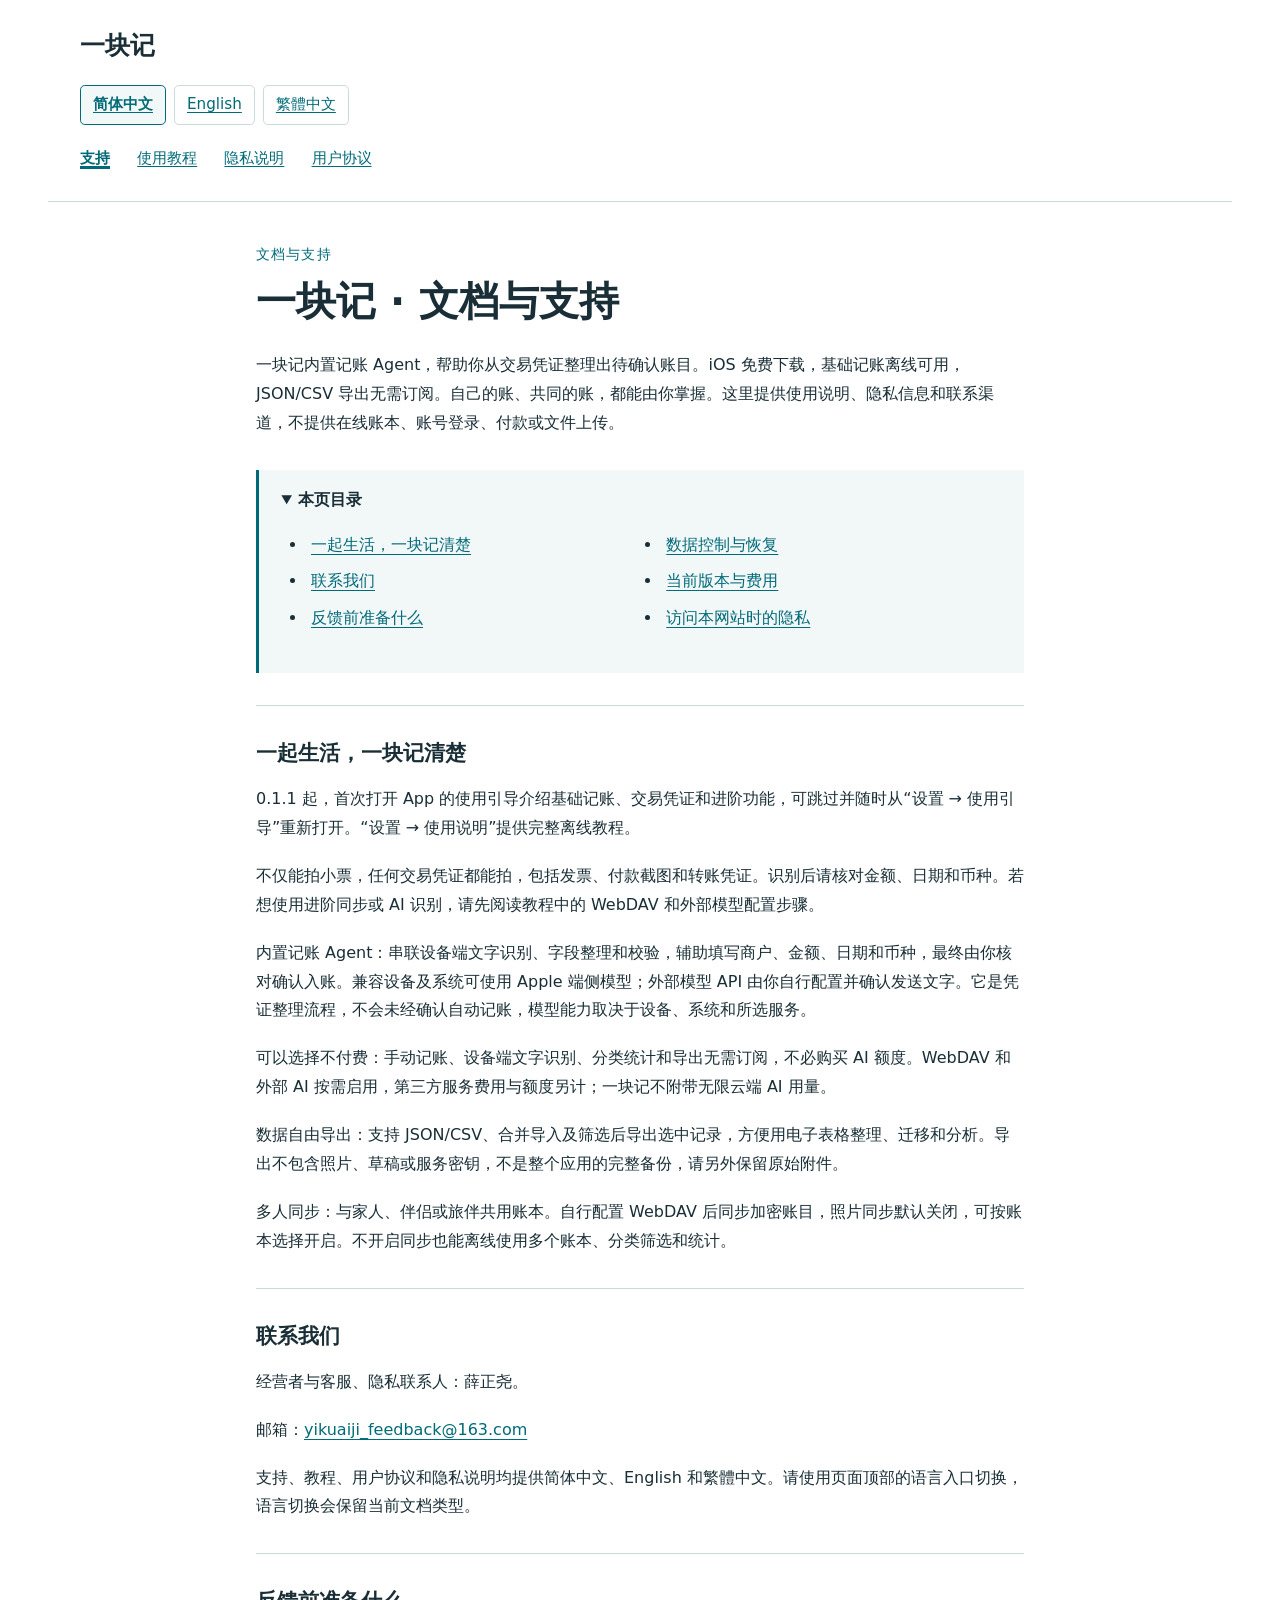
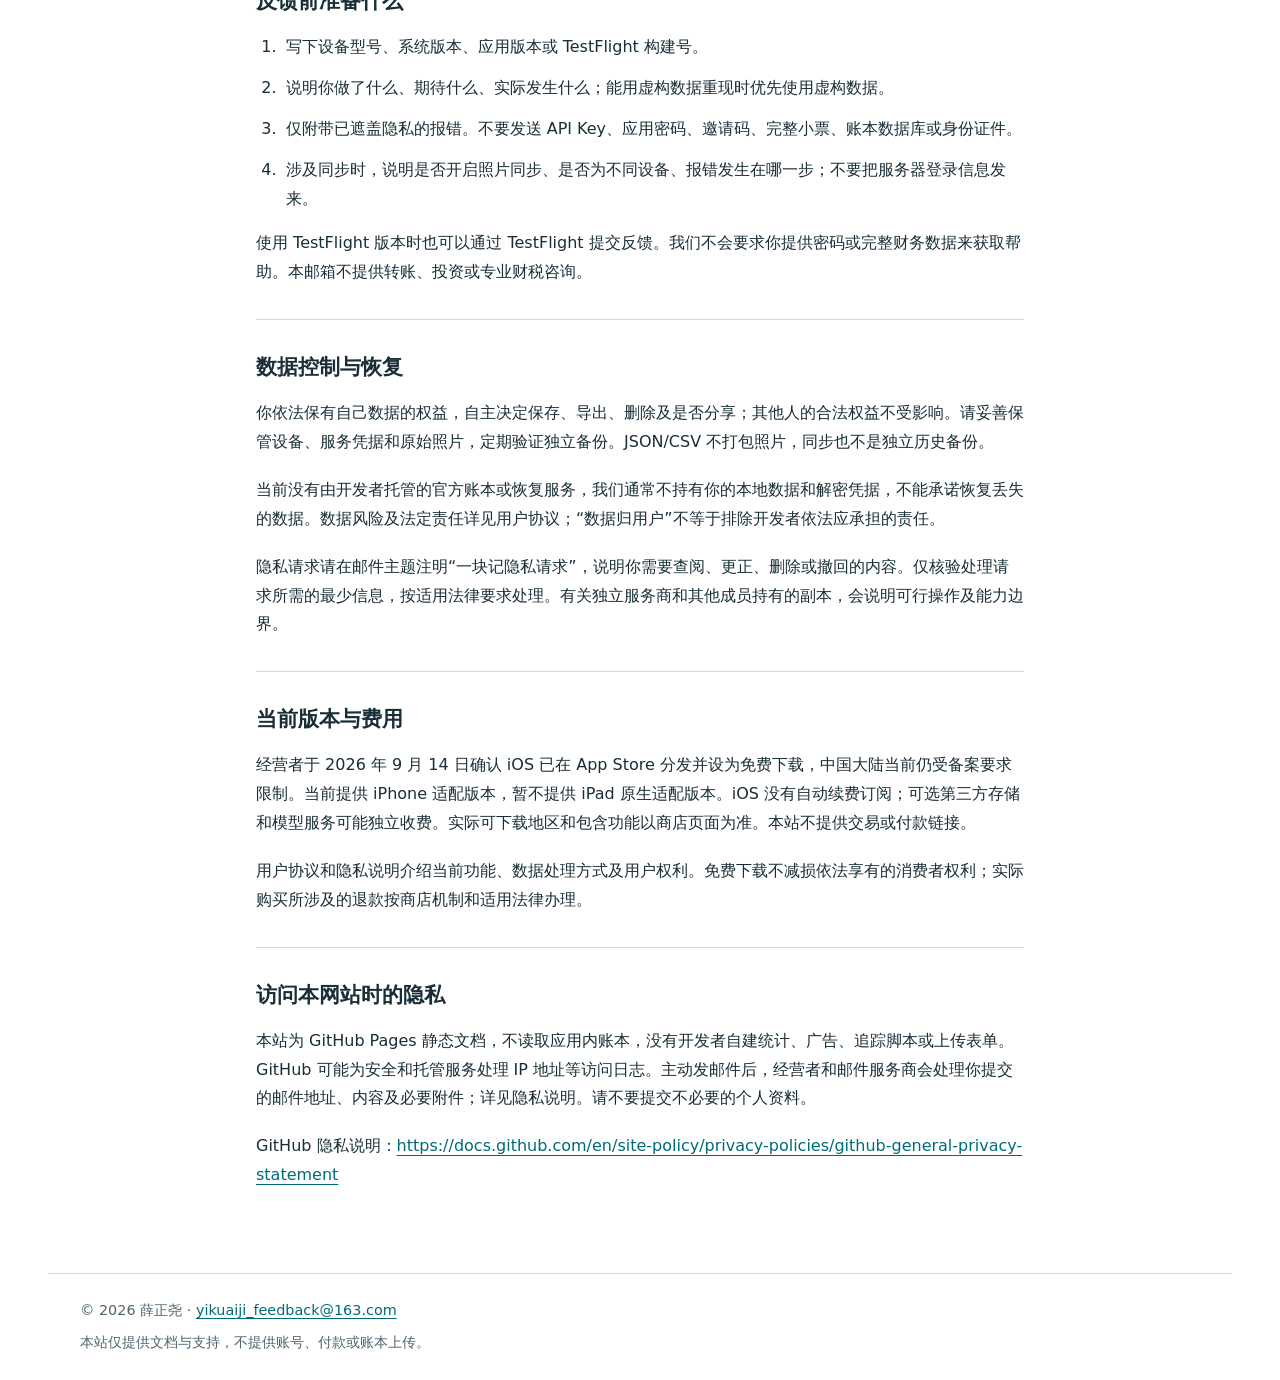
<file: index.html>
<!doctype html>
<html lang="zh-Hans">
<head>
<meta charset="utf-8">
<meta name="viewport" content="width=device-width, initial-scale=1">
<meta name="referrer" content="no-referrer">
<meta http-equiv="Content-Security-Policy" content="default-src 'none'; style-src 'self'; img-src 'self'; base-uri 'none'; form-action 'none'">
<title>一块记 · 文档与支持 · YiKuaiJi</title>
<meta name="description" content="一块记使用教程、数据与隐私说明、用户协议及官方支持联系方式。">
<link rel="alternate" hreflang="zh-Hans" href="index.html">
<link rel="alternate" hreflang="en" href="index-en.html">
<link rel="alternate" hreflang="zh-Hant" href="index-zh-Hant.html">
<link rel="stylesheet" href="styles.css">
</head>
<body>
<a class="skip" href="#main">跳转到正文</a>
<header><a class="brand" href="index.html">一块记</a>
<nav class="languages" aria-label="语言"><a lang="zh-Hans" hreflang="zh-Hans" href="index.html" aria-current="true">简体中文</a>
<a lang="en" hreflang="en" href="index-en.html">English</a>
<a lang="zh-Hant" hreflang="zh-Hant" href="index-zh-Hant.html">繁體中文</a></nav>
<nav aria-label="文档导航"><a href="index.html" aria-current="page">支持</a>
<a href="guide.html">使用教程</a>
<a href="privacy.html">隐私说明</a>
<a href="terms.html">用户协议</a></nav></header>
<main id="main"><p class="eyebrow">文档与支持</p>
<h1>一块记 · 文档与支持</h1>
<p>一块记内置记账 Agent，帮助你从交易凭证整理出待确认账目。iOS 免费下载，基础记账离线可用，JSON&#47;CSV 导出无需订阅。自己的账、共同的账，都能由你掌握。这里提供使用说明、隐私信息和联系渠道，不提供在线账本、账号登录、付款或文件上传。</p><details class="contents" open><summary>本页目录</summary><ul><li><a href="#section-1">一起生活，一块记清楚</a></li><li><a href="#section-2">联系我们</a></li><li><a href="#section-3">反馈前准备什么</a></li><li><a href="#section-4">数据控制与恢复</a></li><li><a href="#section-5">当前版本与费用</a></li><li><a href="#section-6">访问本网站时的隐私</a></li></ul></details><section aria-labelledby="section-1"><h2 id="section-1">一起生活，一块记清楚</h2><p>0.1.1 起，首次打开 App 的使用引导介绍基础记账、交易凭证和进阶功能，可跳过并随时从“设置 → 使用引导”重新打开。“设置 → 使用说明”提供完整离线教程。</p>
<p>不仅能拍小票，任何交易凭证都能拍，包括发票、付款截图和转账凭证。识别后请核对金额、日期和币种。若想使用进阶同步或 AI 识别，请先阅读教程中的 WebDAV 和外部模型配置步骤。</p>
<p>内置记账 Agent：串联设备端文字识别、字段整理和校验，辅助填写商户、金额、日期和币种，最终由你核对确认入账。兼容设备及系统可使用 Apple 端侧模型；外部模型 API 由你自行配置并确认发送文字。它是凭证整理流程，不会未经确认自动记账，模型能力取决于设备、系统和所选服务。</p>
<p>可以选择不付费：手动记账、设备端文字识别、分类统计和导出无需订阅，不必购买 AI 额度。WebDAV 和外部 AI 按需启用，第三方服务费用与额度另计；一块记不附带无限云端 AI 用量。</p>
<p>数据自由导出：支持 JSON&#47;CSV、合并导入及筛选后导出选中记录，方便用电子表格整理、迁移和分析。导出不包含照片、草稿或服务密钥，不是整个应用的完整备份，请另外保留原始附件。</p>
<p>多人同步：与家人、伴侣或旅伴共用账本。自行配置 WebDAV 后同步加密账目，照片同步默认关闭，可按账本选择开启。不开启同步也能离线使用多个账本、分类筛选和统计。</p></section><section aria-labelledby="section-2"><h2 id="section-2">联系我们</h2><p>经营者与客服、隐私联系人：薛正尧。</p>
<p>邮箱：<a href="mailto:yikuaiji_feedback@163.com" rel="noreferrer">yikuaiji_feedback@163.com</a></p>
<p>支持、教程、用户协议和隐私说明均提供简体中文、English 和繁體中文。请使用页面顶部的语言入口切换，语言切换会保留当前文档类型。</p></section><section aria-labelledby="section-3"><h2 id="section-3">反馈前准备什么</h2><ol><li>写下设备型号、系统版本、应用版本或 TestFlight 构建号。</li><li>说明你做了什么、期待什么、实际发生什么；能用虚构数据重现时优先使用虚构数据。</li><li>仅附带已遮盖隐私的报错。不要发送 API Key、应用密码、邀请码、完整小票、账本数据库或身份证件。</li><li>涉及同步时，说明是否开启照片同步、是否为不同设备、报错发生在哪一步；不要把服务器登录信息发来。</li></ol>
<p>使用 TestFlight 版本时也可以通过 TestFlight 提交反馈。我们不会要求你提供密码或完整财务数据来获取帮助。本邮箱不提供转账、投资或专业财税咨询。</p></section><section aria-labelledby="section-4"><h2 id="section-4">数据控制与恢复</h2><p>你依法保有自己数据的权益，自主决定保存、导出、删除及是否分享；其他人的合法权益不受影响。请妥善保管设备、服务凭据和原始照片，定期验证独立备份。JSON&#47;CSV 不打包照片，同步也不是独立历史备份。</p>
<p>当前没有由开发者托管的官方账本或恢复服务，我们通常不持有你的本地数据和解密凭据，不能承诺恢复丢失的数据。数据风险及法定责任详见用户协议；“数据归用户”不等于排除开发者依法应承担的责任。</p>
<p>隐私请求请在邮件主题注明“一块记隐私请求”，说明你需要查阅、更正、删除或撤回的内容。仅核验处理请求所需的最少信息，按适用法律要求处理。有关独立服务商和其他成员持有的副本，会说明可行操作及能力边界。</p></section><section aria-labelledby="section-5"><h2 id="section-5">当前版本与费用</h2><p>经营者于 2026 年 9 月 14 日确认 iOS 已在 App Store 分发并设为免费下载，中国大陆当前仍受备案要求限制。当前提供 iPhone 适配版本，暂不提供 iPad 原生适配版本。iOS 没有自动续费订阅；可选第三方存储和模型服务可能独立收费。实际可下载地区和包含功能以商店页面为准。本站不提供交易或付款链接。</p>
<p>用户协议和隐私说明介绍当前功能、数据处理方式及用户权利。免费下载不减损依法享有的消费者权利；实际购买所涉及的退款按商店机制和适用法律办理。</p></section><section aria-labelledby="section-6"><h2 id="section-6">访问本网站时的隐私</h2><p>本站为 GitHub Pages 静态文档，不读取应用内账本，没有开发者自建统计、广告、追踪脚本或上传表单。GitHub 可能为安全和托管服务处理 IP 地址等访问日志。主动发邮件后，经营者和邮件服务商会处理你提交的邮件地址、内容及必要附件；详见隐私说明。请不要提交不必要的个人资料。</p>
<p>GitHub 隐私说明：<a href="https:&#47;&#47;docs.github.com&#47;en&#47;site-policy&#47;privacy-policies&#47;github-general-privacy-statement" rel="noreferrer">https:&#47;&#47;docs.github.com&#47;en&#47;site-policy&#47;privacy-policies&#47;github-general-privacy-statement</a></p></section>
</main>
<footer>© 2026 薛正尧 · <a href="mailto:yikuaiji_feedback@163.com">yikuaiji_feedback@163.com</a>
<p>本站仅提供文档与支持，不提供账号、付款或账本上传。</p></footer>
</body></html>
</file>
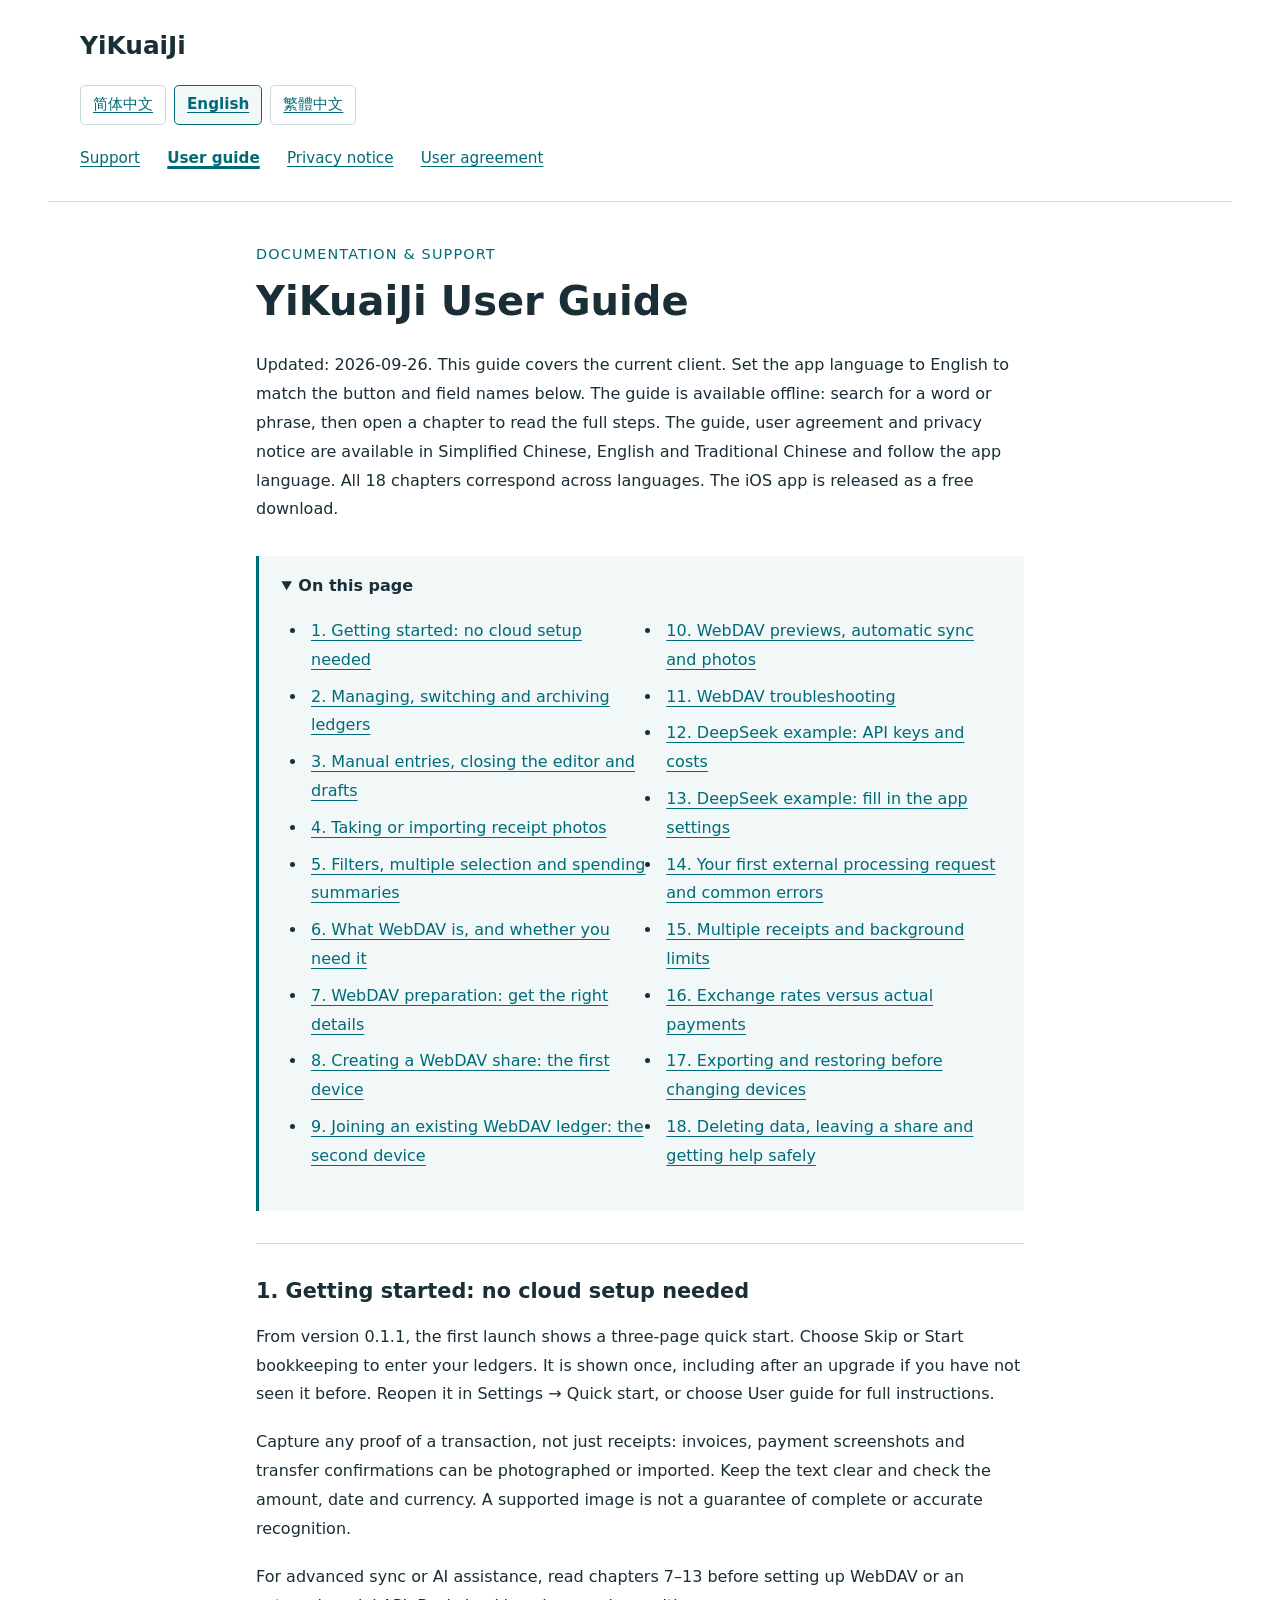
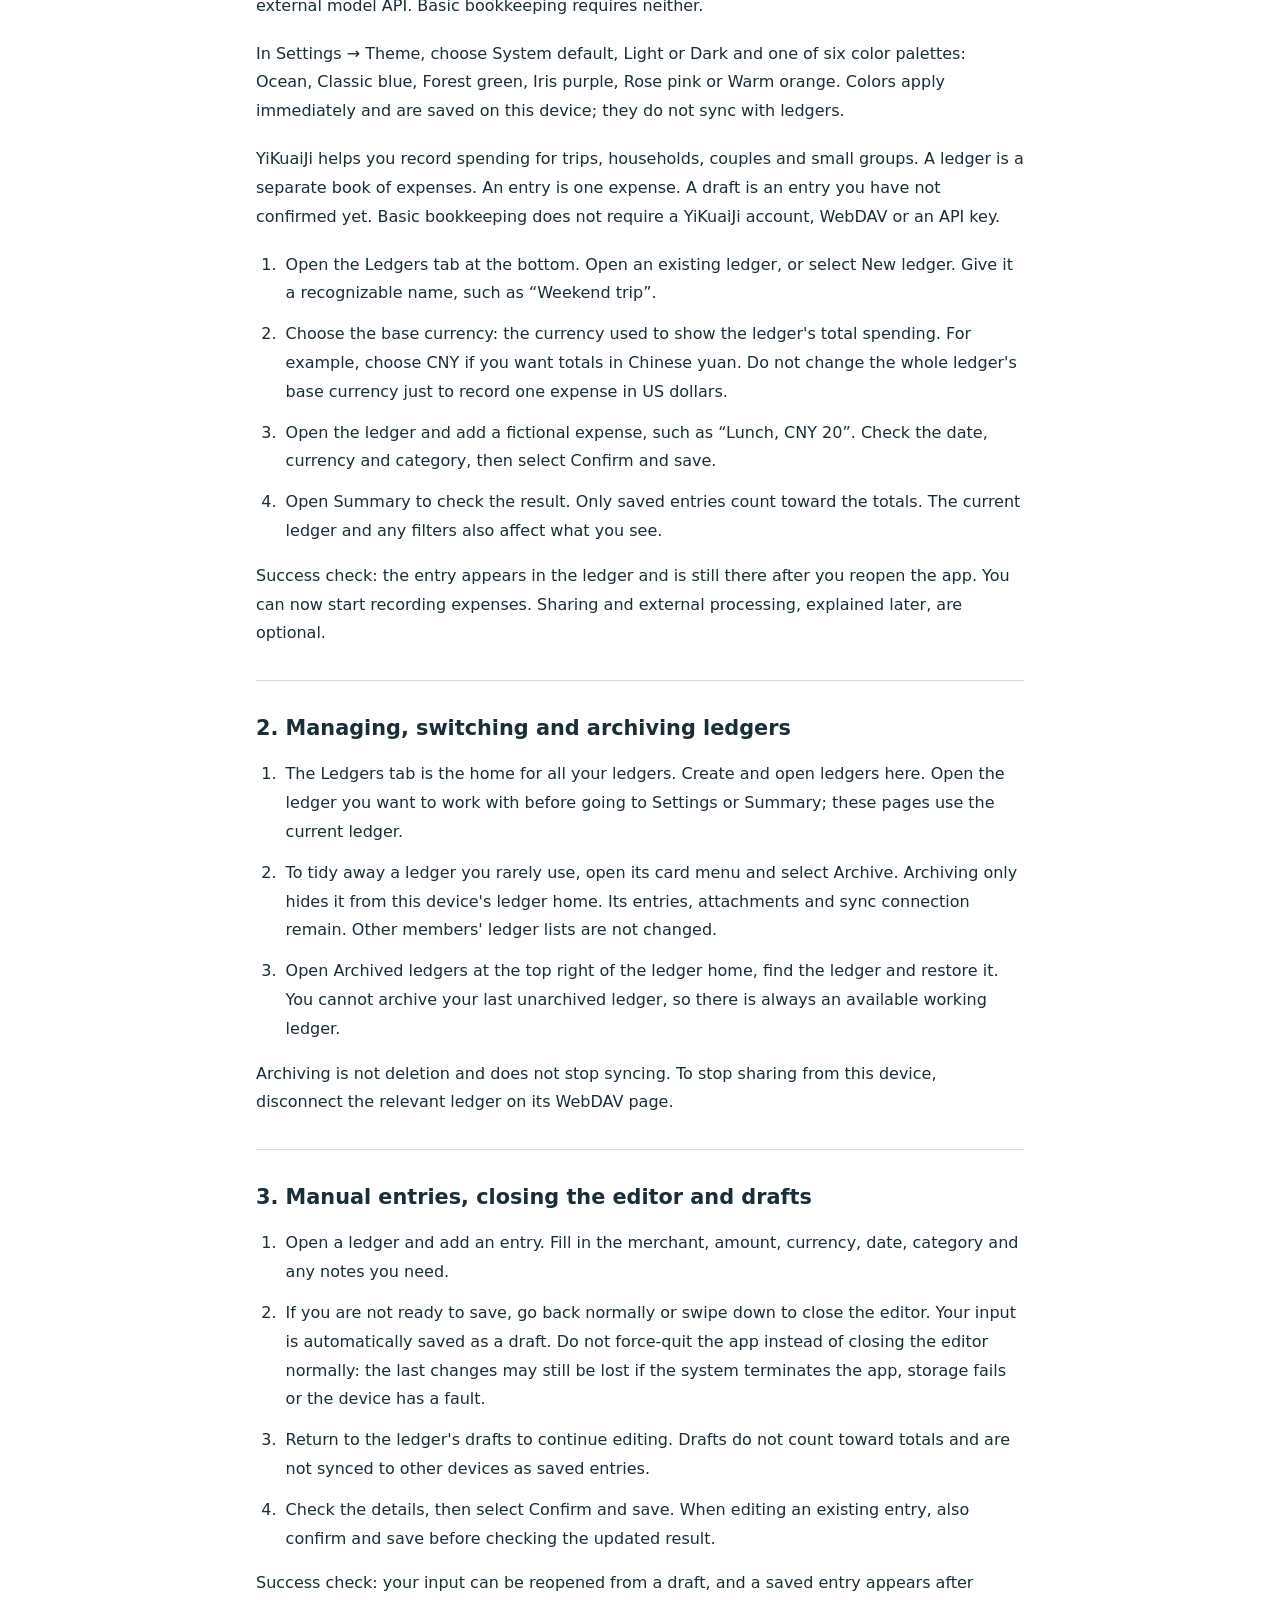
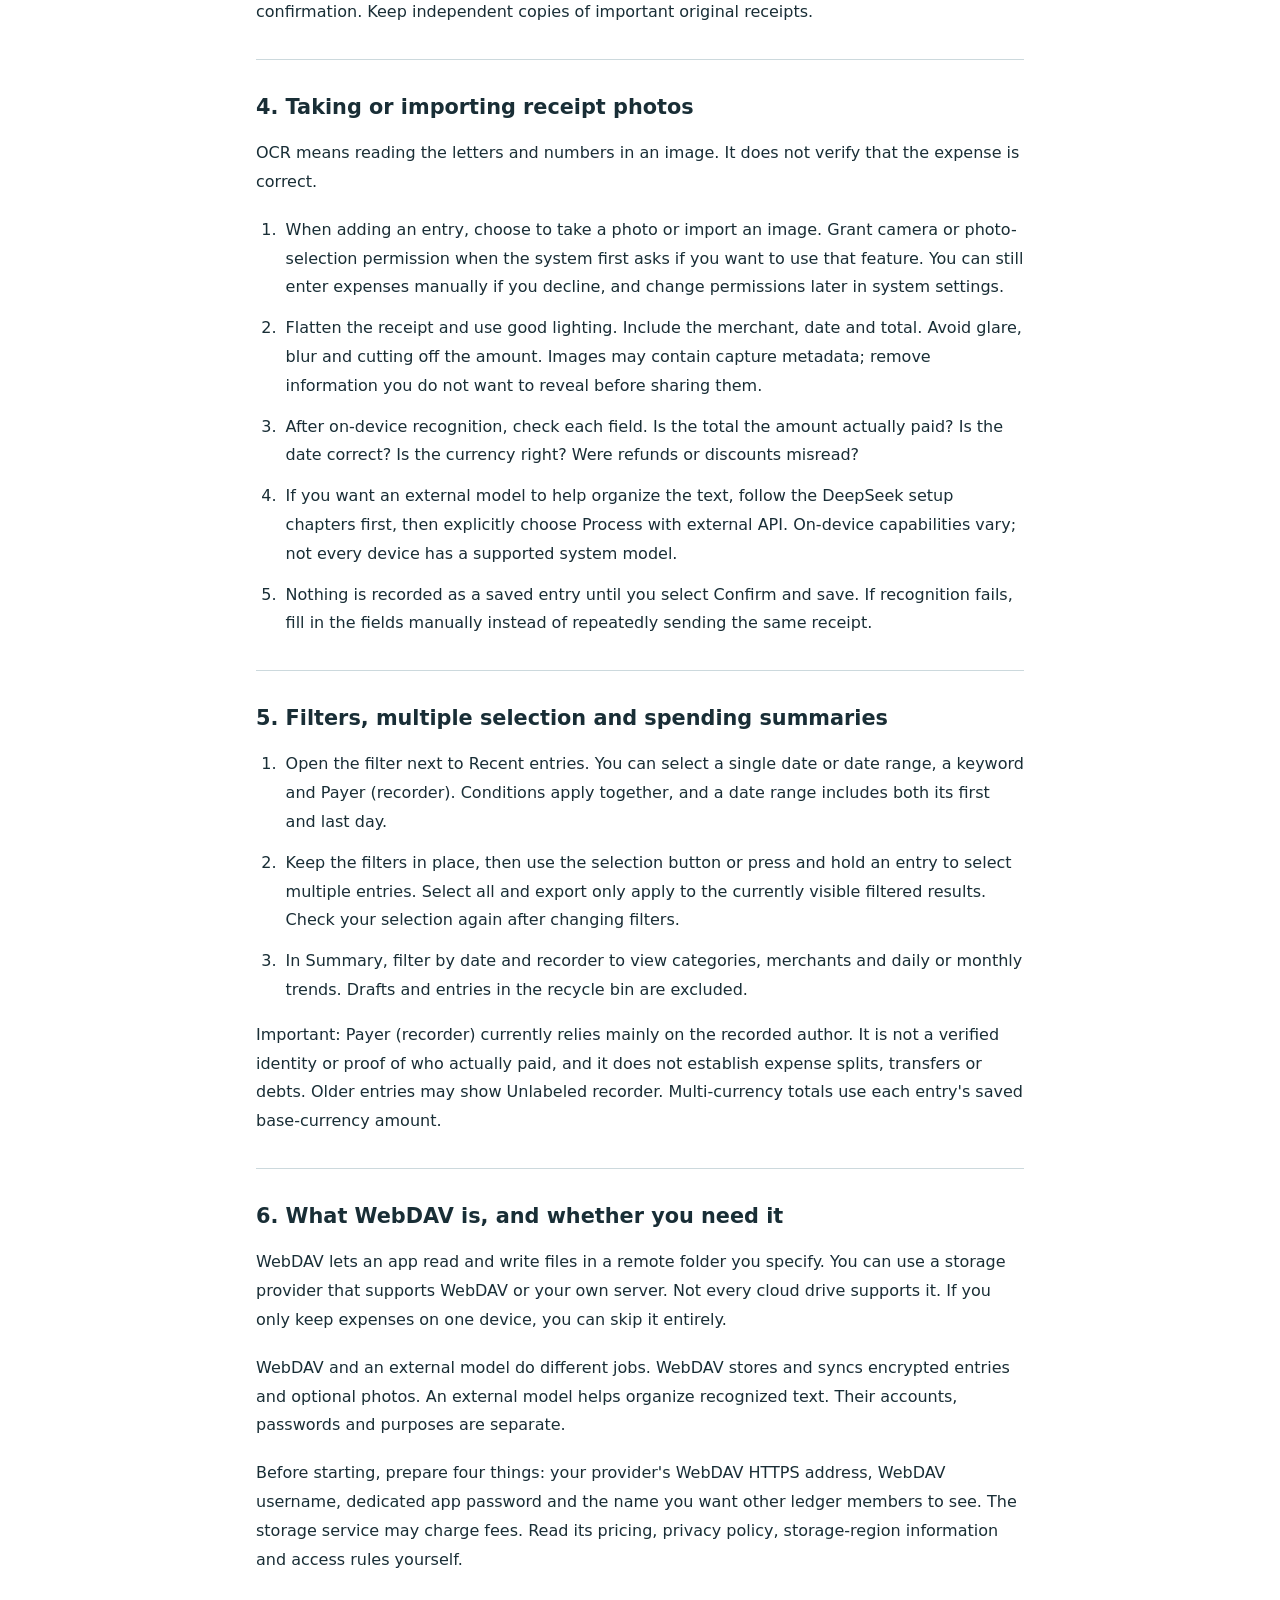
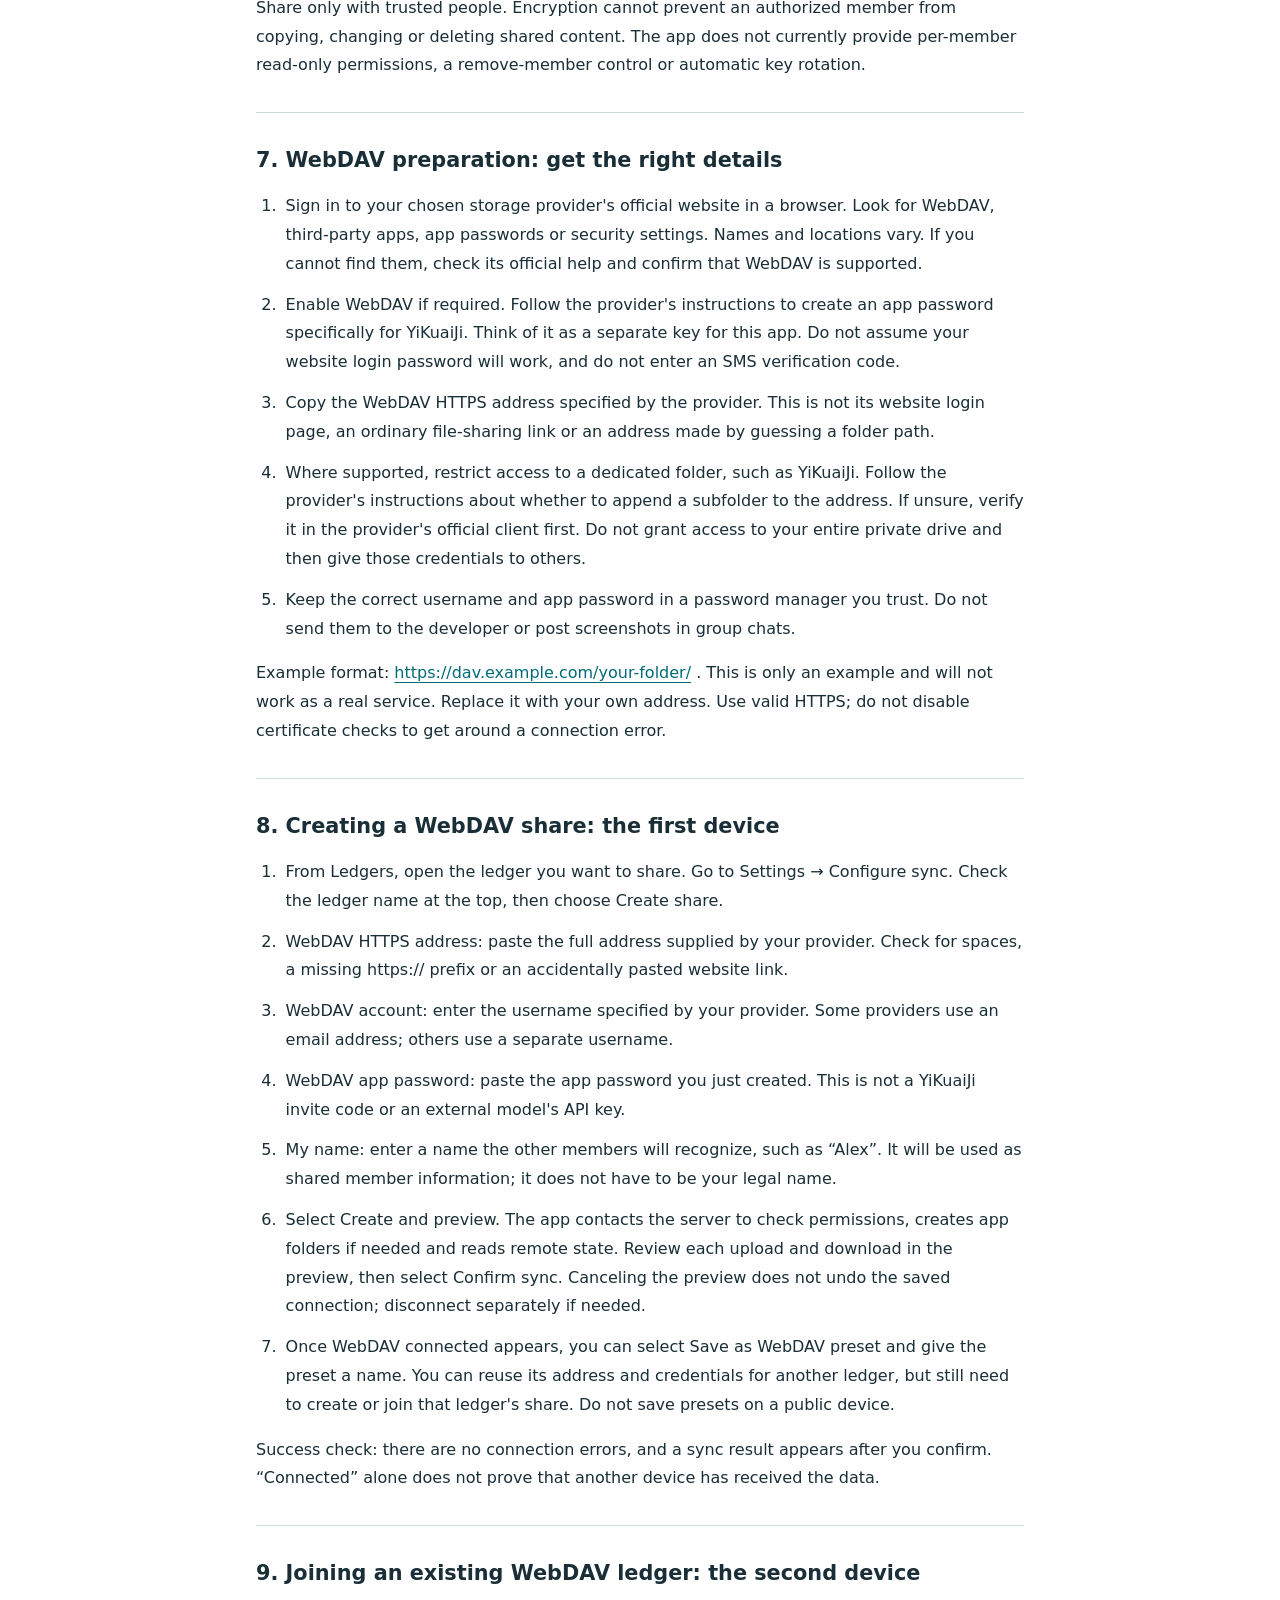
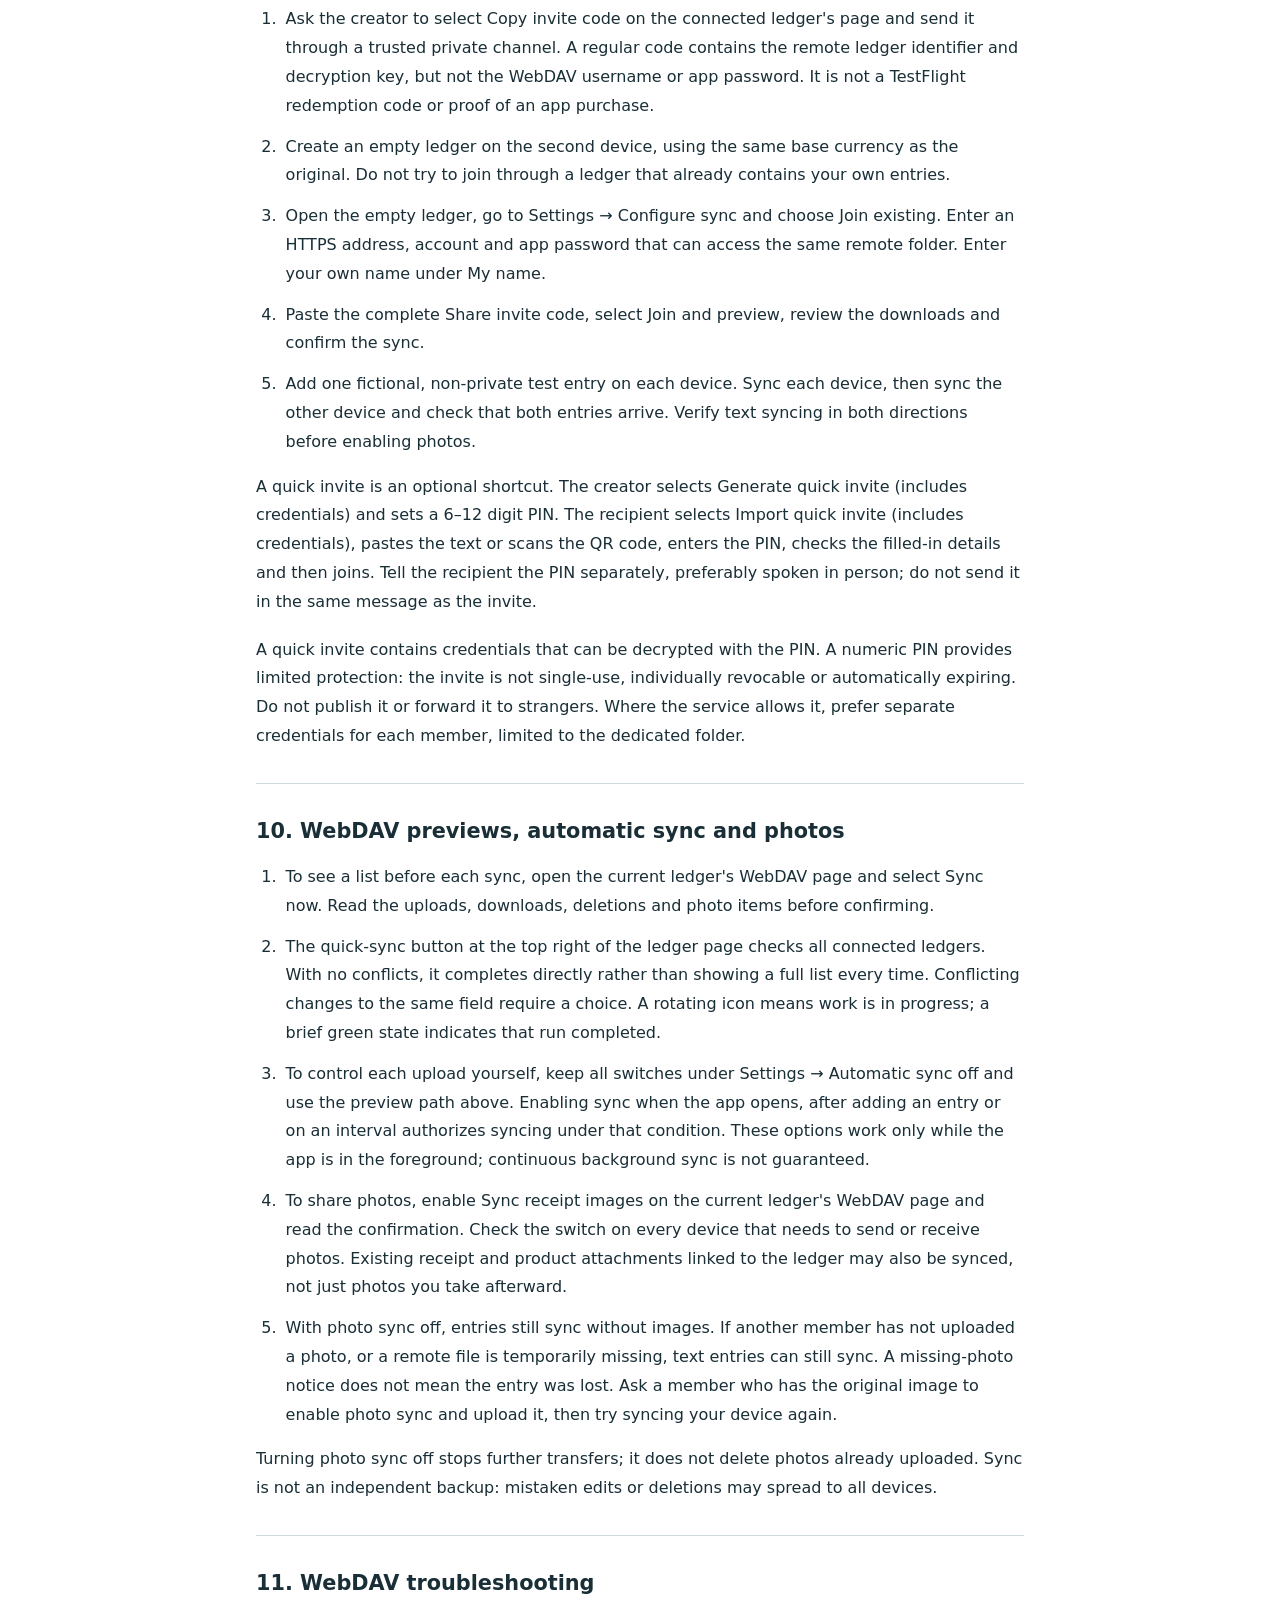
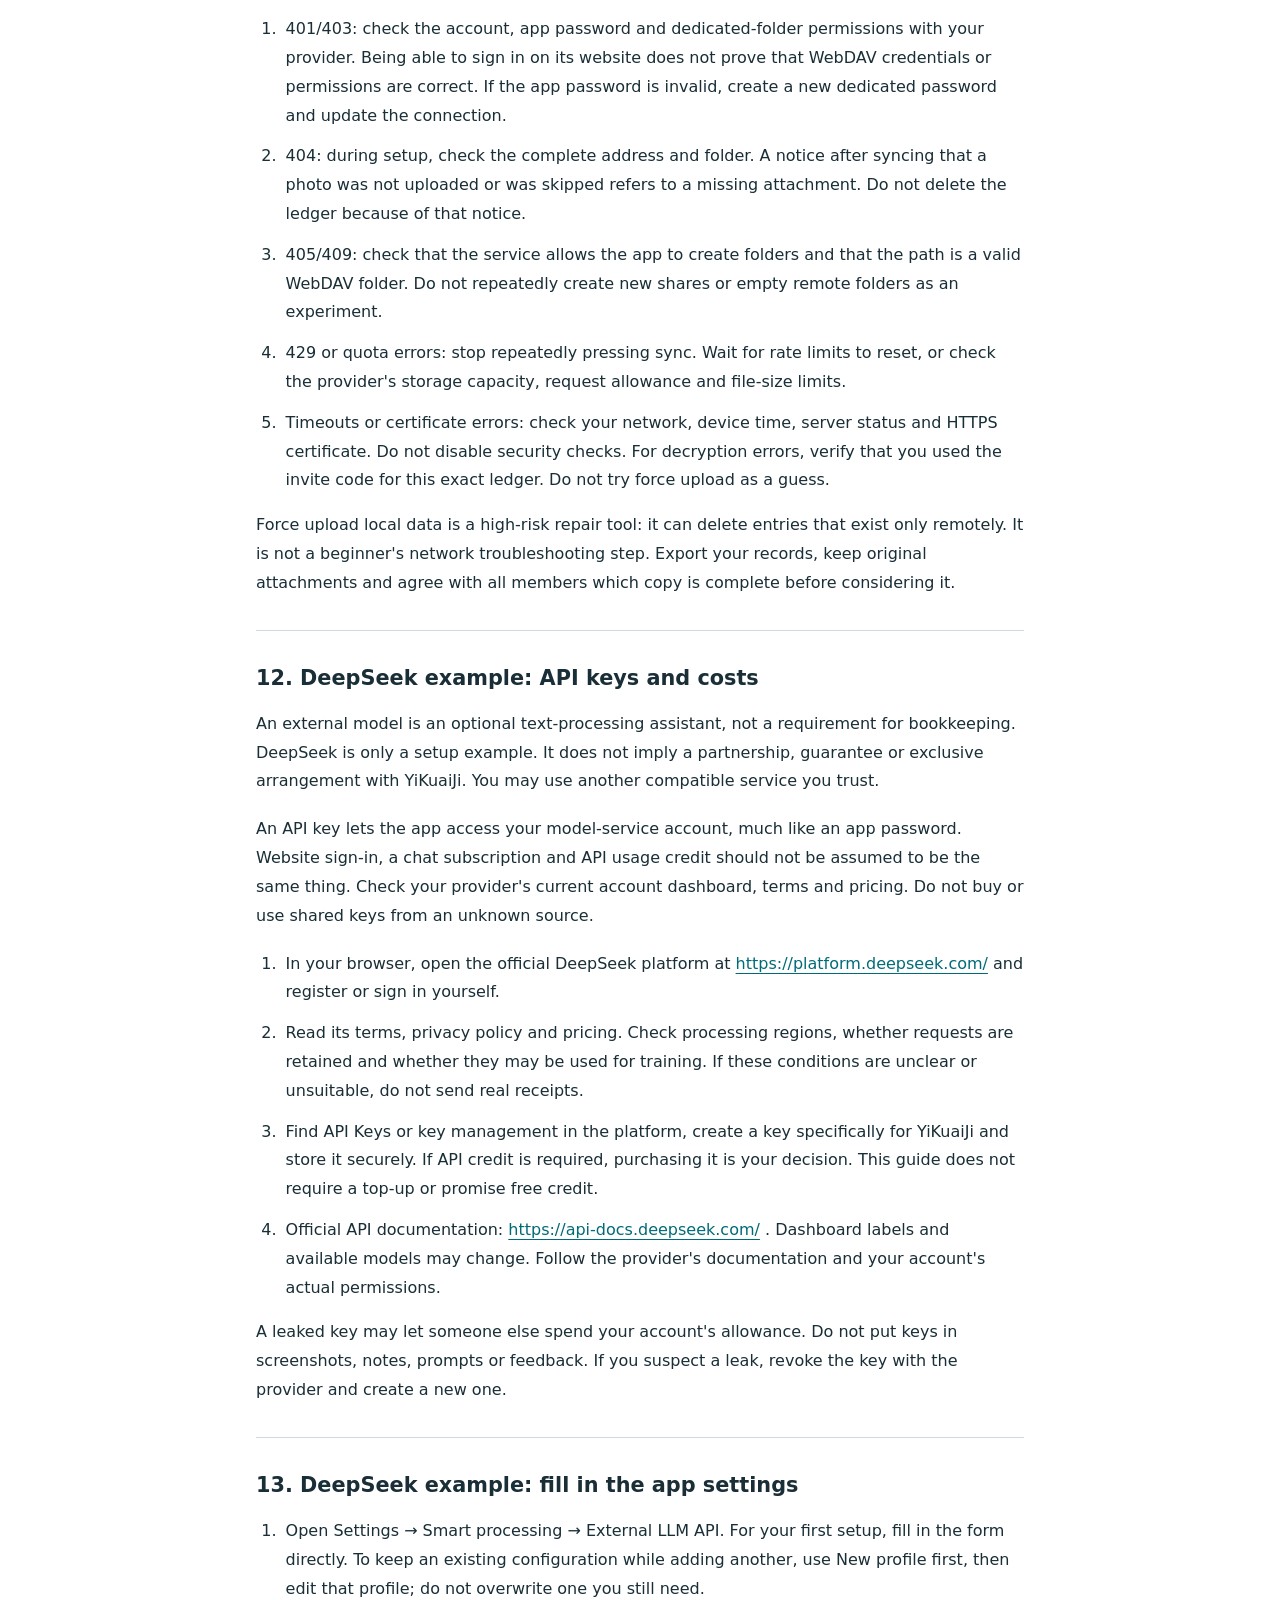
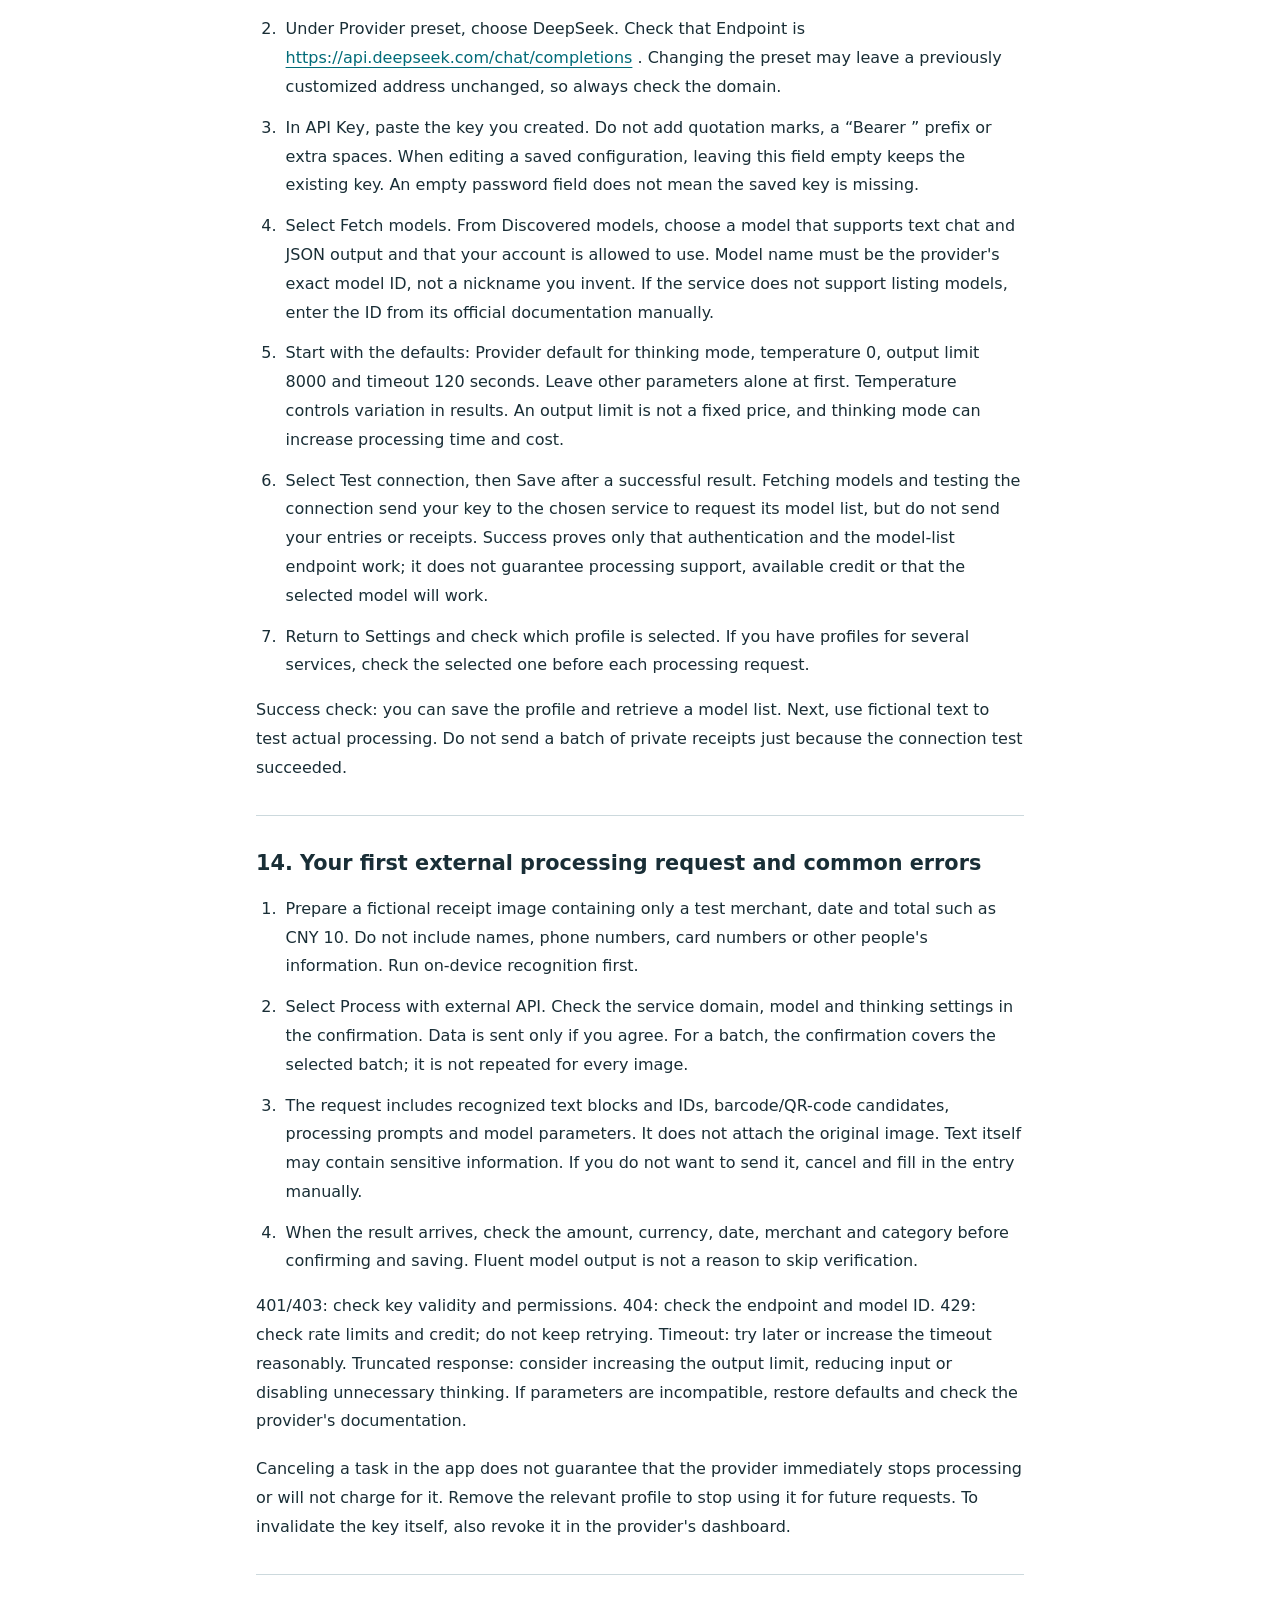
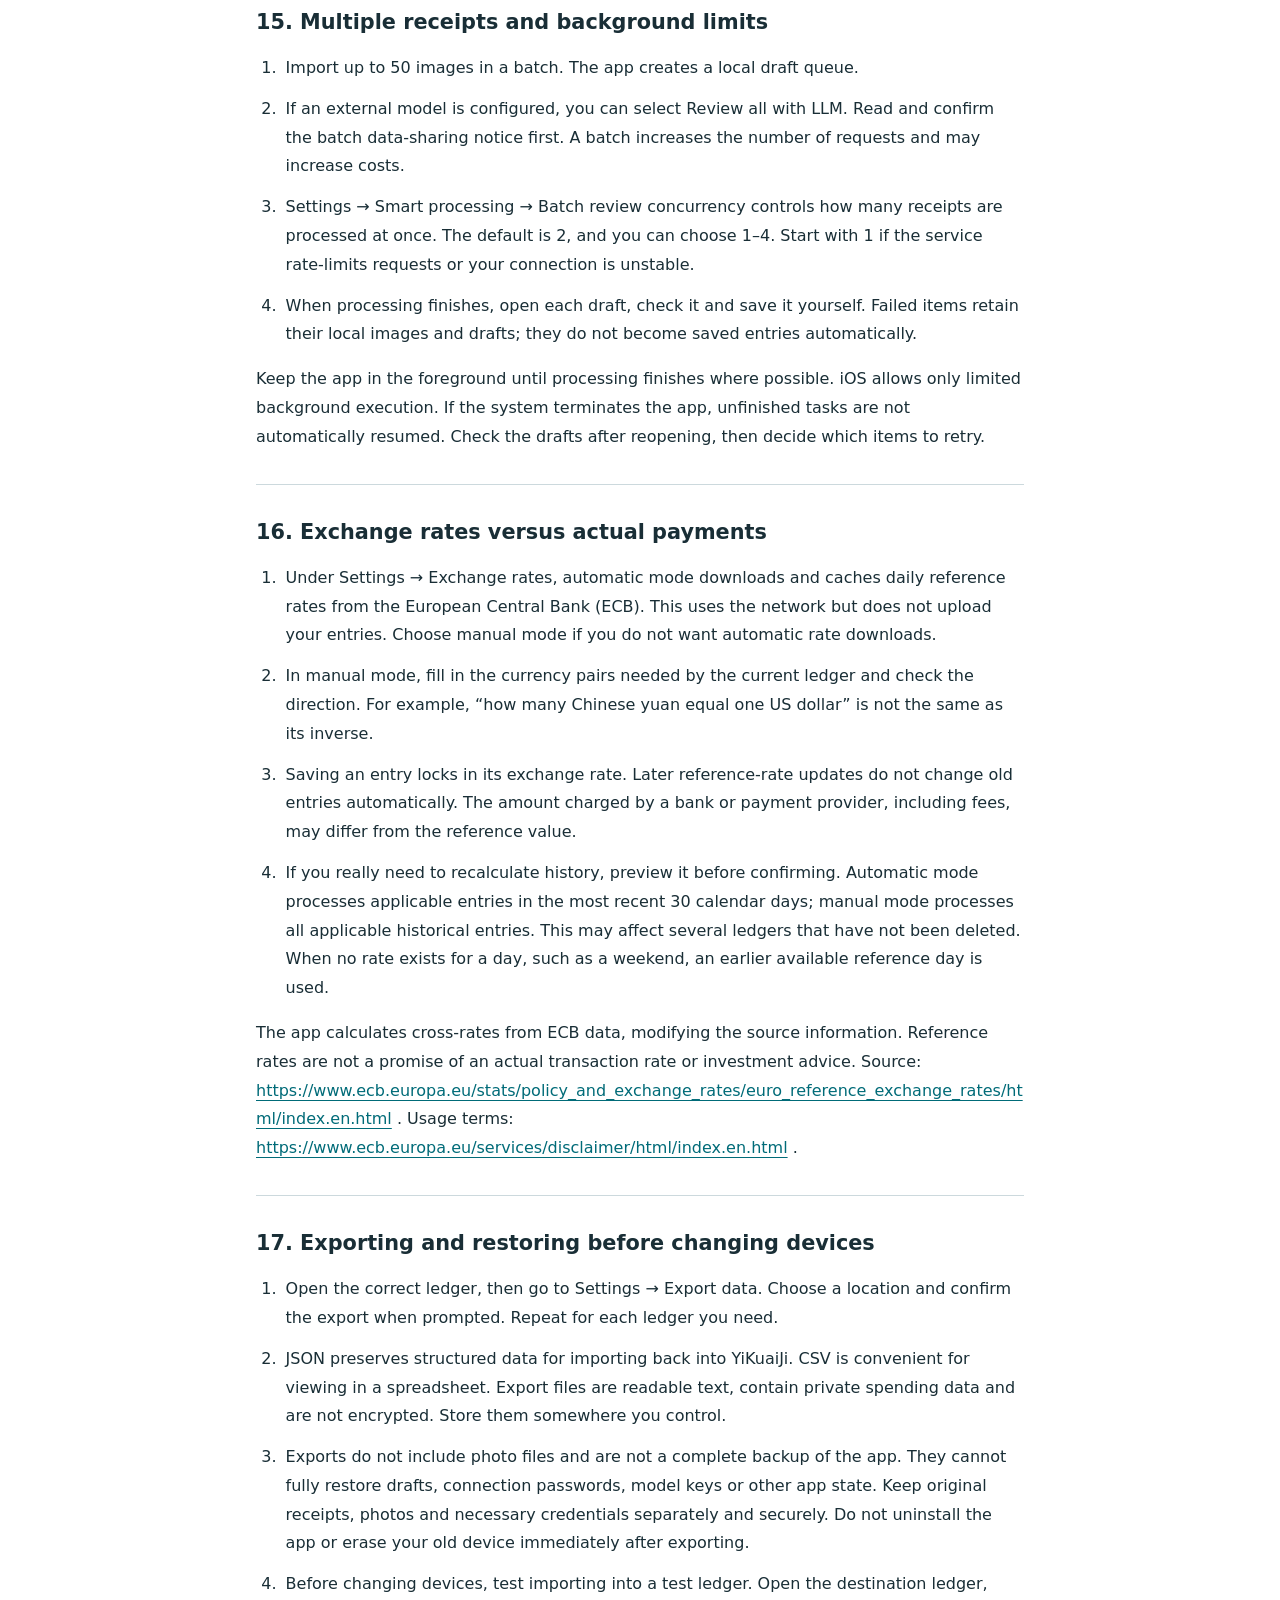
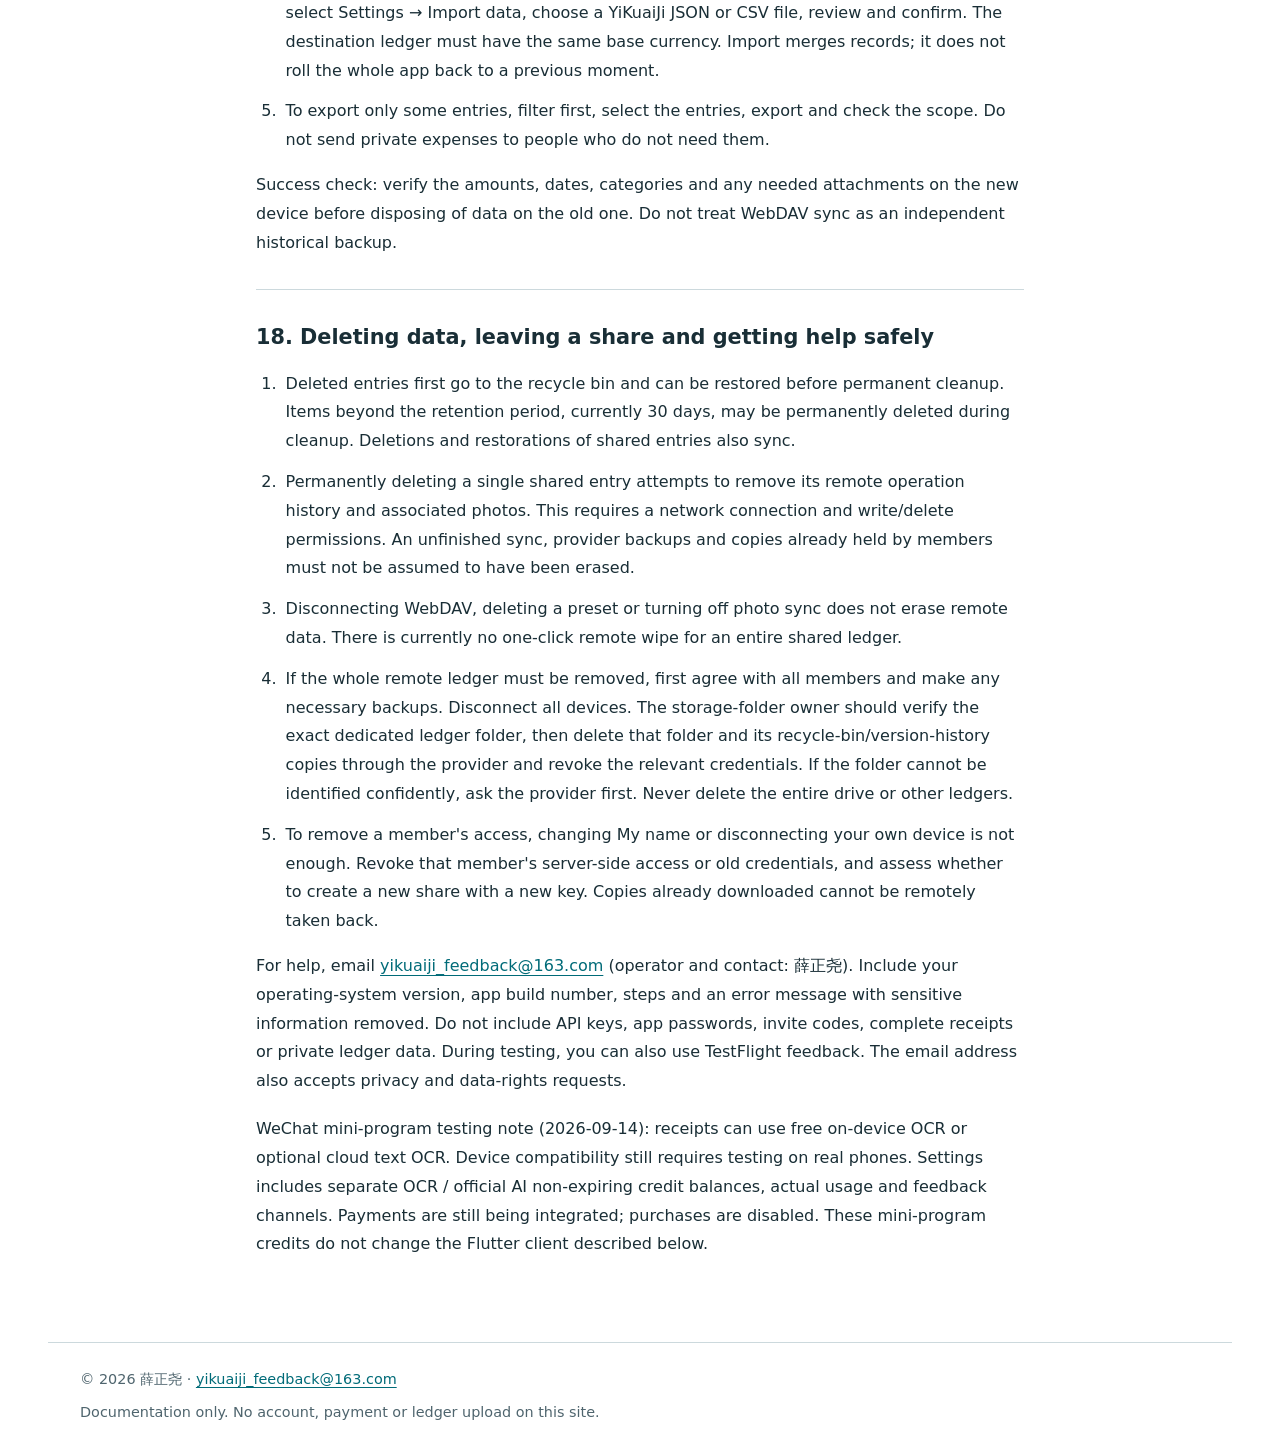
<file: guide-en.html>
<!doctype html>
<html lang="en">
<head>
<meta charset="utf-8">
<meta name="viewport" content="width=device-width, initial-scale=1">
<meta name="referrer" content="no-referrer">
<meta http-equiv="Content-Security-Policy" content="default-src 'none'; style-src 'self'; img-src 'self'; base-uri 'none'; form-action 'none'">
<title>YiKuaiJi User Guide · YiKuaiJi</title>
<meta name="description" content="YiKuaiJi offline-first shared ledger: step-by-step guide, privacy and support.">
<link rel="alternate" hreflang="zh-Hans" href="guide.html">
<link rel="alternate" hreflang="en" href="guide-en.html">
<link rel="alternate" hreflang="zh-Hant" href="guide-zh-Hant.html">
<link rel="stylesheet" href="styles.css">
</head>
<body>
<a class="skip" href="#main">Skip to content</a>
<header><a class="brand" href="index-en.html">YiKuaiJi</a>
<nav class="languages" aria-label="Language"><a lang="zh-Hans" hreflang="zh-Hans" href="guide.html">简体中文</a>
<a lang="en" hreflang="en" href="guide-en.html" aria-current="true">English</a>
<a lang="zh-Hant" hreflang="zh-Hant" href="guide-zh-Hant.html">繁體中文</a></nav>
<nav aria-label="Documents"><a href="index-en.html">Support</a>
<a href="guide-en.html" aria-current="page">User guide</a>
<a href="privacy-en.html">Privacy notice</a>
<a href="terms-en.html">User agreement</a></nav></header>
<main id="main"><p class="eyebrow">DOCUMENTATION & SUPPORT</p>
<h1>YiKuaiJi User Guide</h1>
<p>Updated: 2026-09-26. This guide covers the current client. Set the app language to English to match the button and field names below. The guide is available offline: search for a word or phrase, then open a chapter to read the full steps. The guide, user agreement and privacy notice are available in Simplified Chinese, English and Traditional Chinese and follow the app language. All 18 chapters correspond across languages. The iOS app is released as a free download.</p><details class="contents" open><summary>On this page</summary><ul><li><a href="#section-1">1. Getting started: no cloud setup needed</a></li><li><a href="#section-2">2. Managing, switching and archiving ledgers</a></li><li><a href="#section-3">3. Manual entries, closing the editor and drafts</a></li><li><a href="#section-4">4. Taking or importing receipt photos</a></li><li><a href="#section-5">5. Filters, multiple selection and spending summaries</a></li><li><a href="#section-6">6. What WebDAV is, and whether you need it</a></li><li><a href="#section-7">7. WebDAV preparation: get the right details</a></li><li><a href="#section-8">8. Creating a WebDAV share: the first device</a></li><li><a href="#section-9">9. Joining an existing WebDAV ledger: the second device</a></li><li><a href="#section-10">10. WebDAV previews, automatic sync and photos</a></li><li><a href="#section-11">11. WebDAV troubleshooting</a></li><li><a href="#section-12">12. DeepSeek example: API keys and costs</a></li><li><a href="#section-13">13. DeepSeek example: fill in the app settings</a></li><li><a href="#section-14">14. Your first external processing request and common errors</a></li><li><a href="#section-15">15. Multiple receipts and background limits</a></li><li><a href="#section-16">16. Exchange rates versus actual payments</a></li><li><a href="#section-17">17. Exporting and restoring before changing devices</a></li><li><a href="#section-18">18. Deleting data, leaving a share and getting help safely</a></li></ul></details><section aria-labelledby="section-1"><h2 id="section-1">1. Getting started: no cloud setup needed</h2><p>From version 0.1.1, the first launch shows a three-page quick start. Choose Skip or Start bookkeeping to enter your ledgers. It is shown once, including after an upgrade if you have not seen it before. Reopen it in Settings → Quick start, or choose User guide for full instructions.</p>
<p>Capture any proof of a transaction, not just receipts: invoices, payment screenshots and transfer confirmations can be photographed or imported. Keep the text clear and check the amount, date and currency. A supported image is not a guarantee of complete or accurate recognition.</p>
<p>For advanced sync or AI assistance, read chapters 7–13 before setting up WebDAV or an external model API. Basic bookkeeping requires neither.</p>
<p>In Settings → Theme, choose System default, Light or Dark and one of six color palettes: Ocean, Classic blue, Forest green, Iris purple, Rose pink or Warm orange. Colors apply immediately and are saved on this device; they do not sync with ledgers.</p>
<p>YiKuaiJi helps you record spending for trips, households, couples and small groups. A ledger is a separate book of expenses. An entry is one expense. A draft is an entry you have not confirmed yet. Basic bookkeeping does not require a YiKuaiJi account, WebDAV or an API key.</p>
<ol><li>Open the Ledgers tab at the bottom. Open an existing ledger, or select New ledger. Give it a recognizable name, such as “Weekend trip”.</li><li>Choose the base currency: the currency used to show the ledger&#39;s total spending. For example, choose CNY if you want totals in Chinese yuan. Do not change the whole ledger&#39;s base currency just to record one expense in US dollars.</li><li>Open the ledger and add a fictional expense, such as “Lunch, CNY 20”. Check the date, currency and category, then select Confirm and save.</li><li>Open Summary to check the result. Only saved entries count toward the totals. The current ledger and any filters also affect what you see.</li></ol>
<p>Success check: the entry appears in the ledger and is still there after you reopen the app. You can now start recording expenses. Sharing and external processing, explained later, are optional.</p></section><section aria-labelledby="section-2"><h2 id="section-2">2. Managing, switching and archiving ledgers</h2><ol><li>The Ledgers tab is the home for all your ledgers. Create and open ledgers here. Open the ledger you want to work with before going to Settings or Summary; these pages use the current ledger.</li><li>To tidy away a ledger you rarely use, open its card menu and select Archive. Archiving only hides it from this device&#39;s ledger home. Its entries, attachments and sync connection remain. Other members&#39; ledger lists are not changed.</li><li>Open Archived ledgers at the top right of the ledger home, find the ledger and restore it. You cannot archive your last unarchived ledger, so there is always an available working ledger.</li></ol>
<p>Archiving is not deletion and does not stop syncing. To stop sharing from this device, disconnect the relevant ledger on its WebDAV page.</p></section><section aria-labelledby="section-3"><h2 id="section-3">3. Manual entries, closing the editor and drafts</h2><ol><li>Open a ledger and add an entry. Fill in the merchant, amount, currency, date, category and any notes you need.</li><li>If you are not ready to save, go back normally or swipe down to close the editor. Your input is automatically saved as a draft. Do not force-quit the app instead of closing the editor normally: the last changes may still be lost if the system terminates the app, storage fails or the device has a fault.</li><li>Return to the ledger&#39;s drafts to continue editing. Drafts do not count toward totals and are not synced to other devices as saved entries.</li><li>Check the details, then select Confirm and save. When editing an existing entry, also confirm and save before checking the updated result.</li></ol>
<p>Success check: your input can be reopened from a draft, and a saved entry appears after confirmation. Keep independent copies of important original receipts.</p></section><section aria-labelledby="section-4"><h2 id="section-4">4. Taking or importing receipt photos</h2><p>OCR means reading the letters and numbers in an image. It does not verify that the expense is correct.</p>
<ol><li>When adding an entry, choose to take a photo or import an image. Grant camera or photo-selection permission when the system first asks if you want to use that feature. You can still enter expenses manually if you decline, and change permissions later in system settings.</li><li>Flatten the receipt and use good lighting. Include the merchant, date and total. Avoid glare, blur and cutting off the amount. Images may contain capture metadata; remove information you do not want to reveal before sharing them.</li><li>After on-device recognition, check each field. Is the total the amount actually paid? Is the date correct? Is the currency right? Were refunds or discounts misread?</li><li>If you want an external model to help organize the text, follow the DeepSeek setup chapters first, then explicitly choose Process with external API. On-device capabilities vary; not every device has a supported system model.</li><li>Nothing is recorded as a saved entry until you select Confirm and save. If recognition fails, fill in the fields manually instead of repeatedly sending the same receipt.</li></ol></section><section aria-labelledby="section-5"><h2 id="section-5">5. Filters, multiple selection and spending summaries</h2><ol><li>Open the filter next to Recent entries. You can select a single date or date range, a keyword and Payer (recorder). Conditions apply together, and a date range includes both its first and last day.</li><li>Keep the filters in place, then use the selection button or press and hold an entry to select multiple entries. Select all and export only apply to the currently visible filtered results. Check your selection again after changing filters.</li><li>In Summary, filter by date and recorder to view categories, merchants and daily or monthly trends. Drafts and entries in the recycle bin are excluded.</li></ol>
<p>Important: Payer (recorder) currently relies mainly on the recorded author. It is not a verified identity or proof of who actually paid, and it does not establish expense splits, transfers or debts. Older entries may show Unlabeled recorder. Multi-currency totals use each entry&#39;s saved base-currency amount.</p></section><section aria-labelledby="section-6"><h2 id="section-6">6. What WebDAV is, and whether you need it</h2><p>WebDAV lets an app read and write files in a remote folder you specify. You can use a storage provider that supports WebDAV or your own server. Not every cloud drive supports it. If you only keep expenses on one device, you can skip it entirely.</p>
<p>WebDAV and an external model do different jobs. WebDAV stores and syncs encrypted entries and optional photos. An external model helps organize recognized text. Their accounts, passwords and purposes are separate.</p>
<p>Before starting, prepare four things: your provider&#39;s WebDAV HTTPS address, WebDAV username, dedicated app password and the name you want other ledger members to see. The storage service may charge fees. Read its pricing, privacy policy, storage-region information and access rules yourself.</p>
<p>Share only with trusted people. Encryption cannot prevent an authorized member from copying, changing or deleting shared content. The app does not currently provide per-member read-only permissions, a remove-member control or automatic key rotation.</p></section><section aria-labelledby="section-7"><h2 id="section-7">7. WebDAV preparation: get the right details</h2><ol><li>Sign in to your chosen storage provider&#39;s official website in a browser. Look for WebDAV, third-party apps, app passwords or security settings. Names and locations vary. If you cannot find them, check its official help and confirm that WebDAV is supported.</li><li>Enable WebDAV if required. Follow the provider&#39;s instructions to create an app password specifically for YiKuaiJi. Think of it as a separate key for this app. Do not assume your website login password will work, and do not enter an SMS verification code.</li><li>Copy the WebDAV HTTPS address specified by the provider. This is not its website login page, an ordinary file-sharing link or an address made by guessing a folder path.</li><li>Where supported, restrict access to a dedicated folder, such as YiKuaiJi. Follow the provider&#39;s instructions about whether to append a subfolder to the address. If unsure, verify it in the provider&#39;s official client first. Do not grant access to your entire private drive and then give those credentials to others.</li><li>Keep the correct username and app password in a password manager you trust. Do not send them to the developer or post screenshots in group chats.</li></ol>
<p>Example format: <a href="https:&#47;&#47;dav.example.com&#47;your-folder&#47;" rel="noreferrer">https:&#47;&#47;dav.example.com&#47;your-folder&#47;</a> . This is only an example and will not work as a real service. Replace it with your own address. Use valid HTTPS; do not disable certificate checks to get around a connection error.</p></section><section aria-labelledby="section-8"><h2 id="section-8">8. Creating a WebDAV share: the first device</h2><ol><li>From Ledgers, open the ledger you want to share. Go to Settings → Configure sync. Check the ledger name at the top, then choose Create share.</li><li>WebDAV HTTPS address: paste the full address supplied by your provider. Check for spaces, a missing https:&#47;&#47; prefix or an accidentally pasted website link.</li><li>WebDAV account: enter the username specified by your provider. Some providers use an email address; others use a separate username.</li><li>WebDAV app password: paste the app password you just created. This is not a YiKuaiJi invite code or an external model&#39;s API key.</li><li>My name: enter a name the other members will recognize, such as “Alex”. It will be used as shared member information; it does not have to be your legal name.</li><li>Select Create and preview. The app contacts the server to check permissions, creates app folders if needed and reads remote state. Review each upload and download in the preview, then select Confirm sync. Canceling the preview does not undo the saved connection; disconnect separately if needed.</li><li>Once WebDAV connected appears, you can select Save as WebDAV preset and give the preset a name. You can reuse its address and credentials for another ledger, but still need to create or join that ledger&#39;s share. Do not save presets on a public device.</li></ol>
<p>Success check: there are no connection errors, and a sync result appears after you confirm. “Connected” alone does not prove that another device has received the data.</p></section><section aria-labelledby="section-9"><h2 id="section-9">9. Joining an existing WebDAV ledger: the second device</h2><ol><li>Ask the creator to select Copy invite code on the connected ledger&#39;s page and send it through a trusted private channel. A regular code contains the remote ledger identifier and decryption key, but not the WebDAV username or app password. It is not a TestFlight redemption code or proof of an app purchase.</li><li>Create an empty ledger on the second device, using the same base currency as the original. Do not try to join through a ledger that already contains your own entries.</li><li>Open the empty ledger, go to Settings → Configure sync and choose Join existing. Enter an HTTPS address, account and app password that can access the same remote folder. Enter your own name under My name.</li><li>Paste the complete Share invite code, select Join and preview, review the downloads and confirm the sync.</li><li>Add one fictional, non-private test entry on each device. Sync each device, then sync the other device and check that both entries arrive. Verify text syncing in both directions before enabling photos.</li></ol>
<p>A quick invite is an optional shortcut. The creator selects Generate quick invite (includes credentials) and sets a 6–12 digit PIN. The recipient selects Import quick invite (includes credentials), pastes the text or scans the QR code, enters the PIN, checks the filled-in details and then joins. Tell the recipient the PIN separately, preferably spoken in person; do not send it in the same message as the invite.</p>
<p>A quick invite contains credentials that can be decrypted with the PIN. A numeric PIN provides limited protection: the invite is not single-use, individually revocable or automatically expiring. Do not publish it or forward it to strangers. Where the service allows it, prefer separate credentials for each member, limited to the dedicated folder.</p></section><section aria-labelledby="section-10"><h2 id="section-10">10. WebDAV previews, automatic sync and photos</h2><ol><li>To see a list before each sync, open the current ledger&#39;s WebDAV page and select Sync now. Read the uploads, downloads, deletions and photo items before confirming.</li><li>The quick-sync button at the top right of the ledger page checks all connected ledgers. With no conflicts, it completes directly rather than showing a full list every time. Conflicting changes to the same field require a choice. A rotating icon means work is in progress; a brief green state indicates that run completed.</li><li>To control each upload yourself, keep all switches under Settings → Automatic sync off and use the preview path above. Enabling sync when the app opens, after adding an entry or on an interval authorizes syncing under that condition. These options work only while the app is in the foreground; continuous background sync is not guaranteed.</li><li>To share photos, enable Sync receipt images on the current ledger&#39;s WebDAV page and read the confirmation. Check the switch on every device that needs to send or receive photos. Existing receipt and product attachments linked to the ledger may also be synced, not just photos you take afterward.</li><li>With photo sync off, entries still sync without images. If another member has not uploaded a photo, or a remote file is temporarily missing, text entries can still sync. A missing-photo notice does not mean the entry was lost. Ask a member who has the original image to enable photo sync and upload it, then try syncing your device again.</li></ol>
<p>Turning photo sync off stops further transfers; it does not delete photos already uploaded. Sync is not an independent backup: mistaken edits or deletions may spread to all devices.</p></section><section aria-labelledby="section-11"><h2 id="section-11">11. WebDAV troubleshooting</h2><ol><li>401&#47;403: check the account, app password and dedicated-folder permissions with your provider. Being able to sign in on its website does not prove that WebDAV credentials or permissions are correct. If the app password is invalid, create a new dedicated password and update the connection.</li><li>404: during setup, check the complete address and folder. A notice after syncing that a photo was not uploaded or was skipped refers to a missing attachment. Do not delete the ledger because of that notice.</li><li>405&#47;409: check that the service allows the app to create folders and that the path is a valid WebDAV folder. Do not repeatedly create new shares or empty remote folders as an experiment.</li><li>429 or quota errors: stop repeatedly pressing sync. Wait for rate limits to reset, or check the provider&#39;s storage capacity, request allowance and file-size limits.</li><li>Timeouts or certificate errors: check your network, device time, server status and HTTPS certificate. Do not disable security checks. For decryption errors, verify that you used the invite code for this exact ledger. Do not try force upload as a guess.</li></ol>
<p>Force upload local data is a high-risk repair tool: it can delete entries that exist only remotely. It is not a beginner&#39;s network troubleshooting step. Export your records, keep original attachments and agree with all members which copy is complete before considering it.</p></section><section aria-labelledby="section-12"><h2 id="section-12">12. DeepSeek example: API keys and costs</h2><p>An external model is an optional text-processing assistant, not a requirement for bookkeeping. DeepSeek is only a setup example. It does not imply a partnership, guarantee or exclusive arrangement with YiKuaiJi. You may use another compatible service you trust.</p>
<p>An API key lets the app access your model-service account, much like an app password. Website sign-in, a chat subscription and API usage credit should not be assumed to be the same thing. Check your provider&#39;s current account dashboard, terms and pricing. Do not buy or use shared keys from an unknown source.</p>
<ol><li>In your browser, open the official DeepSeek platform at <a href="https:&#47;&#47;platform.deepseek.com&#47;" rel="noreferrer">https:&#47;&#47;platform.deepseek.com&#47;</a> and register or sign in yourself.</li><li>Read its terms, privacy policy and pricing. Check processing regions, whether requests are retained and whether they may be used for training. If these conditions are unclear or unsuitable, do not send real receipts.</li><li>Find API Keys or key management in the platform, create a key specifically for YiKuaiJi and store it securely. If API credit is required, purchasing it is your decision. This guide does not require a top-up or promise free credit.</li><li>Official API documentation: <a href="https:&#47;&#47;api-docs.deepseek.com&#47;" rel="noreferrer">https:&#47;&#47;api-docs.deepseek.com&#47;</a> . Dashboard labels and available models may change. Follow the provider&#39;s documentation and your account&#39;s actual permissions.</li></ol>
<p>A leaked key may let someone else spend your account&#39;s allowance. Do not put keys in screenshots, notes, prompts or feedback. If you suspect a leak, revoke the key with the provider and create a new one.</p></section><section aria-labelledby="section-13"><h2 id="section-13">13. DeepSeek example: fill in the app settings</h2><ol><li>Open Settings → Smart processing → External LLM API. For your first setup, fill in the form directly. To keep an existing configuration while adding another, use New profile first, then edit that profile; do not overwrite one you still need.</li><li>Under Provider preset, choose DeepSeek. Check that Endpoint is <a href="https:&#47;&#47;api.deepseek.com&#47;chat&#47;completions" rel="noreferrer">https:&#47;&#47;api.deepseek.com&#47;chat&#47;completions</a> . Changing the preset may leave a previously customized address unchanged, so always check the domain.</li><li>In API Key, paste the key you created. Do not add quotation marks, a “Bearer ” prefix or extra spaces. When editing a saved configuration, leaving this field empty keeps the existing key. An empty password field does not mean the saved key is missing.</li><li>Select Fetch models. From Discovered models, choose a model that supports text chat and JSON output and that your account is allowed to use. Model name must be the provider&#39;s exact model ID, not a nickname you invent. If the service does not support listing models, enter the ID from its official documentation manually.</li><li>Start with the defaults: Provider default for thinking mode, temperature 0, output limit 8000 and timeout 120 seconds. Leave other parameters alone at first. Temperature controls variation in results. An output limit is not a fixed price, and thinking mode can increase processing time and cost.</li><li>Select Test connection, then Save after a successful result. Fetching models and testing the connection send your key to the chosen service to request its model list, but do not send your entries or receipts. Success proves only that authentication and the model-list endpoint work; it does not guarantee processing support, available credit or that the selected model will work.</li><li>Return to Settings and check which profile is selected. If you have profiles for several services, check the selected one before each processing request.</li></ol>
<p>Success check: you can save the profile and retrieve a model list. Next, use fictional text to test actual processing. Do not send a batch of private receipts just because the connection test succeeded.</p></section><section aria-labelledby="section-14"><h2 id="section-14">14. Your first external processing request and common errors</h2><ol><li>Prepare a fictional receipt image containing only a test merchant, date and total such as CNY 10. Do not include names, phone numbers, card numbers or other people&#39;s information. Run on-device recognition first.</li><li>Select Process with external API. Check the service domain, model and thinking settings in the confirmation. Data is sent only if you agree. For a batch, the confirmation covers the selected batch; it is not repeated for every image.</li><li>The request includes recognized text blocks and IDs, barcode&#47;QR-code candidates, processing prompts and model parameters. It does not attach the original image. Text itself may contain sensitive information. If you do not want to send it, cancel and fill in the entry manually.</li><li>When the result arrives, check the amount, currency, date, merchant and category before confirming and saving. Fluent model output is not a reason to skip verification.</li></ol>
<p>401&#47;403: check key validity and permissions. 404: check the endpoint and model ID. 429: check rate limits and credit; do not keep retrying. Timeout: try later or increase the timeout reasonably. Truncated response: consider increasing the output limit, reducing input or disabling unnecessary thinking. If parameters are incompatible, restore defaults and check the provider&#39;s documentation.</p>
<p>Canceling a task in the app does not guarantee that the provider immediately stops processing or will not charge for it. Remove the relevant profile to stop using it for future requests. To invalidate the key itself, also revoke it in the provider&#39;s dashboard.</p></section><section aria-labelledby="section-15"><h2 id="section-15">15. Multiple receipts and background limits</h2><ol><li>Import up to 50 images in a batch. The app creates a local draft queue.</li><li>If an external model is configured, you can select Review all with LLM. Read and confirm the batch data-sharing notice first. A batch increases the number of requests and may increase costs.</li><li>Settings → Smart processing → Batch review concurrency controls how many receipts are processed at once. The default is 2, and you can choose 1–4. Start with 1 if the service rate-limits requests or your connection is unstable.</li><li>When processing finishes, open each draft, check it and save it yourself. Failed items retain their local images and drafts; they do not become saved entries automatically.</li></ol>
<p>Keep the app in the foreground until processing finishes where possible. iOS allows only limited background execution. If the system terminates the app, unfinished tasks are not automatically resumed. Check the drafts after reopening, then decide which items to retry.</p></section><section aria-labelledby="section-16"><h2 id="section-16">16. Exchange rates versus actual payments</h2><ol><li>Under Settings → Exchange rates, automatic mode downloads and caches daily reference rates from the European Central Bank (ECB). This uses the network but does not upload your entries. Choose manual mode if you do not want automatic rate downloads.</li><li>In manual mode, fill in the currency pairs needed by the current ledger and check the direction. For example, “how many Chinese yuan equal one US dollar” is not the same as its inverse.</li><li>Saving an entry locks in its exchange rate. Later reference-rate updates do not change old entries automatically. The amount charged by a bank or payment provider, including fees, may differ from the reference value.</li><li>If you really need to recalculate history, preview it before confirming. Automatic mode processes applicable entries in the most recent 30 calendar days; manual mode processes all applicable historical entries. This may affect several ledgers that have not been deleted. When no rate exists for a day, such as a weekend, an earlier available reference day is used.</li></ol>
<p>The app calculates cross-rates from ECB data, modifying the source information. Reference rates are not a promise of an actual transaction rate or investment advice. Source: <a href="https:&#47;&#47;www.ecb.europa.eu&#47;stats&#47;policy_and_exchange_rates&#47;euro_reference_exchange_rates&#47;html&#47;index.en.html" rel="noreferrer">https:&#47;&#47;www.ecb.europa.eu&#47;stats&#47;policy_and_exchange_rates&#47;euro_reference_exchange_rates&#47;html&#47;index.en.html</a> . Usage terms: <a href="https:&#47;&#47;www.ecb.europa.eu&#47;services&#47;disclaimer&#47;html&#47;index.en.html" rel="noreferrer">https:&#47;&#47;www.ecb.europa.eu&#47;services&#47;disclaimer&#47;html&#47;index.en.html</a> .</p></section><section aria-labelledby="section-17"><h2 id="section-17">17. Exporting and restoring before changing devices</h2><ol><li>Open the correct ledger, then go to Settings → Export data. Choose a location and confirm the export when prompted. Repeat for each ledger you need.</li><li>JSON preserves structured data for importing back into YiKuaiJi. CSV is convenient for viewing in a spreadsheet. Export files are readable text, contain private spending data and are not encrypted. Store them somewhere you control.</li><li>Exports do not include photo files and are not a complete backup of the app. They cannot fully restore drafts, connection passwords, model keys or other app state. Keep original receipts, photos and necessary credentials separately and securely. Do not uninstall the app or erase your old device immediately after exporting.</li><li>Before changing devices, test importing into a test ledger. Open the destination ledger, select Settings → Import data, choose a YiKuaiJi JSON or CSV file, review and confirm. The destination ledger must have the same base currency. Import merges records; it does not roll the whole app back to a previous moment.</li><li>To export only some entries, filter first, select the entries, export and check the scope. Do not send private expenses to people who do not need them.</li></ol>
<p>Success check: verify the amounts, dates, categories and any needed attachments on the new device before disposing of data on the old one. Do not treat WebDAV sync as an independent historical backup.</p></section><section aria-labelledby="section-18"><h2 id="section-18">18. Deleting data, leaving a share and getting help safely</h2><ol><li>Deleted entries first go to the recycle bin and can be restored before permanent cleanup. Items beyond the retention period, currently 30 days, may be permanently deleted during cleanup. Deletions and restorations of shared entries also sync.</li><li>Permanently deleting a single shared entry attempts to remove its remote operation history and associated photos. This requires a network connection and write&#47;delete permissions. An unfinished sync, provider backups and copies already held by members must not be assumed to have been erased.</li><li>Disconnecting WebDAV, deleting a preset or turning off photo sync does not erase remote data. There is currently no one-click remote wipe for an entire shared ledger.</li><li>If the whole remote ledger must be removed, first agree with all members and make any necessary backups. Disconnect all devices. The storage-folder owner should verify the exact dedicated ledger folder, then delete that folder and its recycle-bin&#47;version-history copies through the provider and revoke the relevant credentials. If the folder cannot be identified confidently, ask the provider first. Never delete the entire drive or other ledgers.</li><li>To remove a member&#39;s access, changing My name or disconnecting your own device is not enough. Revoke that member&#39;s server-side access or old credentials, and assess whether to create a new share with a new key. Copies already downloaded cannot be remotely taken back.</li></ol>
<p>For help, email <a href="mailto:yikuaiji_feedback@163.com" rel="noreferrer">yikuaiji_feedback@163.com</a> (operator and contact: 薛正尧). Include your operating-system version, app build number, steps and an error message with sensitive information removed. Do not include API keys, app passwords, invite codes, complete receipts or private ledger data. During testing, you can also use TestFlight feedback. The email address also accepts privacy and data-rights requests.</p>
<p>WeChat mini-program testing note (2026-09-14): receipts can use free on-device OCR or optional cloud text OCR. Device compatibility still requires testing on real phones. Settings includes separate OCR &#47; official AI non-expiring credit balances, actual usage and feedback channels. Payments are still being integrated; purchases are disabled. These mini-program credits do not change the Flutter client described below.</p></section>
</main>
<footer>© 2026 薛正尧 · <a href="mailto:yikuaiji_feedback@163.com">yikuaiji_feedback@163.com</a>
<p>Documentation only. No account, payment or ledger upload on this site.</p></footer>
</body></html>
</file>
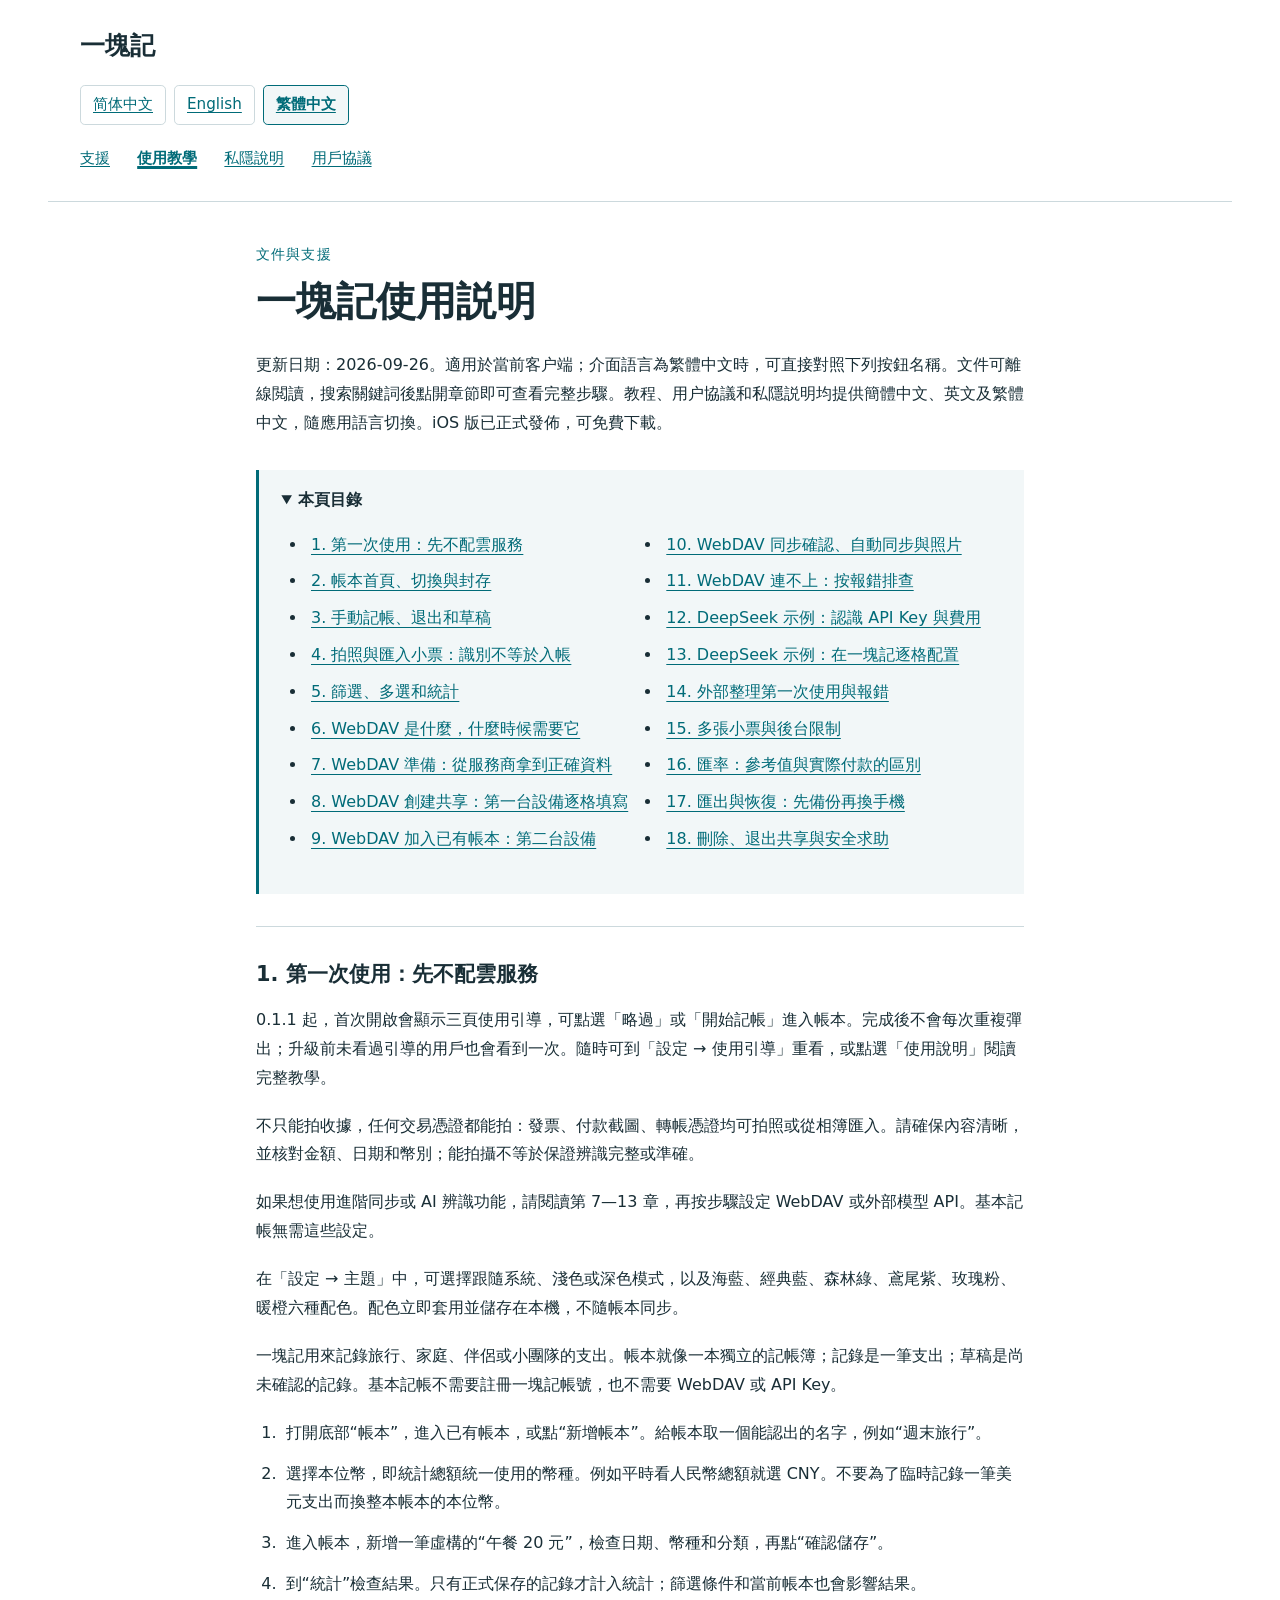
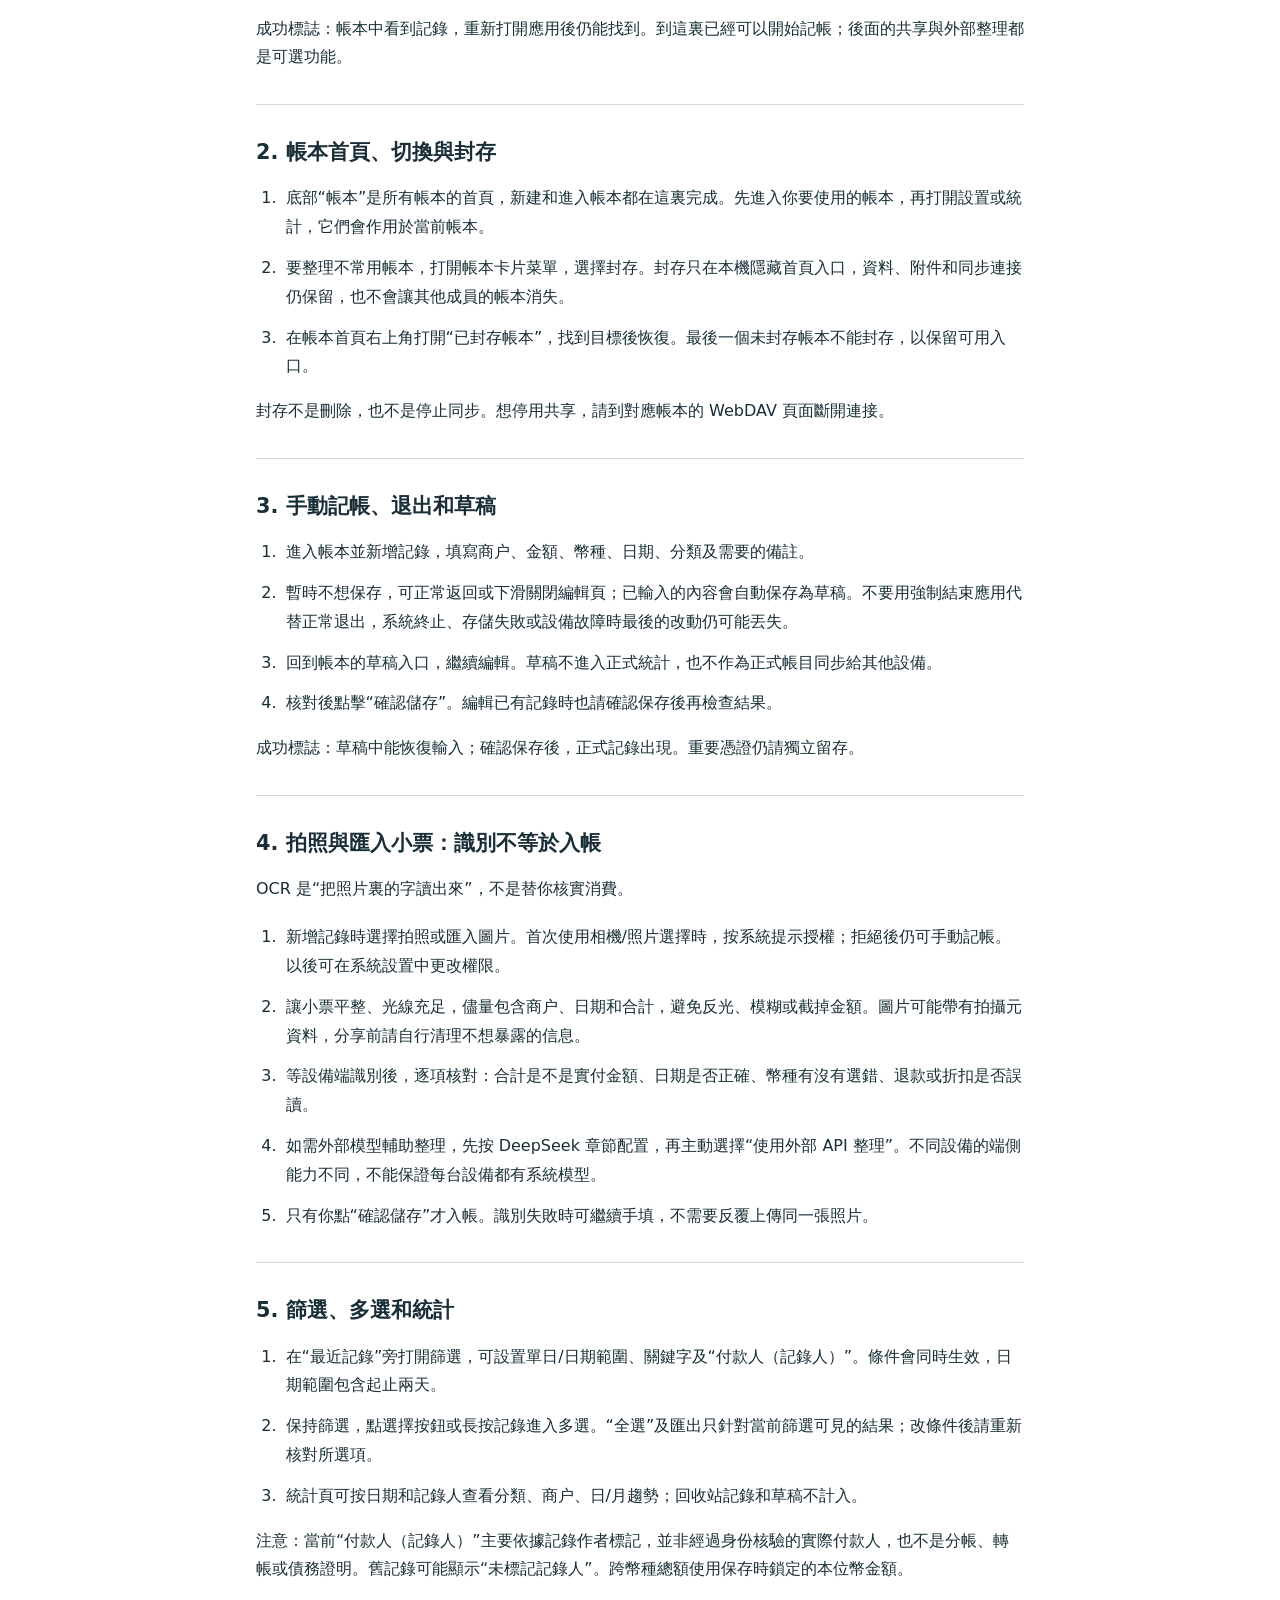
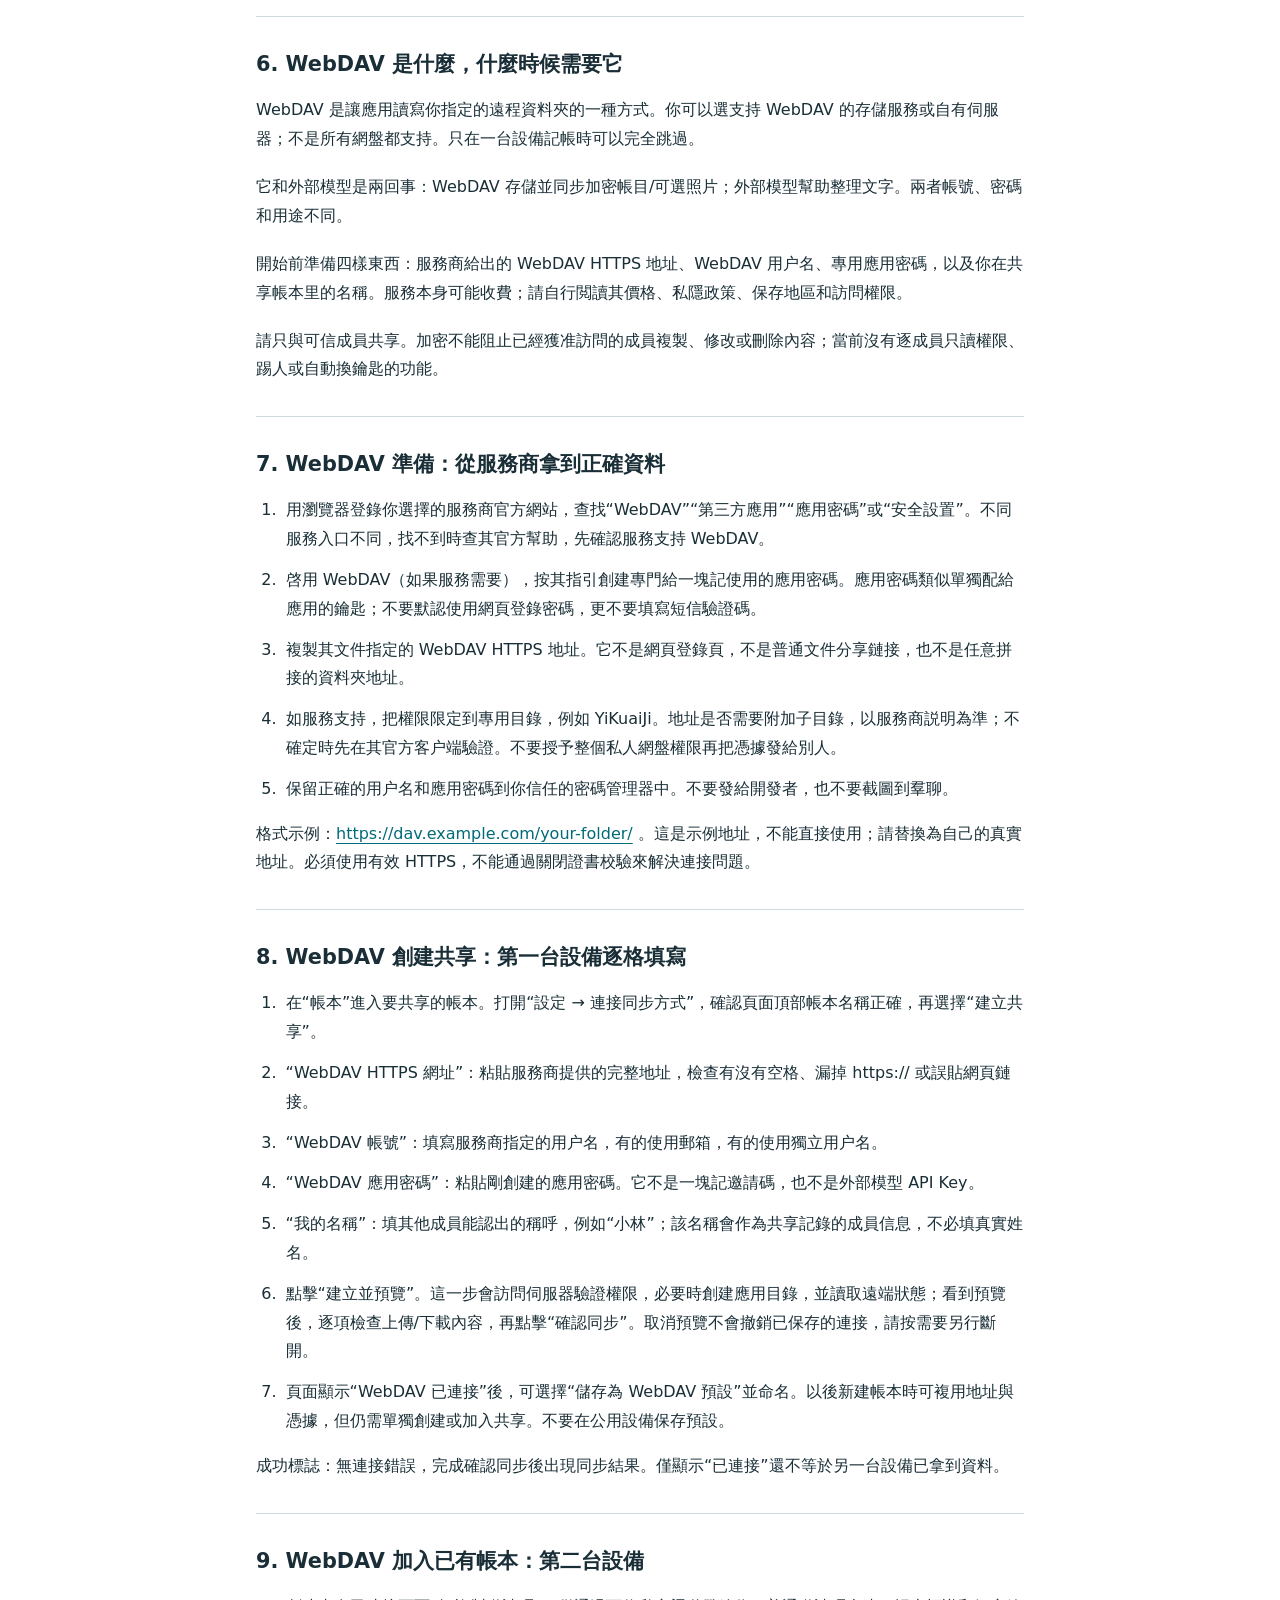
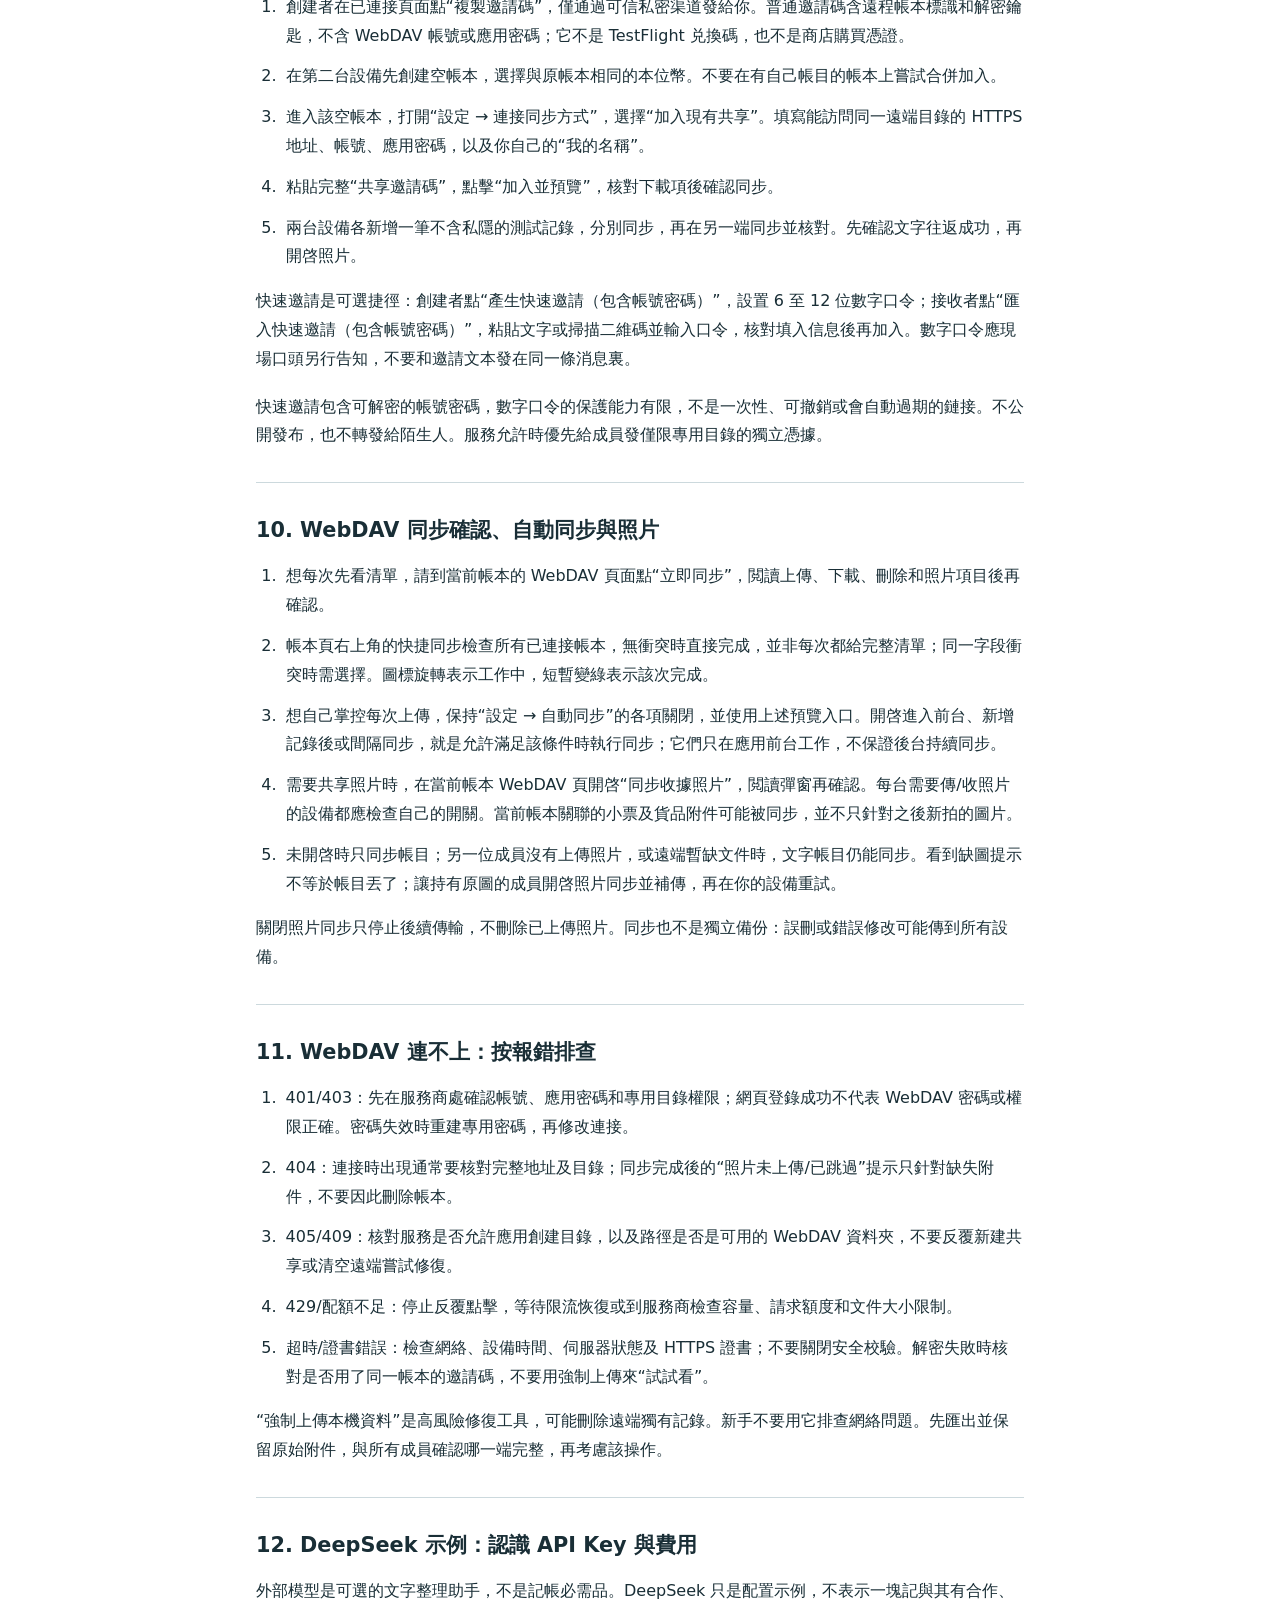
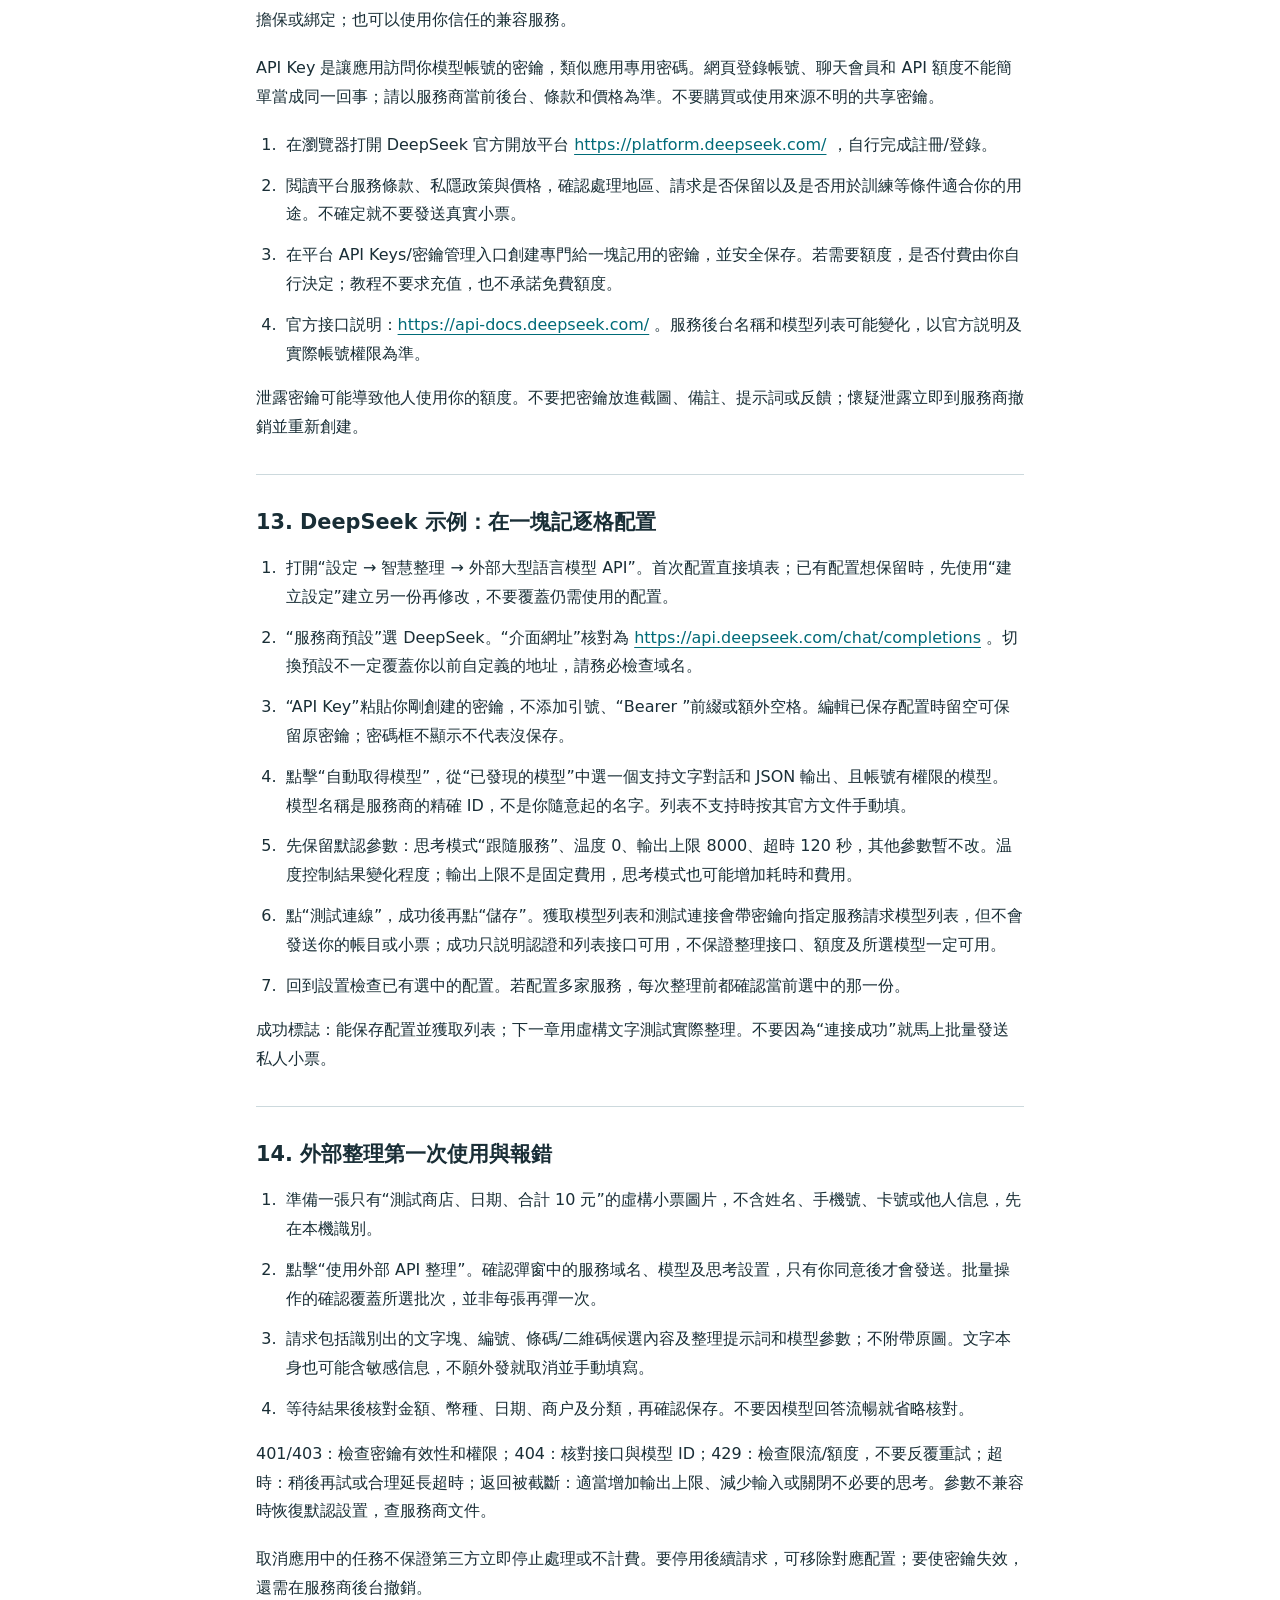
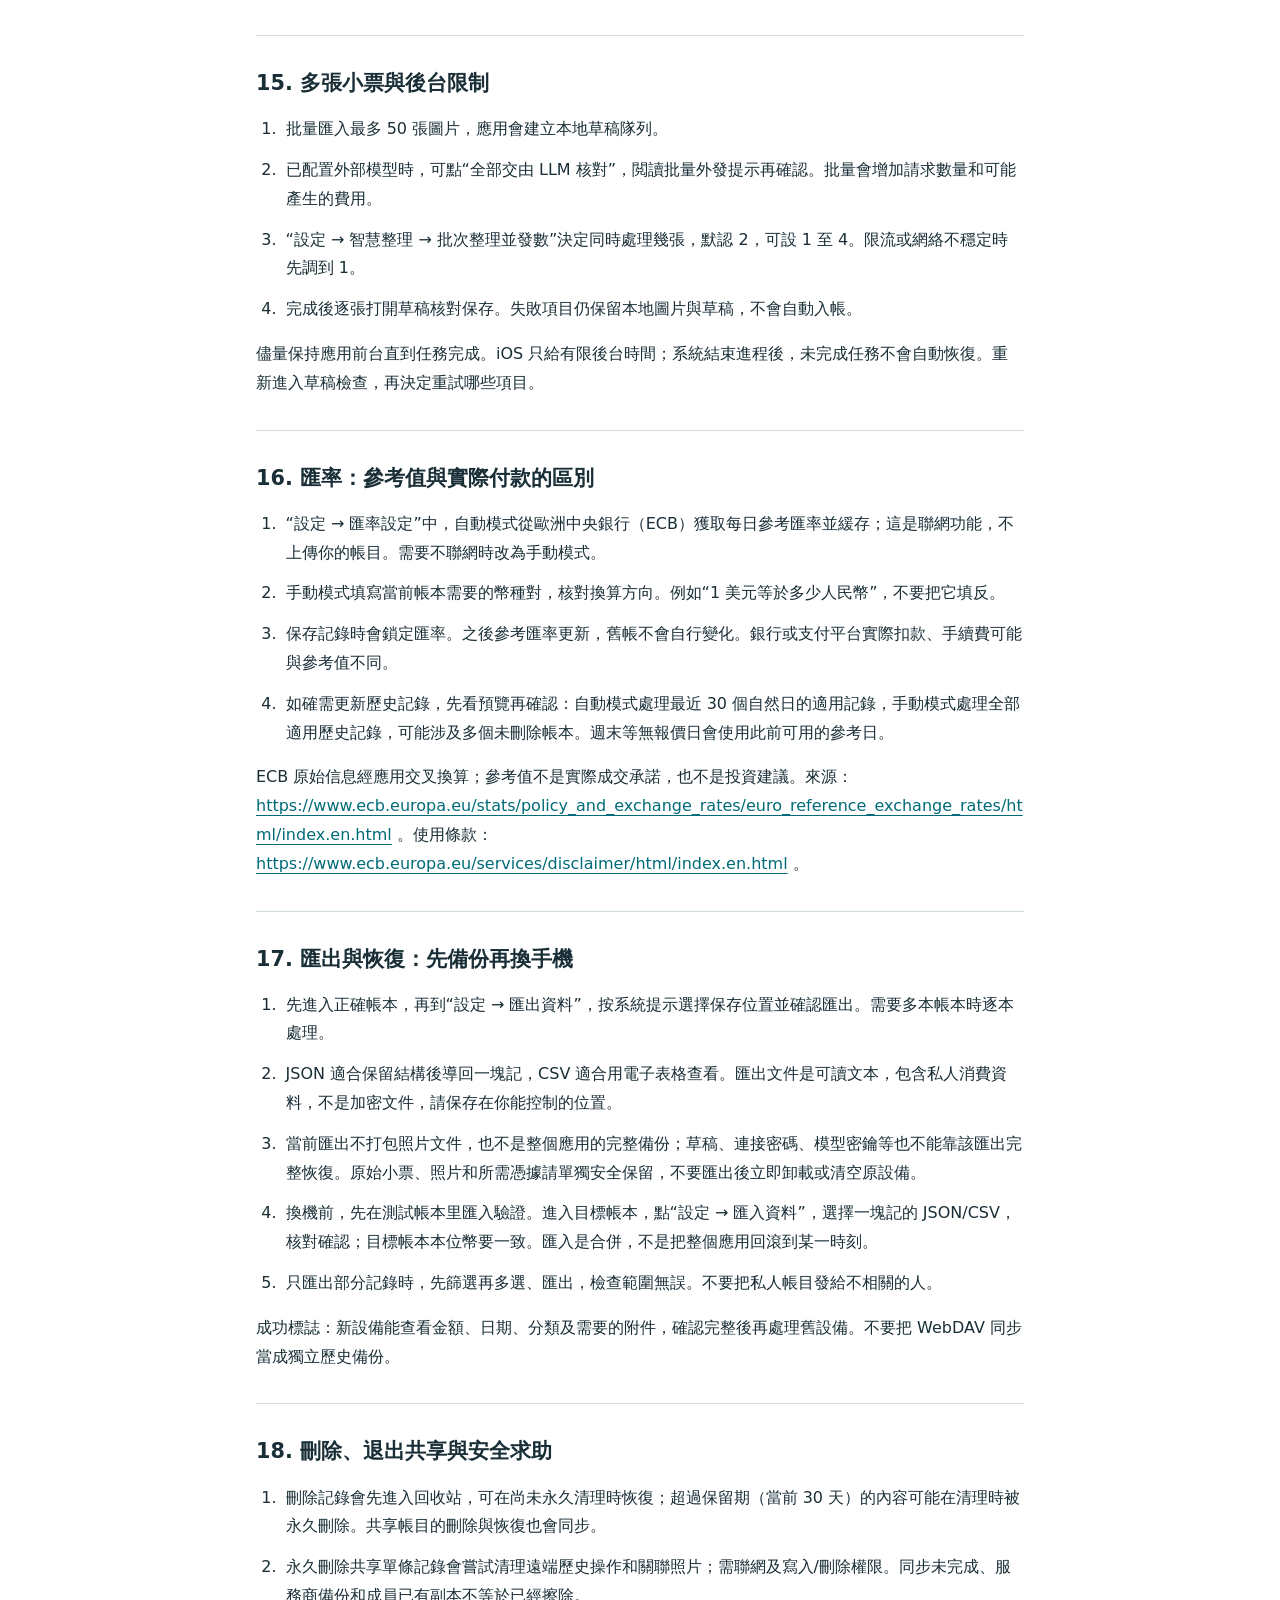
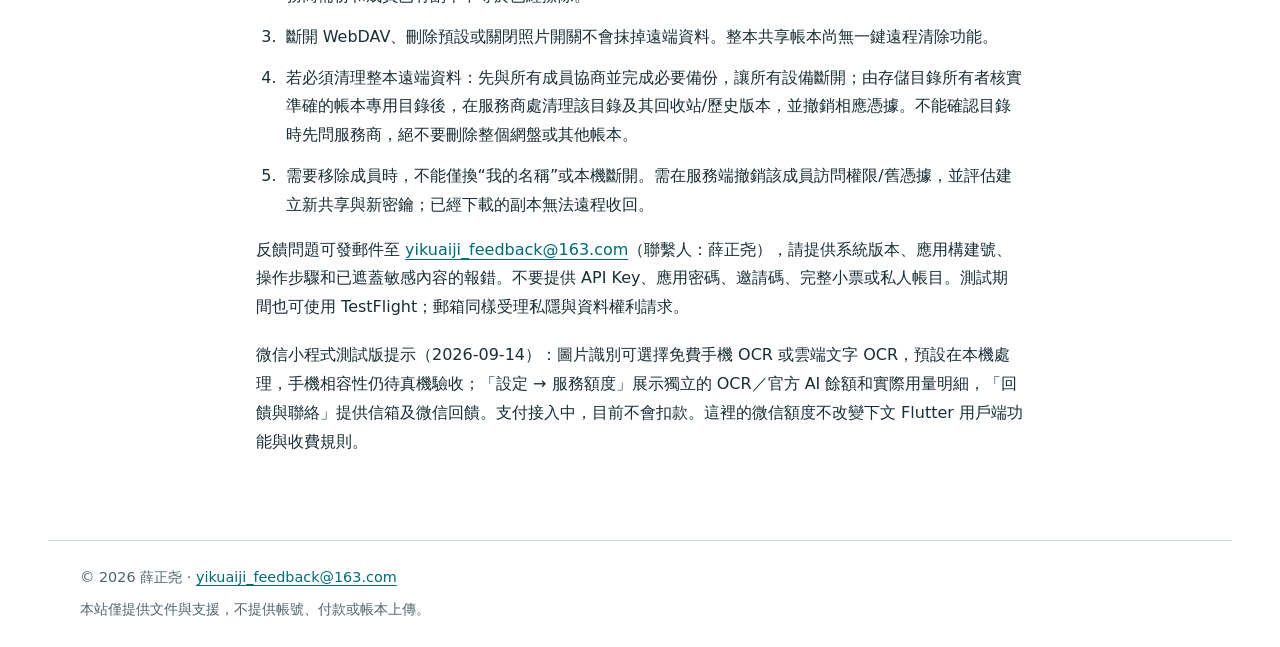
<file: guide-zh-Hant.html>
<!doctype html>
<html lang="zh-Hant">
<head>
<meta charset="utf-8">
<meta name="viewport" content="width=device-width, initial-scale=1">
<meta name="referrer" content="no-referrer">
<meta http-equiv="Content-Security-Policy" content="default-src 'none'; style-src 'self'; img-src 'self'; base-uri 'none'; form-action 'none'">
<title>一塊記使用説明 · YiKuaiJi</title>
<meta name="description" content="一塊記使用教學、資料與私隱說明、用戶協議及官方支援聯絡方式。">
<link rel="alternate" hreflang="zh-Hans" href="guide.html">
<link rel="alternate" hreflang="en" href="guide-en.html">
<link rel="alternate" hreflang="zh-Hant" href="guide-zh-Hant.html">
<link rel="stylesheet" href="styles.css">
</head>
<body>
<a class="skip" href="#main">跳至正文</a>
<header><a class="brand" href="index-zh-Hant.html">一塊記</a>
<nav class="languages" aria-label="語言"><a lang="zh-Hans" hreflang="zh-Hans" href="guide.html">简体中文</a>
<a lang="en" hreflang="en" href="guide-en.html">English</a>
<a lang="zh-Hant" hreflang="zh-Hant" href="guide-zh-Hant.html" aria-current="true">繁體中文</a></nav>
<nav aria-label="文件導覽"><a href="index-zh-Hant.html">支援</a>
<a href="guide-zh-Hant.html" aria-current="page">使用教學</a>
<a href="privacy-zh-Hant.html">私隱說明</a>
<a href="terms-zh-Hant.html">用戶協議</a></nav></header>
<main id="main"><p class="eyebrow">文件與支援</p>
<h1>一塊記使用説明</h1>
<p>更新日期：2026-09-26。適用於當前客户端；介面語言為繁體中文時，可直接對照下列按鈕名稱。文件可離線閲讀，搜索關鍵詞後點開章節即可查看完整步驟。教程、用户協議和私隱説明均提供簡體中文、英文及繁體中文，隨應用語言切換。iOS 版已正式發佈，可免費下載。</p><details class="contents" open><summary>本頁目錄</summary><ul><li><a href="#section-1">1. 第一次使用：先不配雲服務</a></li><li><a href="#section-2">2. 帳本首頁、切換與封存</a></li><li><a href="#section-3">3. 手動記帳、退出和草稿</a></li><li><a href="#section-4">4. 拍照與匯入小票：識別不等於入帳</a></li><li><a href="#section-5">5. 篩選、多選和統計</a></li><li><a href="#section-6">6. WebDAV 是什麼，什麼時候需要它</a></li><li><a href="#section-7">7. WebDAV 準備：從服務商拿到正確資料</a></li><li><a href="#section-8">8. WebDAV 創建共享：第一台設備逐格填寫</a></li><li><a href="#section-9">9. WebDAV 加入已有帳本：第二台設備</a></li><li><a href="#section-10">10. WebDAV 同步確認、自動同步與照片</a></li><li><a href="#section-11">11. WebDAV 連不上：按報錯排查</a></li><li><a href="#section-12">12. DeepSeek 示例：認識 API Key 與費用</a></li><li><a href="#section-13">13. DeepSeek 示例：在一塊記逐格配置</a></li><li><a href="#section-14">14. 外部整理第一次使用與報錯</a></li><li><a href="#section-15">15. 多張小票與後台限制</a></li><li><a href="#section-16">16. 匯率：參考值與實際付款的區別</a></li><li><a href="#section-17">17. 匯出與恢復：先備份再換手機</a></li><li><a href="#section-18">18. 刪除、退出共享與安全求助</a></li></ul></details><section aria-labelledby="section-1"><h2 id="section-1">1. 第一次使用：先不配雲服務</h2><p>0.1.1 起，首次開啟會顯示三頁使用引導，可點選「略過」或「開始記帳」進入帳本。完成後不會每次重複彈出；升級前未看過引導的用戶也會看到一次。隨時可到「設定 → 使用引導」重看，或點選「使用說明」閱讀完整教學。</p>
<p>不只能拍收據，任何交易憑證都能拍：發票、付款截圖、轉帳憑證均可拍照或從相簿匯入。請確保內容清晰，並核對金額、日期和幣別；能拍攝不等於保證辨識完整或準確。</p>
<p>如果想使用進階同步或 AI 辨識功能，請閱讀第 7—13 章，再按步驟設定 WebDAV 或外部模型 API。基本記帳無需這些設定。</p>
<p>在「設定 → 主題」中，可選擇跟隨系統、淺色或深色模式，以及海藍、經典藍、森林綠、鳶尾紫、玫瑰粉、暖橙六種配色。配色立即套用並儲存在本機，不隨帳本同步。</p>
<p>一塊記用來記錄旅行、家庭、伴侶或小團隊的支出。帳本就像一本獨立的記帳簿；記錄是一筆支出；草稿是尚未確認的記錄。基本記帳不需要註冊一塊記帳號，也不需要 WebDAV 或 API Key。</p>
<ol><li>打開底部“帳本”，進入已有帳本，或點“新增帳本”。給帳本取一個能認出的名字，例如“週末旅行”。</li><li>選擇本位幣，即統計總額統一使用的幣種。例如平時看人民幣總額就選 CNY。不要為了臨時記錄一筆美元支出而換整本帳本的本位幣。</li><li>進入帳本，新增一筆虛構的“午餐 20 元”，檢查日期、幣種和分類，再點“確認儲存”。</li><li>到“統計”檢查結果。只有正式保存的記錄才計入統計；篩選條件和當前帳本也會影響結果。</li></ol>
<p>成功標誌：帳本中看到記錄，重新打開應用後仍能找到。到這裏已經可以開始記帳；後面的共享與外部整理都是可選功能。</p></section><section aria-labelledby="section-2"><h2 id="section-2">2. 帳本首頁、切換與封存</h2><ol><li>底部“帳本”是所有帳本的首頁，新建和進入帳本都在這裏完成。先進入你要使用的帳本，再打開設置或統計，它們會作用於當前帳本。</li><li>要整理不常用帳本，打開帳本卡片菜單，選擇封存。封存只在本機隱藏首頁入口，資料、附件和同步連接仍保留，也不會讓其他成員的帳本消失。</li><li>在帳本首頁右上角打開“已封存帳本”，找到目標後恢復。最後一個未封存帳本不能封存，以保留可用入口。</li></ol>
<p>封存不是刪除，也不是停止同步。想停用共享，請到對應帳本的 WebDAV 頁面斷開連接。</p></section><section aria-labelledby="section-3"><h2 id="section-3">3. 手動記帳、退出和草稿</h2><ol><li>進入帳本並新增記錄，填寫商户、金額、幣種、日期、分類及需要的備註。</li><li>暫時不想保存，可正常返回或下滑關閉編輯頁；已輸入的內容會自動保存為草稿。不要用強制結束應用代替正常退出，系統終止、存儲失敗或設備故障時最後的改動仍可能丟失。</li><li>回到帳本的草稿入口，繼續編輯。草稿不進入正式統計，也不作為正式帳目同步給其他設備。</li><li>核對後點擊“確認儲存”。編輯已有記錄時也請確認保存後再檢查結果。</li></ol>
<p>成功標誌：草稿中能恢復輸入；確認保存後，正式記錄出現。重要憑證仍請獨立留存。</p></section><section aria-labelledby="section-4"><h2 id="section-4">4. 拍照與匯入小票：識別不等於入帳</h2><p>OCR 是“把照片裏的字讀出來”，不是替你核實消費。</p>
<ol><li>新增記錄時選擇拍照或匯入圖片。首次使用相機&#47;照片選擇時，按系統提示授權；拒絕後仍可手動記帳。以後可在系統設置中更改權限。</li><li>讓小票平整、光線充足，儘量包含商户、日期和合計，避免反光、模糊或截掉金額。圖片可能帶有拍攝元資料，分享前請自行清理不想暴露的信息。</li><li>等設備端識別後，逐項核對：合計是不是實付金額、日期是否正確、幣種有沒有選錯、退款或折扣是否誤讀。</li><li>如需外部模型輔助整理，先按 DeepSeek 章節配置，再主動選擇“使用外部 API 整理”。不同設備的端側能力不同，不能保證每台設備都有系統模型。</li><li>只有你點“確認儲存”才入帳。識別失敗時可繼續手填，不需要反覆上傳同一張照片。</li></ol></section><section aria-labelledby="section-5"><h2 id="section-5">5. 篩選、多選和統計</h2><ol><li>在“最近記錄”旁打開篩選，可設置單日&#47;日期範圍、關鍵字及“付款人（記錄人）”。條件會同時生效，日期範圍包含起止兩天。</li><li>保持篩選，點選擇按鈕或長按記錄進入多選。“全選”及匯出只針對當前篩選可見的結果；改條件後請重新核對所選項。</li><li>統計頁可按日期和記錄人查看分類、商户、日&#47;月趨勢；回收站記錄和草稿不計入。</li></ol>
<p>注意：當前“付款人（記錄人）”主要依據記錄作者標記，並非經過身份核驗的實際付款人，也不是分帳、轉帳或債務證明。舊記錄可能顯示“未標記記錄人”。跨幣種總額使用保存時鎖定的本位幣金額。</p></section><section aria-labelledby="section-6"><h2 id="section-6">6. WebDAV 是什麼，什麼時候需要它</h2><p>WebDAV 是讓應用讀寫你指定的遠程資料夾的一種方式。你可以選支持 WebDAV 的存儲服務或自有伺服器；不是所有網盤都支持。只在一台設備記帳時可以完全跳過。</p>
<p>它和外部模型是兩回事：WebDAV 存儲並同步加密帳目&#47;可選照片；外部模型幫助整理文字。兩者帳號、密碼和用途不同。</p>
<p>開始前準備四樣東西：服務商給出的 WebDAV HTTPS 地址、WebDAV 用户名、專用應用密碼，以及你在共享帳本里的名稱。服務本身可能收費；請自行閲讀其價格、私隱政策、保存地區和訪問權限。</p>
<p>請只與可信成員共享。加密不能阻止已經獲准訪問的成員複製、修改或刪除內容；當前沒有逐成員只讀權限、踢人或自動換鑰匙的功能。</p></section><section aria-labelledby="section-7"><h2 id="section-7">7. WebDAV 準備：從服務商拿到正確資料</h2><ol><li>用瀏覽器登錄你選擇的服務商官方網站，查找“WebDAV”“第三方應用”“應用密碼”或“安全設置”。不同服務入口不同，找不到時查其官方幫助，先確認服務支持 WebDAV。</li><li>啓用 WebDAV（如果服務需要），按其指引創建專門給一塊記使用的應用密碼。應用密碼類似單獨配給應用的鑰匙；不要默認使用網頁登錄密碼，更不要填寫短信驗證碼。</li><li>複製其文件指定的 WebDAV HTTPS 地址。它不是網頁登錄頁，不是普通文件分享鏈接，也不是任意拼接的資料夾地址。</li><li>如服務支持，把權限限定到專用目錄，例如 YiKuaiJi。地址是否需要附加子目錄，以服務商説明為準；不確定時先在其官方客户端驗證。不要授予整個私人網盤權限再把憑據發給別人。</li><li>保留正確的用户名和應用密碼到你信任的密碼管理器中。不要發給開發者，也不要截圖到羣聊。</li></ol>
<p>格式示例：<a href="https:&#47;&#47;dav.example.com&#47;your-folder&#47;" rel="noreferrer">https:&#47;&#47;dav.example.com&#47;your-folder&#47;</a> 。這是示例地址，不能直接使用；請替換為自己的真實地址。必須使用有效 HTTPS，不能通過關閉證書校驗來解決連接問題。</p></section><section aria-labelledby="section-8"><h2 id="section-8">8. WebDAV 創建共享：第一台設備逐格填寫</h2><ol><li>在“帳本”進入要共享的帳本。打開“設定 → 連接同步方式”，確認頁面頂部帳本名稱正確，再選擇“建立共享”。</li><li>“WebDAV HTTPS 網址”：粘貼服務商提供的完整地址，檢查有沒有空格、漏掉 https:&#47;&#47; 或誤貼網頁鏈接。</li><li>“WebDAV 帳號”：填寫服務商指定的用户名，有的使用郵箱，有的使用獨立用户名。</li><li>“WebDAV 應用密碼”：粘貼剛創建的應用密碼。它不是一塊記邀請碼，也不是外部模型 API Key。</li><li>“我的名稱”：填其他成員能認出的稱呼，例如“小林”；該名稱會作為共享記錄的成員信息，不必填真實姓名。</li><li>點擊“建立並預覽”。這一步會訪問伺服器驗證權限，必要時創建應用目錄，並讀取遠端狀態；看到預覽後，逐項檢查上傳&#47;下載內容，再點擊“確認同步”。取消預覽不會撤銷已保存的連接，請按需要另行斷開。</li><li>頁面顯示“WebDAV 已連接”後，可選擇“儲存為 WebDAV 預設”並命名。以後新建帳本時可複用地址與憑據，但仍需單獨創建或加入共享。不要在公用設備保存預設。</li></ol>
<p>成功標誌：無連接錯誤，完成確認同步後出現同步結果。僅顯示“已連接”還不等於另一台設備已拿到資料。</p></section><section aria-labelledby="section-9"><h2 id="section-9">9. WebDAV 加入已有帳本：第二台設備</h2><ol><li>創建者在已連接頁面點“複製邀請碼”，僅通過可信私密渠道發給你。普通邀請碼含遠程帳本標識和解密鑰匙，不含 WebDAV 帳號或應用密碼；它不是 TestFlight 兑換碼，也不是商店購買憑證。</li><li>在第二台設備先創建空帳本，選擇與原帳本相同的本位幣。不要在有自己帳目的帳本上嘗試合併加入。</li><li>進入該空帳本，打開“設定 → 連接同步方式”，選擇“加入現有共享”。填寫能訪問同一遠端目錄的 HTTPS 地址、帳號、應用密碼，以及你自己的“我的名稱”。</li><li>粘貼完整“共享邀請碼”，點擊“加入並預覽”，核對下載項後確認同步。</li><li>兩台設備各新增一筆不含私隱的測試記錄，分別同步，再在另一端同步並核對。先確認文字往返成功，再開啓照片。</li></ol>
<p>快速邀請是可選捷徑：創建者點“產生快速邀請（包含帳號密碼）”，設置 6 至 12 位數字口令；接收者點“匯入快速邀請（包含帳號密碼）”，粘貼文字或掃描二維碼並輸入口令，核對填入信息後再加入。數字口令應現場口頭另行告知，不要和邀請文本發在同一條消息裏。</p>
<p>快速邀請包含可解密的帳號密碼，數字口令的保護能力有限，不是一次性、可撤銷或會自動過期的鏈接。不公開發布，也不轉發給陌生人。服務允許時優先給成員發僅限專用目錄的獨立憑據。</p></section><section aria-labelledby="section-10"><h2 id="section-10">10. WebDAV 同步確認、自動同步與照片</h2><ol><li>想每次先看清單，請到當前帳本的 WebDAV 頁面點“立即同步”，閲讀上傳、下載、刪除和照片項目後再確認。</li><li>帳本頁右上角的快捷同步檢查所有已連接帳本，無衝突時直接完成，並非每次都給完整清單；同一字段衝突時需選擇。圖標旋轉表示工作中，短暫變綠表示該次完成。</li><li>想自己掌控每次上傳，保持“設定 → 自動同步”的各項關閉，並使用上述預覽入口。開啓進入前台、新增記錄後或間隔同步，就是允許滿足該條件時執行同步；它們只在應用前台工作，不保證後台持續同步。</li><li>需要共享照片時，在當前帳本 WebDAV 頁開啓“同步收據照片”，閲讀彈窗再確認。每台需要傳&#47;收照片的設備都應檢查自己的開關。當前帳本關聯的小票及貨品附件可能被同步，並不只針對之後新拍的圖片。</li><li>未開啓時只同步帳目；另一位成員沒有上傳照片，或遠端暫缺文件時，文字帳目仍能同步。看到缺圖提示不等於帳目丟了；讓持有原圖的成員開啓照片同步並補傳，再在你的設備重試。</li></ol>
<p>關閉照片同步只停止後續傳輸，不刪除已上傳照片。同步也不是獨立備份：誤刪或錯誤修改可能傳到所有設備。</p></section><section aria-labelledby="section-11"><h2 id="section-11">11. WebDAV 連不上：按報錯排查</h2><ol><li>401&#47;403：先在服務商處確認帳號、應用密碼和專用目錄權限；網頁登錄成功不代表 WebDAV 密碼或權限正確。密碼失效時重建專用密碼，再修改連接。</li><li>404：連接時出現通常要核對完整地址及目錄；同步完成後的“照片未上傳&#47;已跳過”提示只針對缺失附件，不要因此刪除帳本。</li><li>405&#47;409：核對服務是否允許應用創建目錄，以及路徑是否是可用的 WebDAV 資料夾，不要反覆新建共享或清空遠端嘗試修復。</li><li>429&#47;配額不足：停止反覆點擊，等待限流恢復或到服務商檢查容量、請求額度和文件大小限制。</li><li>超時&#47;證書錯誤：檢查網絡、設備時間、伺服器狀態及 HTTPS 證書；不要關閉安全校驗。解密失敗時核對是否用了同一帳本的邀請碼，不要用強制上傳來“試試看”。</li></ol>
<p>“強制上傳本機資料”是高風險修復工具，可能刪除遠端獨有記錄。新手不要用它排查網絡問題。先匯出並保留原始附件，與所有成員確認哪一端完整，再考慮該操作。</p></section><section aria-labelledby="section-12"><h2 id="section-12">12. DeepSeek 示例：認識 API Key 與費用</h2><p>外部模型是可選的文字整理助手，不是記帳必需品。DeepSeek 只是配置示例，不表示一塊記與其有合作、擔保或綁定；也可以使用你信任的兼容服務。</p>
<p>API Key 是讓應用訪問你模型帳號的密鑰，類似應用專用密碼。網頁登錄帳號、聊天會員和 API 額度不能簡單當成同一回事；請以服務商當前後台、條款和價格為準。不要購買或使用來源不明的共享密鑰。</p>
<ol><li>在瀏覽器打開 DeepSeek 官方開放平台 <a href="https:&#47;&#47;platform.deepseek.com&#47;" rel="noreferrer">https:&#47;&#47;platform.deepseek.com&#47;</a> ，自行完成註冊&#47;登錄。</li><li>閲讀平台服務條款、私隱政策與價格，確認處理地區、請求是否保留以及是否用於訓練等條件適合你的用途。不確定就不要發送真實小票。</li><li>在平台 API Keys&#47;密鑰管理入口創建專門給一塊記用的密鑰，並安全保存。若需要額度，是否付費由你自行決定；教程不要求充值，也不承諾免費額度。</li><li>官方接口説明：<a href="https:&#47;&#47;api-docs.deepseek.com&#47;" rel="noreferrer">https:&#47;&#47;api-docs.deepseek.com&#47;</a> 。服務後台名稱和模型列表可能變化，以官方説明及實際帳號權限為準。</li></ol>
<p>泄露密鑰可能導致他人使用你的額度。不要把密鑰放進截圖、備註、提示詞或反饋；懷疑泄露立即到服務商撤銷並重新創建。</p></section><section aria-labelledby="section-13"><h2 id="section-13">13. DeepSeek 示例：在一塊記逐格配置</h2><ol><li>打開“設定 → 智慧整理 → 外部大型語言模型 API”。首次配置直接填表；已有配置想保留時，先使用“建立設定”建立另一份再修改，不要覆蓋仍需使用的配置。</li><li>“服務商預設”選 DeepSeek。“介面網址”核對為 <a href="https:&#47;&#47;api.deepseek.com&#47;chat&#47;completions" rel="noreferrer">https:&#47;&#47;api.deepseek.com&#47;chat&#47;completions</a> 。切換預設不一定覆蓋你以前自定義的地址，請務必檢查域名。</li><li>“API Key”粘貼你剛創建的密鑰，不添加引號、“Bearer ”前綴或額外空格。編輯已保存配置時留空可保留原密鑰；密碼框不顯示不代表沒保存。</li><li>點擊“自動取得模型”，從“已發現的模型”中選一個支持文字對話和 JSON 輸出、且帳號有權限的模型。模型名稱是服務商的精確 ID，不是你隨意起的名字。列表不支持時按其官方文件手動填。</li><li>先保留默認參數：思考模式“跟隨服務”、温度 0、輸出上限 8000、超時 120 秒，其他參數暫不改。温度控制結果變化程度；輸出上限不是固定費用，思考模式也可能增加耗時和費用。</li><li>點“測試連線”，成功後再點“儲存”。獲取模型列表和測試連接會帶密鑰向指定服務請求模型列表，但不會發送你的帳目或小票；成功只説明認證和列表接口可用，不保證整理接口、額度及所選模型一定可用。</li><li>回到設置檢查已有選中的配置。若配置多家服務，每次整理前都確認當前選中的那一份。</li></ol>
<p>成功標誌：能保存配置並獲取列表；下一章用虛構文字測試實際整理。不要因為“連接成功”就馬上批量發送私人小票。</p></section><section aria-labelledby="section-14"><h2 id="section-14">14. 外部整理第一次使用與報錯</h2><ol><li>準備一張只有“測試商店、日期、合計 10 元”的虛構小票圖片，不含姓名、手機號、卡號或他人信息，先在本機識別。</li><li>點擊“使用外部 API 整理”。確認彈窗中的服務域名、模型及思考設置，只有你同意後才會發送。批量操作的確認覆蓋所選批次，並非每張再彈一次。</li><li>請求包括識別出的文字塊、編號、條碼&#47;二維碼候選內容及整理提示詞和模型參數；不附帶原圖。文字本身也可能含敏感信息，不願外發就取消並手動填寫。</li><li>等待結果後核對金額、幣種、日期、商户及分類，再確認保存。不要因模型回答流暢就省略核對。</li></ol>
<p>401&#47;403：檢查密鑰有效性和權限；404：核對接口與模型 ID；429：檢查限流&#47;額度，不要反覆重試；超時：稍後再試或合理延長超時；返回被截斷：適當增加輸出上限、減少輸入或關閉不必要的思考。參數不兼容時恢復默認設置，查服務商文件。</p>
<p>取消應用中的任務不保證第三方立即停止處理或不計費。要停用後續請求，可移除對應配置；要使密鑰失效，還需在服務商後台撤銷。</p></section><section aria-labelledby="section-15"><h2 id="section-15">15. 多張小票與後台限制</h2><ol><li>批量匯入最多 50 張圖片，應用會建立本地草稿隊列。</li><li>已配置外部模型時，可點“全部交由 LLM 核對”，閲讀批量外發提示再確認。批量會增加請求數量和可能產生的費用。</li><li>“設定 → 智慧整理 → 批次整理並發數”決定同時處理幾張，默認 2，可設 1 至 4。限流或網絡不穩定時先調到 1。</li><li>完成後逐張打開草稿核對保存。失敗項目仍保留本地圖片與草稿，不會自動入帳。</li></ol>
<p>儘量保持應用前台直到任務完成。iOS 只給有限後台時間；系統結束進程後，未完成任務不會自動恢復。重新進入草稿檢查，再決定重試哪些項目。</p></section><section aria-labelledby="section-16"><h2 id="section-16">16. 匯率：參考值與實際付款的區別</h2><ol><li>“設定 → 匯率設定”中，自動模式從歐洲中央銀行（ECB）獲取每日參考匯率並緩存；這是聯網功能，不上傳你的帳目。需要不聯網時改為手動模式。</li><li>手動模式填寫當前帳本需要的幣種對，核對換算方向。例如“1 美元等於多少人民幣”，不要把它填反。</li><li>保存記錄時會鎖定匯率。之後參考匯率更新，舊帳不會自行變化。銀行或支付平台實際扣款、手續費可能與參考值不同。</li><li>如確需更新歷史記錄，先看預覽再確認：自動模式處理最近 30 個自然日的適用記錄，手動模式處理全部適用歷史記錄，可能涉及多個未刪除帳本。週末等無報價日會使用此前可用的參考日。</li></ol>
<p>ECB 原始信息經應用交叉換算；參考值不是實際成交承諾，也不是投資建議。來源：<a href="https:&#47;&#47;www.ecb.europa.eu&#47;stats&#47;policy_and_exchange_rates&#47;euro_reference_exchange_rates&#47;html&#47;index.en.html" rel="noreferrer">https:&#47;&#47;www.ecb.europa.eu&#47;stats&#47;policy_and_exchange_rates&#47;euro_reference_exchange_rates&#47;html&#47;index.en.html</a> 。使用條款：<a href="https:&#47;&#47;www.ecb.europa.eu&#47;services&#47;disclaimer&#47;html&#47;index.en.html" rel="noreferrer">https:&#47;&#47;www.ecb.europa.eu&#47;services&#47;disclaimer&#47;html&#47;index.en.html</a> 。</p></section><section aria-labelledby="section-17"><h2 id="section-17">17. 匯出與恢復：先備份再換手機</h2><ol><li>先進入正確帳本，再到“設定 → 匯出資料”，按系統提示選擇保存位置並確認匯出。需要多本帳本時逐本處理。</li><li>JSON 適合保留結構後導回一塊記，CSV 適合用電子表格查看。匯出文件是可讀文本，包含私人消費資料，不是加密文件，請保存在你能控制的位置。</li><li>當前匯出不打包照片文件，也不是整個應用的完整備份；草稿、連接密碼、模型密鑰等也不能靠該匯出完整恢復。原始小票、照片和所需憑據請單獨安全保留，不要匯出後立即卸載或清空原設備。</li><li>換機前，先在測試帳本里匯入驗證。進入目標帳本，點“設定 → 匯入資料”，選擇一塊記的 JSON&#47;CSV，核對確認；目標帳本本位幣要一致。匯入是合併，不是把整個應用回滾到某一時刻。</li><li>只匯出部分記錄時，先篩選再多選、匯出，檢查範圍無誤。不要把私人帳目發給不相關的人。</li></ol>
<p>成功標誌：新設備能查看金額、日期、分類及需要的附件，確認完整後再處理舊設備。不要把 WebDAV 同步當成獨立歷史備份。</p></section><section aria-labelledby="section-18"><h2 id="section-18">18. 刪除、退出共享與安全求助</h2><ol><li>刪除記錄會先進入回收站，可在尚未永久清理時恢復；超過保留期（當前 30 天）的內容可能在清理時被永久刪除。共享帳目的刪除與恢復也會同步。</li><li>永久刪除共享單條記錄會嘗試清理遠端歷史操作和關聯照片；需聯網及寫入&#47;刪除權限。同步未完成、服務商備份和成員已有副本不等於已經擦除。</li><li>斷開 WebDAV、刪除預設或關閉照片開關不會抹掉遠端資料。整本共享帳本尚無一鍵遠程清除功能。</li><li>若必須清理整本遠端資料：先與所有成員協商並完成必要備份，讓所有設備斷開；由存儲目錄所有者核實準確的帳本專用目錄後，在服務商處清理該目錄及其回收站&#47;歷史版本，並撤銷相應憑據。不能確認目錄時先問服務商，絕不要刪除整個網盤或其他帳本。</li><li>需要移除成員時，不能僅換“我的名稱”或本機斷開。需在服務端撤銷該成員訪問權限&#47;舊憑據，並評估建立新共享與新密鑰；已經下載的副本無法遠程收回。</li></ol>
<p>反饋問題可發郵件至 <a href="mailto:yikuaiji_feedback@163.com" rel="noreferrer">yikuaiji_feedback@163.com</a>（聯繫人：薛正尧），請提供系統版本、應用構建號、操作步驟和已遮蓋敏感內容的報錯。不要提供 API Key、應用密碼、邀請碼、完整小票或私人帳目。測試期間也可使用 TestFlight；郵箱同樣受理私隱與資料權利請求。</p>
<p>微信小程式測試版提示（2026-09-14）：圖片識別可選擇免費手機 OCR 或雲端文字 OCR，預設在本機處理，手機相容性仍待真機驗收；「設定 → 服務額度」展示獨立的 OCR／官方 AI 餘額和實際用量明細，「回饋與聯絡」提供信箱及微信回饋。支付接入中，目前不會扣款。這裡的微信額度不改變下文 Flutter 用戶端功能與收費規則。</p></section>
</main>
<footer>© 2026 薛正尧 · <a href="mailto:yikuaiji_feedback@163.com">yikuaiji_feedback@163.com</a>
<p>本站僅提供文件與支援，不提供帳號、付款或帳本上傳。</p></footer>
</body></html>
</file>
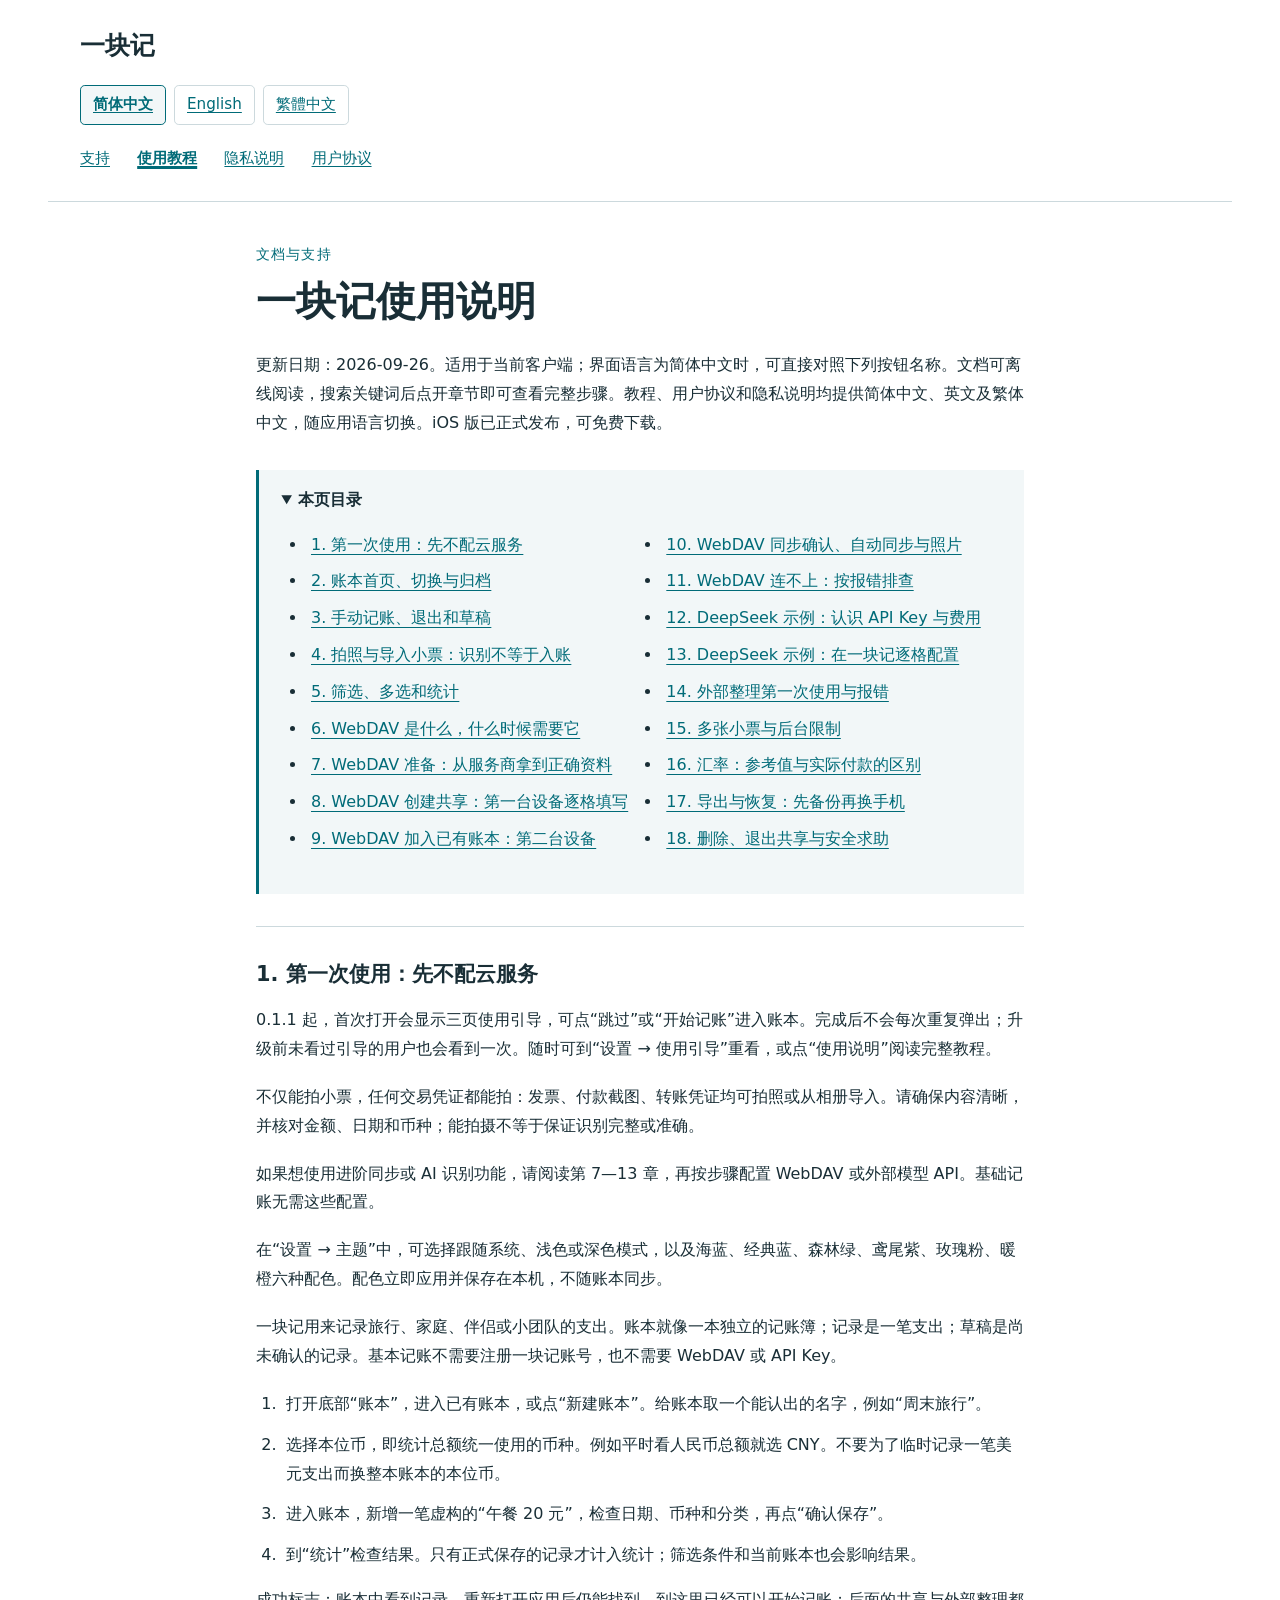
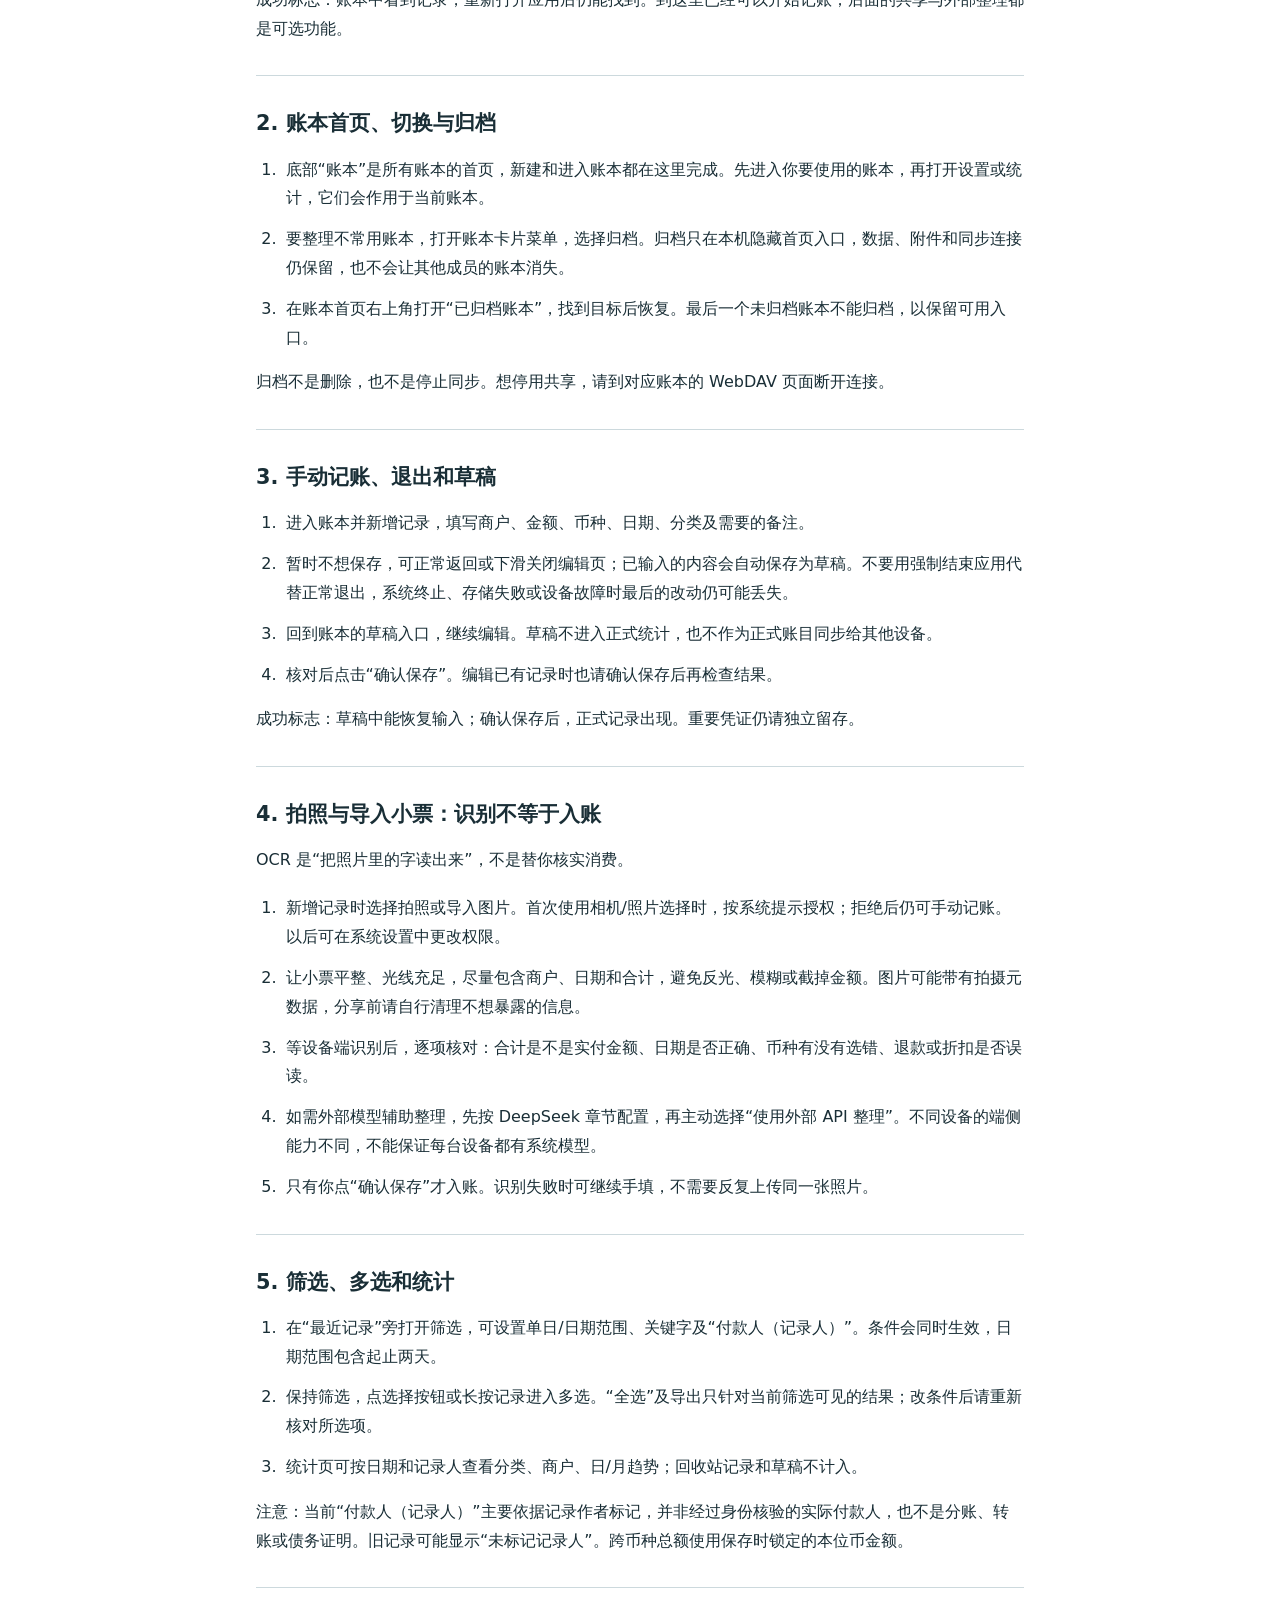
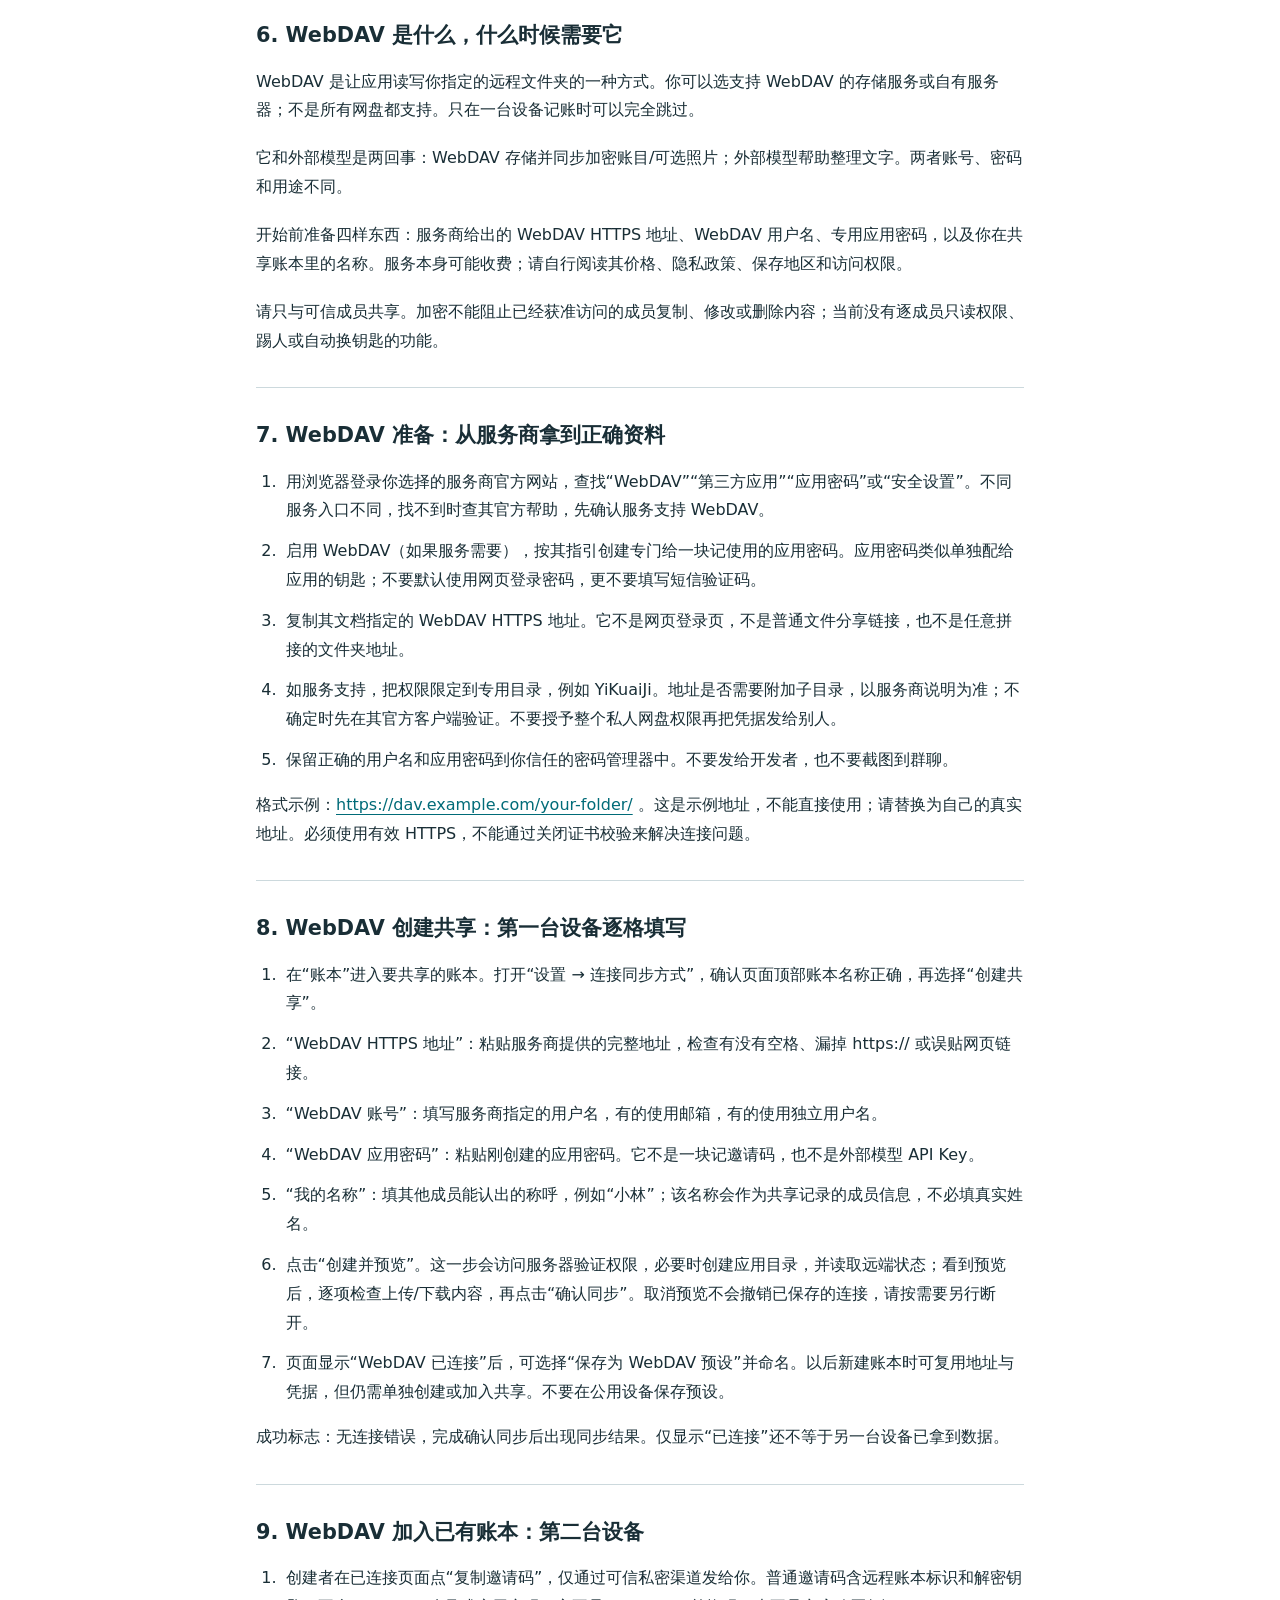
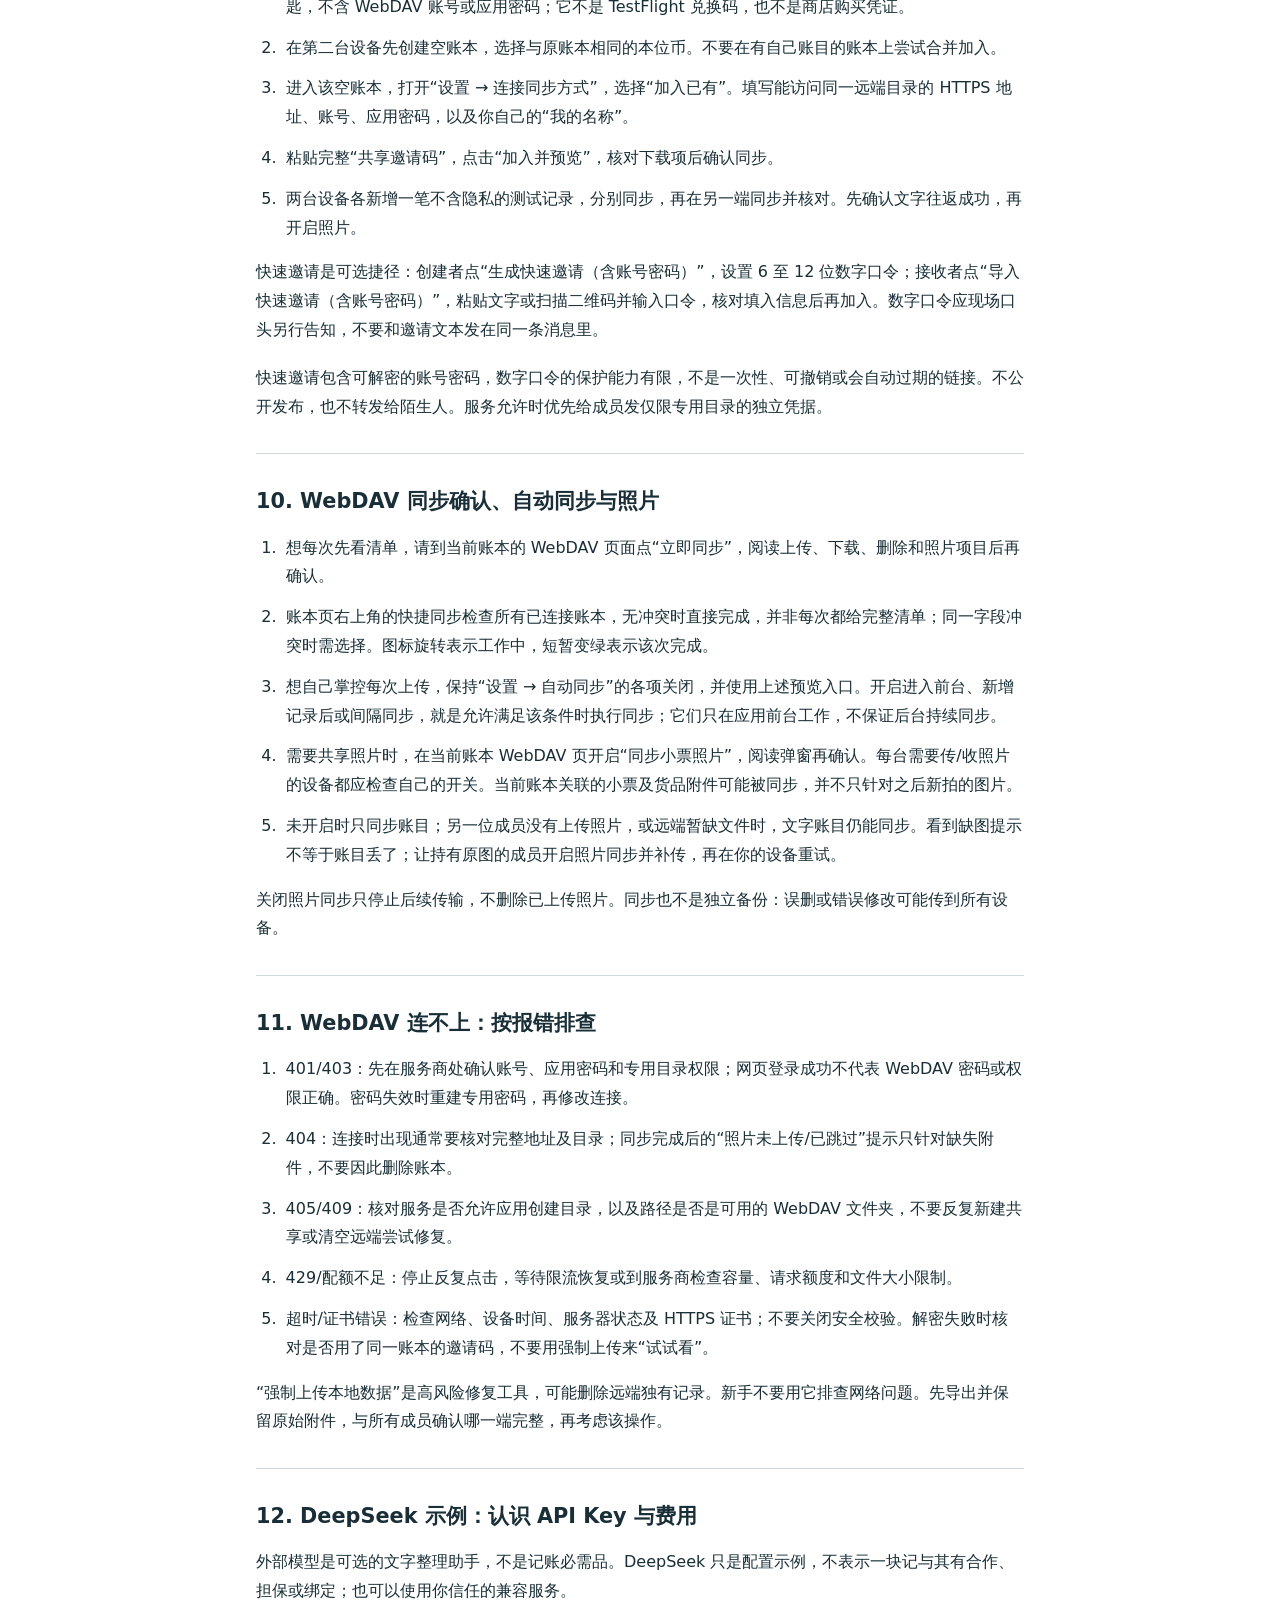
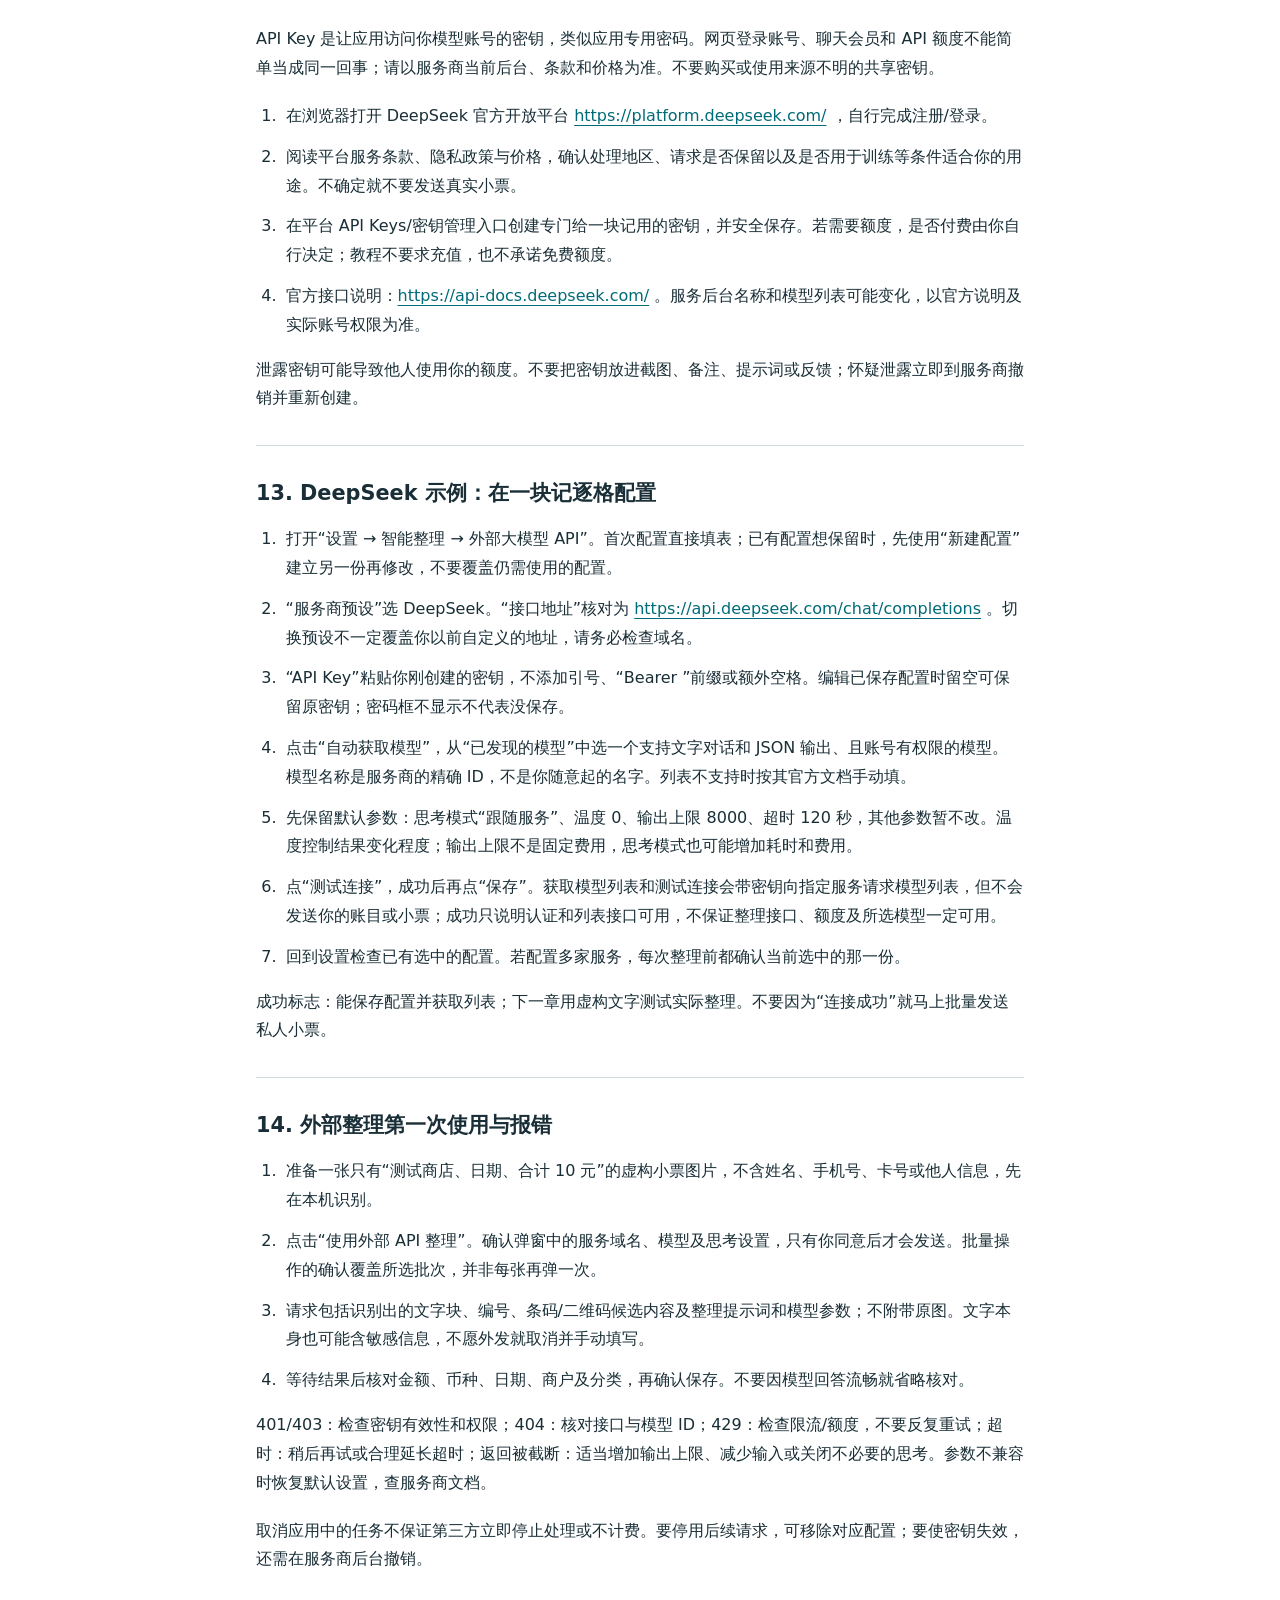
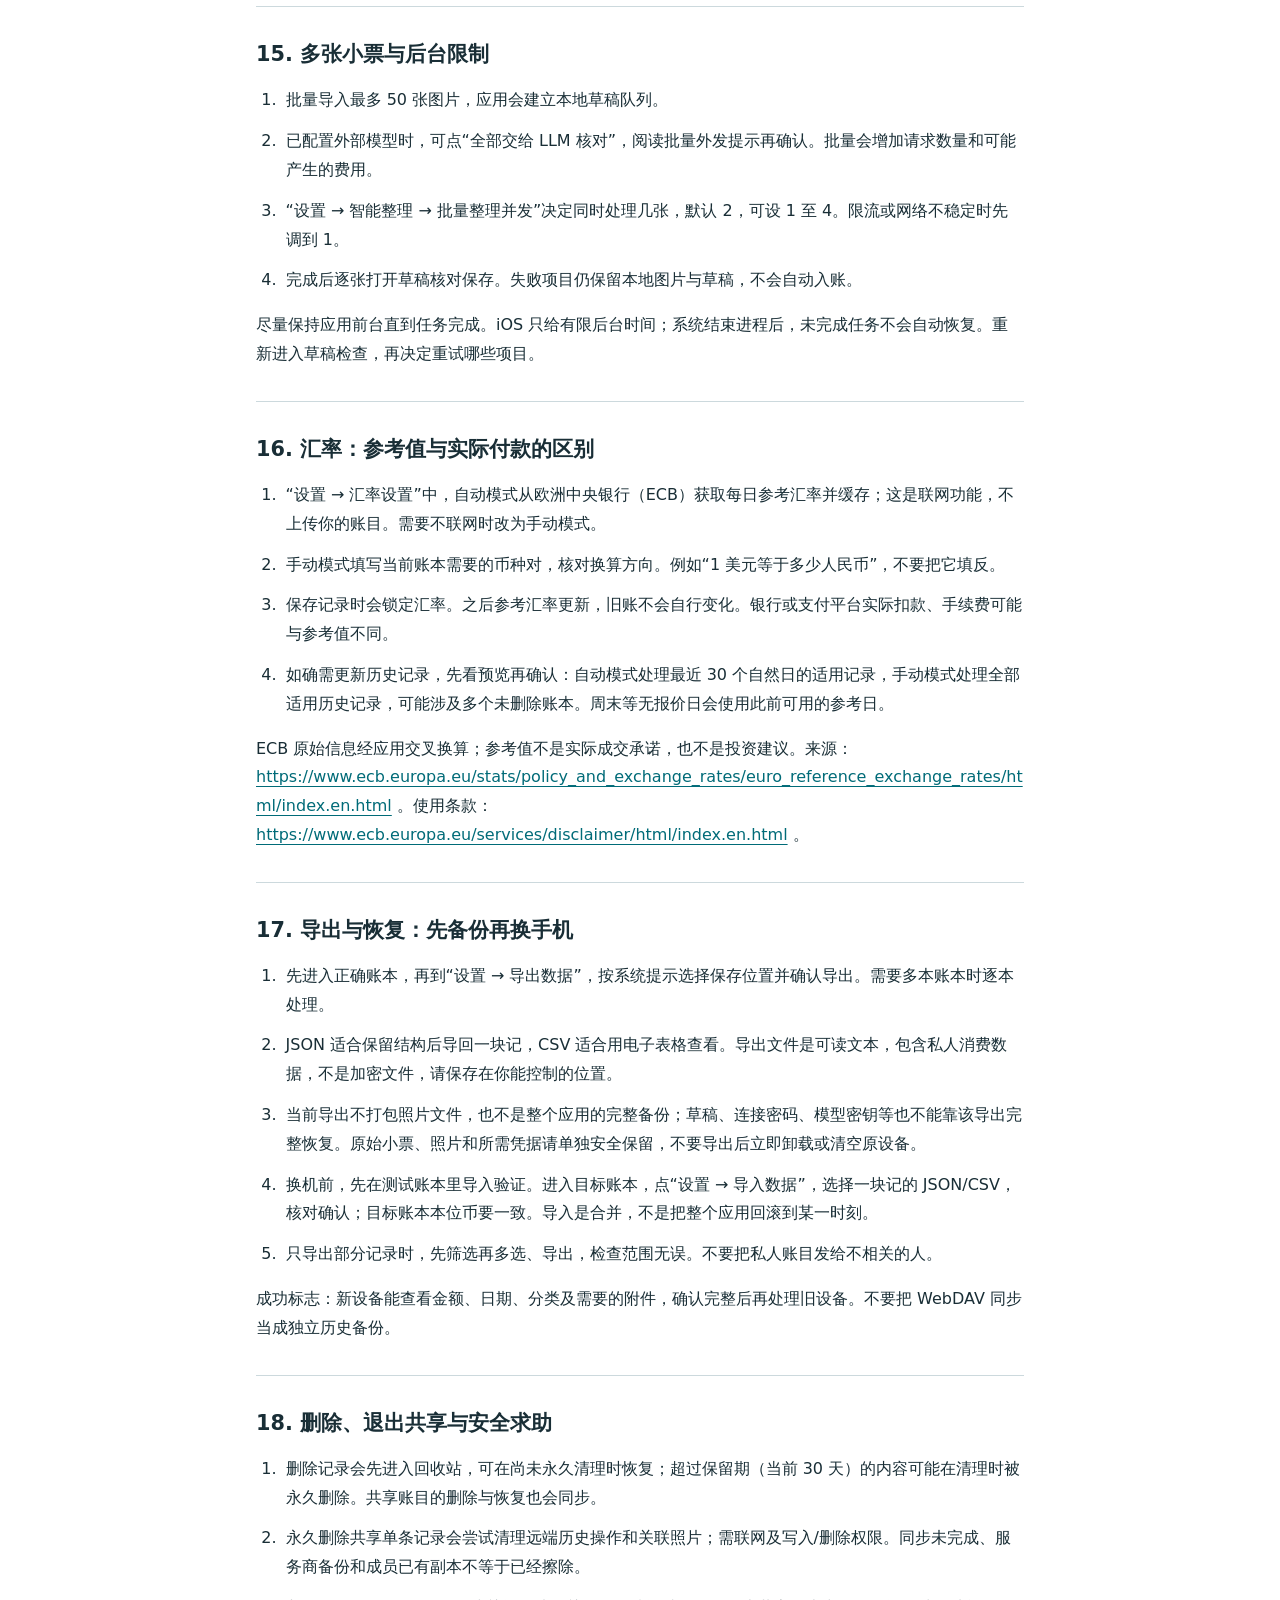
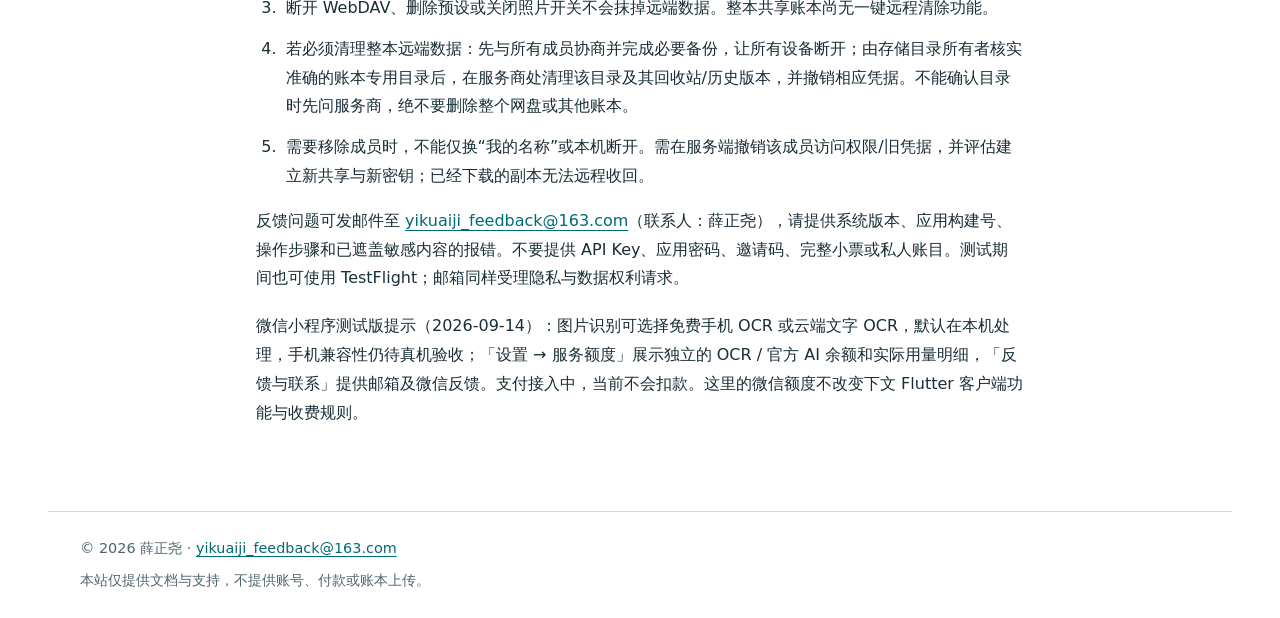
<file: guide.html>
<!doctype html>
<html lang="zh-Hans">
<head>
<meta charset="utf-8">
<meta name="viewport" content="width=device-width, initial-scale=1">
<meta name="referrer" content="no-referrer">
<meta http-equiv="Content-Security-Policy" content="default-src 'none'; style-src 'self'; img-src 'self'; base-uri 'none'; form-action 'none'">
<title>一块记使用说明 · YiKuaiJi</title>
<meta name="description" content="一块记使用教程、数据与隐私说明、用户协议及官方支持联系方式。">
<link rel="alternate" hreflang="zh-Hans" href="guide.html">
<link rel="alternate" hreflang="en" href="guide-en.html">
<link rel="alternate" hreflang="zh-Hant" href="guide-zh-Hant.html">
<link rel="stylesheet" href="styles.css">
</head>
<body>
<a class="skip" href="#main">跳转到正文</a>
<header><a class="brand" href="index.html">一块记</a>
<nav class="languages" aria-label="语言"><a lang="zh-Hans" hreflang="zh-Hans" href="guide.html" aria-current="true">简体中文</a>
<a lang="en" hreflang="en" href="guide-en.html">English</a>
<a lang="zh-Hant" hreflang="zh-Hant" href="guide-zh-Hant.html">繁體中文</a></nav>
<nav aria-label="文档导航"><a href="index.html">支持</a>
<a href="guide.html" aria-current="page">使用教程</a>
<a href="privacy.html">隐私说明</a>
<a href="terms.html">用户协议</a></nav></header>
<main id="main"><p class="eyebrow">文档与支持</p>
<h1>一块记使用说明</h1>
<p>更新日期：2026-09-26。适用于当前客户端；界面语言为简体中文时，可直接对照下列按钮名称。文档可离线阅读，搜索关键词后点开章节即可查看完整步骤。教程、用户协议和隐私说明均提供简体中文、英文及繁体中文，随应用语言切换。iOS 版已正式发布，可免费下载。</p><details class="contents" open><summary>本页目录</summary><ul><li><a href="#section-1">1. 第一次使用：先不配云服务</a></li><li><a href="#section-2">2. 账本首页、切换与归档</a></li><li><a href="#section-3">3. 手动记账、退出和草稿</a></li><li><a href="#section-4">4. 拍照与导入小票：识别不等于入账</a></li><li><a href="#section-5">5. 筛选、多选和统计</a></li><li><a href="#section-6">6. WebDAV 是什么，什么时候需要它</a></li><li><a href="#section-7">7. WebDAV 准备：从服务商拿到正确资料</a></li><li><a href="#section-8">8. WebDAV 创建共享：第一台设备逐格填写</a></li><li><a href="#section-9">9. WebDAV 加入已有账本：第二台设备</a></li><li><a href="#section-10">10. WebDAV 同步确认、自动同步与照片</a></li><li><a href="#section-11">11. WebDAV 连不上：按报错排查</a></li><li><a href="#section-12">12. DeepSeek 示例：认识 API Key 与费用</a></li><li><a href="#section-13">13. DeepSeek 示例：在一块记逐格配置</a></li><li><a href="#section-14">14. 外部整理第一次使用与报错</a></li><li><a href="#section-15">15. 多张小票与后台限制</a></li><li><a href="#section-16">16. 汇率：参考值与实际付款的区别</a></li><li><a href="#section-17">17. 导出与恢复：先备份再换手机</a></li><li><a href="#section-18">18. 删除、退出共享与安全求助</a></li></ul></details><section aria-labelledby="section-1"><h2 id="section-1">1. 第一次使用：先不配云服务</h2><p>0.1.1 起，首次打开会显示三页使用引导，可点“跳过”或“开始记账”进入账本。完成后不会每次重复弹出；升级前未看过引导的用户也会看到一次。随时可到“设置 → 使用引导”重看，或点“使用说明”阅读完整教程。</p>
<p>不仅能拍小票，任何交易凭证都能拍：发票、付款截图、转账凭证均可拍照或从相册导入。请确保内容清晰，并核对金额、日期和币种；能拍摄不等于保证识别完整或准确。</p>
<p>如果想使用进阶同步或 AI 识别功能，请阅读第 7—13 章，再按步骤配置 WebDAV 或外部模型 API。基础记账无需这些配置。</p>
<p>在“设置 → 主题”中，可选择跟随系统、浅色或深色模式，以及海蓝、经典蓝、森林绿、鸢尾紫、玫瑰粉、暖橙六种配色。配色立即应用并保存在本机，不随账本同步。</p>
<p>一块记用来记录旅行、家庭、伴侣或小团队的支出。账本就像一本独立的记账簿；记录是一笔支出；草稿是尚未确认的记录。基本记账不需要注册一块记账号，也不需要 WebDAV 或 API Key。</p>
<ol><li>打开底部“账本”，进入已有账本，或点“新建账本”。给账本取一个能认出的名字，例如“周末旅行”。</li><li>选择本位币，即统计总额统一使用的币种。例如平时看人民币总额就选 CNY。不要为了临时记录一笔美元支出而换整本账本的本位币。</li><li>进入账本，新增一笔虚构的“午餐 20 元”，检查日期、币种和分类，再点“确认保存”。</li><li>到“统计”检查结果。只有正式保存的记录才计入统计；筛选条件和当前账本也会影响结果。</li></ol>
<p>成功标志：账本中看到记录，重新打开应用后仍能找到。到这里已经可以开始记账；后面的共享与外部整理都是可选功能。</p></section><section aria-labelledby="section-2"><h2 id="section-2">2. 账本首页、切换与归档</h2><ol><li>底部“账本”是所有账本的首页，新建和进入账本都在这里完成。先进入你要使用的账本，再打开设置或统计，它们会作用于当前账本。</li><li>要整理不常用账本，打开账本卡片菜单，选择归档。归档只在本机隐藏首页入口，数据、附件和同步连接仍保留，也不会让其他成员的账本消失。</li><li>在账本首页右上角打开“已归档账本”，找到目标后恢复。最后一个未归档账本不能归档，以保留可用入口。</li></ol>
<p>归档不是删除，也不是停止同步。想停用共享，请到对应账本的 WebDAV 页面断开连接。</p></section><section aria-labelledby="section-3"><h2 id="section-3">3. 手动记账、退出和草稿</h2><ol><li>进入账本并新增记录，填写商户、金额、币种、日期、分类及需要的备注。</li><li>暂时不想保存，可正常返回或下滑关闭编辑页；已输入的内容会自动保存为草稿。不要用强制结束应用代替正常退出，系统终止、存储失败或设备故障时最后的改动仍可能丢失。</li><li>回到账本的草稿入口，继续编辑。草稿不进入正式统计，也不作为正式账目同步给其他设备。</li><li>核对后点击“确认保存”。编辑已有记录时也请确认保存后再检查结果。</li></ol>
<p>成功标志：草稿中能恢复输入；确认保存后，正式记录出现。重要凭证仍请独立留存。</p></section><section aria-labelledby="section-4"><h2 id="section-4">4. 拍照与导入小票：识别不等于入账</h2><p>OCR 是“把照片里的字读出来”，不是替你核实消费。</p>
<ol><li>新增记录时选择拍照或导入图片。首次使用相机&#47;照片选择时，按系统提示授权；拒绝后仍可手动记账。以后可在系统设置中更改权限。</li><li>让小票平整、光线充足，尽量包含商户、日期和合计，避免反光、模糊或截掉金额。图片可能带有拍摄元数据，分享前请自行清理不想暴露的信息。</li><li>等设备端识别后，逐项核对：合计是不是实付金额、日期是否正确、币种有没有选错、退款或折扣是否误读。</li><li>如需外部模型辅助整理，先按 DeepSeek 章节配置，再主动选择“使用外部 API 整理”。不同设备的端侧能力不同，不能保证每台设备都有系统模型。</li><li>只有你点“确认保存”才入账。识别失败时可继续手填，不需要反复上传同一张照片。</li></ol></section><section aria-labelledby="section-5"><h2 id="section-5">5. 筛选、多选和统计</h2><ol><li>在“最近记录”旁打开筛选，可设置单日&#47;日期范围、关键字及“付款人（记录人）”。条件会同时生效，日期范围包含起止两天。</li><li>保持筛选，点选择按钮或长按记录进入多选。“全选”及导出只针对当前筛选可见的结果；改条件后请重新核对所选项。</li><li>统计页可按日期和记录人查看分类、商户、日&#47;月趋势；回收站记录和草稿不计入。</li></ol>
<p>注意：当前“付款人（记录人）”主要依据记录作者标记，并非经过身份核验的实际付款人，也不是分账、转账或债务证明。旧记录可能显示“未标记记录人”。跨币种总额使用保存时锁定的本位币金额。</p></section><section aria-labelledby="section-6"><h2 id="section-6">6. WebDAV 是什么，什么时候需要它</h2><p>WebDAV 是让应用读写你指定的远程文件夹的一种方式。你可以选支持 WebDAV 的存储服务或自有服务器；不是所有网盘都支持。只在一台设备记账时可以完全跳过。</p>
<p>它和外部模型是两回事：WebDAV 存储并同步加密账目&#47;可选照片；外部模型帮助整理文字。两者账号、密码和用途不同。</p>
<p>开始前准备四样东西：服务商给出的 WebDAV HTTPS 地址、WebDAV 用户名、专用应用密码，以及你在共享账本里的名称。服务本身可能收费；请自行阅读其价格、隐私政策、保存地区和访问权限。</p>
<p>请只与可信成员共享。加密不能阻止已经获准访问的成员复制、修改或删除内容；当前没有逐成员只读权限、踢人或自动换钥匙的功能。</p></section><section aria-labelledby="section-7"><h2 id="section-7">7. WebDAV 准备：从服务商拿到正确资料</h2><ol><li>用浏览器登录你选择的服务商官方网站，查找“WebDAV”“第三方应用”“应用密码”或“安全设置”。不同服务入口不同，找不到时查其官方帮助，先确认服务支持 WebDAV。</li><li>启用 WebDAV（如果服务需要），按其指引创建专门给一块记使用的应用密码。应用密码类似单独配给应用的钥匙；不要默认使用网页登录密码，更不要填写短信验证码。</li><li>复制其文档指定的 WebDAV HTTPS 地址。它不是网页登录页，不是普通文件分享链接，也不是任意拼接的文件夹地址。</li><li>如服务支持，把权限限定到专用目录，例如 YiKuaiJi。地址是否需要附加子目录，以服务商说明为准；不确定时先在其官方客户端验证。不要授予整个私人网盘权限再把凭据发给别人。</li><li>保留正确的用户名和应用密码到你信任的密码管理器中。不要发给开发者，也不要截图到群聊。</li></ol>
<p>格式示例：<a href="https:&#47;&#47;dav.example.com&#47;your-folder&#47;" rel="noreferrer">https:&#47;&#47;dav.example.com&#47;your-folder&#47;</a> 。这是示例地址，不能直接使用；请替换为自己的真实地址。必须使用有效 HTTPS，不能通过关闭证书校验来解决连接问题。</p></section><section aria-labelledby="section-8"><h2 id="section-8">8. WebDAV 创建共享：第一台设备逐格填写</h2><ol><li>在“账本”进入要共享的账本。打开“设置 → 连接同步方式”，确认页面顶部账本名称正确，再选择“创建共享”。</li><li>“WebDAV HTTPS 地址”：粘贴服务商提供的完整地址，检查有没有空格、漏掉 https:&#47;&#47; 或误贴网页链接。</li><li>“WebDAV 账号”：填写服务商指定的用户名，有的使用邮箱，有的使用独立用户名。</li><li>“WebDAV 应用密码”：粘贴刚创建的应用密码。它不是一块记邀请码，也不是外部模型 API Key。</li><li>“我的名称”：填其他成员能认出的称呼，例如“小林”；该名称会作为共享记录的成员信息，不必填真实姓名。</li><li>点击“创建并预览”。这一步会访问服务器验证权限，必要时创建应用目录，并读取远端状态；看到预览后，逐项检查上传&#47;下载内容，再点击“确认同步”。取消预览不会撤销已保存的连接，请按需要另行断开。</li><li>页面显示“WebDAV 已连接”后，可选择“保存为 WebDAV 预设”并命名。以后新建账本时可复用地址与凭据，但仍需单独创建或加入共享。不要在公用设备保存预设。</li></ol>
<p>成功标志：无连接错误，完成确认同步后出现同步结果。仅显示“已连接”还不等于另一台设备已拿到数据。</p></section><section aria-labelledby="section-9"><h2 id="section-9">9. WebDAV 加入已有账本：第二台设备</h2><ol><li>创建者在已连接页面点“复制邀请码”，仅通过可信私密渠道发给你。普通邀请码含远程账本标识和解密钥匙，不含 WebDAV 账号或应用密码；它不是 TestFlight 兑换码，也不是商店购买凭证。</li><li>在第二台设备先创建空账本，选择与原账本相同的本位币。不要在有自己账目的账本上尝试合并加入。</li><li>进入该空账本，打开“设置 → 连接同步方式”，选择“加入已有”。填写能访问同一远端目录的 HTTPS 地址、账号、应用密码，以及你自己的“我的名称”。</li><li>粘贴完整“共享邀请码”，点击“加入并预览”，核对下载项后确认同步。</li><li>两台设备各新增一笔不含隐私的测试记录，分别同步，再在另一端同步并核对。先确认文字往返成功，再开启照片。</li></ol>
<p>快速邀请是可选捷径：创建者点“生成快速邀请（含账号密码）”，设置 6 至 12 位数字口令；接收者点“导入快速邀请（含账号密码）”，粘贴文字或扫描二维码并输入口令，核对填入信息后再加入。数字口令应现场口头另行告知，不要和邀请文本发在同一条消息里。</p>
<p>快速邀请包含可解密的账号密码，数字口令的保护能力有限，不是一次性、可撤销或会自动过期的链接。不公开发布，也不转发给陌生人。服务允许时优先给成员发仅限专用目录的独立凭据。</p></section><section aria-labelledby="section-10"><h2 id="section-10">10. WebDAV 同步确认、自动同步与照片</h2><ol><li>想每次先看清单，请到当前账本的 WebDAV 页面点“立即同步”，阅读上传、下载、删除和照片项目后再确认。</li><li>账本页右上角的快捷同步检查所有已连接账本，无冲突时直接完成，并非每次都给完整清单；同一字段冲突时需选择。图标旋转表示工作中，短暂变绿表示该次完成。</li><li>想自己掌控每次上传，保持“设置 → 自动同步”的各项关闭，并使用上述预览入口。开启进入前台、新增记录后或间隔同步，就是允许满足该条件时执行同步；它们只在应用前台工作，不保证后台持续同步。</li><li>需要共享照片时，在当前账本 WebDAV 页开启“同步小票照片”，阅读弹窗再确认。每台需要传&#47;收照片的设备都应检查自己的开关。当前账本关联的小票及货品附件可能被同步，并不只针对之后新拍的图片。</li><li>未开启时只同步账目；另一位成员没有上传照片，或远端暂缺文件时，文字账目仍能同步。看到缺图提示不等于账目丢了；让持有原图的成员开启照片同步并补传，再在你的设备重试。</li></ol>
<p>关闭照片同步只停止后续传输，不删除已上传照片。同步也不是独立备份：误删或错误修改可能传到所有设备。</p></section><section aria-labelledby="section-11"><h2 id="section-11">11. WebDAV 连不上：按报错排查</h2><ol><li>401&#47;403：先在服务商处确认账号、应用密码和专用目录权限；网页登录成功不代表 WebDAV 密码或权限正确。密码失效时重建专用密码，再修改连接。</li><li>404：连接时出现通常要核对完整地址及目录；同步完成后的“照片未上传&#47;已跳过”提示只针对缺失附件，不要因此删除账本。</li><li>405&#47;409：核对服务是否允许应用创建目录，以及路径是否是可用的 WebDAV 文件夹，不要反复新建共享或清空远端尝试修复。</li><li>429&#47;配额不足：停止反复点击，等待限流恢复或到服务商检查容量、请求额度和文件大小限制。</li><li>超时&#47;证书错误：检查网络、设备时间、服务器状态及 HTTPS 证书；不要关闭安全校验。解密失败时核对是否用了同一账本的邀请码，不要用强制上传来“试试看”。</li></ol>
<p>“强制上传本地数据”是高风险修复工具，可能删除远端独有记录。新手不要用它排查网络问题。先导出并保留原始附件，与所有成员确认哪一端完整，再考虑该操作。</p></section><section aria-labelledby="section-12"><h2 id="section-12">12. DeepSeek 示例：认识 API Key 与费用</h2><p>外部模型是可选的文字整理助手，不是记账必需品。DeepSeek 只是配置示例，不表示一块记与其有合作、担保或绑定；也可以使用你信任的兼容服务。</p>
<p>API Key 是让应用访问你模型账号的密钥，类似应用专用密码。网页登录账号、聊天会员和 API 额度不能简单当成同一回事；请以服务商当前后台、条款和价格为准。不要购买或使用来源不明的共享密钥。</p>
<ol><li>在浏览器打开 DeepSeek 官方开放平台 <a href="https:&#47;&#47;platform.deepseek.com&#47;" rel="noreferrer">https:&#47;&#47;platform.deepseek.com&#47;</a> ，自行完成注册&#47;登录。</li><li>阅读平台服务条款、隐私政策与价格，确认处理地区、请求是否保留以及是否用于训练等条件适合你的用途。不确定就不要发送真实小票。</li><li>在平台 API Keys&#47;密钥管理入口创建专门给一块记用的密钥，并安全保存。若需要额度，是否付费由你自行决定；教程不要求充值，也不承诺免费额度。</li><li>官方接口说明：<a href="https:&#47;&#47;api-docs.deepseek.com&#47;" rel="noreferrer">https:&#47;&#47;api-docs.deepseek.com&#47;</a> 。服务后台名称和模型列表可能变化，以官方说明及实际账号权限为准。</li></ol>
<p>泄露密钥可能导致他人使用你的额度。不要把密钥放进截图、备注、提示词或反馈；怀疑泄露立即到服务商撤销并重新创建。</p></section><section aria-labelledby="section-13"><h2 id="section-13">13. DeepSeek 示例：在一块记逐格配置</h2><ol><li>打开“设置 → 智能整理 → 外部大模型 API”。首次配置直接填表；已有配置想保留时，先使用“新建配置”建立另一份再修改，不要覆盖仍需使用的配置。</li><li>“服务商预设”选 DeepSeek。“接口地址”核对为 <a href="https:&#47;&#47;api.deepseek.com&#47;chat&#47;completions" rel="noreferrer">https:&#47;&#47;api.deepseek.com&#47;chat&#47;completions</a> 。切换预设不一定覆盖你以前自定义的地址，请务必检查域名。</li><li>“API Key”粘贴你刚创建的密钥，不添加引号、“Bearer ”前缀或额外空格。编辑已保存配置时留空可保留原密钥；密码框不显示不代表没保存。</li><li>点击“自动获取模型”，从“已发现的模型”中选一个支持文字对话和 JSON 输出、且账号有权限的模型。模型名称是服务商的精确 ID，不是你随意起的名字。列表不支持时按其官方文档手动填。</li><li>先保留默认参数：思考模式“跟随服务”、温度 0、输出上限 8000、超时 120 秒，其他参数暂不改。温度控制结果变化程度；输出上限不是固定费用，思考模式也可能增加耗时和费用。</li><li>点“测试连接”，成功后再点“保存”。获取模型列表和测试连接会带密钥向指定服务请求模型列表，但不会发送你的账目或小票；成功只说明认证和列表接口可用，不保证整理接口、额度及所选模型一定可用。</li><li>回到设置检查已有选中的配置。若配置多家服务，每次整理前都确认当前选中的那一份。</li></ol>
<p>成功标志：能保存配置并获取列表；下一章用虚构文字测试实际整理。不要因为“连接成功”就马上批量发送私人小票。</p></section><section aria-labelledby="section-14"><h2 id="section-14">14. 外部整理第一次使用与报错</h2><ol><li>准备一张只有“测试商店、日期、合计 10 元”的虚构小票图片，不含姓名、手机号、卡号或他人信息，先在本机识别。</li><li>点击“使用外部 API 整理”。确认弹窗中的服务域名、模型及思考设置，只有你同意后才会发送。批量操作的确认覆盖所选批次，并非每张再弹一次。</li><li>请求包括识别出的文字块、编号、条码&#47;二维码候选内容及整理提示词和模型参数；不附带原图。文字本身也可能含敏感信息，不愿外发就取消并手动填写。</li><li>等待结果后核对金额、币种、日期、商户及分类，再确认保存。不要因模型回答流畅就省略核对。</li></ol>
<p>401&#47;403：检查密钥有效性和权限；404：核对接口与模型 ID；429：检查限流&#47;额度，不要反复重试；超时：稍后再试或合理延长超时；返回被截断：适当增加输出上限、减少输入或关闭不必要的思考。参数不兼容时恢复默认设置，查服务商文档。</p>
<p>取消应用中的任务不保证第三方立即停止处理或不计费。要停用后续请求，可移除对应配置；要使密钥失效，还需在服务商后台撤销。</p></section><section aria-labelledby="section-15"><h2 id="section-15">15. 多张小票与后台限制</h2><ol><li>批量导入最多 50 张图片，应用会建立本地草稿队列。</li><li>已配置外部模型时，可点“全部交给 LLM 核对”，阅读批量外发提示再确认。批量会增加请求数量和可能产生的费用。</li><li>“设置 → 智能整理 → 批量整理并发”决定同时处理几张，默认 2，可设 1 至 4。限流或网络不稳定时先调到 1。</li><li>完成后逐张打开草稿核对保存。失败项目仍保留本地图片与草稿，不会自动入账。</li></ol>
<p>尽量保持应用前台直到任务完成。iOS 只给有限后台时间；系统结束进程后，未完成任务不会自动恢复。重新进入草稿检查，再决定重试哪些项目。</p></section><section aria-labelledby="section-16"><h2 id="section-16">16. 汇率：参考值与实际付款的区别</h2><ol><li>“设置 → 汇率设置”中，自动模式从欧洲中央银行（ECB）获取每日参考汇率并缓存；这是联网功能，不上传你的账目。需要不联网时改为手动模式。</li><li>手动模式填写当前账本需要的币种对，核对换算方向。例如“1 美元等于多少人民币”，不要把它填反。</li><li>保存记录时会锁定汇率。之后参考汇率更新，旧账不会自行变化。银行或支付平台实际扣款、手续费可能与参考值不同。</li><li>如确需更新历史记录，先看预览再确认：自动模式处理最近 30 个自然日的适用记录，手动模式处理全部适用历史记录，可能涉及多个未删除账本。周末等无报价日会使用此前可用的参考日。</li></ol>
<p>ECB 原始信息经应用交叉换算；参考值不是实际成交承诺，也不是投资建议。来源：<a href="https:&#47;&#47;www.ecb.europa.eu&#47;stats&#47;policy_and_exchange_rates&#47;euro_reference_exchange_rates&#47;html&#47;index.en.html" rel="noreferrer">https:&#47;&#47;www.ecb.europa.eu&#47;stats&#47;policy_and_exchange_rates&#47;euro_reference_exchange_rates&#47;html&#47;index.en.html</a> 。使用条款：<a href="https:&#47;&#47;www.ecb.europa.eu&#47;services&#47;disclaimer&#47;html&#47;index.en.html" rel="noreferrer">https:&#47;&#47;www.ecb.europa.eu&#47;services&#47;disclaimer&#47;html&#47;index.en.html</a> 。</p></section><section aria-labelledby="section-17"><h2 id="section-17">17. 导出与恢复：先备份再换手机</h2><ol><li>先进入正确账本，再到“设置 → 导出数据”，按系统提示选择保存位置并确认导出。需要多本账本时逐本处理。</li><li>JSON 适合保留结构后导回一块记，CSV 适合用电子表格查看。导出文件是可读文本，包含私人消费数据，不是加密文件，请保存在你能控制的位置。</li><li>当前导出不打包照片文件，也不是整个应用的完整备份；草稿、连接密码、模型密钥等也不能靠该导出完整恢复。原始小票、照片和所需凭据请单独安全保留，不要导出后立即卸载或清空原设备。</li><li>换机前，先在测试账本里导入验证。进入目标账本，点“设置 → 导入数据”，选择一块记的 JSON&#47;CSV，核对确认；目标账本本位币要一致。导入是合并，不是把整个应用回滚到某一时刻。</li><li>只导出部分记录时，先筛选再多选、导出，检查范围无误。不要把私人账目发给不相关的人。</li></ol>
<p>成功标志：新设备能查看金额、日期、分类及需要的附件，确认完整后再处理旧设备。不要把 WebDAV 同步当成独立历史备份。</p></section><section aria-labelledby="section-18"><h2 id="section-18">18. 删除、退出共享与安全求助</h2><ol><li>删除记录会先进入回收站，可在尚未永久清理时恢复；超过保留期（当前 30 天）的内容可能在清理时被永久删除。共享账目的删除与恢复也会同步。</li><li>永久删除共享单条记录会尝试清理远端历史操作和关联照片；需联网及写入&#47;删除权限。同步未完成、服务商备份和成员已有副本不等于已经擦除。</li><li>断开 WebDAV、删除预设或关闭照片开关不会抹掉远端数据。整本共享账本尚无一键远程清除功能。</li><li>若必须清理整本远端数据：先与所有成员协商并完成必要备份，让所有设备断开；由存储目录所有者核实准确的账本专用目录后，在服务商处清理该目录及其回收站&#47;历史版本，并撤销相应凭据。不能确认目录时先问服务商，绝不要删除整个网盘或其他账本。</li><li>需要移除成员时，不能仅换“我的名称”或本机断开。需在服务端撤销该成员访问权限&#47;旧凭据，并评估建立新共享与新密钥；已经下载的副本无法远程收回。</li></ol>
<p>反馈问题可发邮件至 <a href="mailto:yikuaiji_feedback@163.com" rel="noreferrer">yikuaiji_feedback@163.com</a>（联系人：薛正尧），请提供系统版本、应用构建号、操作步骤和已遮盖敏感内容的报错。不要提供 API Key、应用密码、邀请码、完整小票或私人账目。测试期间也可使用 TestFlight；邮箱同样受理隐私与数据权利请求。</p>
<p>微信小程序测试版提示（2026-09-14）：图片识别可选择免费手机 OCR 或云端文字 OCR，默认在本机处理，手机兼容性仍待真机验收；「设置 → 服务额度」展示独立的 OCR &#47; 官方 AI 余额和实际用量明细，「反馈与联系」提供邮箱及微信反馈。支付接入中，当前不会扣款。这里的微信额度不改变下文 Flutter 客户端功能与收费规则。</p></section>
</main>
<footer>© 2026 薛正尧 · <a href="mailto:yikuaiji_feedback@163.com">yikuaiji_feedback@163.com</a>
<p>本站仅提供文档与支持，不提供账号、付款或账本上传。</p></footer>
</body></html>
</file>
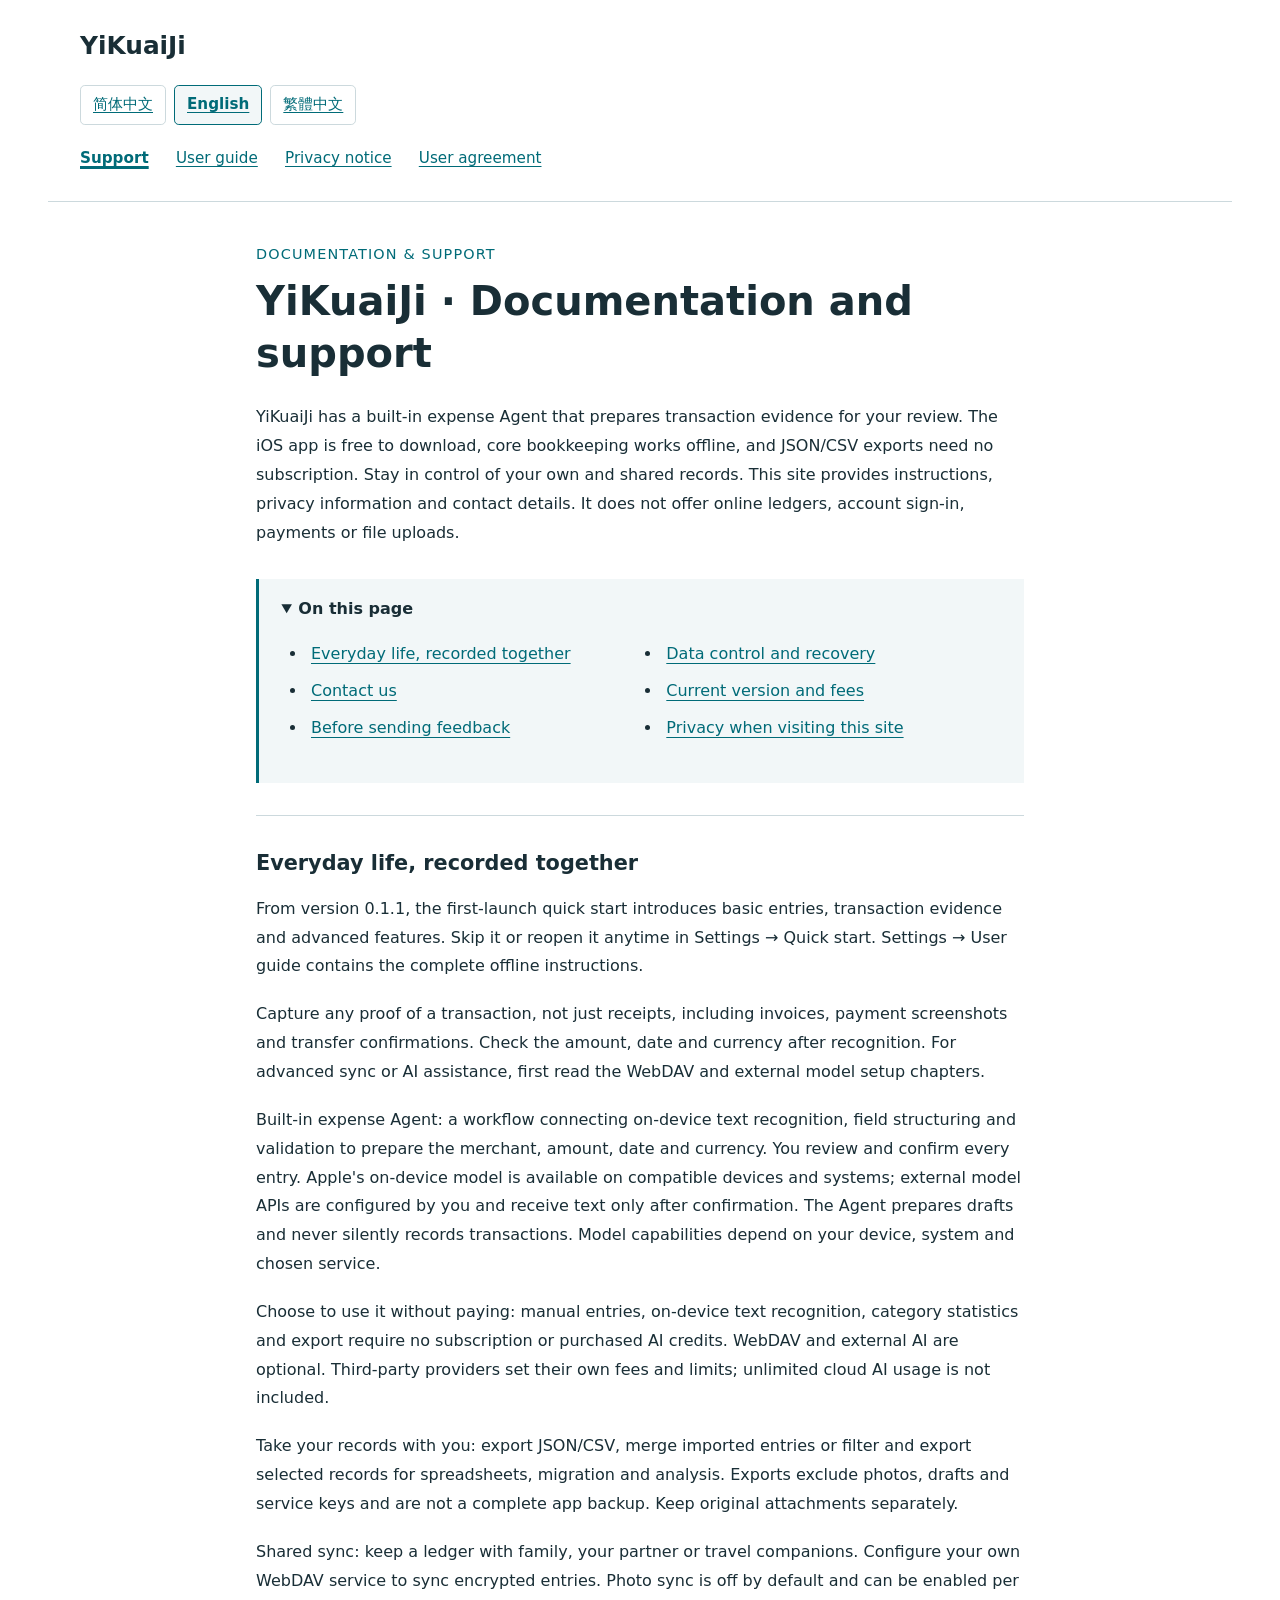
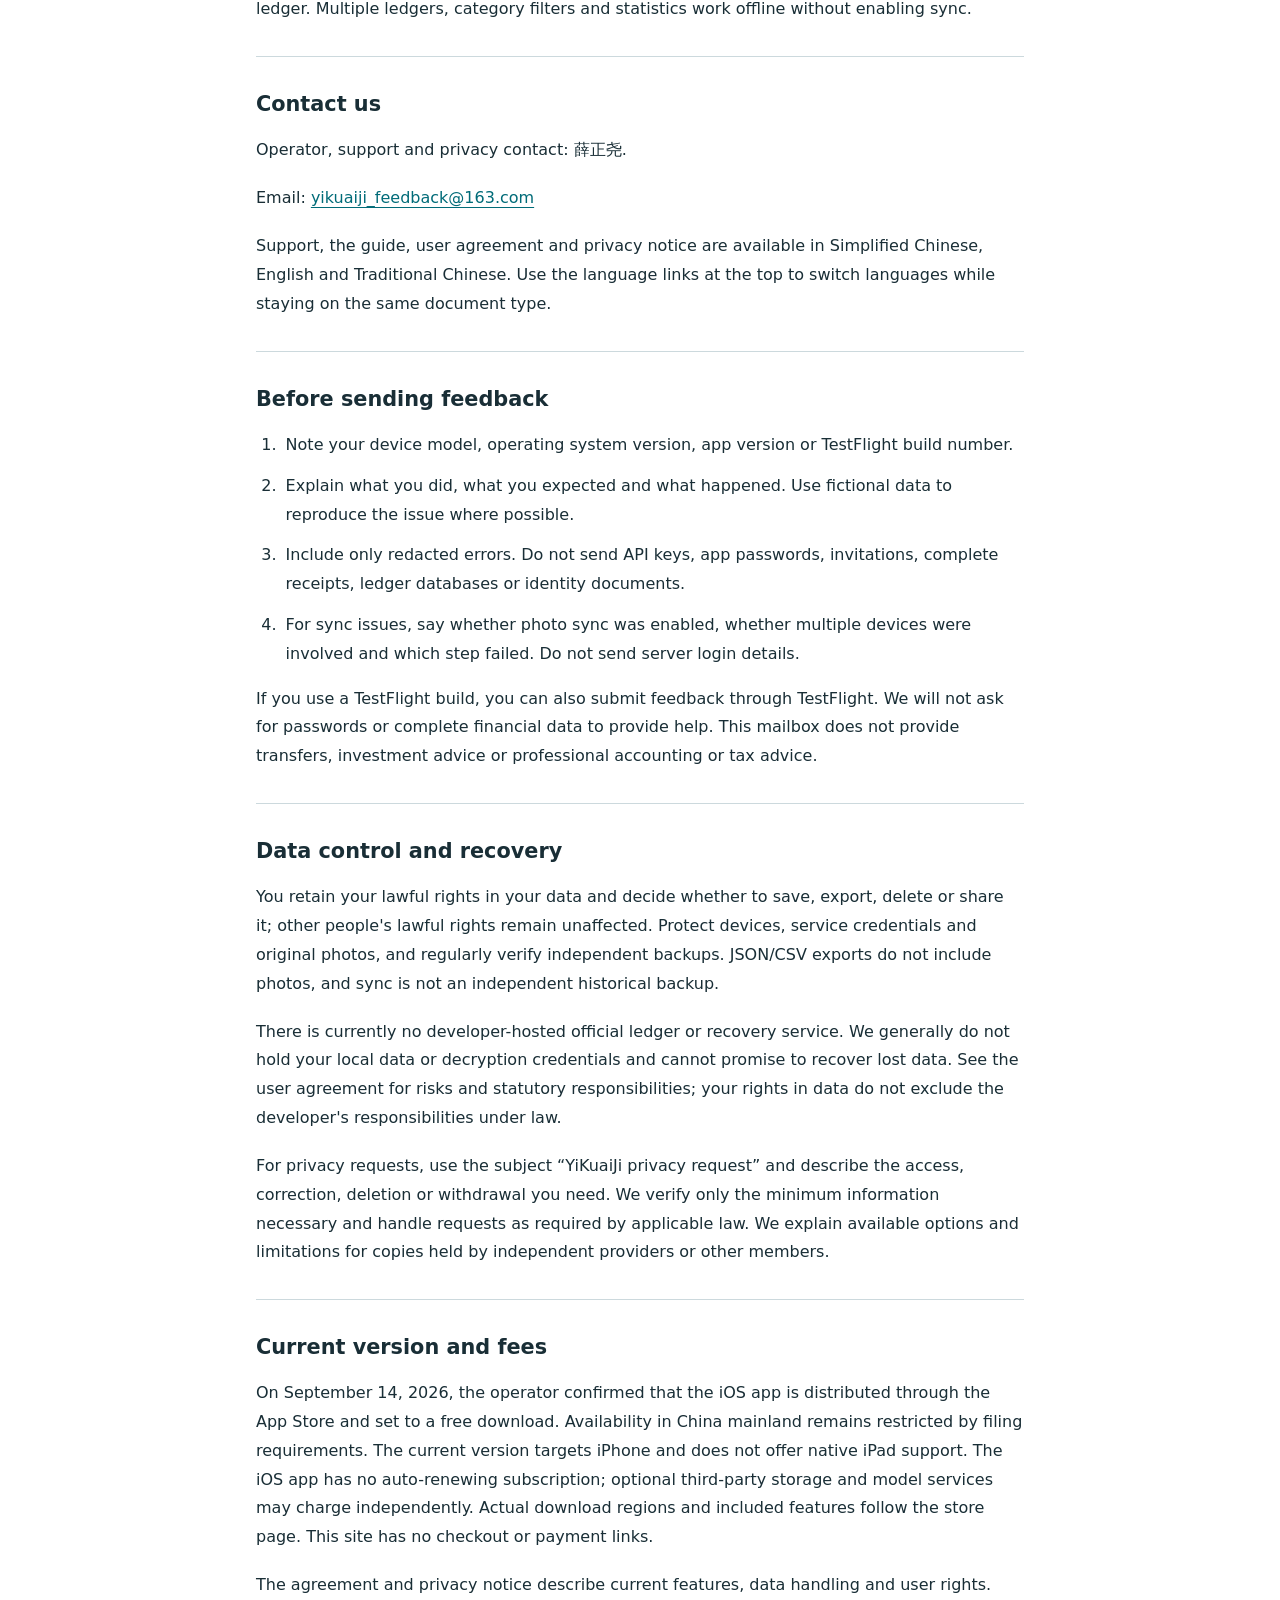
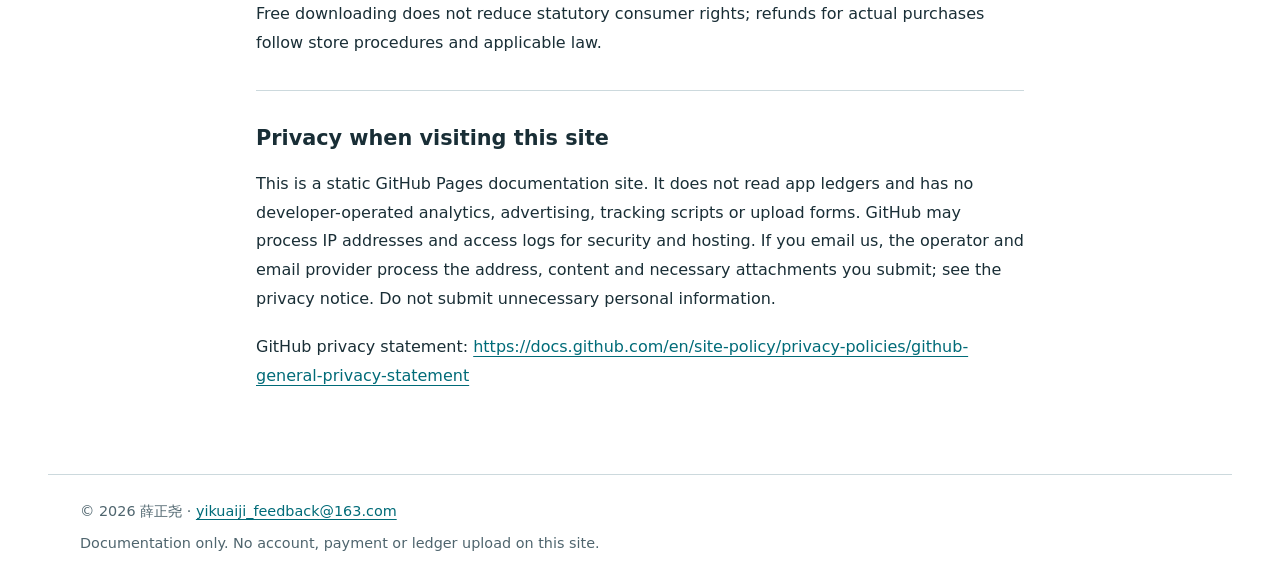
<file: index-en.html>
<!doctype html>
<html lang="en">
<head>
<meta charset="utf-8">
<meta name="viewport" content="width=device-width, initial-scale=1">
<meta name="referrer" content="no-referrer">
<meta http-equiv="Content-Security-Policy" content="default-src 'none'; style-src 'self'; img-src 'self'; base-uri 'none'; form-action 'none'">
<title>YiKuaiJi · Documentation and support · YiKuaiJi</title>
<meta name="description" content="YiKuaiJi offline-first shared ledger: step-by-step guide, privacy and support.">
<link rel="alternate" hreflang="zh-Hans" href="index.html">
<link rel="alternate" hreflang="en" href="index-en.html">
<link rel="alternate" hreflang="zh-Hant" href="index-zh-Hant.html">
<link rel="stylesheet" href="styles.css">
</head>
<body>
<a class="skip" href="#main">Skip to content</a>
<header><a class="brand" href="index-en.html">YiKuaiJi</a>
<nav class="languages" aria-label="Language"><a lang="zh-Hans" hreflang="zh-Hans" href="index.html">简体中文</a>
<a lang="en" hreflang="en" href="index-en.html" aria-current="true">English</a>
<a lang="zh-Hant" hreflang="zh-Hant" href="index-zh-Hant.html">繁體中文</a></nav>
<nav aria-label="Documents"><a href="index-en.html" aria-current="page">Support</a>
<a href="guide-en.html">User guide</a>
<a href="privacy-en.html">Privacy notice</a>
<a href="terms-en.html">User agreement</a></nav></header>
<main id="main"><p class="eyebrow">DOCUMENTATION & SUPPORT</p>
<h1>YiKuaiJi · Documentation and support</h1>
<p>YiKuaiJi has a built-in expense Agent that prepares transaction evidence for your review. The iOS app is free to download, core bookkeeping works offline, and JSON&#47;CSV exports need no subscription. Stay in control of your own and shared records. This site provides instructions, privacy information and contact details. It does not offer online ledgers, account sign-in, payments or file uploads.</p><details class="contents" open><summary>On this page</summary><ul><li><a href="#section-1">Everyday life, recorded together</a></li><li><a href="#section-2">Contact us</a></li><li><a href="#section-3">Before sending feedback</a></li><li><a href="#section-4">Data control and recovery</a></li><li><a href="#section-5">Current version and fees</a></li><li><a href="#section-6">Privacy when visiting this site</a></li></ul></details><section aria-labelledby="section-1"><h2 id="section-1">Everyday life, recorded together</h2><p>From version 0.1.1, the first-launch quick start introduces basic entries, transaction evidence and advanced features. Skip it or reopen it anytime in Settings → Quick start. Settings → User guide contains the complete offline instructions.</p>
<p>Capture any proof of a transaction, not just receipts, including invoices, payment screenshots and transfer confirmations. Check the amount, date and currency after recognition. For advanced sync or AI assistance, first read the WebDAV and external model setup chapters.</p>
<p>Built-in expense Agent: a workflow connecting on-device text recognition, field structuring and validation to prepare the merchant, amount, date and currency. You review and confirm every entry. Apple&#39;s on-device model is available on compatible devices and systems; external model APIs are configured by you and receive text only after confirmation. The Agent prepares drafts and never silently records transactions. Model capabilities depend on your device, system and chosen service.</p>
<p>Choose to use it without paying: manual entries, on-device text recognition, category statistics and export require no subscription or purchased AI credits. WebDAV and external AI are optional. Third-party providers set their own fees and limits; unlimited cloud AI usage is not included.</p>
<p>Take your records with you: export JSON&#47;CSV, merge imported entries or filter and export selected records for spreadsheets, migration and analysis. Exports exclude photos, drafts and service keys and are not a complete app backup. Keep original attachments separately.</p>
<p>Shared sync: keep a ledger with family, your partner or travel companions. Configure your own WebDAV service to sync encrypted entries. Photo sync is off by default and can be enabled per ledger. Multiple ledgers, category filters and statistics work offline without enabling sync.</p></section><section aria-labelledby="section-2"><h2 id="section-2">Contact us</h2><p>Operator, support and privacy contact: 薛正尧.</p>
<p>Email: <a href="mailto:yikuaiji_feedback@163.com" rel="noreferrer">yikuaiji_feedback@163.com</a></p>
<p>Support, the guide, user agreement and privacy notice are available in Simplified Chinese, English and Traditional Chinese. Use the language links at the top to switch languages while staying on the same document type.</p></section><section aria-labelledby="section-3"><h2 id="section-3">Before sending feedback</h2><ol><li>Note your device model, operating system version, app version or TestFlight build number.</li><li>Explain what you did, what you expected and what happened. Use fictional data to reproduce the issue where possible.</li><li>Include only redacted errors. Do not send API keys, app passwords, invitations, complete receipts, ledger databases or identity documents.</li><li>For sync issues, say whether photo sync was enabled, whether multiple devices were involved and which step failed. Do not send server login details.</li></ol>
<p>If you use a TestFlight build, you can also submit feedback through TestFlight. We will not ask for passwords or complete financial data to provide help. This mailbox does not provide transfers, investment advice or professional accounting or tax advice.</p></section><section aria-labelledby="section-4"><h2 id="section-4">Data control and recovery</h2><p>You retain your lawful rights in your data and decide whether to save, export, delete or share it; other people&#39;s lawful rights remain unaffected. Protect devices, service credentials and original photos, and regularly verify independent backups. JSON&#47;CSV exports do not include photos, and sync is not an independent historical backup.</p>
<p>There is currently no developer-hosted official ledger or recovery service. We generally do not hold your local data or decryption credentials and cannot promise to recover lost data. See the user agreement for risks and statutory responsibilities; your rights in data do not exclude the developer&#39;s responsibilities under law.</p>
<p>For privacy requests, use the subject “YiKuaiJi privacy request” and describe the access, correction, deletion or withdrawal you need. We verify only the minimum information necessary and handle requests as required by applicable law. We explain available options and limitations for copies held by independent providers or other members.</p></section><section aria-labelledby="section-5"><h2 id="section-5">Current version and fees</h2><p>On September 14, 2026, the operator confirmed that the iOS app is distributed through the App Store and set to a free download. Availability in China mainland remains restricted by filing requirements. The current version targets iPhone and does not offer native iPad support. The iOS app has no auto-renewing subscription; optional third-party storage and model services may charge independently. Actual download regions and included features follow the store page. This site has no checkout or payment links.</p>
<p>The agreement and privacy notice describe current features, data handling and user rights. Free downloading does not reduce statutory consumer rights; refunds for actual purchases follow store procedures and applicable law.</p></section><section aria-labelledby="section-6"><h2 id="section-6">Privacy when visiting this site</h2><p>This is a static GitHub Pages documentation site. It does not read app ledgers and has no developer-operated analytics, advertising, tracking scripts or upload forms. GitHub may process IP addresses and access logs for security and hosting. If you email us, the operator and email provider process the address, content and necessary attachments you submit; see the privacy notice. Do not submit unnecessary personal information.</p>
<p>GitHub privacy statement: <a href="https:&#47;&#47;docs.github.com&#47;en&#47;site-policy&#47;privacy-policies&#47;github-general-privacy-statement" rel="noreferrer">https:&#47;&#47;docs.github.com&#47;en&#47;site-policy&#47;privacy-policies&#47;github-general-privacy-statement</a></p></section>
</main>
<footer>© 2026 薛正尧 · <a href="mailto:yikuaiji_feedback@163.com">yikuaiji_feedback@163.com</a>
<p>Documentation only. No account, payment or ledger upload on this site.</p></footer>
</body></html>
</file>
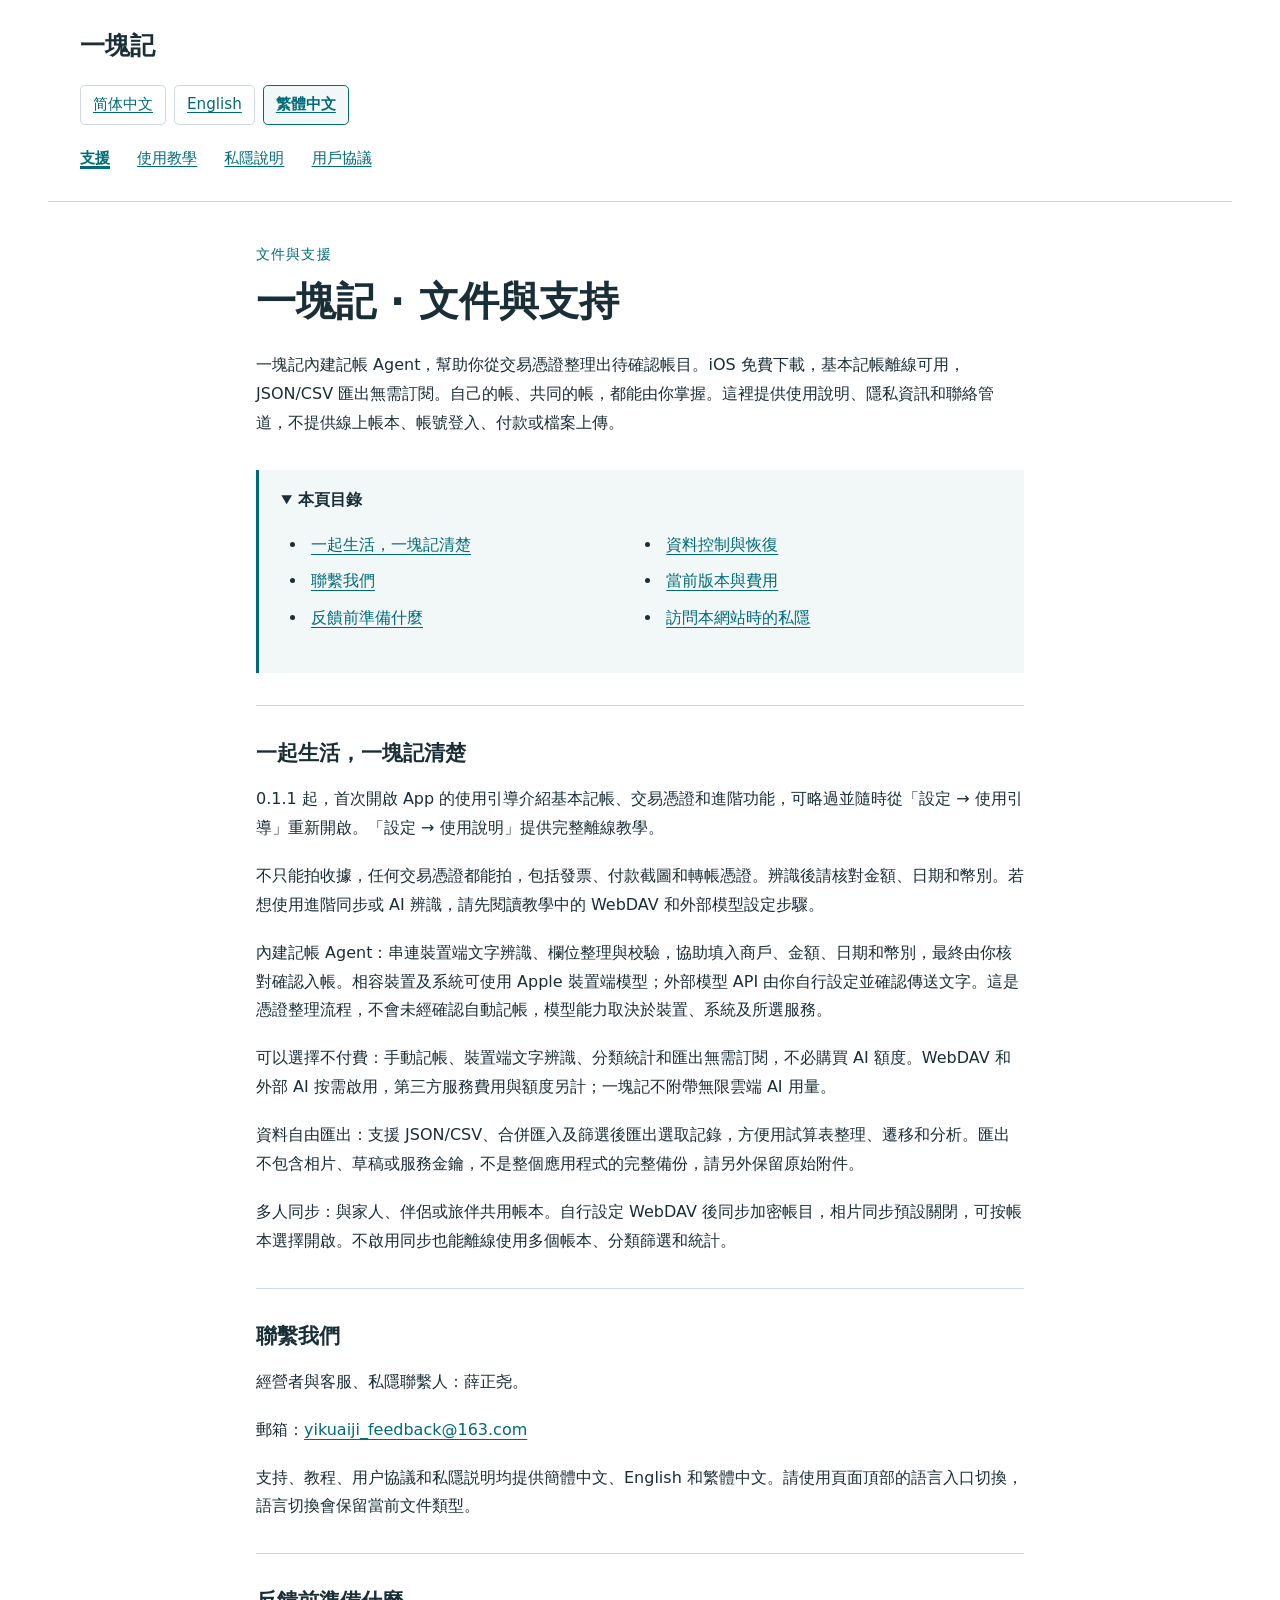
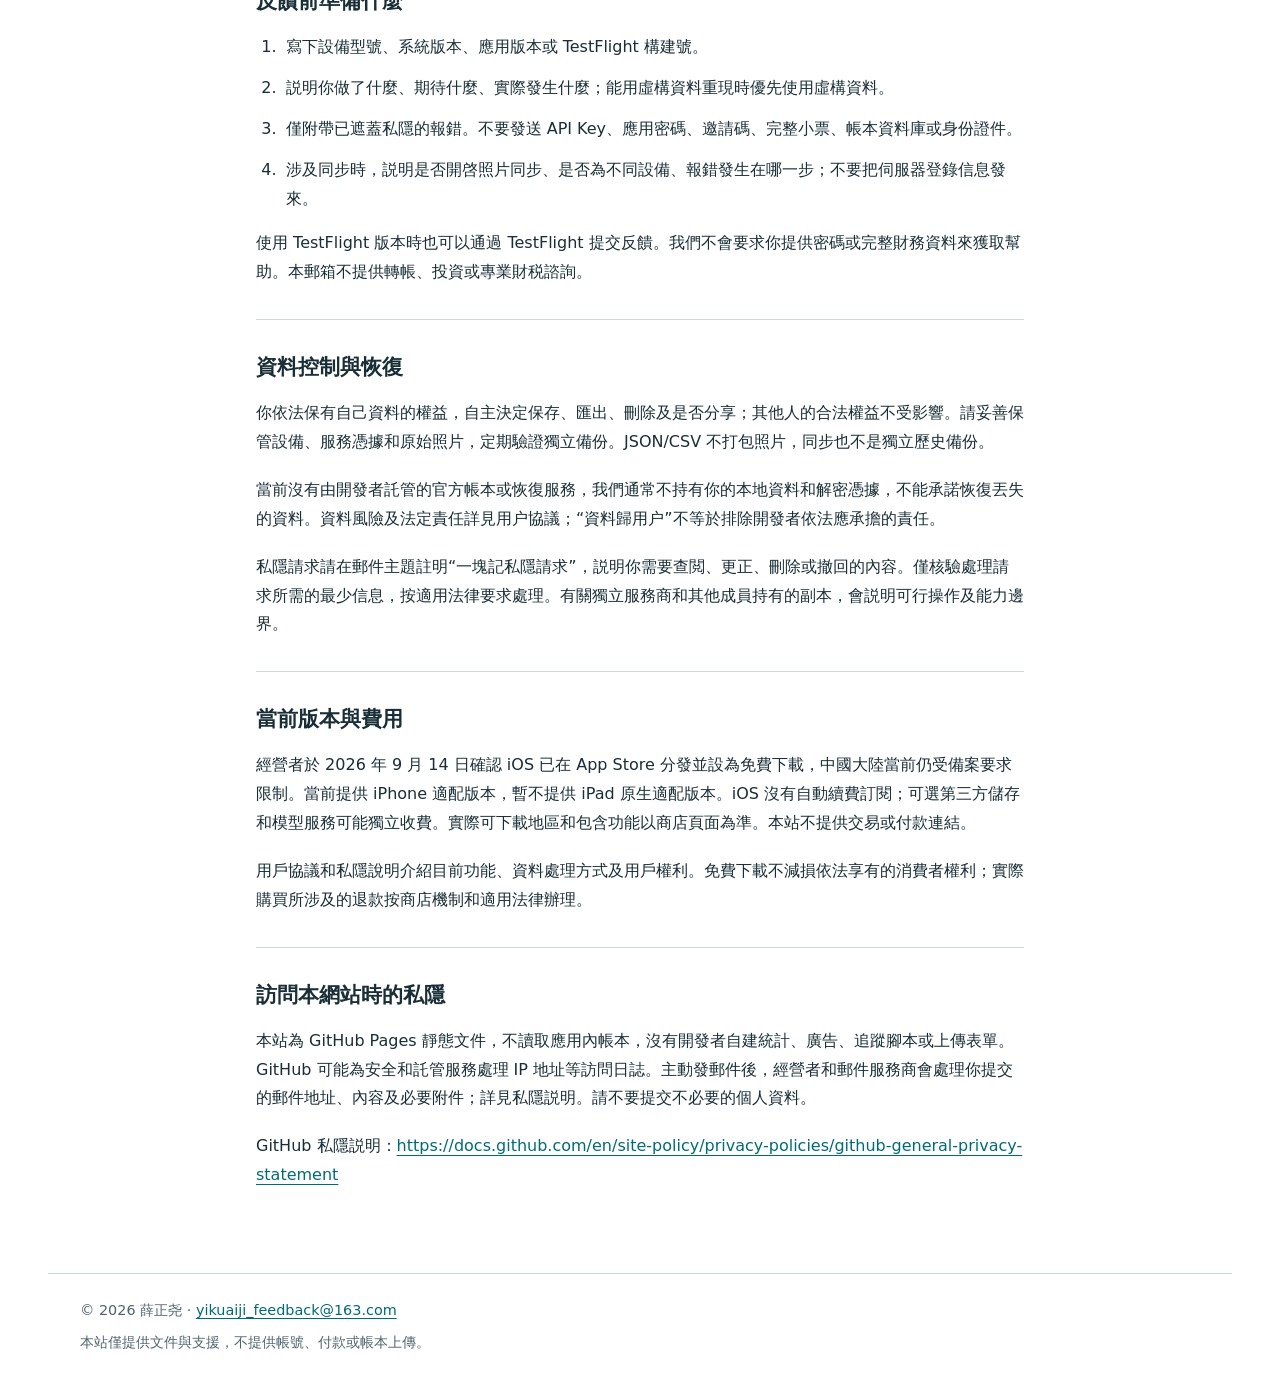
<file: index-zh-Hant.html>
<!doctype html>
<html lang="zh-Hant">
<head>
<meta charset="utf-8">
<meta name="viewport" content="width=device-width, initial-scale=1">
<meta name="referrer" content="no-referrer">
<meta http-equiv="Content-Security-Policy" content="default-src 'none'; style-src 'self'; img-src 'self'; base-uri 'none'; form-action 'none'">
<title>一塊記 · 文件與支持 · YiKuaiJi</title>
<meta name="description" content="一塊記使用教學、資料與私隱說明、用戶協議及官方支援聯絡方式。">
<link rel="alternate" hreflang="zh-Hans" href="index.html">
<link rel="alternate" hreflang="en" href="index-en.html">
<link rel="alternate" hreflang="zh-Hant" href="index-zh-Hant.html">
<link rel="stylesheet" href="styles.css">
</head>
<body>
<a class="skip" href="#main">跳至正文</a>
<header><a class="brand" href="index-zh-Hant.html">一塊記</a>
<nav class="languages" aria-label="語言"><a lang="zh-Hans" hreflang="zh-Hans" href="index.html">简体中文</a>
<a lang="en" hreflang="en" href="index-en.html">English</a>
<a lang="zh-Hant" hreflang="zh-Hant" href="index-zh-Hant.html" aria-current="true">繁體中文</a></nav>
<nav aria-label="文件導覽"><a href="index-zh-Hant.html" aria-current="page">支援</a>
<a href="guide-zh-Hant.html">使用教學</a>
<a href="privacy-zh-Hant.html">私隱說明</a>
<a href="terms-zh-Hant.html">用戶協議</a></nav></header>
<main id="main"><p class="eyebrow">文件與支援</p>
<h1>一塊記 · 文件與支持</h1>
<p>一塊記內建記帳 Agent，幫助你從交易憑證整理出待確認帳目。iOS 免費下載，基本記帳離線可用，JSON&#47;CSV 匯出無需訂閱。自己的帳、共同的帳，都能由你掌握。這裡提供使用說明、隱私資訊和聯絡管道，不提供線上帳本、帳號登入、付款或檔案上傳。</p><details class="contents" open><summary>本頁目錄</summary><ul><li><a href="#section-1">一起生活，一塊記清楚</a></li><li><a href="#section-2">聯繫我們</a></li><li><a href="#section-3">反饋前準備什麼</a></li><li><a href="#section-4">資料控制與恢復</a></li><li><a href="#section-5">當前版本與費用</a></li><li><a href="#section-6">訪問本網站時的私隱</a></li></ul></details><section aria-labelledby="section-1"><h2 id="section-1">一起生活，一塊記清楚</h2><p>0.1.1 起，首次開啟 App 的使用引導介紹基本記帳、交易憑證和進階功能，可略過並隨時從「設定 → 使用引導」重新開啟。「設定 → 使用說明」提供完整離線教學。</p>
<p>不只能拍收據，任何交易憑證都能拍，包括發票、付款截圖和轉帳憑證。辨識後請核對金額、日期和幣別。若想使用進階同步或 AI 辨識，請先閱讀教學中的 WebDAV 和外部模型設定步驟。</p>
<p>內建記帳 Agent：串連裝置端文字辨識、欄位整理與校驗，協助填入商戶、金額、日期和幣別，最終由你核對確認入帳。相容裝置及系統可使用 Apple 裝置端模型；外部模型 API 由你自行設定並確認傳送文字。這是憑證整理流程，不會未經確認自動記帳，模型能力取決於裝置、系統及所選服務。</p>
<p>可以選擇不付費：手動記帳、裝置端文字辨識、分類統計和匯出無需訂閱，不必購買 AI 額度。WebDAV 和外部 AI 按需啟用，第三方服務費用與額度另計；一塊記不附帶無限雲端 AI 用量。</p>
<p>資料自由匯出：支援 JSON&#47;CSV、合併匯入及篩選後匯出選取記錄，方便用試算表整理、遷移和分析。匯出不包含相片、草稿或服務金鑰，不是整個應用程式的完整備份，請另外保留原始附件。</p>
<p>多人同步：與家人、伴侶或旅伴共用帳本。自行設定 WebDAV 後同步加密帳目，相片同步預設關閉，可按帳本選擇開啟。不啟用同步也能離線使用多個帳本、分類篩選和統計。</p></section><section aria-labelledby="section-2"><h2 id="section-2">聯繫我們</h2><p>經營者與客服、私隱聯繫人：薛正尧。</p>
<p>郵箱：<a href="mailto:yikuaiji_feedback@163.com" rel="noreferrer">yikuaiji_feedback@163.com</a></p>
<p>支持、教程、用户協議和私隱説明均提供簡體中文、English 和繁體中文。請使用頁面頂部的語言入口切換，語言切換會保留當前文件類型。</p></section><section aria-labelledby="section-3"><h2 id="section-3">反饋前準備什麼</h2><ol><li>寫下設備型號、系統版本、應用版本或 TestFlight 構建號。</li><li>説明你做了什麼、期待什麼、實際發生什麼；能用虛構資料重現時優先使用虛構資料。</li><li>僅附帶已遮蓋私隱的報錯。不要發送 API Key、應用密碼、邀請碼、完整小票、帳本資料庫或身份證件。</li><li>涉及同步時，説明是否開啓照片同步、是否為不同設備、報錯發生在哪一步；不要把伺服器登錄信息發來。</li></ol>
<p>使用 TestFlight 版本時也可以通過 TestFlight 提交反饋。我們不會要求你提供密碼或完整財務資料來獲取幫助。本郵箱不提供轉帳、投資或專業財税諮詢。</p></section><section aria-labelledby="section-4"><h2 id="section-4">資料控制與恢復</h2><p>你依法保有自己資料的權益，自主決定保存、匯出、刪除及是否分享；其他人的合法權益不受影響。請妥善保管設備、服務憑據和原始照片，定期驗證獨立備份。JSON&#47;CSV 不打包照片，同步也不是獨立歷史備份。</p>
<p>當前沒有由開發者託管的官方帳本或恢復服務，我們通常不持有你的本地資料和解密憑據，不能承諾恢復丟失的資料。資料風險及法定責任詳見用户協議；“資料歸用户”不等於排除開發者依法應承擔的責任。</p>
<p>私隱請求請在郵件主題註明“一塊記私隱請求”，説明你需要查閲、更正、刪除或撤回的內容。僅核驗處理請求所需的最少信息，按適用法律要求處理。有關獨立服務商和其他成員持有的副本，會説明可行操作及能力邊界。</p></section><section aria-labelledby="section-5"><h2 id="section-5">當前版本與費用</h2><p>經營者於 2026 年 9 月 14 日確認 iOS 已在 App Store 分發並設為免費下載，中國大陸當前仍受備案要求限制。當前提供 iPhone 適配版本，暫不提供 iPad 原生適配版本。iOS 沒有自動續費訂閱；可選第三方儲存和模型服務可能獨立收費。實際可下載地區和包含功能以商店頁面為準。本站不提供交易或付款連結。</p>
<p>用戶協議和私隱說明介紹目前功能、資料處理方式及用戶權利。免費下載不減損依法享有的消費者權利；實際購買所涉及的退款按商店機制和適用法律辦理。</p></section><section aria-labelledby="section-6"><h2 id="section-6">訪問本網站時的私隱</h2><p>本站為 GitHub Pages 靜態文件，不讀取應用內帳本，沒有開發者自建統計、廣告、追蹤腳本或上傳表單。GitHub 可能為安全和託管服務處理 IP 地址等訪問日誌。主動發郵件後，經營者和郵件服務商會處理你提交的郵件地址、內容及必要附件；詳見私隱説明。請不要提交不必要的個人資料。</p>
<p>GitHub 私隱説明：<a href="https:&#47;&#47;docs.github.com&#47;en&#47;site-policy&#47;privacy-policies&#47;github-general-privacy-statement" rel="noreferrer">https:&#47;&#47;docs.github.com&#47;en&#47;site-policy&#47;privacy-policies&#47;github-general-privacy-statement</a></p></section>
</main>
<footer>© 2026 薛正尧 · <a href="mailto:yikuaiji_feedback@163.com">yikuaiji_feedback@163.com</a>
<p>本站僅提供文件與支援，不提供帳號、付款或帳本上傳。</p></footer>
</body></html>
</file>
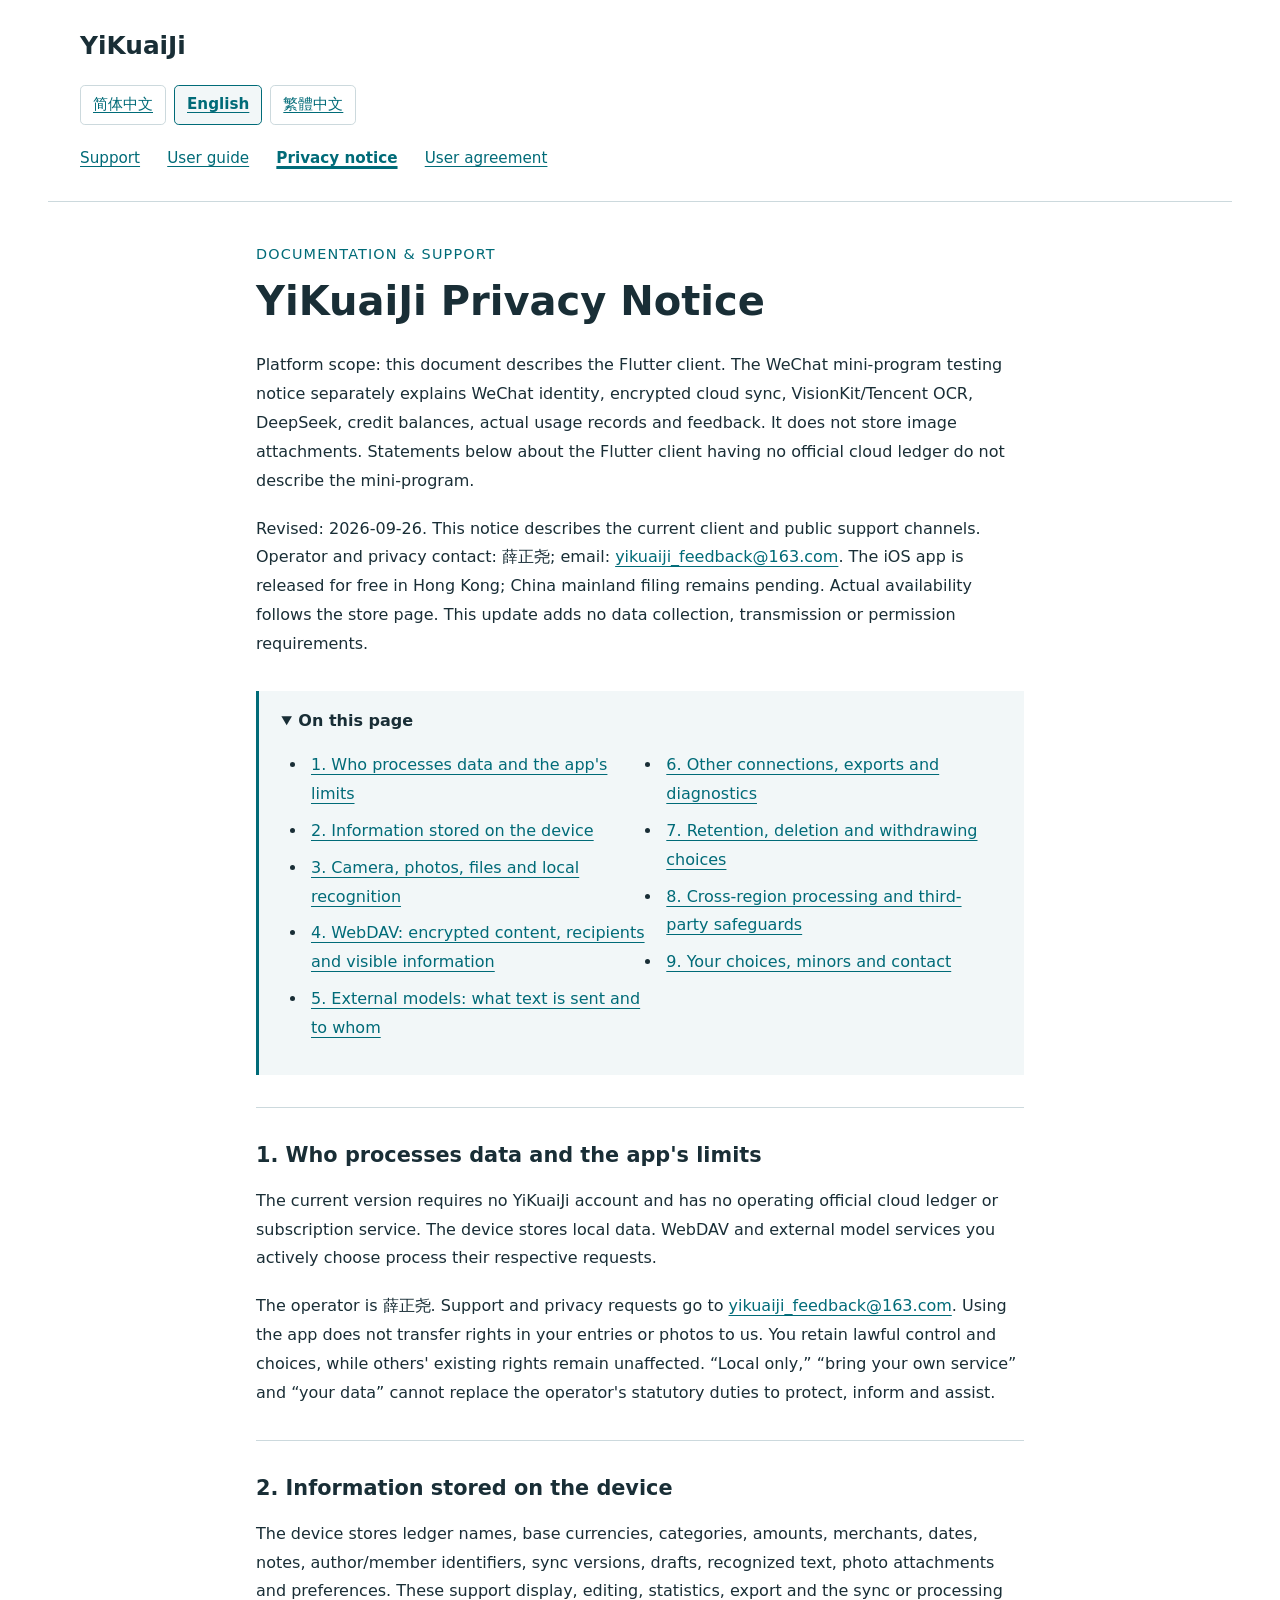
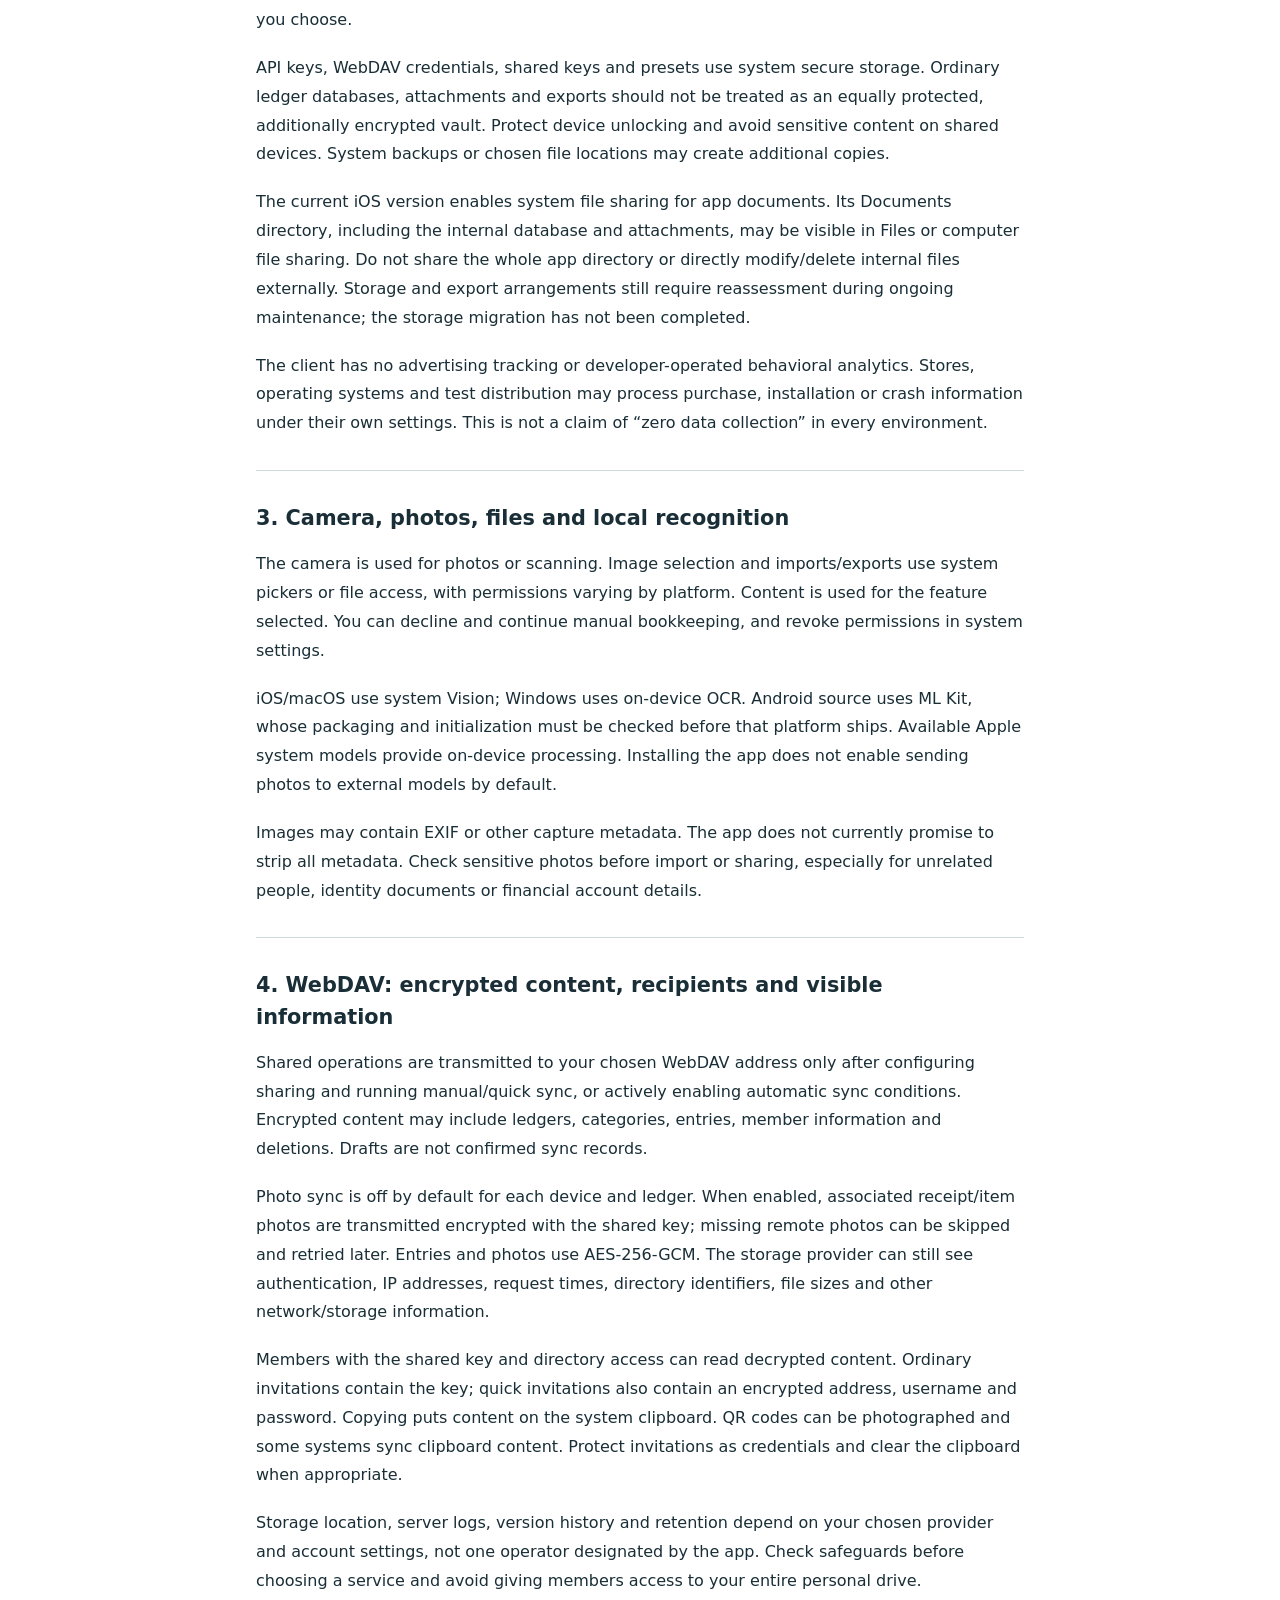
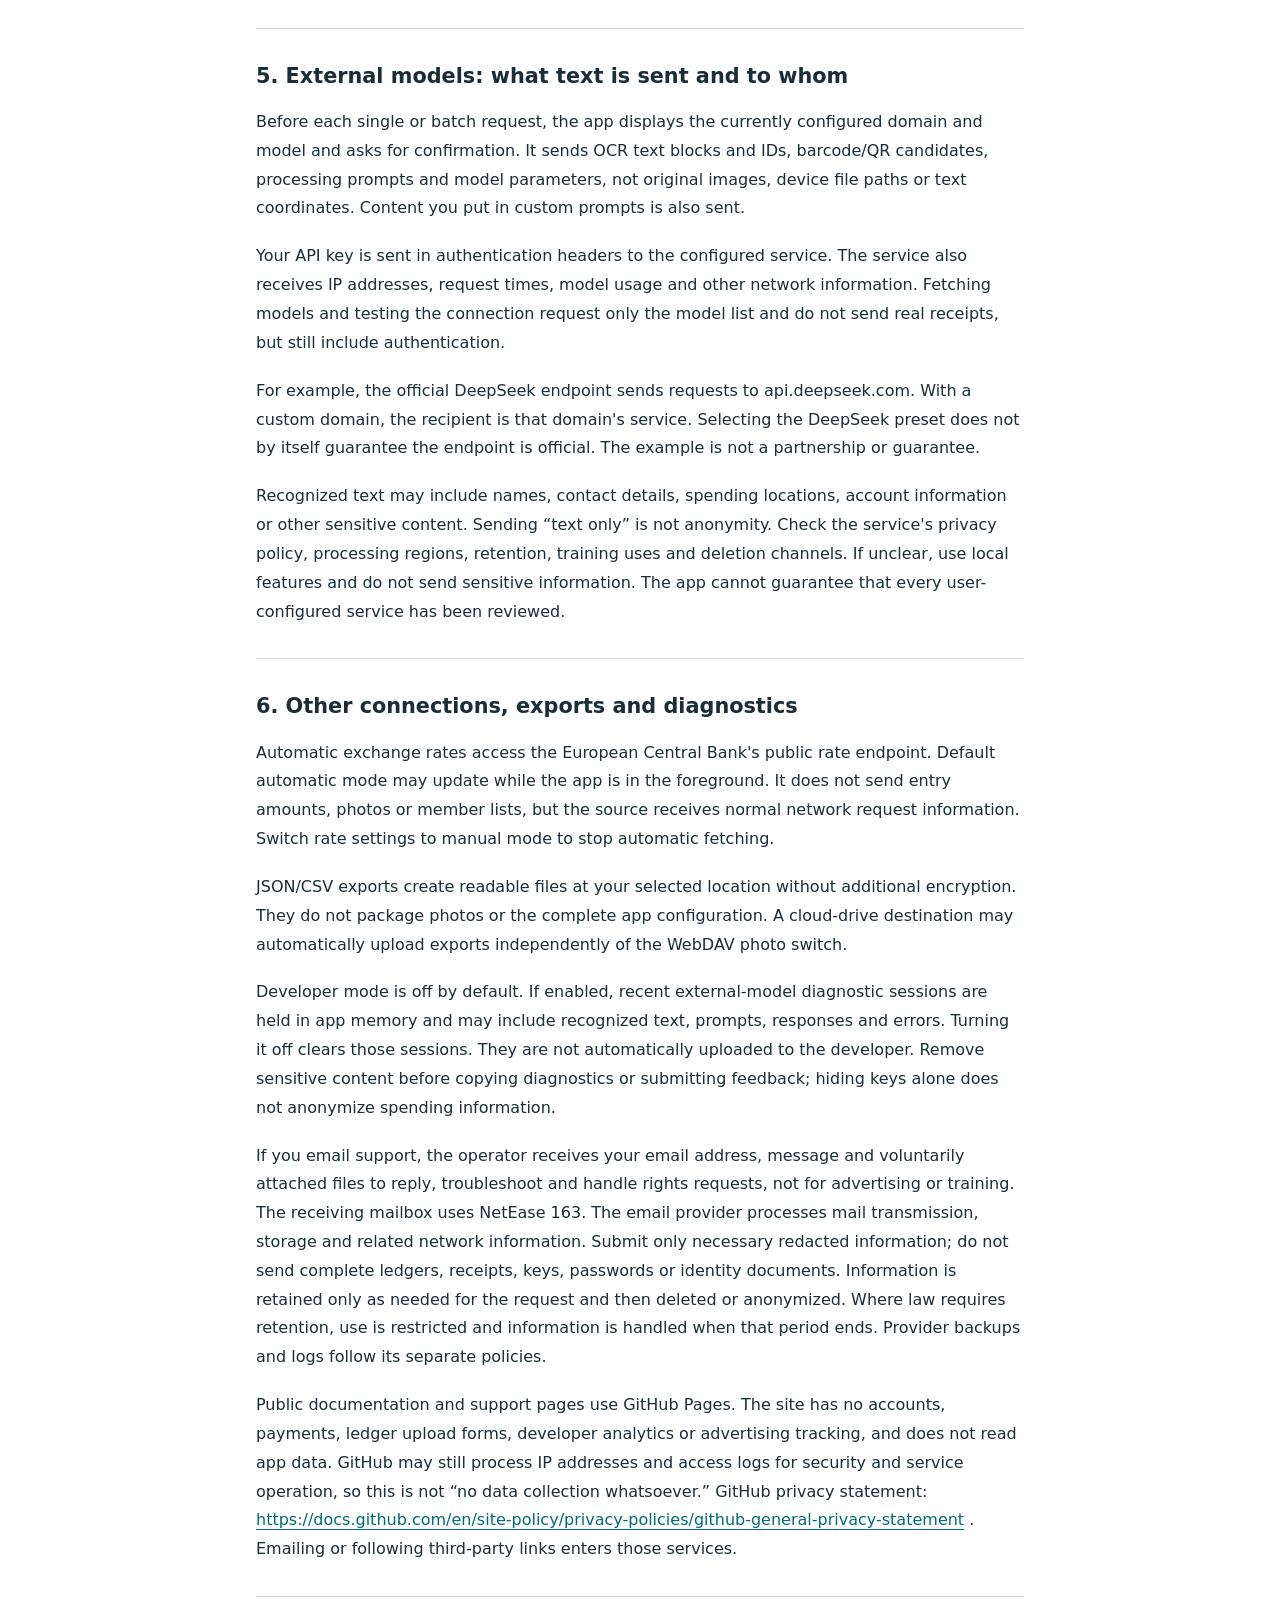
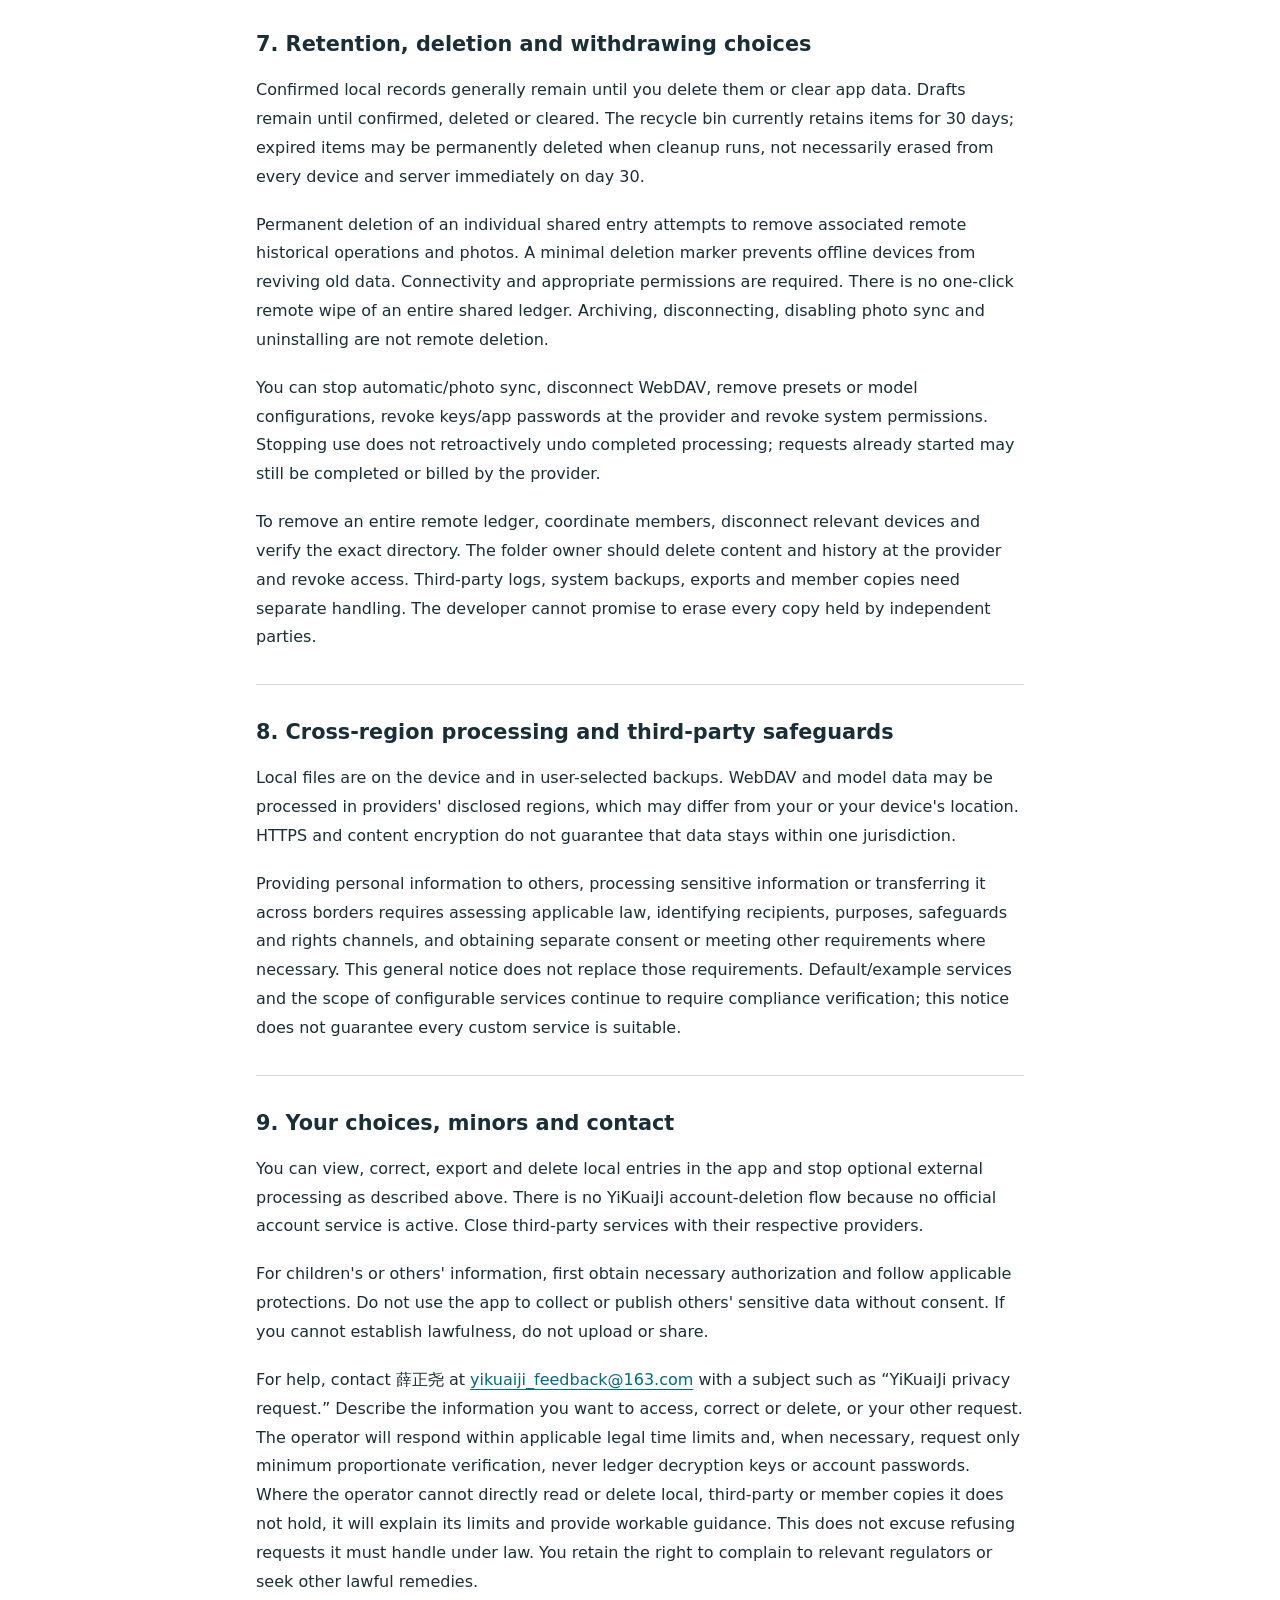
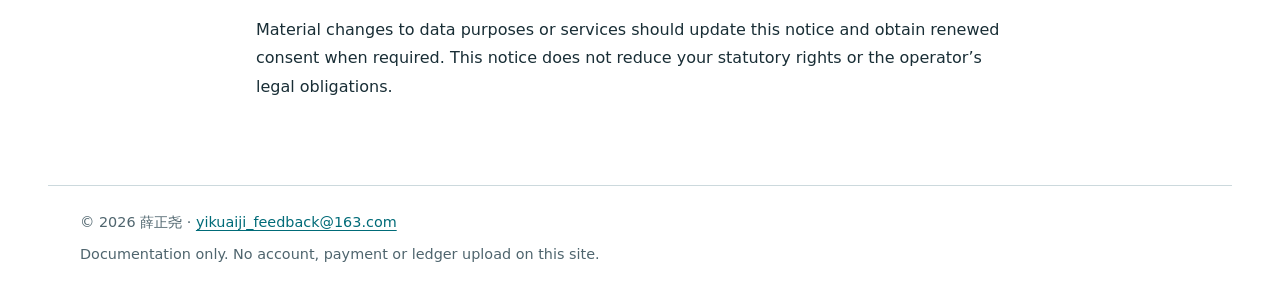
<file: privacy-en.html>
<!doctype html>
<html lang="en">
<head>
<meta charset="utf-8">
<meta name="viewport" content="width=device-width, initial-scale=1">
<meta name="referrer" content="no-referrer">
<meta http-equiv="Content-Security-Policy" content="default-src 'none'; style-src 'self'; img-src 'self'; base-uri 'none'; form-action 'none'">
<title>YiKuaiJi Privacy Notice · YiKuaiJi</title>
<meta name="description" content="YiKuaiJi offline-first shared ledger: step-by-step guide, privacy and support.">
<link rel="alternate" hreflang="zh-Hans" href="privacy.html">
<link rel="alternate" hreflang="en" href="privacy-en.html">
<link rel="alternate" hreflang="zh-Hant" href="privacy-zh-Hant.html">
<link rel="stylesheet" href="styles.css">
</head>
<body>
<a class="skip" href="#main">Skip to content</a>
<header><a class="brand" href="index-en.html">YiKuaiJi</a>
<nav class="languages" aria-label="Language"><a lang="zh-Hans" hreflang="zh-Hans" href="privacy.html">简体中文</a>
<a lang="en" hreflang="en" href="privacy-en.html" aria-current="true">English</a>
<a lang="zh-Hant" hreflang="zh-Hant" href="privacy-zh-Hant.html">繁體中文</a></nav>
<nav aria-label="Documents"><a href="index-en.html">Support</a>
<a href="guide-en.html">User guide</a>
<a href="privacy-en.html" aria-current="page">Privacy notice</a>
<a href="terms-en.html">User agreement</a></nav></header>
<main id="main"><p class="eyebrow">DOCUMENTATION & SUPPORT</p>
<h1>YiKuaiJi Privacy Notice</h1>
<p>Platform scope: this document describes the Flutter client. The WeChat mini-program testing notice separately explains WeChat identity, encrypted cloud sync, VisionKit&#47;Tencent OCR, DeepSeek, credit balances, actual usage records and feedback. It does not store image attachments. Statements below about the Flutter client having no official cloud ledger do not describe the mini-program.</p>
<p>Revised: 2026-09-26. This notice describes the current client and public support channels. Operator and privacy contact: 薛正尧; email: <a href="mailto:yikuaiji_feedback@163.com" rel="noreferrer">yikuaiji_feedback@163.com</a>. The iOS app is released for free in Hong Kong; China mainland filing remains pending. Actual availability follows the store page. This update adds no data collection, transmission or permission requirements.</p><details class="contents" open><summary>On this page</summary><ul><li><a href="#section-1">1. Who processes data and the app&#39;s limits</a></li><li><a href="#section-2">2. Information stored on the device</a></li><li><a href="#section-3">3. Camera, photos, files and local recognition</a></li><li><a href="#section-4">4. WebDAV: encrypted content, recipients and visible information</a></li><li><a href="#section-5">5. External models: what text is sent and to whom</a></li><li><a href="#section-6">6. Other connections, exports and diagnostics</a></li><li><a href="#section-7">7. Retention, deletion and withdrawing choices</a></li><li><a href="#section-8">8. Cross-region processing and third-party safeguards</a></li><li><a href="#section-9">9. Your choices, minors and contact</a></li></ul></details><section aria-labelledby="section-1"><h2 id="section-1">1. Who processes data and the app&#39;s limits</h2><p>The current version requires no YiKuaiJi account and has no operating official cloud ledger or subscription service. The device stores local data. WebDAV and external model services you actively choose process their respective requests.</p>
<p>The operator is 薛正尧. Support and privacy requests go to <a href="mailto:yikuaiji_feedback@163.com" rel="noreferrer">yikuaiji_feedback@163.com</a>. Using the app does not transfer rights in your entries or photos to us. You retain lawful control and choices, while others&#39; existing rights remain unaffected. “Local only,” “bring your own service” and “your data” cannot replace the operator&#39;s statutory duties to protect, inform and assist.</p></section><section aria-labelledby="section-2"><h2 id="section-2">2. Information stored on the device</h2><p>The device stores ledger names, base currencies, categories, amounts, merchants, dates, notes, author&#47;member identifiers, sync versions, drafts, recognized text, photo attachments and preferences. These support display, editing, statistics, export and the sync or processing you choose.</p>
<p>API keys, WebDAV credentials, shared keys and presets use system secure storage. Ordinary ledger databases, attachments and exports should not be treated as an equally protected, additionally encrypted vault. Protect device unlocking and avoid sensitive content on shared devices. System backups or chosen file locations may create additional copies.</p>
<p>The current iOS version enables system file sharing for app documents. Its Documents directory, including the internal database and attachments, may be visible in Files or computer file sharing. Do not share the whole app directory or directly modify&#47;delete internal files externally. Storage and export arrangements still require reassessment during ongoing maintenance; the storage migration has not been completed.</p>
<p>The client has no advertising tracking or developer-operated behavioral analytics. Stores, operating systems and test distribution may process purchase, installation or crash information under their own settings. This is not a claim of “zero data collection” in every environment.</p></section><section aria-labelledby="section-3"><h2 id="section-3">3. Camera, photos, files and local recognition</h2><p>The camera is used for photos or scanning. Image selection and imports&#47;exports use system pickers or file access, with permissions varying by platform. Content is used for the feature selected. You can decline and continue manual bookkeeping, and revoke permissions in system settings.</p>
<p>iOS&#47;macOS use system Vision; Windows uses on-device OCR. Android source uses ML Kit, whose packaging and initialization must be checked before that platform ships. Available Apple system models provide on-device processing. Installing the app does not enable sending photos to external models by default.</p>
<p>Images may contain EXIF or other capture metadata. The app does not currently promise to strip all metadata. Check sensitive photos before import or sharing, especially for unrelated people, identity documents or financial account details.</p></section><section aria-labelledby="section-4"><h2 id="section-4">4. WebDAV: encrypted content, recipients and visible information</h2><p>Shared operations are transmitted to your chosen WebDAV address only after configuring sharing and running manual&#47;quick sync, or actively enabling automatic sync conditions. Encrypted content may include ledgers, categories, entries, member information and deletions. Drafts are not confirmed sync records.</p>
<p>Photo sync is off by default for each device and ledger. When enabled, associated receipt&#47;item photos are transmitted encrypted with the shared key; missing remote photos can be skipped and retried later. Entries and photos use AES-256-GCM. The storage provider can still see authentication, IP addresses, request times, directory identifiers, file sizes and other network&#47;storage information.</p>
<p>Members with the shared key and directory access can read decrypted content. Ordinary invitations contain the key; quick invitations also contain an encrypted address, username and password. Copying puts content on the system clipboard. QR codes can be photographed and some systems sync clipboard content. Protect invitations as credentials and clear the clipboard when appropriate.</p>
<p>Storage location, server logs, version history and retention depend on your chosen provider and account settings, not one operator designated by the app. Check safeguards before choosing a service and avoid giving members access to your entire personal drive.</p></section><section aria-labelledby="section-5"><h2 id="section-5">5. External models: what text is sent and to whom</h2><p>Before each single or batch request, the app displays the currently configured domain and model and asks for confirmation. It sends OCR text blocks and IDs, barcode&#47;QR candidates, processing prompts and model parameters, not original images, device file paths or text coordinates. Content you put in custom prompts is also sent.</p>
<p>Your API key is sent in authentication headers to the configured service. The service also receives IP addresses, request times, model usage and other network information. Fetching models and testing the connection request only the model list and do not send real receipts, but still include authentication.</p>
<p>For example, the official DeepSeek endpoint sends requests to api.deepseek.com. With a custom domain, the recipient is that domain&#39;s service. Selecting the DeepSeek preset does not by itself guarantee the endpoint is official. The example is not a partnership or guarantee.</p>
<p>Recognized text may include names, contact details, spending locations, account information or other sensitive content. Sending “text only” is not anonymity. Check the service&#39;s privacy policy, processing regions, retention, training uses and deletion channels. If unclear, use local features and do not send sensitive information. The app cannot guarantee that every user-configured service has been reviewed.</p></section><section aria-labelledby="section-6"><h2 id="section-6">6. Other connections, exports and diagnostics</h2><p>Automatic exchange rates access the European Central Bank&#39;s public rate endpoint. Default automatic mode may update while the app is in the foreground. It does not send entry amounts, photos or member lists, but the source receives normal network request information. Switch rate settings to manual mode to stop automatic fetching.</p>
<p>JSON&#47;CSV exports create readable files at your selected location without additional encryption. They do not package photos or the complete app configuration. A cloud-drive destination may automatically upload exports independently of the WebDAV photo switch.</p>
<p>Developer mode is off by default. If enabled, recent external-model diagnostic sessions are held in app memory and may include recognized text, prompts, responses and errors. Turning it off clears those sessions. They are not automatically uploaded to the developer. Remove sensitive content before copying diagnostics or submitting feedback; hiding keys alone does not anonymize spending information.</p>
<p>If you email support, the operator receives your email address, message and voluntarily attached files to reply, troubleshoot and handle rights requests, not for advertising or training. The receiving mailbox uses NetEase 163. The email provider processes mail transmission, storage and related network information. Submit only necessary redacted information; do not send complete ledgers, receipts, keys, passwords or identity documents. Information is retained only as needed for the request and then deleted or anonymized. Where law requires retention, use is restricted and information is handled when that period ends. Provider backups and logs follow its separate policies.</p>
<p>Public documentation and support pages use GitHub Pages. The site has no accounts, payments, ledger upload forms, developer analytics or advertising tracking, and does not read app data. GitHub may still process IP addresses and access logs for security and service operation, so this is not “no data collection whatsoever.” GitHub privacy statement: <a href="https:&#47;&#47;docs.github.com&#47;en&#47;site-policy&#47;privacy-policies&#47;github-general-privacy-statement" rel="noreferrer">https:&#47;&#47;docs.github.com&#47;en&#47;site-policy&#47;privacy-policies&#47;github-general-privacy-statement</a> . Emailing or following third-party links enters those services.</p></section><section aria-labelledby="section-7"><h2 id="section-7">7. Retention, deletion and withdrawing choices</h2><p>Confirmed local records generally remain until you delete them or clear app data. Drafts remain until confirmed, deleted or cleared. The recycle bin currently retains items for 30 days; expired items may be permanently deleted when cleanup runs, not necessarily erased from every device and server immediately on day 30.</p>
<p>Permanent deletion of an individual shared entry attempts to remove associated remote historical operations and photos. A minimal deletion marker prevents offline devices from reviving old data. Connectivity and appropriate permissions are required. There is no one-click remote wipe of an entire shared ledger. Archiving, disconnecting, disabling photo sync and uninstalling are not remote deletion.</p>
<p>You can stop automatic&#47;photo sync, disconnect WebDAV, remove presets or model configurations, revoke keys&#47;app passwords at the provider and revoke system permissions. Stopping use does not retroactively undo completed processing; requests already started may still be completed or billed by the provider.</p>
<p>To remove an entire remote ledger, coordinate members, disconnect relevant devices and verify the exact directory. The folder owner should delete content and history at the provider and revoke access. Third-party logs, system backups, exports and member copies need separate handling. The developer cannot promise to erase every copy held by independent parties.</p></section><section aria-labelledby="section-8"><h2 id="section-8">8. Cross-region processing and third-party safeguards</h2><p>Local files are on the device and in user-selected backups. WebDAV and model data may be processed in providers&#39; disclosed regions, which may differ from your or your device&#39;s location. HTTPS and content encryption do not guarantee that data stays within one jurisdiction.</p>
<p>Providing personal information to others, processing sensitive information or transferring it across borders requires assessing applicable law, identifying recipients, purposes, safeguards and rights channels, and obtaining separate consent or meeting other requirements where necessary. This general notice does not replace those requirements. Default&#47;example services and the scope of configurable services continue to require compliance verification; this notice does not guarantee every custom service is suitable.</p></section><section aria-labelledby="section-9"><h2 id="section-9">9. Your choices, minors and contact</h2><p>You can view, correct, export and delete local entries in the app and stop optional external processing as described above. There is no YiKuaiJi account-deletion flow because no official account service is active. Close third-party services with their respective providers.</p>
<p>For children&#39;s or others&#39; information, first obtain necessary authorization and follow applicable protections. Do not use the app to collect or publish others&#39; sensitive data without consent. If you cannot establish lawfulness, do not upload or share.</p>
<p>For help, contact 薛正尧 at <a href="mailto:yikuaiji_feedback@163.com" rel="noreferrer">yikuaiji_feedback@163.com</a> with a subject such as “YiKuaiJi privacy request.” Describe the information you want to access, correct or delete, or your other request. The operator will respond within applicable legal time limits and, when necessary, request only minimum proportionate verification, never ledger decryption keys or account passwords. Where the operator cannot directly read or delete local, third-party or member copies it does not hold, it will explain its limits and provide workable guidance. This does not excuse refusing requests it must handle under law. You retain the right to complain to relevant regulators or seek other lawful remedies.</p>
<p>Material changes to data purposes or services should update this notice and obtain renewed consent when required. This notice does not reduce your statutory rights or the operator’s legal obligations.</p></section>
</main>
<footer>© 2026 薛正尧 · <a href="mailto:yikuaiji_feedback@163.com">yikuaiji_feedback@163.com</a>
<p>Documentation only. No account, payment or ledger upload on this site.</p></footer>
</body></html>
</file>
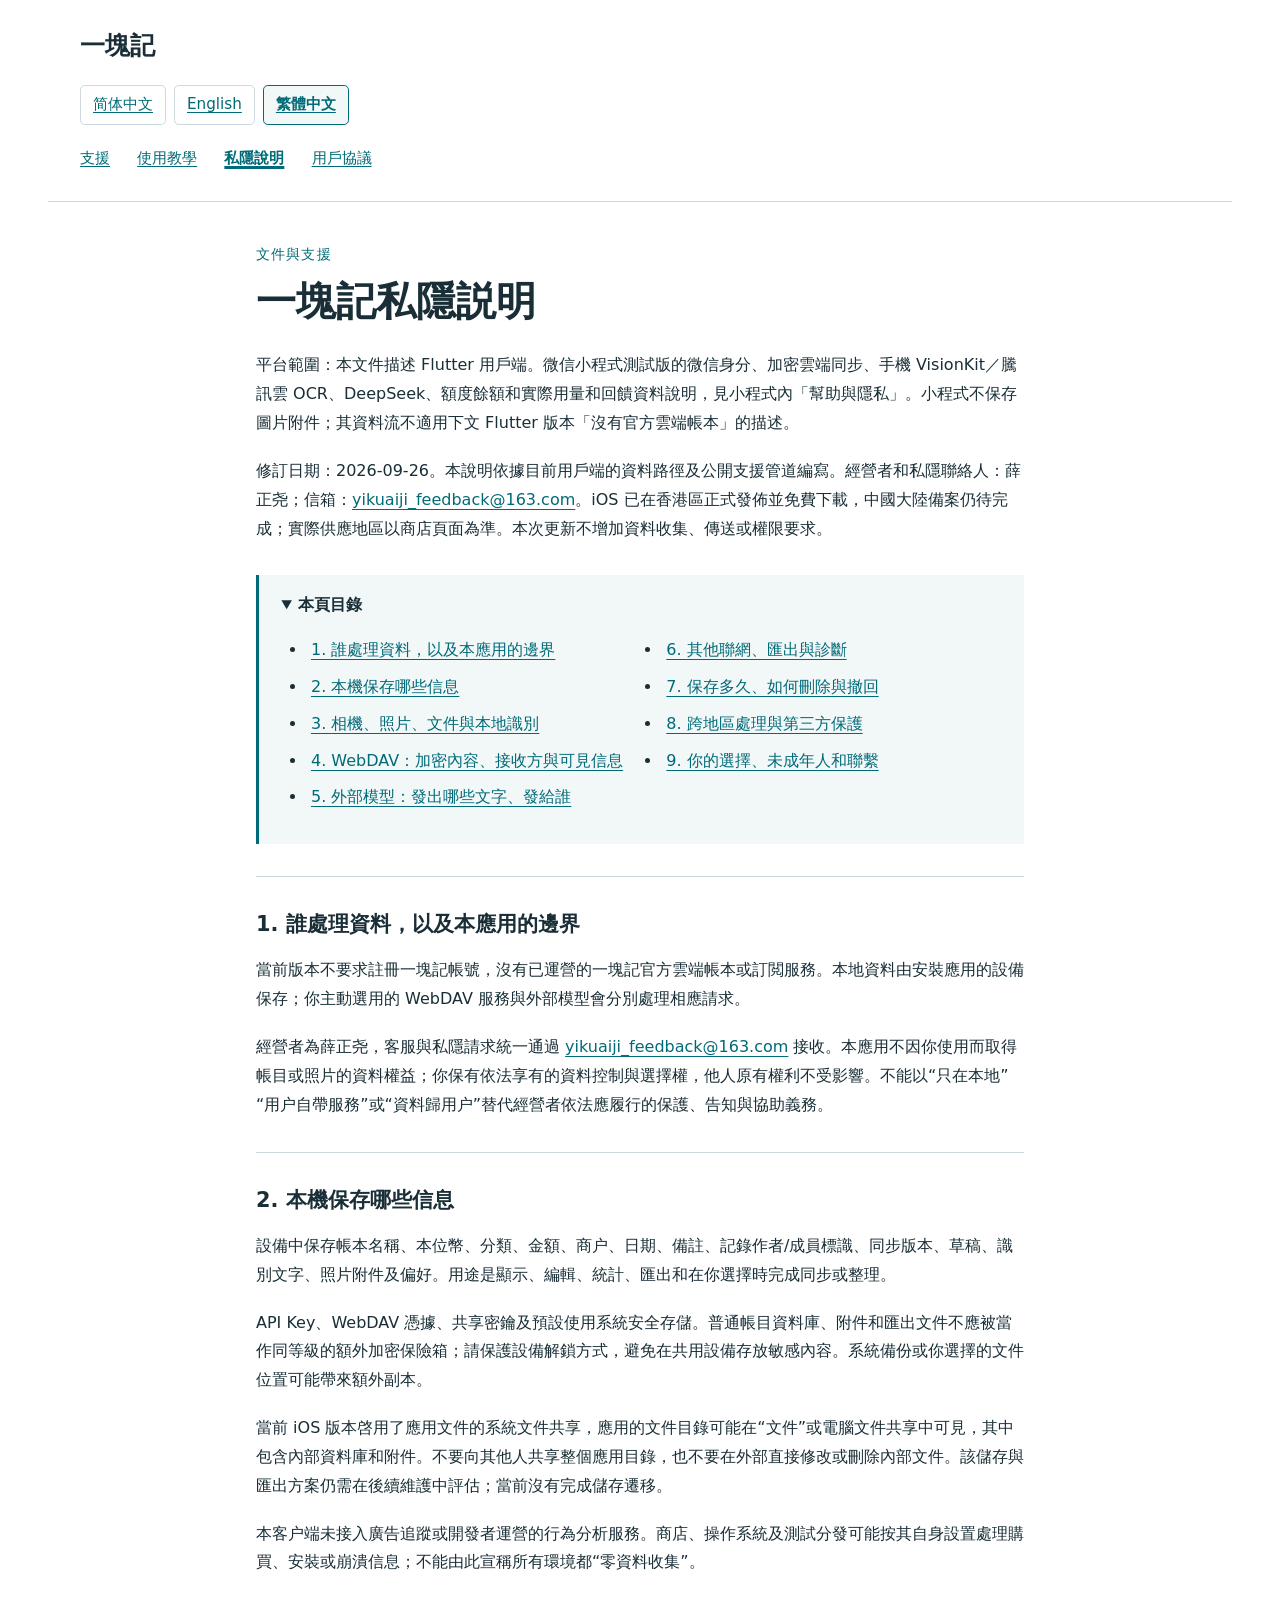
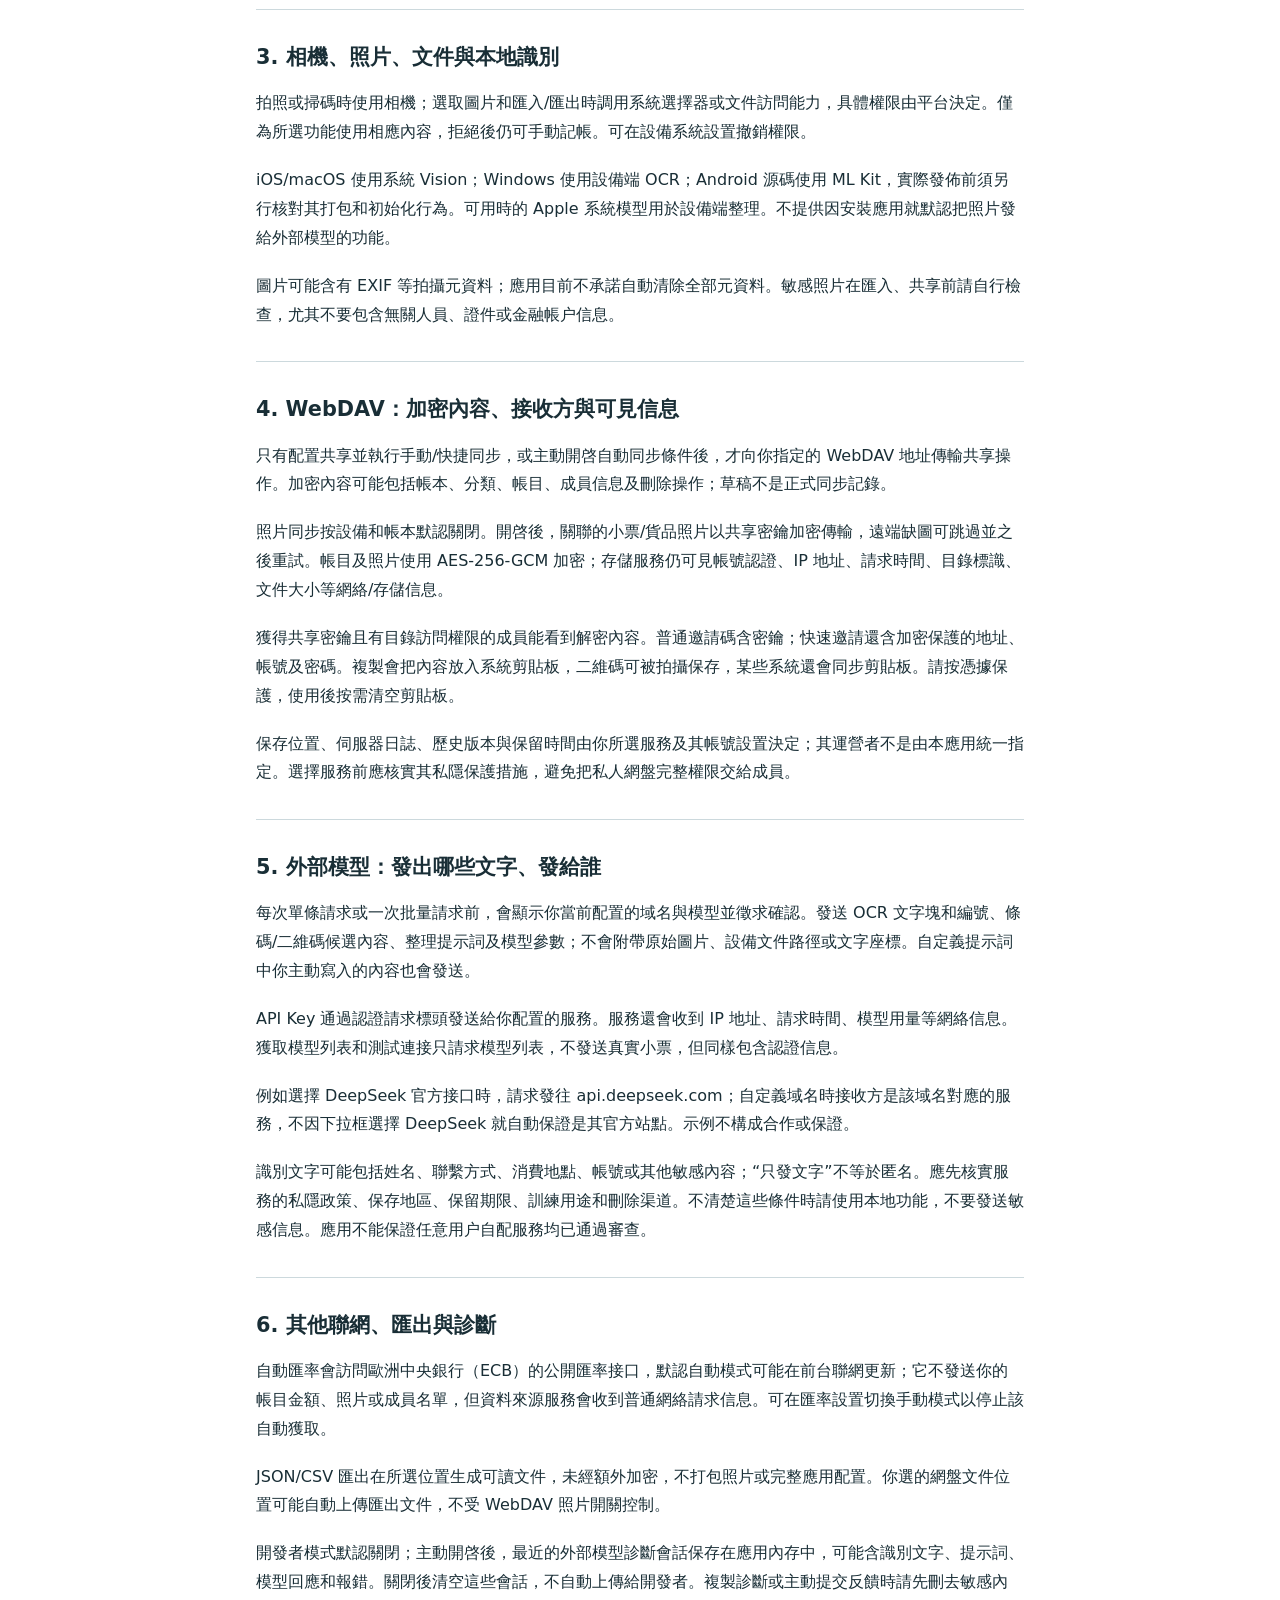
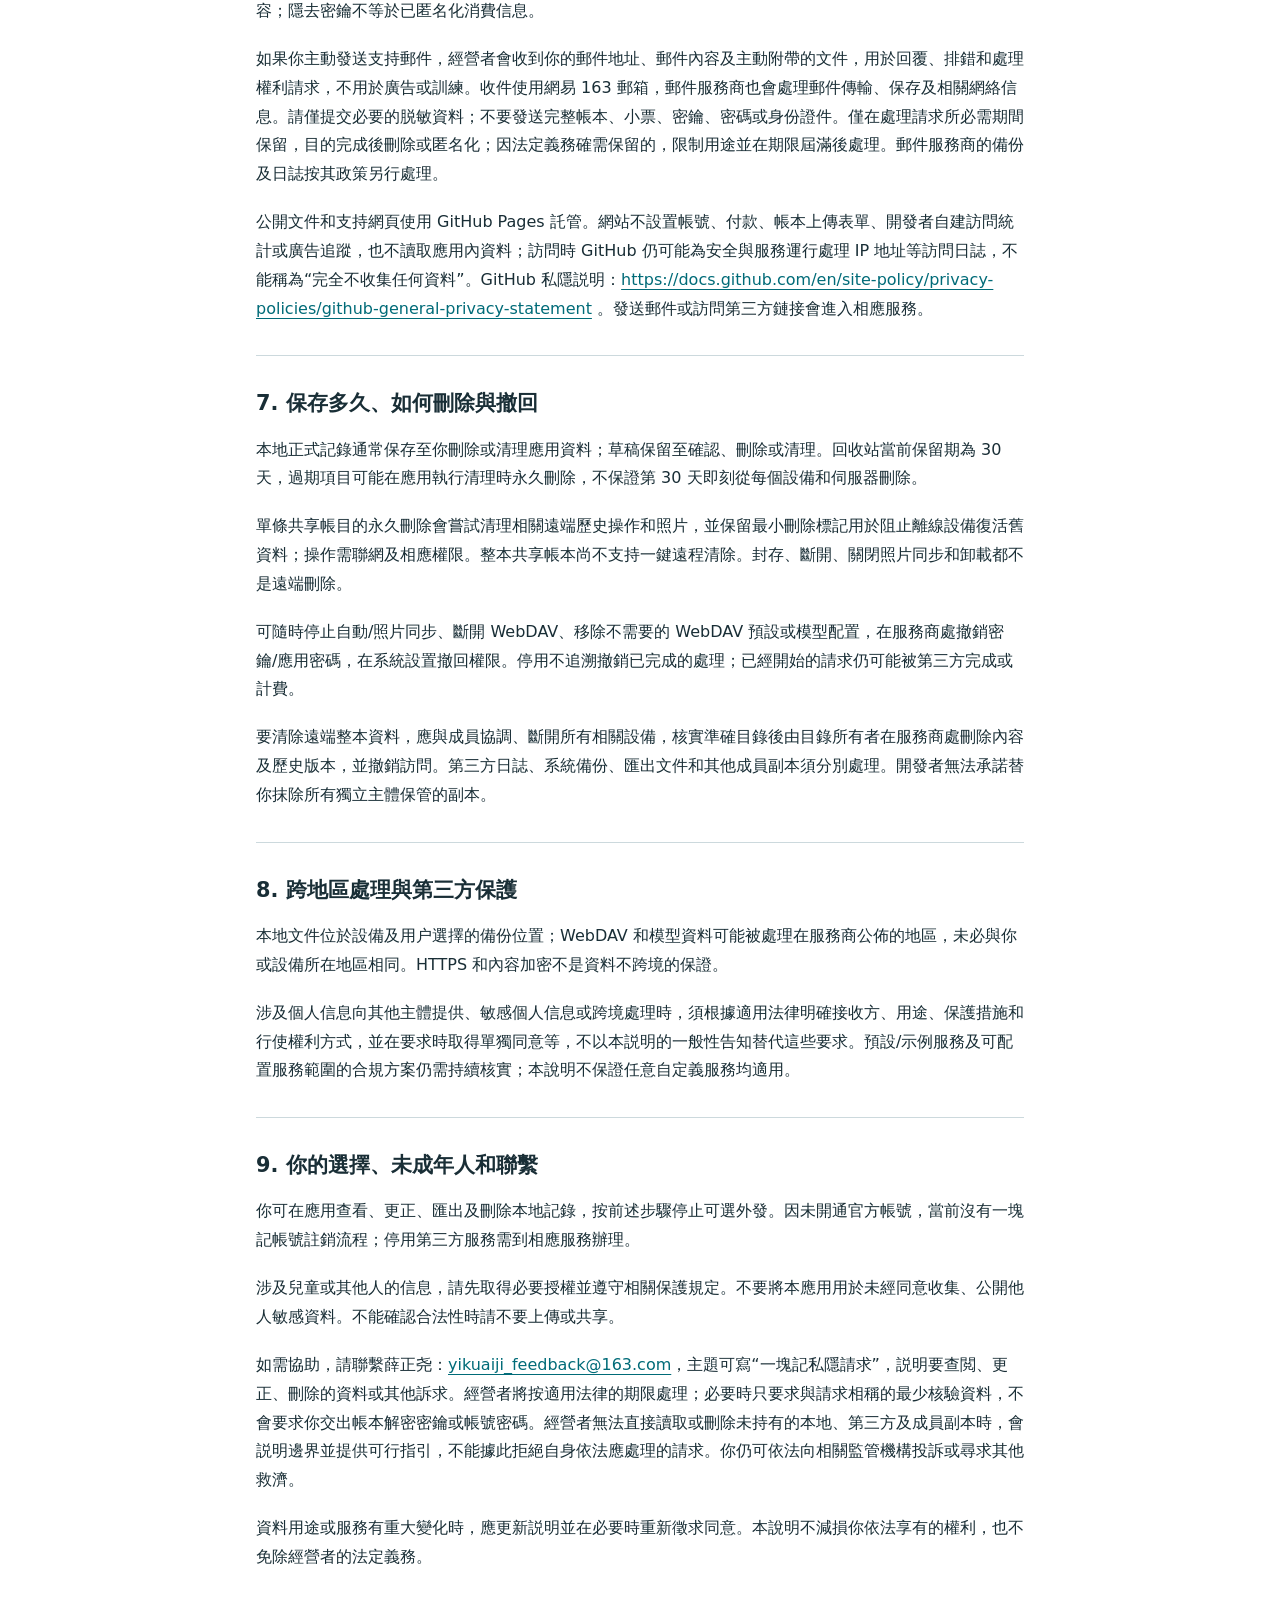
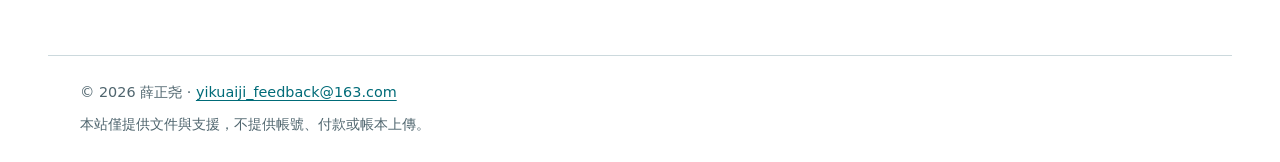
<file: privacy-zh-Hant.html>
<!doctype html>
<html lang="zh-Hant">
<head>
<meta charset="utf-8">
<meta name="viewport" content="width=device-width, initial-scale=1">
<meta name="referrer" content="no-referrer">
<meta http-equiv="Content-Security-Policy" content="default-src 'none'; style-src 'self'; img-src 'self'; base-uri 'none'; form-action 'none'">
<title>一塊記私隱説明 · YiKuaiJi</title>
<meta name="description" content="一塊記使用教學、資料與私隱說明、用戶協議及官方支援聯絡方式。">
<link rel="alternate" hreflang="zh-Hans" href="privacy.html">
<link rel="alternate" hreflang="en" href="privacy-en.html">
<link rel="alternate" hreflang="zh-Hant" href="privacy-zh-Hant.html">
<link rel="stylesheet" href="styles.css">
</head>
<body>
<a class="skip" href="#main">跳至正文</a>
<header><a class="brand" href="index-zh-Hant.html">一塊記</a>
<nav class="languages" aria-label="語言"><a lang="zh-Hans" hreflang="zh-Hans" href="privacy.html">简体中文</a>
<a lang="en" hreflang="en" href="privacy-en.html">English</a>
<a lang="zh-Hant" hreflang="zh-Hant" href="privacy-zh-Hant.html" aria-current="true">繁體中文</a></nav>
<nav aria-label="文件導覽"><a href="index-zh-Hant.html">支援</a>
<a href="guide-zh-Hant.html">使用教學</a>
<a href="privacy-zh-Hant.html" aria-current="page">私隱說明</a>
<a href="terms-zh-Hant.html">用戶協議</a></nav></header>
<main id="main"><p class="eyebrow">文件與支援</p>
<h1>一塊記私隱説明</h1>
<p>平台範圍：本文件描述 Flutter 用戶端。微信小程式測試版的微信身分、加密雲端同步、手機 VisionKit／騰訊雲 OCR、DeepSeek、額度餘額和實際用量和回饋資料說明，見小程式內「幫助與隱私」。小程式不保存圖片附件；其資料流不適用下文 Flutter 版本「沒有官方雲端帳本」的描述。</p>
<p>修訂日期：2026-09-26。本說明依據目前用戶端的資料路徑及公開支援管道編寫。經營者和私隱聯絡人：薛正尧；信箱：<a href="mailto:yikuaiji_feedback@163.com" rel="noreferrer">yikuaiji_feedback@163.com</a>。iOS 已在香港區正式發佈並免費下載，中國大陸備案仍待完成；實際供應地區以商店頁面為準。本次更新不增加資料收集、傳送或權限要求。</p><details class="contents" open><summary>本頁目錄</summary><ul><li><a href="#section-1">1. 誰處理資料，以及本應用的邊界</a></li><li><a href="#section-2">2. 本機保存哪些信息</a></li><li><a href="#section-3">3. 相機、照片、文件與本地識別</a></li><li><a href="#section-4">4. WebDAV：加密內容、接收方與可見信息</a></li><li><a href="#section-5">5. 外部模型：發出哪些文字、發給誰</a></li><li><a href="#section-6">6. 其他聯網、匯出與診斷</a></li><li><a href="#section-7">7. 保存多久、如何刪除與撤回</a></li><li><a href="#section-8">8. 跨地區處理與第三方保護</a></li><li><a href="#section-9">9. 你的選擇、未成年人和聯繫</a></li></ul></details><section aria-labelledby="section-1"><h2 id="section-1">1. 誰處理資料，以及本應用的邊界</h2><p>當前版本不要求註冊一塊記帳號，沒有已運營的一塊記官方雲端帳本或訂閲服務。本地資料由安裝應用的設備保存；你主動選用的 WebDAV 服務與外部模型會分別處理相應請求。</p>
<p>經營者為薛正尧，客服與私隱請求統一通過 <a href="mailto:yikuaiji_feedback@163.com" rel="noreferrer">yikuaiji_feedback@163.com</a> 接收。本應用不因你使用而取得帳目或照片的資料權益；你保有依法享有的資料控制與選擇權，他人原有權利不受影響。不能以“只在本地”“用户自帶服務”或“資料歸用户”替代經營者依法應履行的保護、告知與協助義務。</p></section><section aria-labelledby="section-2"><h2 id="section-2">2. 本機保存哪些信息</h2><p>設備中保存帳本名稱、本位幣、分類、金額、商户、日期、備註、記錄作者&#47;成員標識、同步版本、草稿、識別文字、照片附件及偏好。用途是顯示、編輯、統計、匯出和在你選擇時完成同步或整理。</p>
<p>API Key、WebDAV 憑據、共享密鑰及預設使用系統安全存儲。普通帳目資料庫、附件和匯出文件不應被當作同等級的額外加密保險箱；請保護設備解鎖方式，避免在共用設備存放敏感內容。系統備份或你選擇的文件位置可能帶來額外副本。</p>
<p>當前 iOS 版本啓用了應用文件的系統文件共享，應用的文件目錄可能在“文件”或電腦文件共享中可見，其中包含內部資料庫和附件。不要向其他人共享整個應用目錄，也不要在外部直接修改或刪除內部文件。該儲存與匯出方案仍需在後續維護中評估；當前沒有完成儲存遷移。</p>
<p>本客户端未接入廣告追蹤或開發者運營的行為分析服務。商店、操作系統及測試分發可能按其自身設置處理購買、安裝或崩潰信息；不能由此宣稱所有環境都“零資料收集”。</p></section><section aria-labelledby="section-3"><h2 id="section-3">3. 相機、照片、文件與本地識別</h2><p>拍照或掃碼時使用相機；選取圖片和匯入&#47;匯出時調用系統選擇器或文件訪問能力，具體權限由平台決定。僅為所選功能使用相應內容，拒絕後仍可手動記帳。可在設備系統設置撤銷權限。</p>
<p>iOS&#47;macOS 使用系統 Vision；Windows 使用設備端 OCR；Android 源碼使用 ML Kit，實際發佈前須另行核對其打包和初始化行為。可用時的 Apple 系統模型用於設備端整理。不提供因安裝應用就默認把照片發給外部模型的功能。</p>
<p>圖片可能含有 EXIF 等拍攝元資料；應用目前不承諾自動清除全部元資料。敏感照片在匯入、共享前請自行檢查，尤其不要包含無關人員、證件或金融帳户信息。</p></section><section aria-labelledby="section-4"><h2 id="section-4">4. WebDAV：加密內容、接收方與可見信息</h2><p>只有配置共享並執行手動&#47;快捷同步，或主動開啓自動同步條件後，才向你指定的 WebDAV 地址傳輸共享操作。加密內容可能包括帳本、分類、帳目、成員信息及刪除操作；草稿不是正式同步記錄。</p>
<p>照片同步按設備和帳本默認關閉。開啓後，關聯的小票&#47;貨品照片以共享密鑰加密傳輸，遠端缺圖可跳過並之後重試。帳目及照片使用 AES-256-GCM 加密；存儲服務仍可見帳號認證、IP 地址、請求時間、目錄標識、文件大小等網絡&#47;存儲信息。</p>
<p>獲得共享密鑰且有目錄訪問權限的成員能看到解密內容。普通邀請碼含密鑰；快速邀請還含加密保護的地址、帳號及密碼。複製會把內容放入系統剪貼板，二維碼可被拍攝保存，某些系統還會同步剪貼板。請按憑據保護，使用後按需清空剪貼板。</p>
<p>保存位置、伺服器日誌、歷史版本與保留時間由你所選服務及其帳號設置決定；其運營者不是由本應用統一指定。選擇服務前應核實其私隱保護措施，避免把私人網盤完整權限交給成員。</p></section><section aria-labelledby="section-5"><h2 id="section-5">5. 外部模型：發出哪些文字、發給誰</h2><p>每次單條請求或一次批量請求前，會顯示你當前配置的域名與模型並徵求確認。發送 OCR 文字塊和編號、條碼&#47;二維碼候選內容、整理提示詞及模型參數；不會附帶原始圖片、設備文件路徑或文字座標。自定義提示詞中你主動寫入的內容也會發送。</p>
<p>API Key 通過認證請求標頭發送給你配置的服務。服務還會收到 IP 地址、請求時間、模型用量等網絡信息。獲取模型列表和測試連接只請求模型列表，不發送真實小票，但同樣包含認證信息。</p>
<p>例如選擇 DeepSeek 官方接口時，請求發往 api.deepseek.com；自定義域名時接收方是該域名對應的服務，不因下拉框選擇 DeepSeek 就自動保證是其官方站點。示例不構成合作或保證。</p>
<p>識別文字可能包括姓名、聯繫方式、消費地點、帳號或其他敏感內容；“只發文字”不等於匿名。應先核實服務的私隱政策、保存地區、保留期限、訓練用途和刪除渠道。不清楚這些條件時請使用本地功能，不要發送敏感信息。應用不能保證任意用户自配服務均已通過審查。</p></section><section aria-labelledby="section-6"><h2 id="section-6">6. 其他聯網、匯出與診斷</h2><p>自動匯率會訪問歐洲中央銀行（ECB）的公開匯率接口，默認自動模式可能在前台聯網更新；它不發送你的帳目金額、照片或成員名單，但資料來源服務會收到普通網絡請求信息。可在匯率設置切換手動模式以停止該自動獲取。</p>
<p>JSON&#47;CSV 匯出在所選位置生成可讀文件，未經額外加密，不打包照片或完整應用配置。你選的網盤文件位置可能自動上傳匯出文件，不受 WebDAV 照片開關控制。</p>
<p>開發者模式默認關閉；主動開啓後，最近的外部模型診斷會話保存在應用內存中，可能含識別文字、提示詞、模型回應和報錯。關閉後清空這些會話，不自動上傳給開發者。複製診斷或主動提交反饋時請先刪去敏感內容；隱去密鑰不等於已匿名化消費信息。</p>
<p>如果你主動發送支持郵件，經營者會收到你的郵件地址、郵件內容及主動附帶的文件，用於回覆、排錯和處理權利請求，不用於廣告或訓練。收件使用網易 163 郵箱，郵件服務商也會處理郵件傳輸、保存及相關網絡信息。請僅提交必要的脱敏資料；不要發送完整帳本、小票、密鑰、密碼或身份證件。僅在處理請求所必需期間保留，目的完成後刪除或匿名化；因法定義務確需保留的，限制用途並在期限屆滿後處理。郵件服務商的備份及日誌按其政策另行處理。</p>
<p>公開文件和支持網頁使用 GitHub Pages 託管。網站不設置帳號、付款、帳本上傳表單、開發者自建訪問統計或廣告追蹤，也不讀取應用內資料；訪問時 GitHub 仍可能為安全與服務運行處理 IP 地址等訪問日誌，不能稱為“完全不收集任何資料”。GitHub 私隱説明：<a href="https:&#47;&#47;docs.github.com&#47;en&#47;site-policy&#47;privacy-policies&#47;github-general-privacy-statement" rel="noreferrer">https:&#47;&#47;docs.github.com&#47;en&#47;site-policy&#47;privacy-policies&#47;github-general-privacy-statement</a> 。發送郵件或訪問第三方鏈接會進入相應服務。</p></section><section aria-labelledby="section-7"><h2 id="section-7">7. 保存多久、如何刪除與撤回</h2><p>本地正式記錄通常保存至你刪除或清理應用資料；草稿保留至確認、刪除或清理。回收站當前保留期為 30 天，過期項目可能在應用執行清理時永久刪除，不保證第 30 天即刻從每個設備和伺服器刪除。</p>
<p>單條共享帳目的永久刪除會嘗試清理相關遠端歷史操作和照片，並保留最小刪除標記用於阻止離線設備復活舊資料；操作需聯網及相應權限。整本共享帳本尚不支持一鍵遠程清除。封存、斷開、關閉照片同步和卸載都不是遠端刪除。</p>
<p>可隨時停止自動&#47;照片同步、斷開 WebDAV、移除不需要的 WebDAV 預設或模型配置，在服務商處撤銷密鑰&#47;應用密碼，在系統設置撤回權限。停用不追溯撤銷已完成的處理；已經開始的請求仍可能被第三方完成或計費。</p>
<p>要清除遠端整本資料，應與成員協調、斷開所有相關設備，核實準確目錄後由目錄所有者在服務商處刪除內容及歷史版本，並撤銷訪問。第三方日誌、系統備份、匯出文件和其他成員副本須分別處理。開發者無法承諾替你抹除所有獨立主體保管的副本。</p></section><section aria-labelledby="section-8"><h2 id="section-8">8. 跨地區處理與第三方保護</h2><p>本地文件位於設備及用户選擇的備份位置；WebDAV 和模型資料可能被處理在服務商公佈的地區，未必與你或設備所在地區相同。HTTPS 和內容加密不是資料不跨境的保證。</p>
<p>涉及個人信息向其他主體提供、敏感個人信息或跨境處理時，須根據適用法律明確接收方、用途、保護措施和行使權利方式，並在要求時取得單獨同意等，不以本説明的一般性告知替代這些要求。預設&#47;示例服務及可配置服務範圍的合規方案仍需持續核實；本說明不保證任意自定義服務均適用。</p></section><section aria-labelledby="section-9"><h2 id="section-9">9. 你的選擇、未成年人和聯繫</h2><p>你可在應用查看、更正、匯出及刪除本地記錄，按前述步驟停止可選外發。因未開通官方帳號，當前沒有一塊記帳號註銷流程；停用第三方服務需到相應服務辦理。</p>
<p>涉及兒童或其他人的信息，請先取得必要授權並遵守相關保護規定。不要將本應用用於未經同意收集、公開他人敏感資料。不能確認合法性時請不要上傳或共享。</p>
<p>如需協助，請聯繫薛正尧：<a href="mailto:yikuaiji_feedback@163.com" rel="noreferrer">yikuaiji_feedback@163.com</a>，主題可寫“一塊記私隱請求”，説明要查閲、更正、刪除的資料或其他訴求。經營者將按適用法律的期限處理；必要時只要求與請求相稱的最少核驗資料，不會要求你交出帳本解密密鑰或帳號密碼。經營者無法直接讀取或刪除未持有的本地、第三方及成員副本時，會説明邊界並提供可行指引，不能據此拒絕自身依法應處理的請求。你仍可依法向相關監管機構投訴或尋求其他救濟。</p>
<p>資料用途或服務有重大變化時，應更新説明並在必要時重新徵求同意。本說明不減損你依法享有的權利，也不免除經營者的法定義務。</p></section>
</main>
<footer>© 2026 薛正尧 · <a href="mailto:yikuaiji_feedback@163.com">yikuaiji_feedback@163.com</a>
<p>本站僅提供文件與支援，不提供帳號、付款或帳本上傳。</p></footer>
</body></html>
</file>
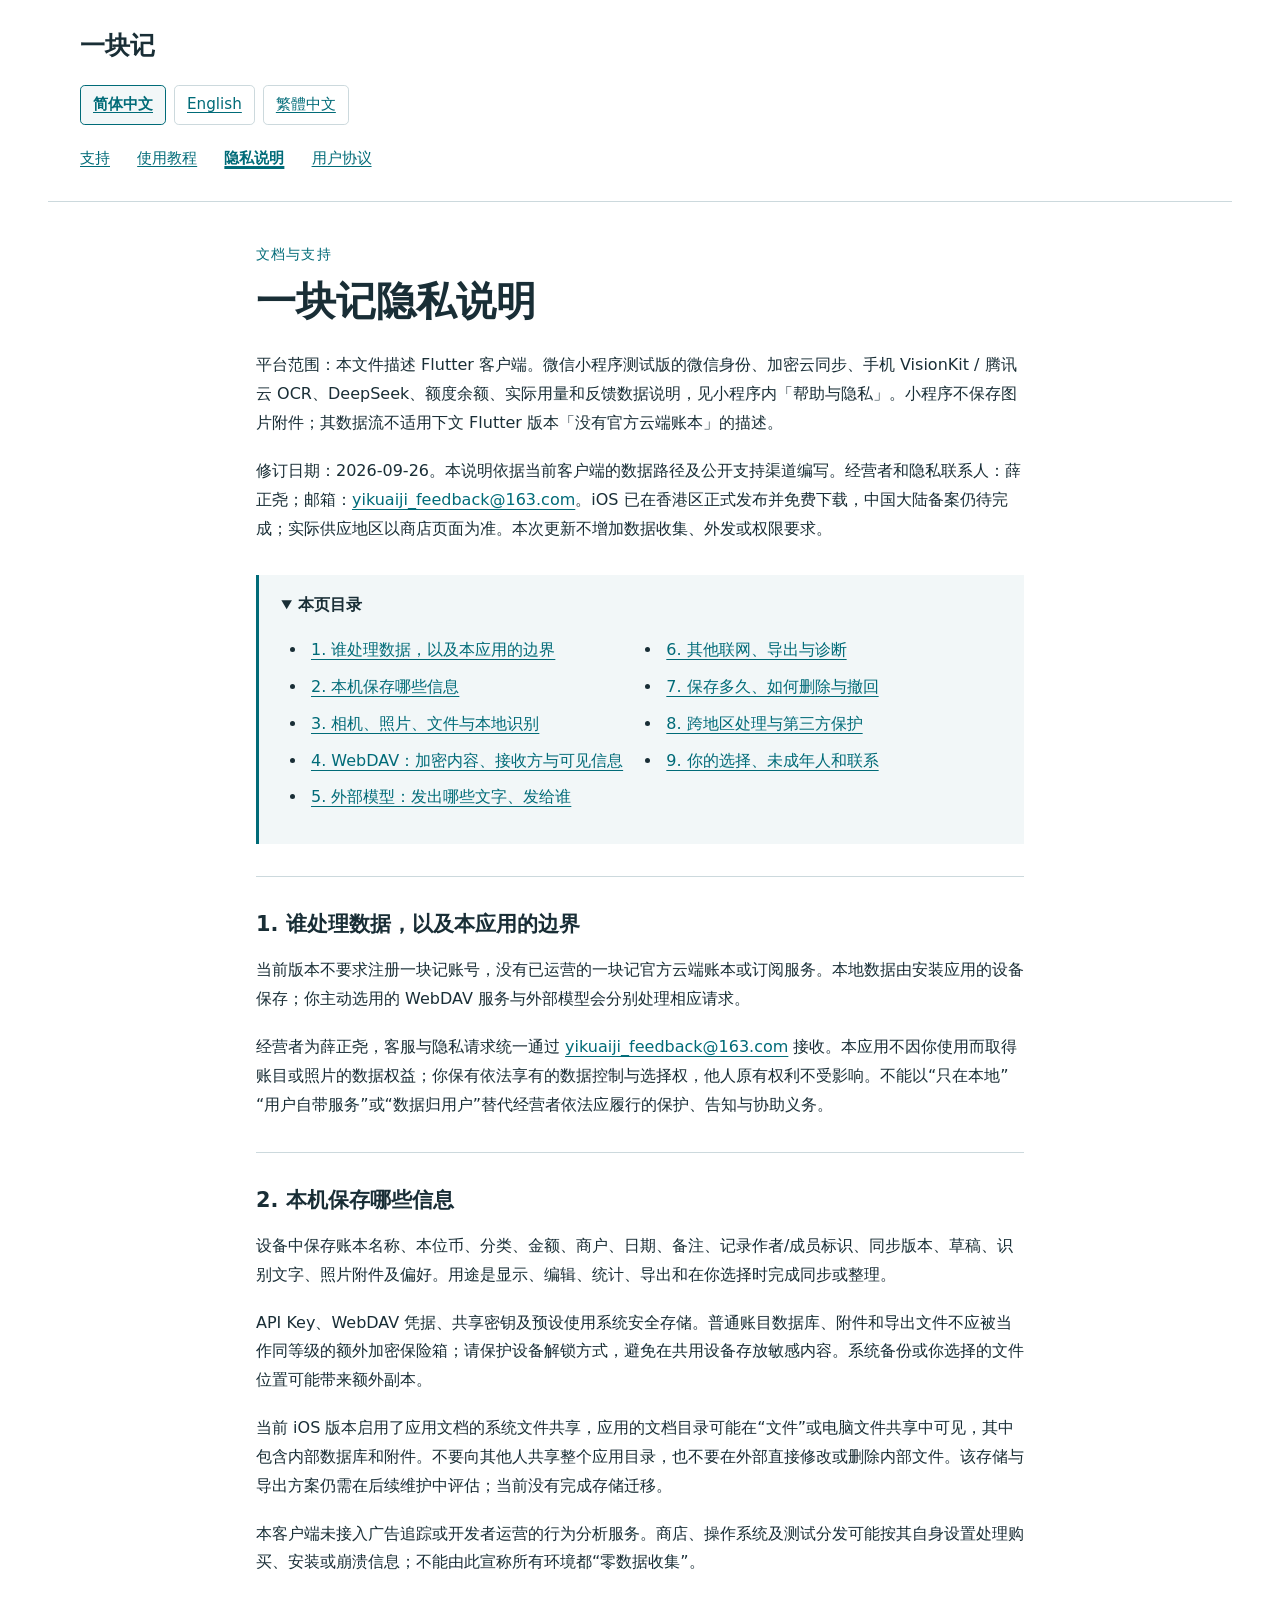
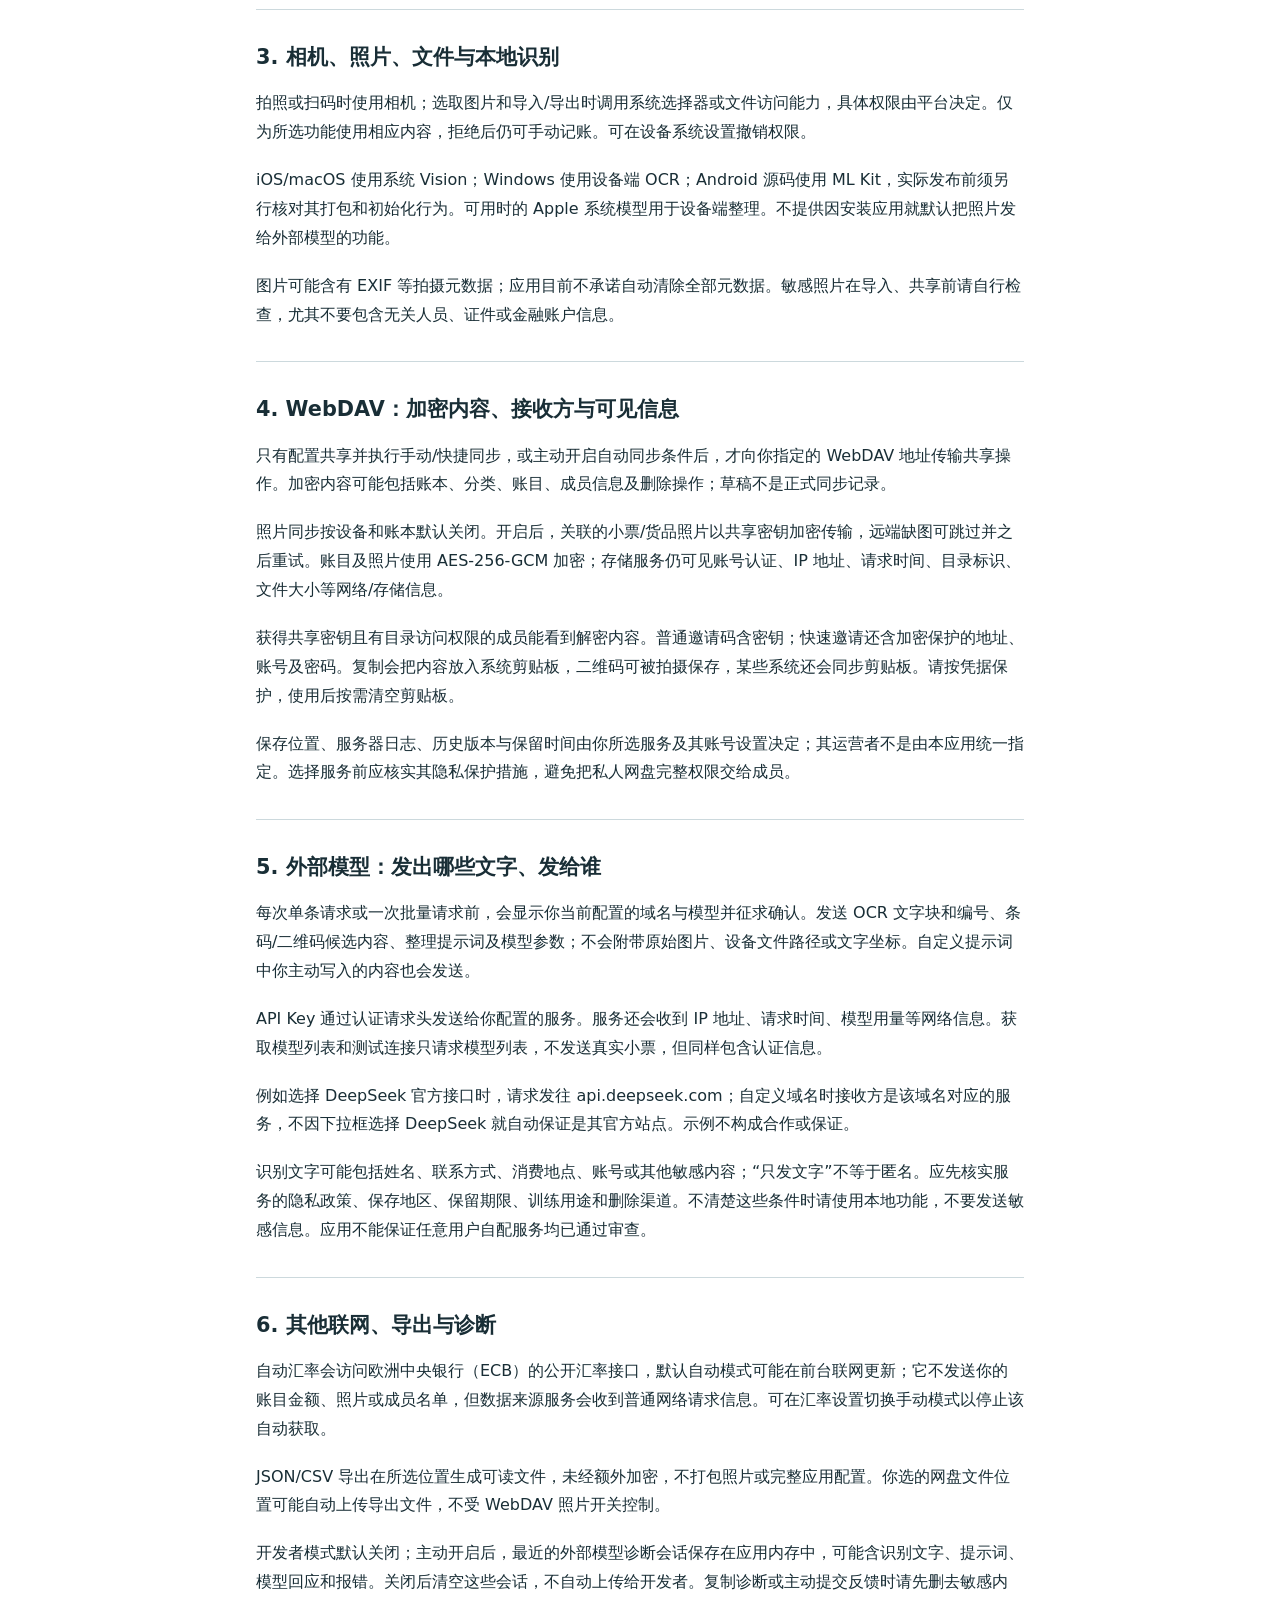
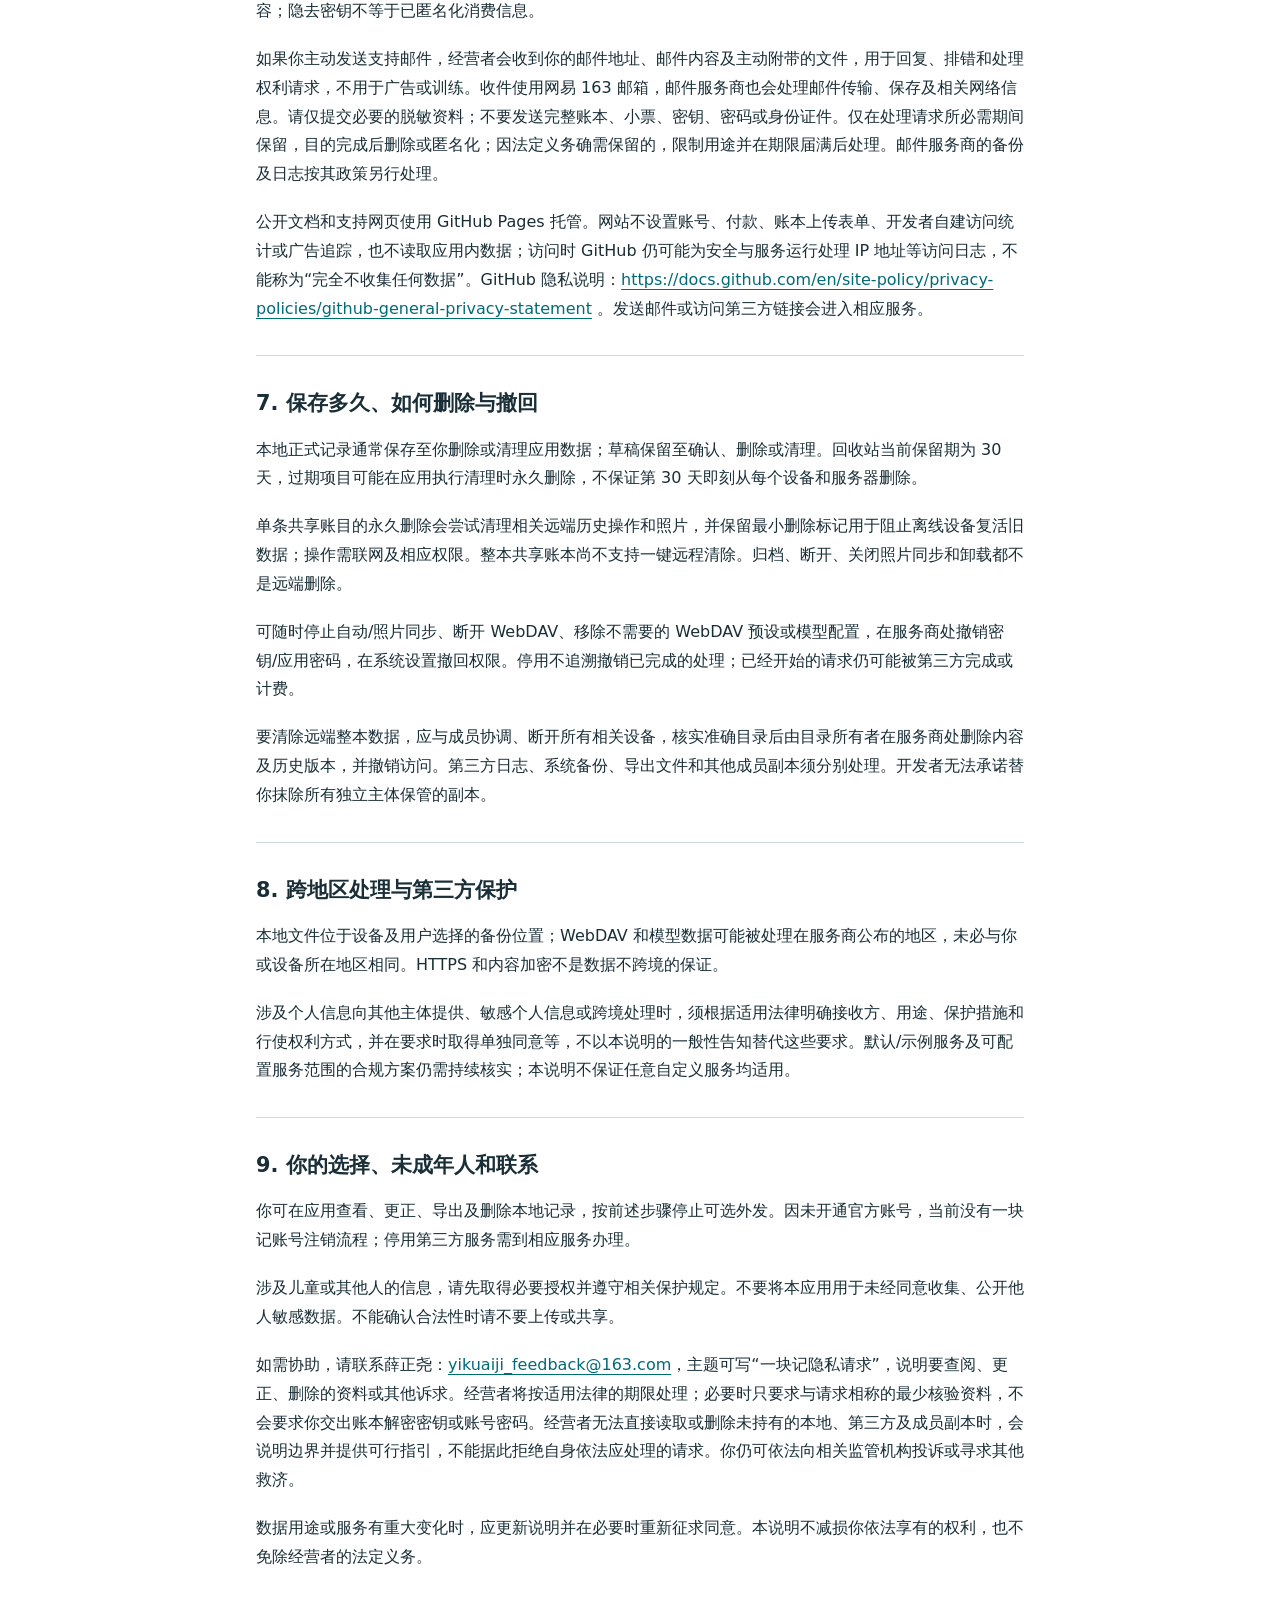
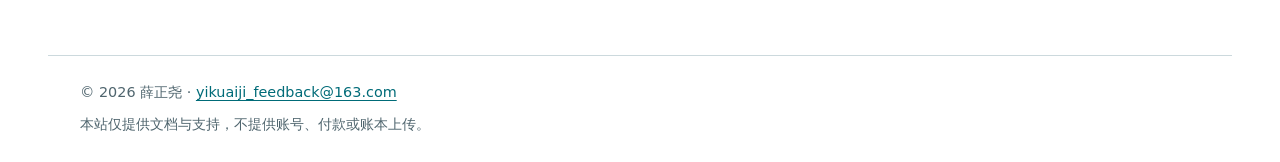
<file: privacy.html>
<!doctype html>
<html lang="zh-Hans">
<head>
<meta charset="utf-8">
<meta name="viewport" content="width=device-width, initial-scale=1">
<meta name="referrer" content="no-referrer">
<meta http-equiv="Content-Security-Policy" content="default-src 'none'; style-src 'self'; img-src 'self'; base-uri 'none'; form-action 'none'">
<title>一块记隐私说明 · YiKuaiJi</title>
<meta name="description" content="一块记使用教程、数据与隐私说明、用户协议及官方支持联系方式。">
<link rel="alternate" hreflang="zh-Hans" href="privacy.html">
<link rel="alternate" hreflang="en" href="privacy-en.html">
<link rel="alternate" hreflang="zh-Hant" href="privacy-zh-Hant.html">
<link rel="stylesheet" href="styles.css">
</head>
<body>
<a class="skip" href="#main">跳转到正文</a>
<header><a class="brand" href="index.html">一块记</a>
<nav class="languages" aria-label="语言"><a lang="zh-Hans" hreflang="zh-Hans" href="privacy.html" aria-current="true">简体中文</a>
<a lang="en" hreflang="en" href="privacy-en.html">English</a>
<a lang="zh-Hant" hreflang="zh-Hant" href="privacy-zh-Hant.html">繁體中文</a></nav>
<nav aria-label="文档导航"><a href="index.html">支持</a>
<a href="guide.html">使用教程</a>
<a href="privacy.html" aria-current="page">隐私说明</a>
<a href="terms.html">用户协议</a></nav></header>
<main id="main"><p class="eyebrow">文档与支持</p>
<h1>一块记隐私说明</h1>
<p>平台范围：本文件描述 Flutter 客户端。微信小程序测试版的微信身份、加密云同步、手机 VisionKit &#47; 腾讯云 OCR、DeepSeek、额度余额、实际用量和反馈数据说明，见小程序内「帮助与隐私」。小程序不保存图片附件；其数据流不适用下文 Flutter 版本「没有官方云端账本」的描述。</p>
<p>修订日期：2026-09-26。本说明依据当前客户端的数据路径及公开支持渠道编写。经营者和隐私联系人：薛正尧；邮箱：<a href="mailto:yikuaiji_feedback@163.com" rel="noreferrer">yikuaiji_feedback@163.com</a>。iOS 已在香港区正式发布并免费下载，中国大陆备案仍待完成；实际供应地区以商店页面为准。本次更新不增加数据收集、外发或权限要求。</p><details class="contents" open><summary>本页目录</summary><ul><li><a href="#section-1">1. 谁处理数据，以及本应用的边界</a></li><li><a href="#section-2">2. 本机保存哪些信息</a></li><li><a href="#section-3">3. 相机、照片、文件与本地识别</a></li><li><a href="#section-4">4. WebDAV：加密内容、接收方与可见信息</a></li><li><a href="#section-5">5. 外部模型：发出哪些文字、发给谁</a></li><li><a href="#section-6">6. 其他联网、导出与诊断</a></li><li><a href="#section-7">7. 保存多久、如何删除与撤回</a></li><li><a href="#section-8">8. 跨地区处理与第三方保护</a></li><li><a href="#section-9">9. 你的选择、未成年人和联系</a></li></ul></details><section aria-labelledby="section-1"><h2 id="section-1">1. 谁处理数据，以及本应用的边界</h2><p>当前版本不要求注册一块记账号，没有已运营的一块记官方云端账本或订阅服务。本地数据由安装应用的设备保存；你主动选用的 WebDAV 服务与外部模型会分别处理相应请求。</p>
<p>经营者为薛正尧，客服与隐私请求统一通过 <a href="mailto:yikuaiji_feedback@163.com" rel="noreferrer">yikuaiji_feedback@163.com</a> 接收。本应用不因你使用而取得账目或照片的数据权益；你保有依法享有的数据控制与选择权，他人原有权利不受影响。不能以“只在本地”“用户自带服务”或“数据归用户”替代经营者依法应履行的保护、告知与协助义务。</p></section><section aria-labelledby="section-2"><h2 id="section-2">2. 本机保存哪些信息</h2><p>设备中保存账本名称、本位币、分类、金额、商户、日期、备注、记录作者&#47;成员标识、同步版本、草稿、识别文字、照片附件及偏好。用途是显示、编辑、统计、导出和在你选择时完成同步或整理。</p>
<p>API Key、WebDAV 凭据、共享密钥及预设使用系统安全存储。普通账目数据库、附件和导出文件不应被当作同等级的额外加密保险箱；请保护设备解锁方式，避免在共用设备存放敏感内容。系统备份或你选择的文件位置可能带来额外副本。</p>
<p>当前 iOS 版本启用了应用文档的系统文件共享，应用的文档目录可能在“文件”或电脑文件共享中可见，其中包含内部数据库和附件。不要向其他人共享整个应用目录，也不要在外部直接修改或删除内部文件。该存储与导出方案仍需在后续维护中评估；当前没有完成存储迁移。</p>
<p>本客户端未接入广告追踪或开发者运营的行为分析服务。商店、操作系统及测试分发可能按其自身设置处理购买、安装或崩溃信息；不能由此宣称所有环境都“零数据收集”。</p></section><section aria-labelledby="section-3"><h2 id="section-3">3. 相机、照片、文件与本地识别</h2><p>拍照或扫码时使用相机；选取图片和导入&#47;导出时调用系统选择器或文件访问能力，具体权限由平台决定。仅为所选功能使用相应内容，拒绝后仍可手动记账。可在设备系统设置撤销权限。</p>
<p>iOS&#47;macOS 使用系统 Vision；Windows 使用设备端 OCR；Android 源码使用 ML Kit，实际发布前须另行核对其打包和初始化行为。可用时的 Apple 系统模型用于设备端整理。不提供因安装应用就默认把照片发给外部模型的功能。</p>
<p>图片可能含有 EXIF 等拍摄元数据；应用目前不承诺自动清除全部元数据。敏感照片在导入、共享前请自行检查，尤其不要包含无关人员、证件或金融账户信息。</p></section><section aria-labelledby="section-4"><h2 id="section-4">4. WebDAV：加密内容、接收方与可见信息</h2><p>只有配置共享并执行手动&#47;快捷同步，或主动开启自动同步条件后，才向你指定的 WebDAV 地址传输共享操作。加密内容可能包括账本、分类、账目、成员信息及删除操作；草稿不是正式同步记录。</p>
<p>照片同步按设备和账本默认关闭。开启后，关联的小票&#47;货品照片以共享密钥加密传输，远端缺图可跳过并之后重试。账目及照片使用 AES-256-GCM 加密；存储服务仍可见账号认证、IP 地址、请求时间、目录标识、文件大小等网络&#47;存储信息。</p>
<p>获得共享密钥且有目录访问权限的成员能看到解密内容。普通邀请码含密钥；快速邀请还含加密保护的地址、账号及密码。复制会把内容放入系统剪贴板，二维码可被拍摄保存，某些系统还会同步剪贴板。请按凭据保护，使用后按需清空剪贴板。</p>
<p>保存位置、服务器日志、历史版本与保留时间由你所选服务及其账号设置决定；其运营者不是由本应用统一指定。选择服务前应核实其隐私保护措施，避免把私人网盘完整权限交给成员。</p></section><section aria-labelledby="section-5"><h2 id="section-5">5. 外部模型：发出哪些文字、发给谁</h2><p>每次单条请求或一次批量请求前，会显示你当前配置的域名与模型并征求确认。发送 OCR 文字块和编号、条码&#47;二维码候选内容、整理提示词及模型参数；不会附带原始图片、设备文件路径或文字坐标。自定义提示词中你主动写入的内容也会发送。</p>
<p>API Key 通过认证请求头发送给你配置的服务。服务还会收到 IP 地址、请求时间、模型用量等网络信息。获取模型列表和测试连接只请求模型列表，不发送真实小票，但同样包含认证信息。</p>
<p>例如选择 DeepSeek 官方接口时，请求发往 api.deepseek.com；自定义域名时接收方是该域名对应的服务，不因下拉框选择 DeepSeek 就自动保证是其官方站点。示例不构成合作或保证。</p>
<p>识别文字可能包括姓名、联系方式、消费地点、账号或其他敏感内容；“只发文字”不等于匿名。应先核实服务的隐私政策、保存地区、保留期限、训练用途和删除渠道。不清楚这些条件时请使用本地功能，不要发送敏感信息。应用不能保证任意用户自配服务均已通过审查。</p></section><section aria-labelledby="section-6"><h2 id="section-6">6. 其他联网、导出与诊断</h2><p>自动汇率会访问欧洲中央银行（ECB）的公开汇率接口，默认自动模式可能在前台联网更新；它不发送你的账目金额、照片或成员名单，但数据来源服务会收到普通网络请求信息。可在汇率设置切换手动模式以停止该自动获取。</p>
<p>JSON&#47;CSV 导出在所选位置生成可读文件，未经额外加密，不打包照片或完整应用配置。你选的网盘文件位置可能自动上传导出文件，不受 WebDAV 照片开关控制。</p>
<p>开发者模式默认关闭；主动开启后，最近的外部模型诊断会话保存在应用内存中，可能含识别文字、提示词、模型回应和报错。关闭后清空这些会话，不自动上传给开发者。复制诊断或主动提交反馈时请先删去敏感内容；隐去密钥不等于已匿名化消费信息。</p>
<p>如果你主动发送支持邮件，经营者会收到你的邮件地址、邮件内容及主动附带的文件，用于回复、排错和处理权利请求，不用于广告或训练。收件使用网易 163 邮箱，邮件服务商也会处理邮件传输、保存及相关网络信息。请仅提交必要的脱敏资料；不要发送完整账本、小票、密钥、密码或身份证件。仅在处理请求所必需期间保留，目的完成后删除或匿名化；因法定义务确需保留的，限制用途并在期限届满后处理。邮件服务商的备份及日志按其政策另行处理。</p>
<p>公开文档和支持网页使用 GitHub Pages 托管。网站不设置账号、付款、账本上传表单、开发者自建访问统计或广告追踪，也不读取应用内数据；访问时 GitHub 仍可能为安全与服务运行处理 IP 地址等访问日志，不能称为“完全不收集任何数据”。GitHub 隐私说明：<a href="https:&#47;&#47;docs.github.com&#47;en&#47;site-policy&#47;privacy-policies&#47;github-general-privacy-statement" rel="noreferrer">https:&#47;&#47;docs.github.com&#47;en&#47;site-policy&#47;privacy-policies&#47;github-general-privacy-statement</a> 。发送邮件或访问第三方链接会进入相应服务。</p></section><section aria-labelledby="section-7"><h2 id="section-7">7. 保存多久、如何删除与撤回</h2><p>本地正式记录通常保存至你删除或清理应用数据；草稿保留至确认、删除或清理。回收站当前保留期为 30 天，过期项目可能在应用执行清理时永久删除，不保证第 30 天即刻从每个设备和服务器删除。</p>
<p>单条共享账目的永久删除会尝试清理相关远端历史操作和照片，并保留最小删除标记用于阻止离线设备复活旧数据；操作需联网及相应权限。整本共享账本尚不支持一键远程清除。归档、断开、关闭照片同步和卸载都不是远端删除。</p>
<p>可随时停止自动&#47;照片同步、断开 WebDAV、移除不需要的 WebDAV 预设或模型配置，在服务商处撤销密钥&#47;应用密码，在系统设置撤回权限。停用不追溯撤销已完成的处理；已经开始的请求仍可能被第三方完成或计费。</p>
<p>要清除远端整本数据，应与成员协调、断开所有相关设备，核实准确目录后由目录所有者在服务商处删除内容及历史版本，并撤销访问。第三方日志、系统备份、导出文件和其他成员副本须分别处理。开发者无法承诺替你抹除所有独立主体保管的副本。</p></section><section aria-labelledby="section-8"><h2 id="section-8">8. 跨地区处理与第三方保护</h2><p>本地文件位于设备及用户选择的备份位置；WebDAV 和模型数据可能被处理在服务商公布的地区，未必与你或设备所在地区相同。HTTPS 和内容加密不是数据不跨境的保证。</p>
<p>涉及个人信息向其他主体提供、敏感个人信息或跨境处理时，须根据适用法律明确接收方、用途、保护措施和行使权利方式，并在要求时取得单独同意等，不以本说明的一般性告知替代这些要求。默认&#47;示例服务及可配置服务范围的合规方案仍需持续核实；本说明不保证任意自定义服务均适用。</p></section><section aria-labelledby="section-9"><h2 id="section-9">9. 你的选择、未成年人和联系</h2><p>你可在应用查看、更正、导出及删除本地记录，按前述步骤停止可选外发。因未开通官方账号，当前没有一块记账号注销流程；停用第三方服务需到相应服务办理。</p>
<p>涉及儿童或其他人的信息，请先取得必要授权并遵守相关保护规定。不要将本应用用于未经同意收集、公开他人敏感数据。不能确认合法性时请不要上传或共享。</p>
<p>如需协助，请联系薛正尧：<a href="mailto:yikuaiji_feedback@163.com" rel="noreferrer">yikuaiji_feedback@163.com</a>，主题可写“一块记隐私请求”，说明要查阅、更正、删除的资料或其他诉求。经营者将按适用法律的期限处理；必要时只要求与请求相称的最少核验资料，不会要求你交出账本解密密钥或账号密码。经营者无法直接读取或删除未持有的本地、第三方及成员副本时，会说明边界并提供可行指引，不能据此拒绝自身依法应处理的请求。你仍可依法向相关监管机构投诉或寻求其他救济。</p>
<p>数据用途或服务有重大变化时，应更新说明并在必要时重新征求同意。本说明不减损你依法享有的权利，也不免除经营者的法定义务。</p></section>
</main>
<footer>© 2026 薛正尧 · <a href="mailto:yikuaiji_feedback@163.com">yikuaiji_feedback@163.com</a>
<p>本站仅提供文档与支持，不提供账号、付款或账本上传。</p></footer>
</body></html>
</file>
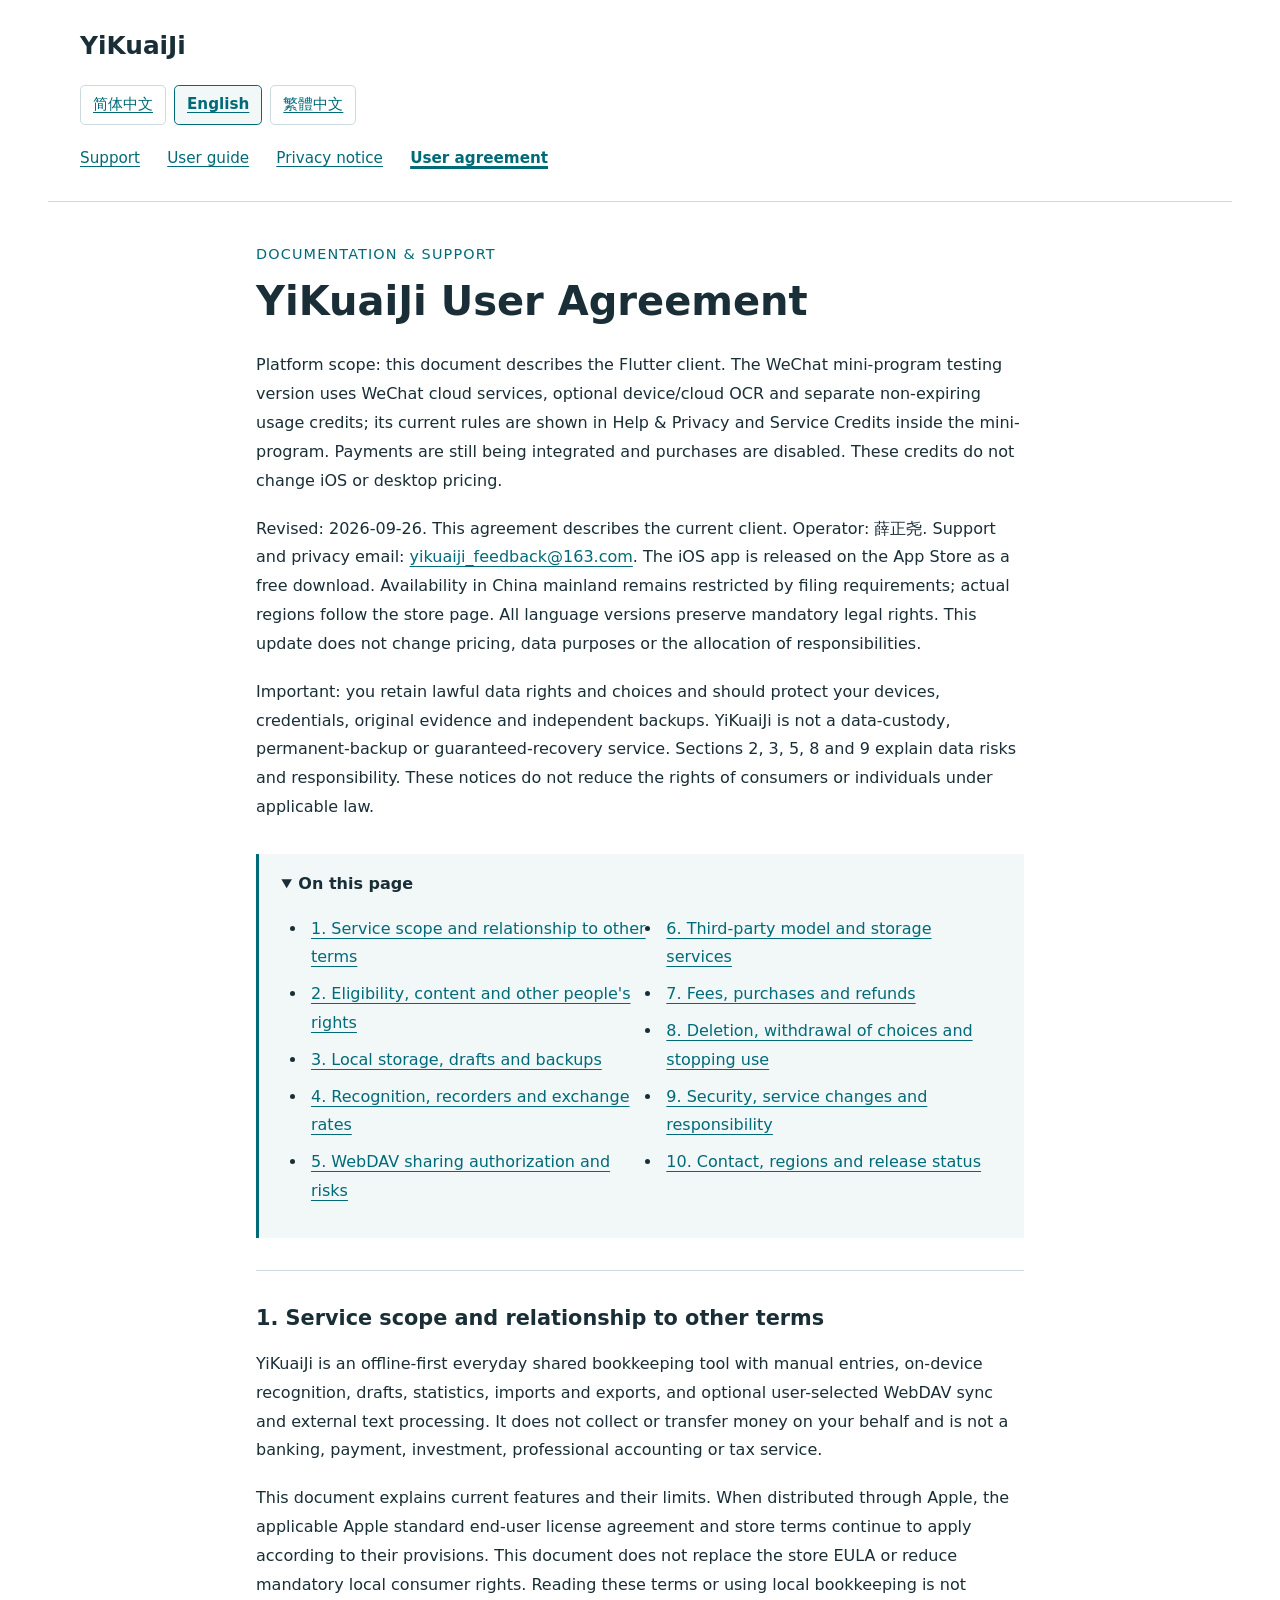
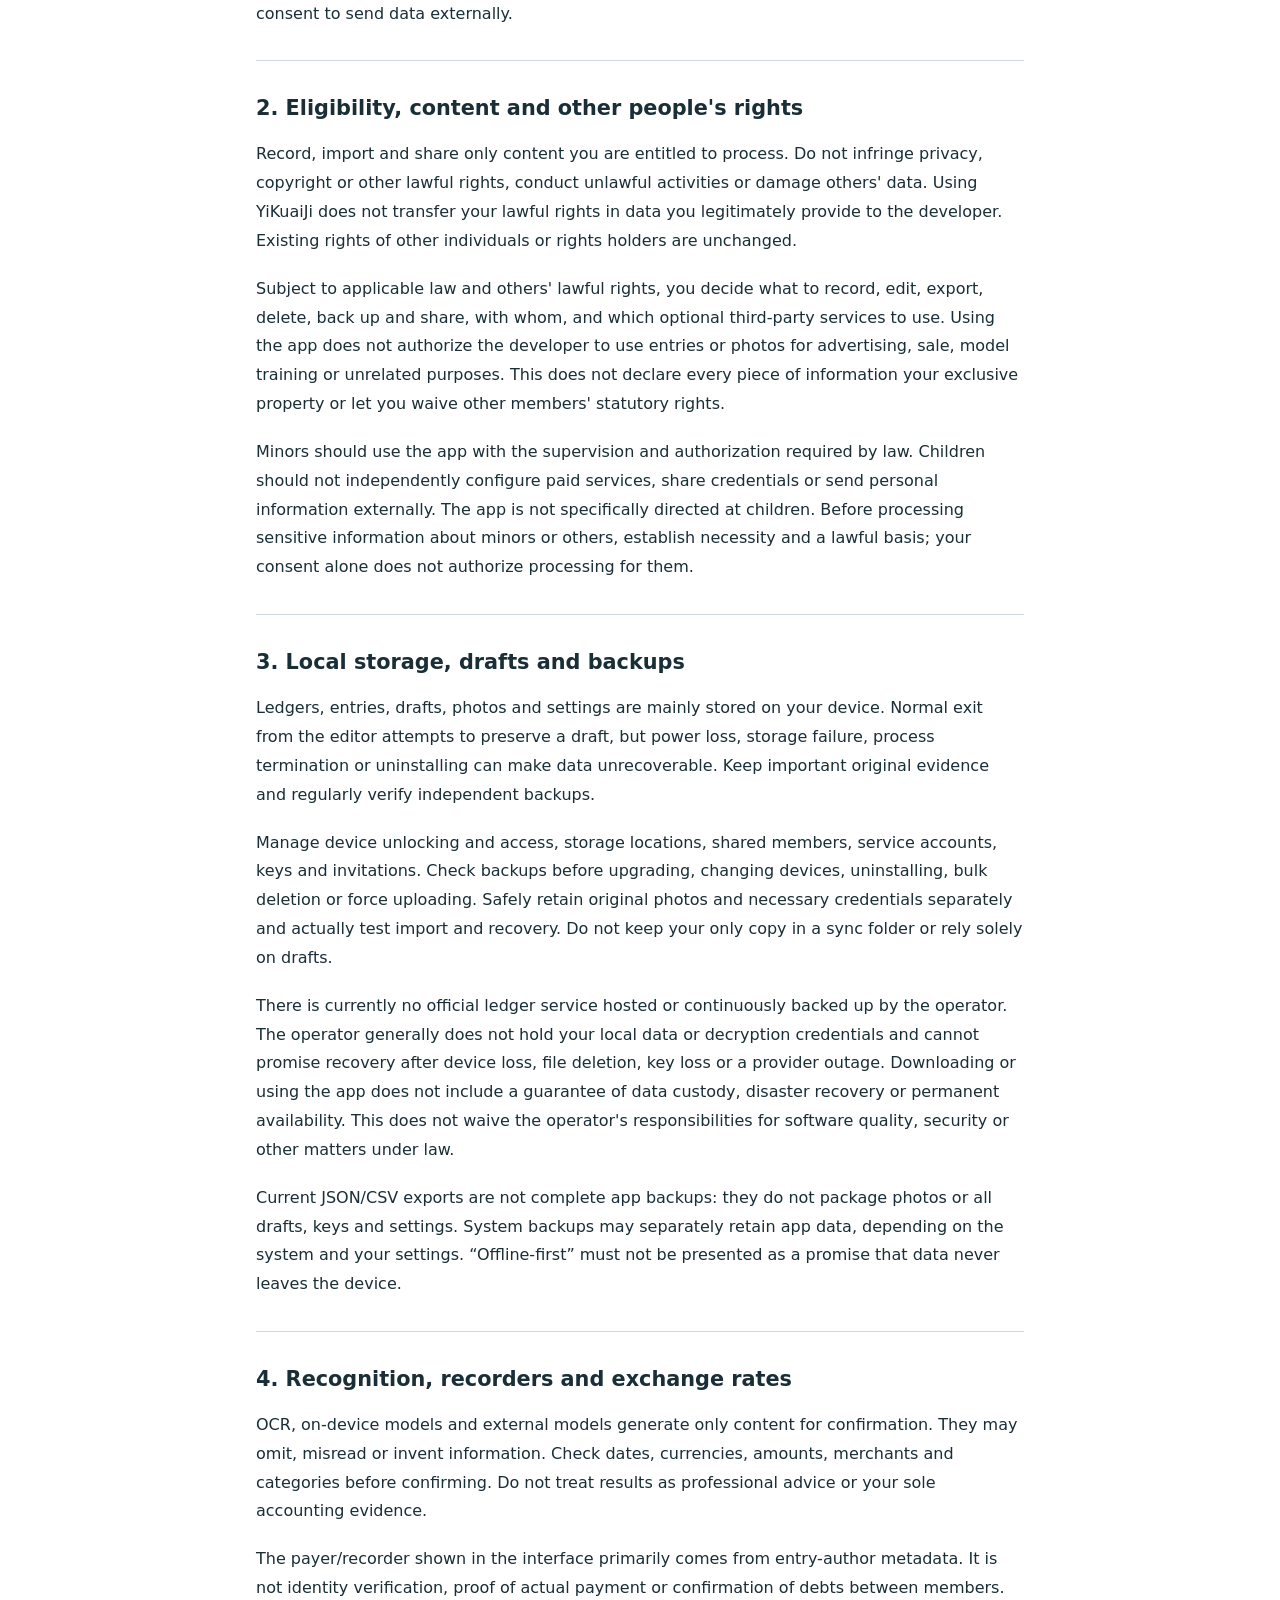
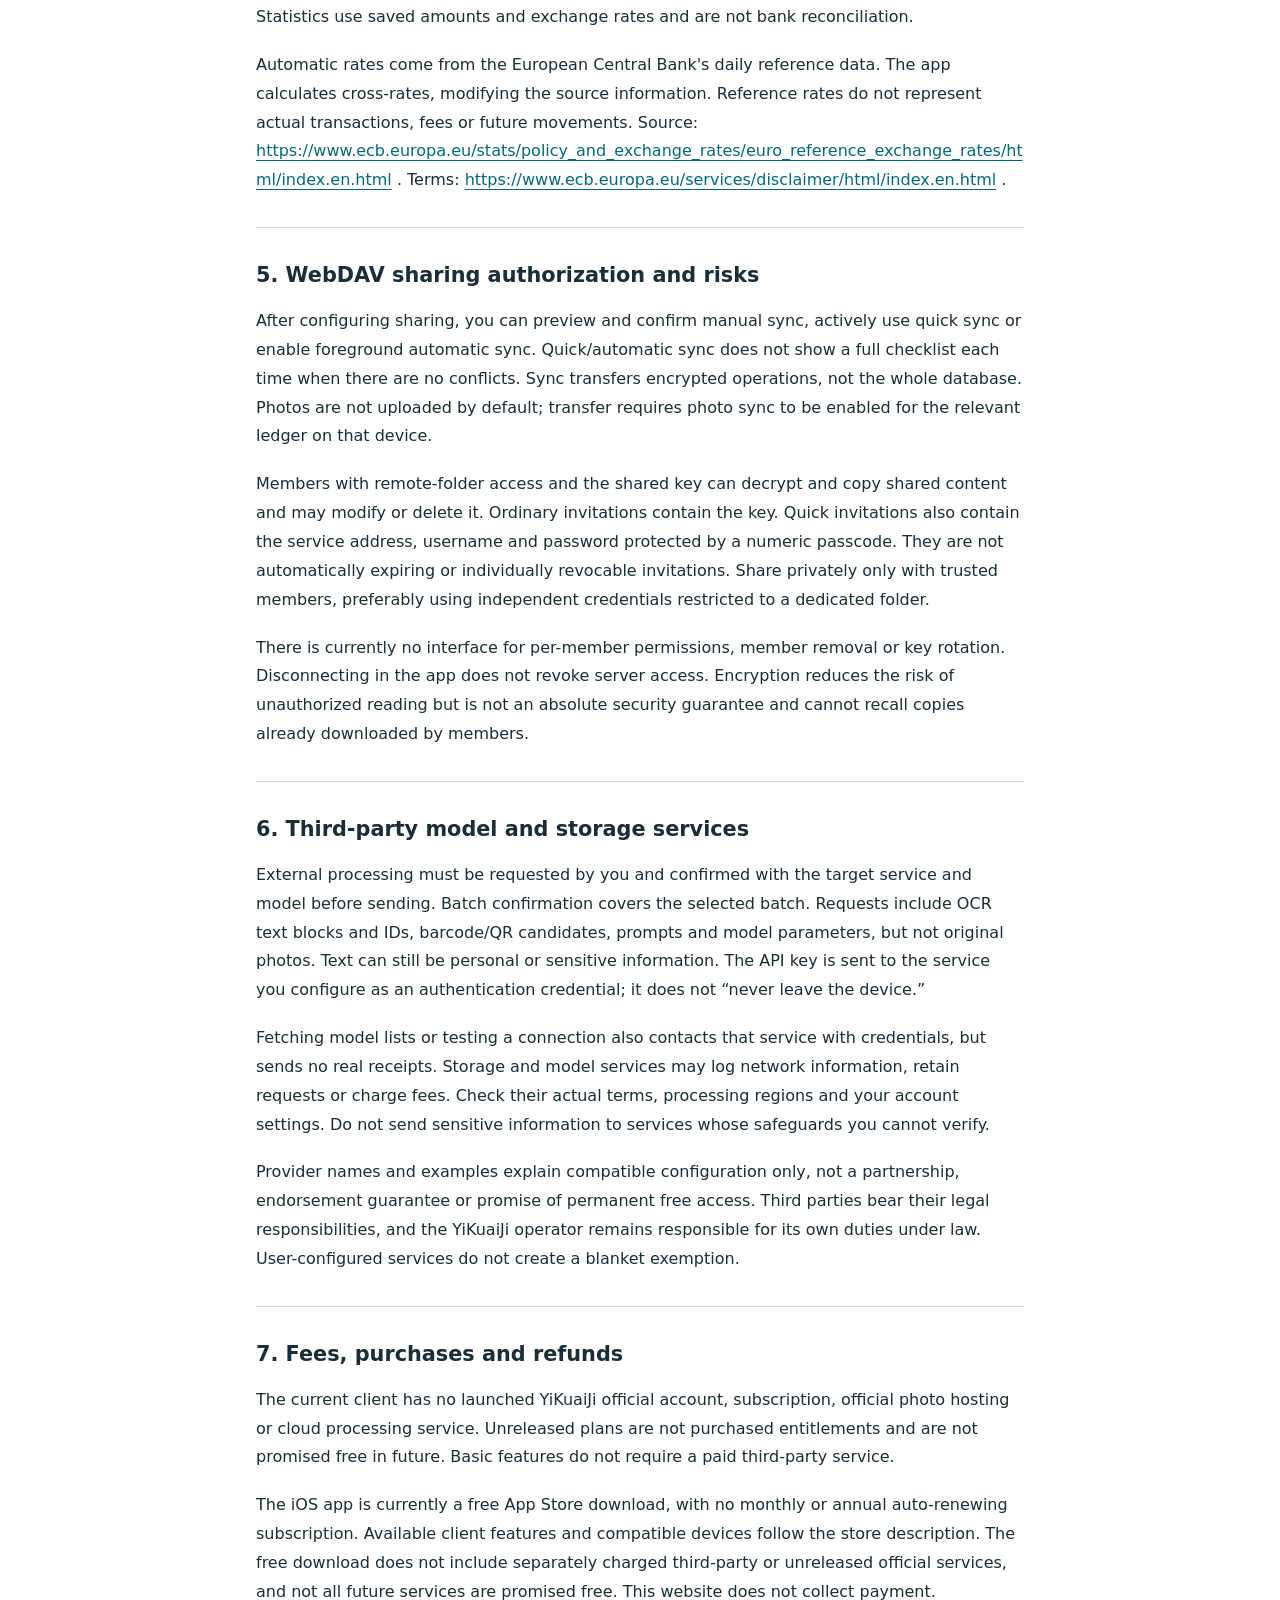
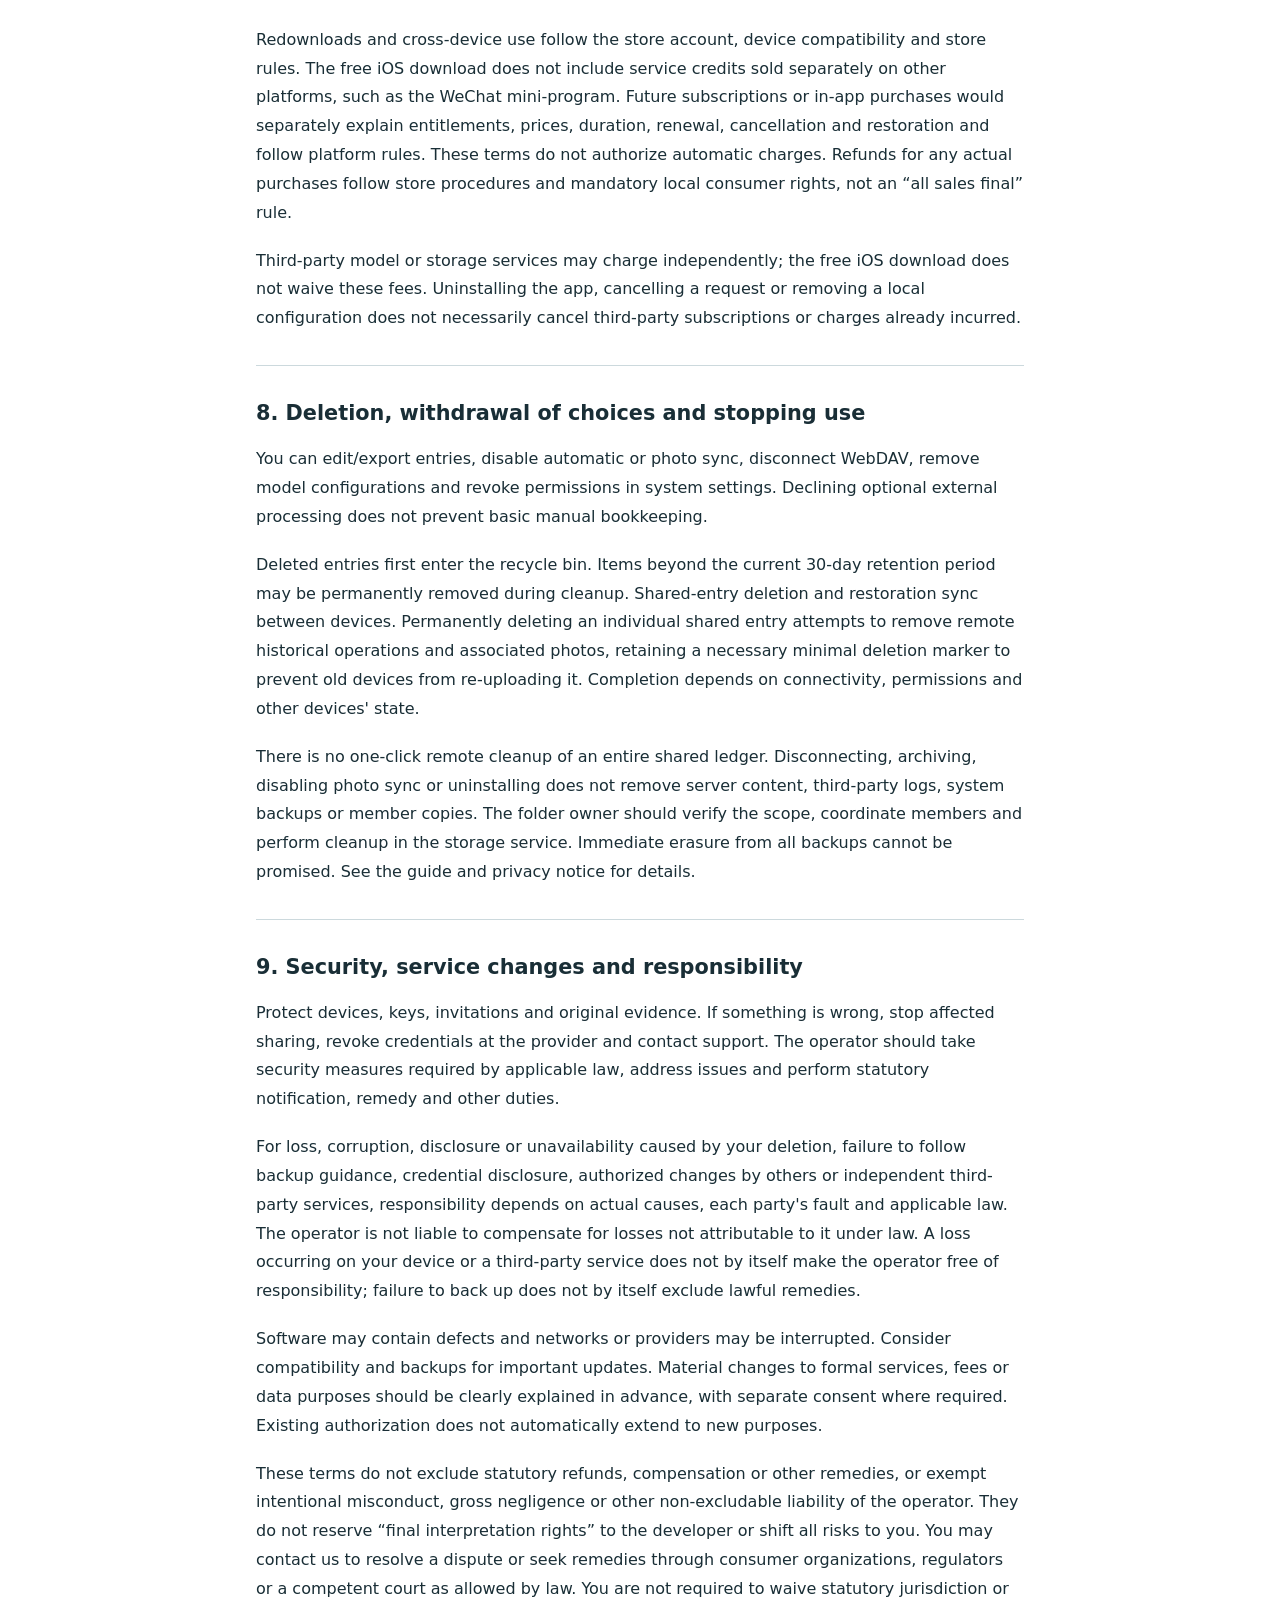
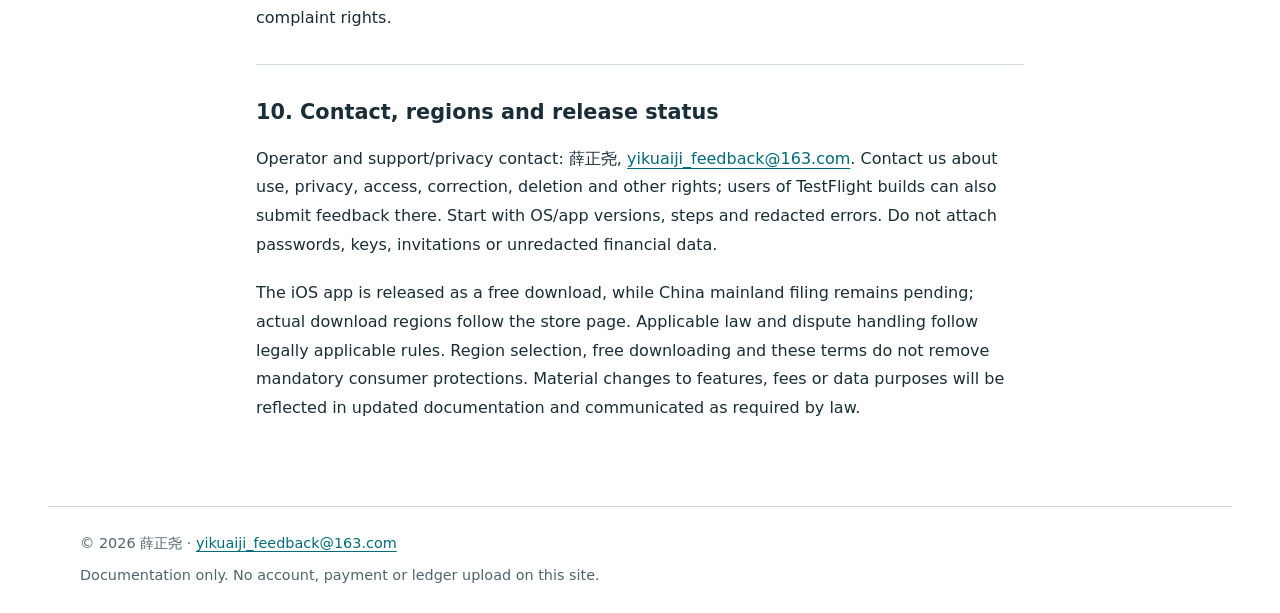
<file: terms-en.html>
<!doctype html>
<html lang="en">
<head>
<meta charset="utf-8">
<meta name="viewport" content="width=device-width, initial-scale=1">
<meta name="referrer" content="no-referrer">
<meta http-equiv="Content-Security-Policy" content="default-src 'none'; style-src 'self'; img-src 'self'; base-uri 'none'; form-action 'none'">
<title>YiKuaiJi User Agreement · YiKuaiJi</title>
<meta name="description" content="YiKuaiJi offline-first shared ledger: step-by-step guide, privacy and support.">
<link rel="alternate" hreflang="zh-Hans" href="terms.html">
<link rel="alternate" hreflang="en" href="terms-en.html">
<link rel="alternate" hreflang="zh-Hant" href="terms-zh-Hant.html">
<link rel="stylesheet" href="styles.css">
</head>
<body>
<a class="skip" href="#main">Skip to content</a>
<header><a class="brand" href="index-en.html">YiKuaiJi</a>
<nav class="languages" aria-label="Language"><a lang="zh-Hans" hreflang="zh-Hans" href="terms.html">简体中文</a>
<a lang="en" hreflang="en" href="terms-en.html" aria-current="true">English</a>
<a lang="zh-Hant" hreflang="zh-Hant" href="terms-zh-Hant.html">繁體中文</a></nav>
<nav aria-label="Documents"><a href="index-en.html">Support</a>
<a href="guide-en.html">User guide</a>
<a href="privacy-en.html">Privacy notice</a>
<a href="terms-en.html" aria-current="page">User agreement</a></nav></header>
<main id="main"><p class="eyebrow">DOCUMENTATION & SUPPORT</p>
<h1>YiKuaiJi User Agreement</h1>
<p>Platform scope: this document describes the Flutter client. The WeChat mini-program testing version uses WeChat cloud services, optional device&#47;cloud OCR and separate non-expiring usage credits; its current rules are shown in Help &amp; Privacy and Service Credits inside the mini-program. Payments are still being integrated and purchases are disabled. These credits do not change iOS or desktop pricing.</p>
<p>Revised: 2026-09-26. This agreement describes the current client. Operator: 薛正尧. Support and privacy email: <a href="mailto:yikuaiji_feedback@163.com" rel="noreferrer">yikuaiji_feedback@163.com</a>. The iOS app is released on the App Store as a free download. Availability in China mainland remains restricted by filing requirements; actual regions follow the store page. All language versions preserve mandatory legal rights. This update does not change pricing, data purposes or the allocation of responsibilities.</p>
<p>Important: you retain lawful data rights and choices and should protect your devices, credentials, original evidence and independent backups. YiKuaiJi is not a data-custody, permanent-backup or guaranteed-recovery service. Sections 2, 3, 5, 8 and 9 explain data risks and responsibility. These notices do not reduce the rights of consumers or individuals under applicable law.</p><details class="contents" open><summary>On this page</summary><ul><li><a href="#section-1">1. Service scope and relationship to other terms</a></li><li><a href="#section-2">2. Eligibility, content and other people&#39;s rights</a></li><li><a href="#section-3">3. Local storage, drafts and backups</a></li><li><a href="#section-4">4. Recognition, recorders and exchange rates</a></li><li><a href="#section-5">5. WebDAV sharing authorization and risks</a></li><li><a href="#section-6">6. Third-party model and storage services</a></li><li><a href="#section-7">7. Fees, purchases and refunds</a></li><li><a href="#section-8">8. Deletion, withdrawal of choices and stopping use</a></li><li><a href="#section-9">9. Security, service changes and responsibility</a></li><li><a href="#section-10">10. Contact, regions and release status</a></li></ul></details><section aria-labelledby="section-1"><h2 id="section-1">1. Service scope and relationship to other terms</h2><p>YiKuaiJi is an offline-first everyday shared bookkeeping tool with manual entries, on-device recognition, drafts, statistics, imports and exports, and optional user-selected WebDAV sync and external text processing. It does not collect or transfer money on your behalf and is not a banking, payment, investment, professional accounting or tax service.</p>
<p>This document explains current features and their limits. When distributed through Apple, the applicable Apple standard end-user license agreement and store terms continue to apply according to their provisions. This document does not replace the store EULA or reduce mandatory local consumer rights. Reading these terms or using local bookkeeping is not consent to send data externally.</p></section><section aria-labelledby="section-2"><h2 id="section-2">2. Eligibility, content and other people&#39;s rights</h2><p>Record, import and share only content you are entitled to process. Do not infringe privacy, copyright or other lawful rights, conduct unlawful activities or damage others&#39; data. Using YiKuaiJi does not transfer your lawful rights in data you legitimately provide to the developer. Existing rights of other individuals or rights holders are unchanged.</p>
<p>Subject to applicable law and others&#39; lawful rights, you decide what to record, edit, export, delete, back up and share, with whom, and which optional third-party services to use. Using the app does not authorize the developer to use entries or photos for advertising, sale, model training or unrelated purposes. This does not declare every piece of information your exclusive property or let you waive other members&#39; statutory rights.</p>
<p>Minors should use the app with the supervision and authorization required by law. Children should not independently configure paid services, share credentials or send personal information externally. The app is not specifically directed at children. Before processing sensitive information about minors or others, establish necessity and a lawful basis; your consent alone does not authorize processing for them.</p></section><section aria-labelledby="section-3"><h2 id="section-3">3. Local storage, drafts and backups</h2><p>Ledgers, entries, drafts, photos and settings are mainly stored on your device. Normal exit from the editor attempts to preserve a draft, but power loss, storage failure, process termination or uninstalling can make data unrecoverable. Keep important original evidence and regularly verify independent backups.</p>
<p>Manage device unlocking and access, storage locations, shared members, service accounts, keys and invitations. Check backups before upgrading, changing devices, uninstalling, bulk deletion or force uploading. Safely retain original photos and necessary credentials separately and actually test import and recovery. Do not keep your only copy in a sync folder or rely solely on drafts.</p>
<p>There is currently no official ledger service hosted or continuously backed up by the operator. The operator generally does not hold your local data or decryption credentials and cannot promise recovery after device loss, file deletion, key loss or a provider outage. Downloading or using the app does not include a guarantee of data custody, disaster recovery or permanent availability. This does not waive the operator&#39;s responsibilities for software quality, security or other matters under law.</p>
<p>Current JSON&#47;CSV exports are not complete app backups: they do not package photos or all drafts, keys and settings. System backups may separately retain app data, depending on the system and your settings. “Offline-first” must not be presented as a promise that data never leaves the device.</p></section><section aria-labelledby="section-4"><h2 id="section-4">4. Recognition, recorders and exchange rates</h2><p>OCR, on-device models and external models generate only content for confirmation. They may omit, misread or invent information. Check dates, currencies, amounts, merchants and categories before confirming. Do not treat results as professional advice or your sole accounting evidence.</p>
<p>The payer&#47;recorder shown in the interface primarily comes from entry-author metadata. It is not identity verification, proof of actual payment or confirmation of debts between members. Statistics use saved amounts and exchange rates and are not bank reconciliation.</p>
<p>Automatic rates come from the European Central Bank&#39;s daily reference data. The app calculates cross-rates, modifying the source information. Reference rates do not represent actual transactions, fees or future movements. Source: <a href="https:&#47;&#47;www.ecb.europa.eu&#47;stats&#47;policy_and_exchange_rates&#47;euro_reference_exchange_rates&#47;html&#47;index.en.html" rel="noreferrer">https:&#47;&#47;www.ecb.europa.eu&#47;stats&#47;policy_and_exchange_rates&#47;euro_reference_exchange_rates&#47;html&#47;index.en.html</a> . Terms: <a href="https:&#47;&#47;www.ecb.europa.eu&#47;services&#47;disclaimer&#47;html&#47;index.en.html" rel="noreferrer">https:&#47;&#47;www.ecb.europa.eu&#47;services&#47;disclaimer&#47;html&#47;index.en.html</a> .</p></section><section aria-labelledby="section-5"><h2 id="section-5">5. WebDAV sharing authorization and risks</h2><p>After configuring sharing, you can preview and confirm manual sync, actively use quick sync or enable foreground automatic sync. Quick&#47;automatic sync does not show a full checklist each time when there are no conflicts. Sync transfers encrypted operations, not the whole database. Photos are not uploaded by default; transfer requires photo sync to be enabled for the relevant ledger on that device.</p>
<p>Members with remote-folder access and the shared key can decrypt and copy shared content and may modify or delete it. Ordinary invitations contain the key. Quick invitations also contain the service address, username and password protected by a numeric passcode. They are not automatically expiring or individually revocable invitations. Share privately only with trusted members, preferably using independent credentials restricted to a dedicated folder.</p>
<p>There is currently no interface for per-member permissions, member removal or key rotation. Disconnecting in the app does not revoke server access. Encryption reduces the risk of unauthorized reading but is not an absolute security guarantee and cannot recall copies already downloaded by members.</p></section><section aria-labelledby="section-6"><h2 id="section-6">6. Third-party model and storage services</h2><p>External processing must be requested by you and confirmed with the target service and model before sending. Batch confirmation covers the selected batch. Requests include OCR text blocks and IDs, barcode&#47;QR candidates, prompts and model parameters, but not original photos. Text can still be personal or sensitive information. The API key is sent to the service you configure as an authentication credential; it does not “never leave the device.”</p>
<p>Fetching model lists or testing a connection also contacts that service with credentials, but sends no real receipts. Storage and model services may log network information, retain requests or charge fees. Check their actual terms, processing regions and your account settings. Do not send sensitive information to services whose safeguards you cannot verify.</p>
<p>Provider names and examples explain compatible configuration only, not a partnership, endorsement guarantee or promise of permanent free access. Third parties bear their legal responsibilities, and the YiKuaiJi operator remains responsible for its own duties under law. User-configured services do not create a blanket exemption.</p></section><section aria-labelledby="section-7"><h2 id="section-7">7. Fees, purchases and refunds</h2><p>The current client has no launched YiKuaiJi official account, subscription, official photo hosting or cloud processing service. Unreleased plans are not purchased entitlements and are not promised free in future. Basic features do not require a paid third-party service.</p>
<p>The iOS app is currently a free App Store download, with no monthly or annual auto-renewing subscription. Available client features and compatible devices follow the store description. The free download does not include separately charged third-party or unreleased official services, and not all future services are promised free. This website does not collect payment.</p>
<p>Redownloads and cross-device use follow the store account, device compatibility and store rules. The free iOS download does not include service credits sold separately on other platforms, such as the WeChat mini-program. Future subscriptions or in-app purchases would separately explain entitlements, prices, duration, renewal, cancellation and restoration and follow platform rules. These terms do not authorize automatic charges. Refunds for any actual purchases follow store procedures and mandatory local consumer rights, not an “all sales final” rule.</p>
<p>Third-party model or storage services may charge independently; the free iOS download does not waive these fees. Uninstalling the app, cancelling a request or removing a local configuration does not necessarily cancel third-party subscriptions or charges already incurred.</p></section><section aria-labelledby="section-8"><h2 id="section-8">8. Deletion, withdrawal of choices and stopping use</h2><p>You can edit&#47;export entries, disable automatic or photo sync, disconnect WebDAV, remove model configurations and revoke permissions in system settings. Declining optional external processing does not prevent basic manual bookkeeping.</p>
<p>Deleted entries first enter the recycle bin. Items beyond the current 30-day retention period may be permanently removed during cleanup. Shared-entry deletion and restoration sync between devices. Permanently deleting an individual shared entry attempts to remove remote historical operations and associated photos, retaining a necessary minimal deletion marker to prevent old devices from re-uploading it. Completion depends on connectivity, permissions and other devices&#39; state.</p>
<p>There is no one-click remote cleanup of an entire shared ledger. Disconnecting, archiving, disabling photo sync or uninstalling does not remove server content, third-party logs, system backups or member copies. The folder owner should verify the scope, coordinate members and perform cleanup in the storage service. Immediate erasure from all backups cannot be promised. See the guide and privacy notice for details.</p></section><section aria-labelledby="section-9"><h2 id="section-9">9. Security, service changes and responsibility</h2><p>Protect devices, keys, invitations and original evidence. If something is wrong, stop affected sharing, revoke credentials at the provider and contact support. The operator should take security measures required by applicable law, address issues and perform statutory notification, remedy and other duties.</p>
<p>For loss, corruption, disclosure or unavailability caused by your deletion, failure to follow backup guidance, credential disclosure, authorized changes by others or independent third-party services, responsibility depends on actual causes, each party&#39;s fault and applicable law. The operator is not liable to compensate for losses not attributable to it under law. A loss occurring on your device or a third-party service does not by itself make the operator free of responsibility; failure to back up does not by itself exclude lawful remedies.</p>
<p>Software may contain defects and networks or providers may be interrupted. Consider compatibility and backups for important updates. Material changes to formal services, fees or data purposes should be clearly explained in advance, with separate consent where required. Existing authorization does not automatically extend to new purposes.</p>
<p>These terms do not exclude statutory refunds, compensation or other remedies, or exempt intentional misconduct, gross negligence or other non-excludable liability of the operator. They do not reserve “final interpretation rights” to the developer or shift all risks to you. You may contact us to resolve a dispute or seek remedies through consumer organizations, regulators or a competent court as allowed by law. You are not required to waive statutory jurisdiction or complaint rights.</p></section><section aria-labelledby="section-10"><h2 id="section-10">10. Contact, regions and release status</h2><p>Operator and support&#47;privacy contact: 薛正尧, <a href="mailto:yikuaiji_feedback@163.com" rel="noreferrer">yikuaiji_feedback@163.com</a>. Contact us about use, privacy, access, correction, deletion and other rights; users of TestFlight builds can also submit feedback there. Start with OS&#47;app versions, steps and redacted errors. Do not attach passwords, keys, invitations or unredacted financial data.</p>
<p>The iOS app is released as a free download, while China mainland filing remains pending; actual download regions follow the store page. Applicable law and dispute handling follow legally applicable rules. Region selection, free downloading and these terms do not remove mandatory consumer protections. Material changes to features, fees or data purposes will be reflected in updated documentation and communicated as required by law.</p></section>
</main>
<footer>© 2026 薛正尧 · <a href="mailto:yikuaiji_feedback@163.com">yikuaiji_feedback@163.com</a>
<p>Documentation only. No account, payment or ledger upload on this site.</p></footer>
</body></html>
</file>
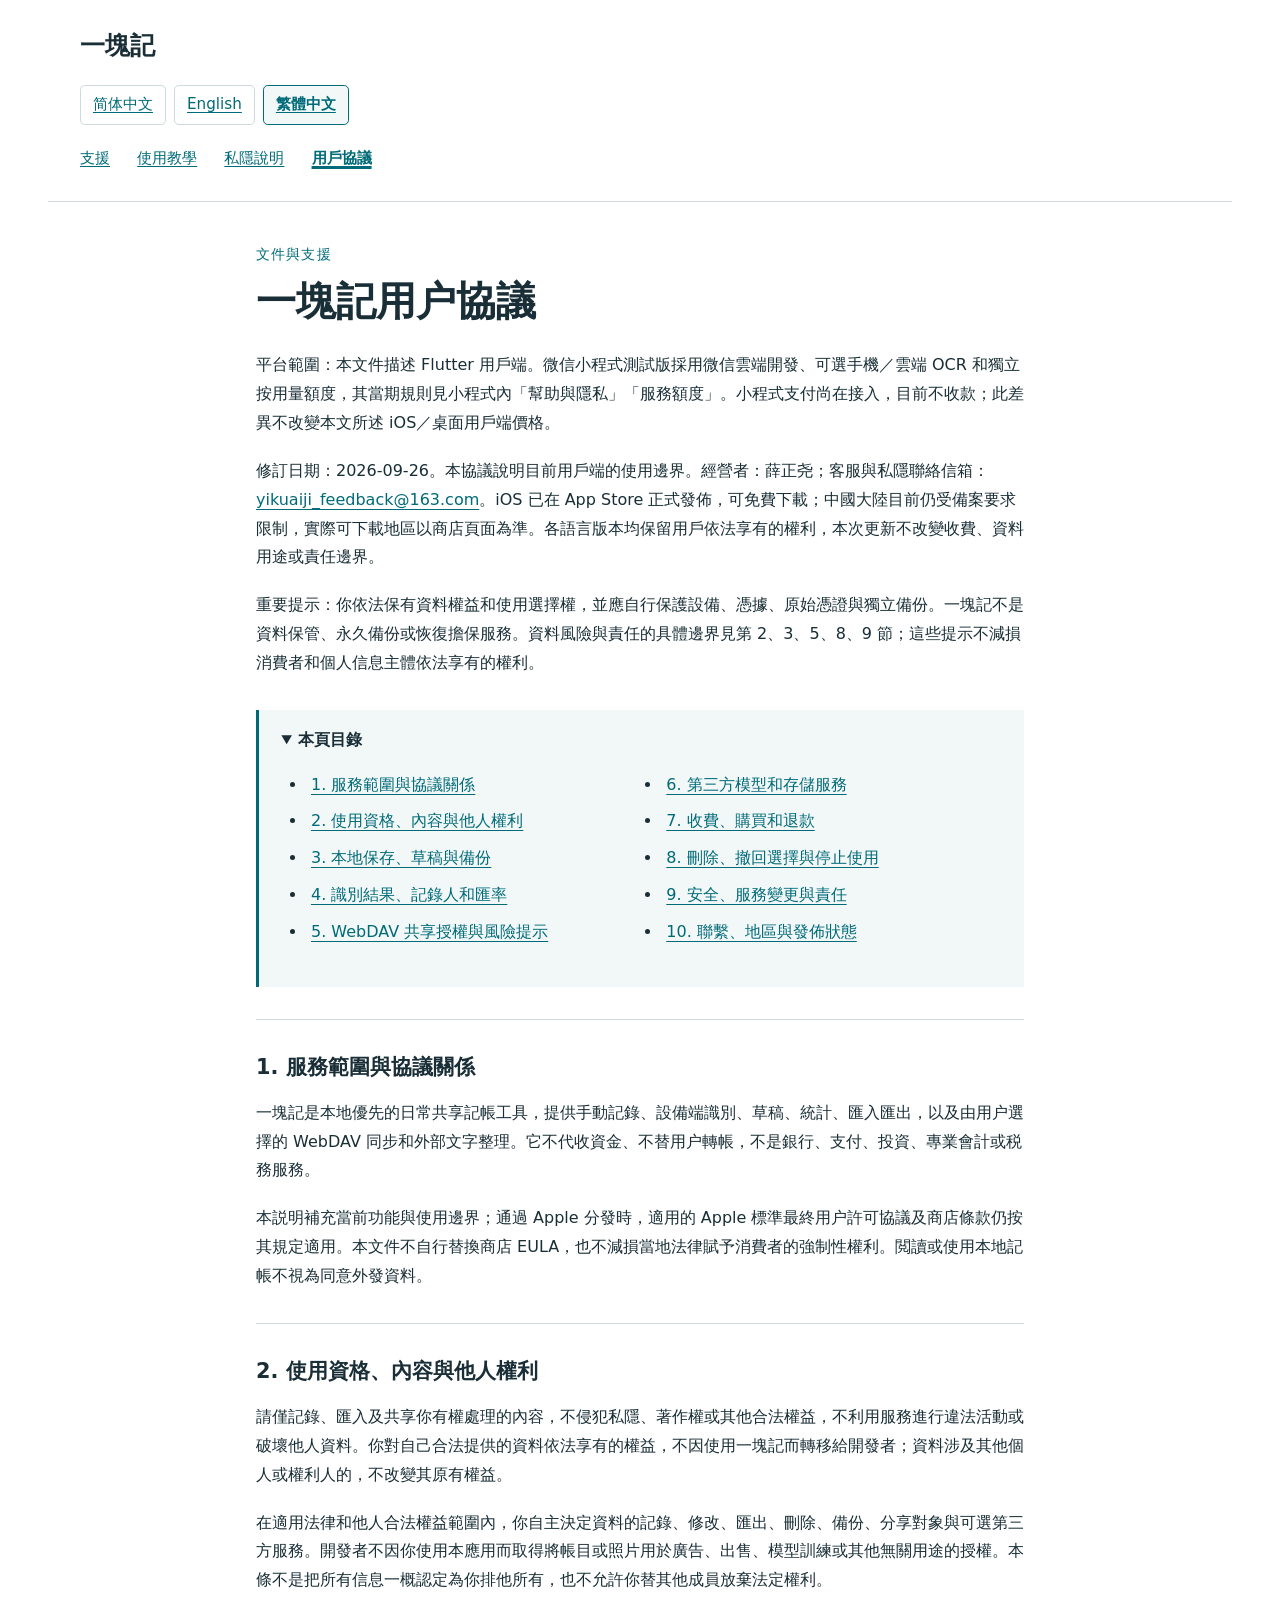
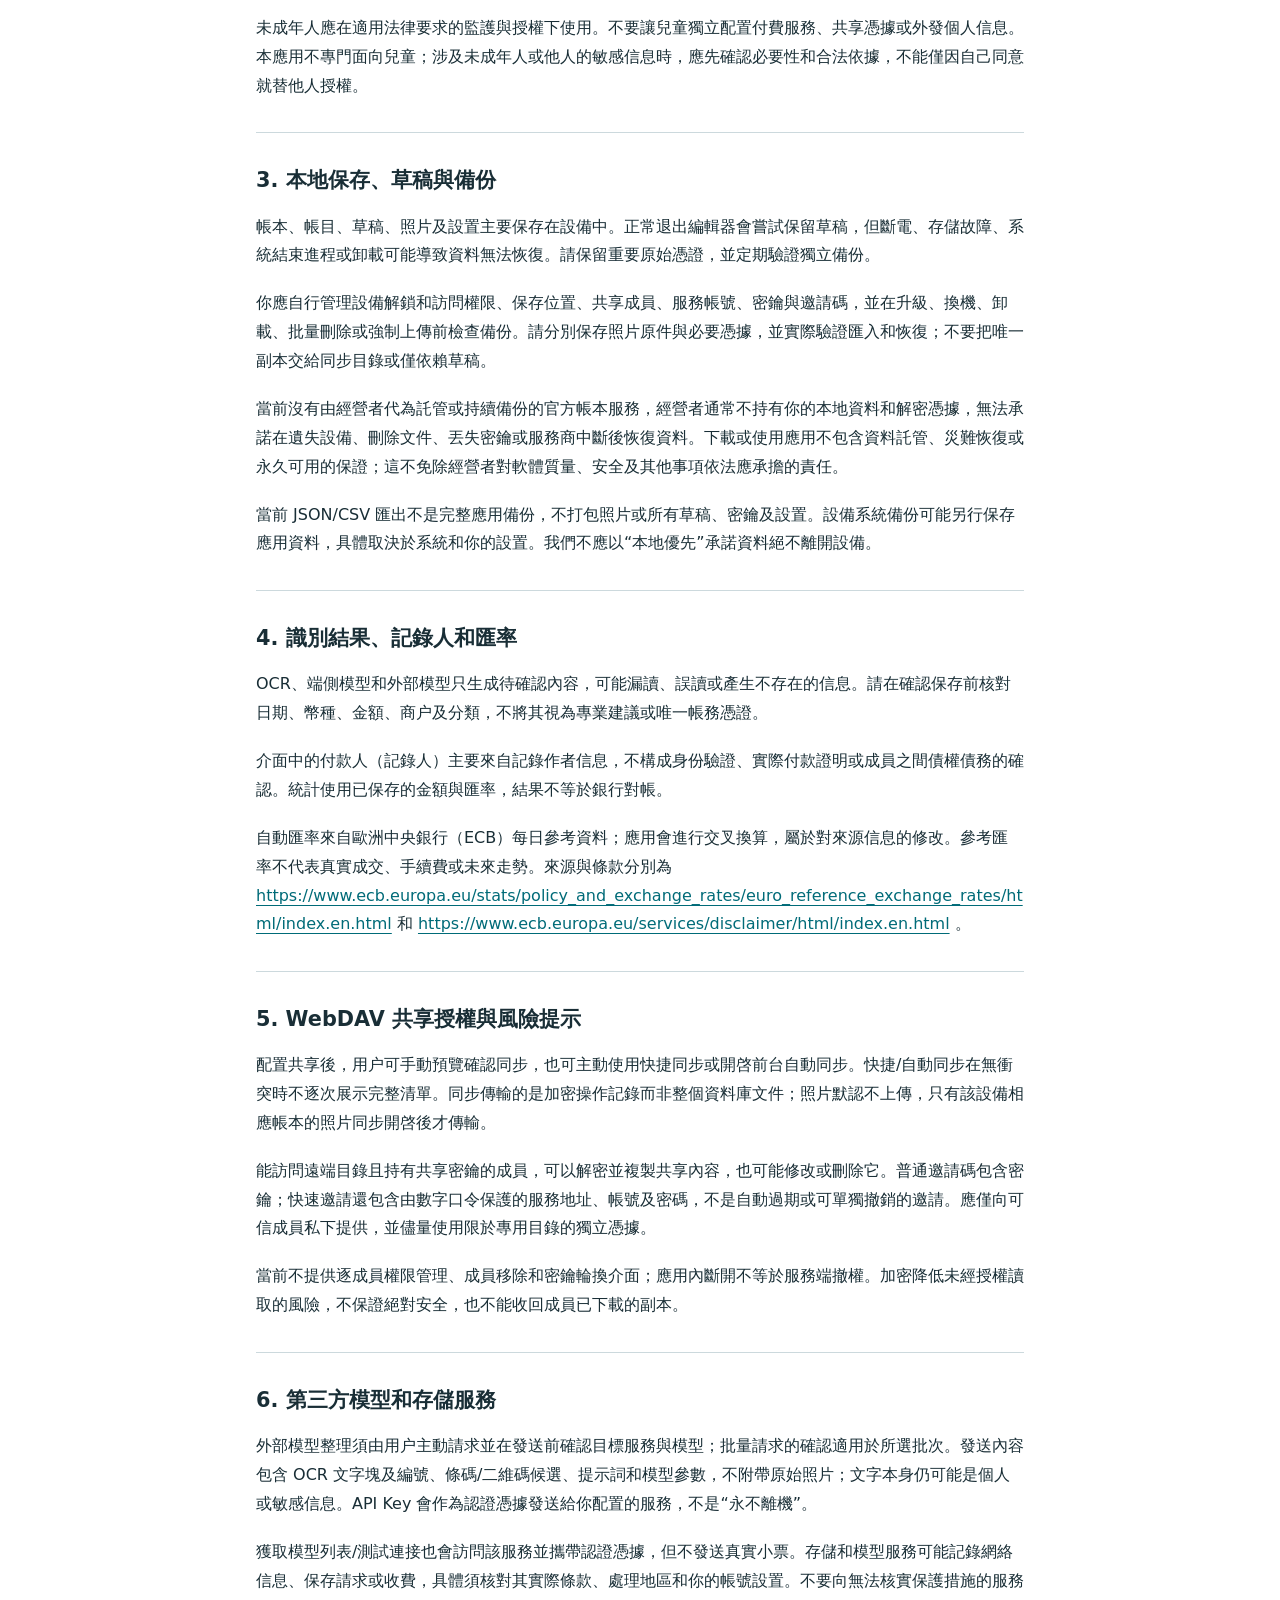
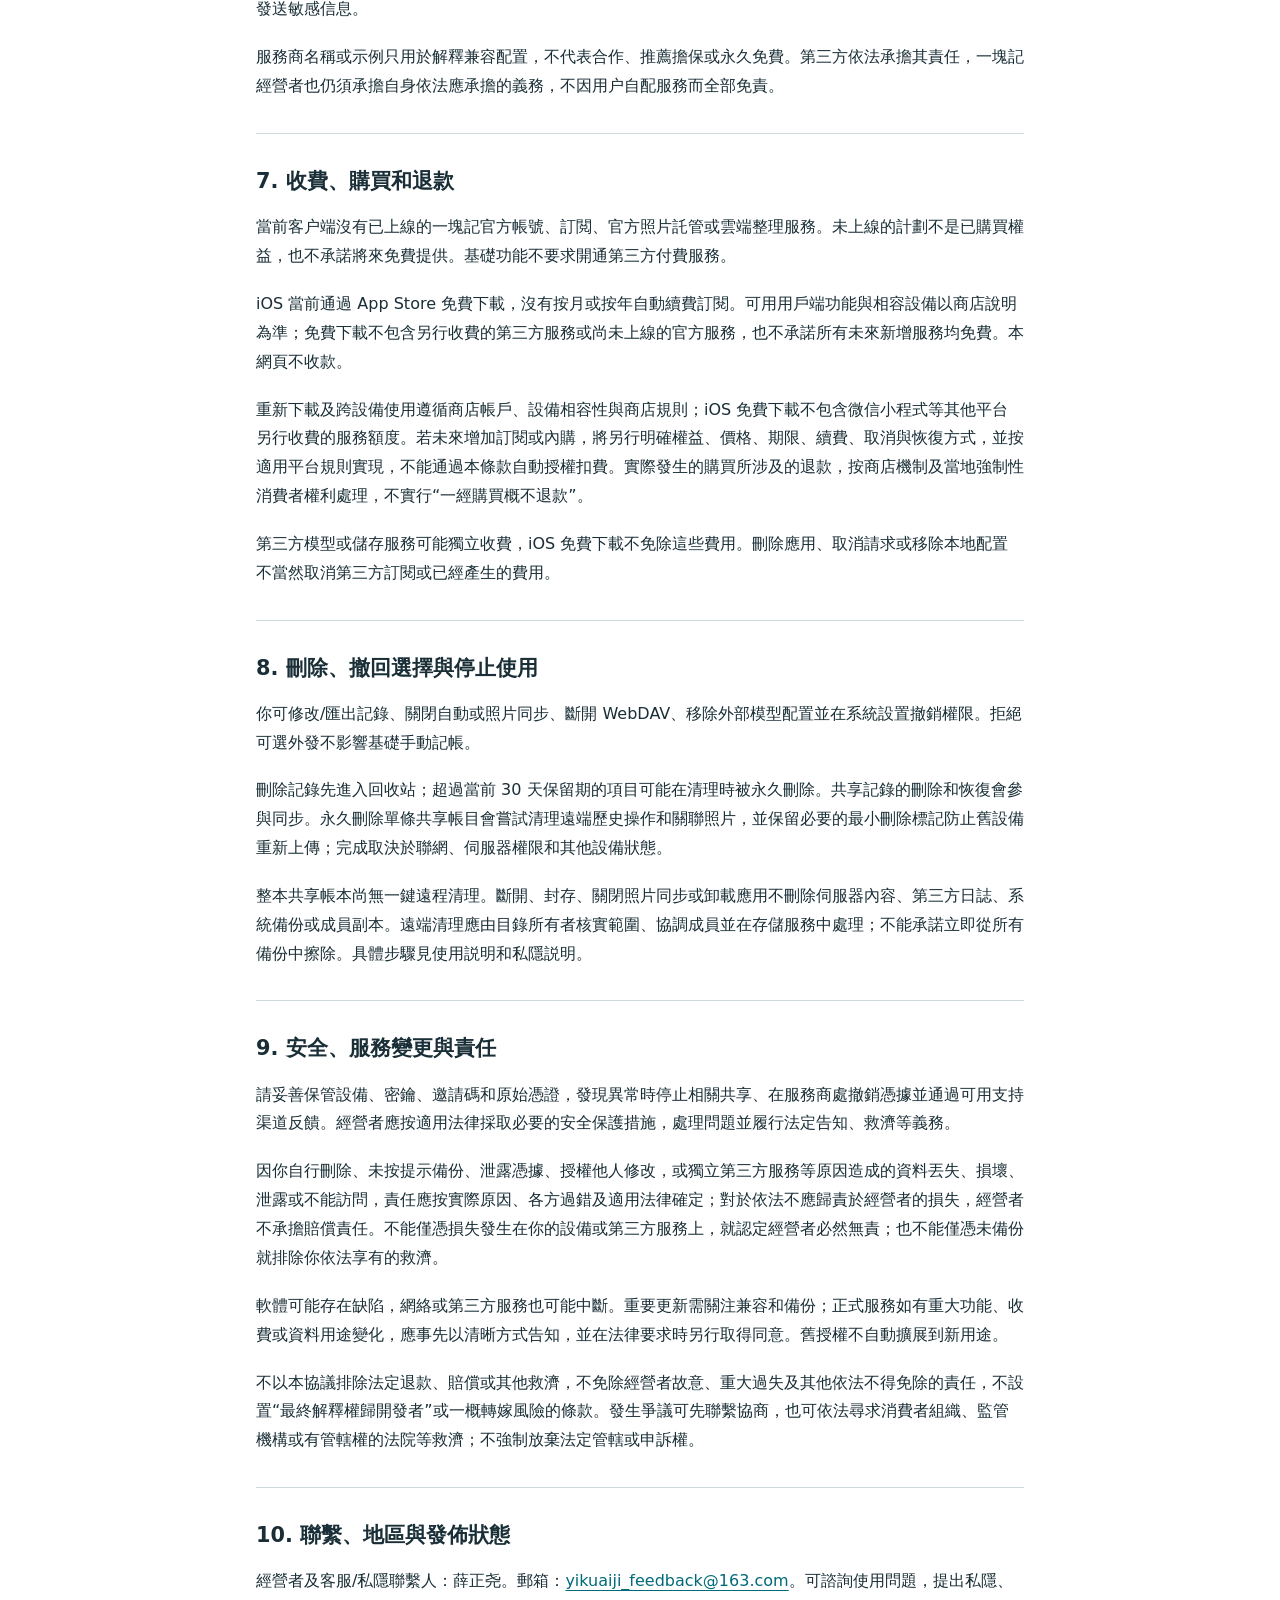
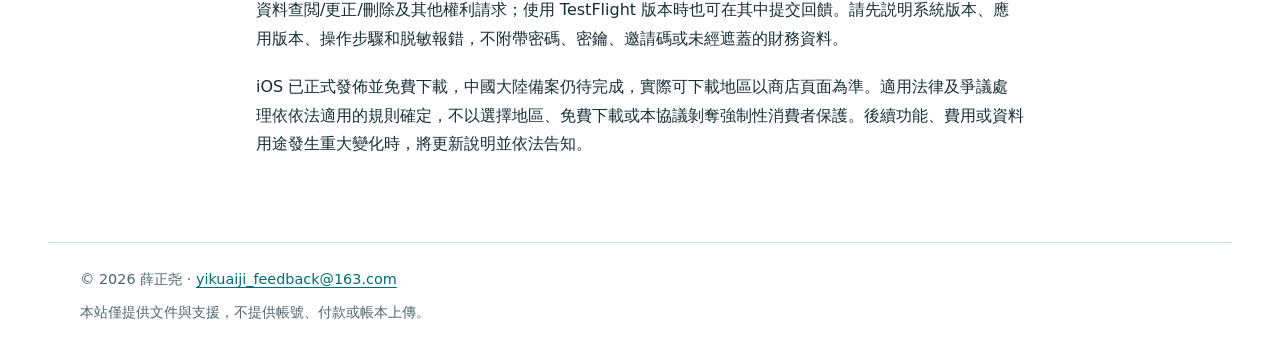
<file: terms-zh-Hant.html>
<!doctype html>
<html lang="zh-Hant">
<head>
<meta charset="utf-8">
<meta name="viewport" content="width=device-width, initial-scale=1">
<meta name="referrer" content="no-referrer">
<meta http-equiv="Content-Security-Policy" content="default-src 'none'; style-src 'self'; img-src 'self'; base-uri 'none'; form-action 'none'">
<title>一塊記用户協議 · YiKuaiJi</title>
<meta name="description" content="一塊記使用教學、資料與私隱說明、用戶協議及官方支援聯絡方式。">
<link rel="alternate" hreflang="zh-Hans" href="terms.html">
<link rel="alternate" hreflang="en" href="terms-en.html">
<link rel="alternate" hreflang="zh-Hant" href="terms-zh-Hant.html">
<link rel="stylesheet" href="styles.css">
</head>
<body>
<a class="skip" href="#main">跳至正文</a>
<header><a class="brand" href="index-zh-Hant.html">一塊記</a>
<nav class="languages" aria-label="語言"><a lang="zh-Hans" hreflang="zh-Hans" href="terms.html">简体中文</a>
<a lang="en" hreflang="en" href="terms-en.html">English</a>
<a lang="zh-Hant" hreflang="zh-Hant" href="terms-zh-Hant.html" aria-current="true">繁體中文</a></nav>
<nav aria-label="文件導覽"><a href="index-zh-Hant.html">支援</a>
<a href="guide-zh-Hant.html">使用教學</a>
<a href="privacy-zh-Hant.html">私隱說明</a>
<a href="terms-zh-Hant.html" aria-current="page">用戶協議</a></nav></header>
<main id="main"><p class="eyebrow">文件與支援</p>
<h1>一塊記用户協議</h1>
<p>平台範圍：本文件描述 Flutter 用戶端。微信小程式測試版採用微信雲端開發、可選手機／雲端 OCR 和獨立按用量額度，其當期規則見小程式內「幫助與隱私」「服務額度」。小程式支付尚在接入，目前不收款；此差異不改變本文所述 iOS／桌面用戶端價格。</p>
<p>修訂日期：2026-09-26。本協議說明目前用戶端的使用邊界。經營者：薛正尧；客服與私隱聯絡信箱：<a href="mailto:yikuaiji_feedback@163.com" rel="noreferrer">yikuaiji_feedback@163.com</a>。iOS 已在 App Store 正式發佈，可免費下載；中國大陸目前仍受備案要求限制，實際可下載地區以商店頁面為準。各語言版本均保留用戶依法享有的權利，本次更新不改變收費、資料用途或責任邊界。</p>
<p>重要提示：你依法保有資料權益和使用選擇權，並應自行保護設備、憑據、原始憑證與獨立備份。一塊記不是資料保管、永久備份或恢復擔保服務。資料風險與責任的具體邊界見第 2、3、5、8、9 節；這些提示不減損消費者和個人信息主體依法享有的權利。</p><details class="contents" open><summary>本頁目錄</summary><ul><li><a href="#section-1">1. 服務範圍與協議關係</a></li><li><a href="#section-2">2. 使用資格、內容與他人權利</a></li><li><a href="#section-3">3. 本地保存、草稿與備份</a></li><li><a href="#section-4">4. 識別結果、記錄人和匯率</a></li><li><a href="#section-5">5. WebDAV 共享授權與風險提示</a></li><li><a href="#section-6">6. 第三方模型和存儲服務</a></li><li><a href="#section-7">7. 收費、購買和退款</a></li><li><a href="#section-8">8. 刪除、撤回選擇與停止使用</a></li><li><a href="#section-9">9. 安全、服務變更與責任</a></li><li><a href="#section-10">10. 聯繫、地區與發佈狀態</a></li></ul></details><section aria-labelledby="section-1"><h2 id="section-1">1. 服務範圍與協議關係</h2><p>一塊記是本地優先的日常共享記帳工具，提供手動記錄、設備端識別、草稿、統計、匯入匯出，以及由用户選擇的 WebDAV 同步和外部文字整理。它不代收資金、不替用户轉帳，不是銀行、支付、投資、專業會計或税務服務。</p>
<p>本説明補充當前功能與使用邊界；通過 Apple 分發時，適用的 Apple 標準最終用户許可協議及商店條款仍按其規定適用。本文件不自行替換商店 EULA，也不減損當地法律賦予消費者的強制性權利。閲讀或使用本地記帳不視為同意外發資料。</p></section><section aria-labelledby="section-2"><h2 id="section-2">2. 使用資格、內容與他人權利</h2><p>請僅記錄、匯入及共享你有權處理的內容，不侵犯私隱、著作權或其他合法權益，不利用服務進行違法活動或破壞他人資料。你對自己合法提供的資料依法享有的權益，不因使用一塊記而轉移給開發者；資料涉及其他個人或權利人的，不改變其原有權益。</p>
<p>在適用法律和他人合法權益範圍內，你自主決定資料的記錄、修改、匯出、刪除、備份、分享對象與可選第三方服務。開發者不因你使用本應用而取得將帳目或照片用於廣告、出售、模型訓練或其他無關用途的授權。本條不是把所有信息一概認定為你排他所有，也不允許你替其他成員放棄法定權利。</p>
<p>未成年人應在適用法律要求的監護與授權下使用。不要讓兒童獨立配置付費服務、共享憑據或外發個人信息。本應用不專門面向兒童；涉及未成年人或他人的敏感信息時，應先確認必要性和合法依據，不能僅因自己同意就替他人授權。</p></section><section aria-labelledby="section-3"><h2 id="section-3">3. 本地保存、草稿與備份</h2><p>帳本、帳目、草稿、照片及設置主要保存在設備中。正常退出編輯器會嘗試保留草稿，但斷電、存儲故障、系統結束進程或卸載可能導致資料無法恢復。請保留重要原始憑證，並定期驗證獨立備份。</p>
<p>你應自行管理設備解鎖和訪問權限、保存位置、共享成員、服務帳號、密鑰與邀請碼，並在升級、換機、卸載、批量刪除或強制上傳前檢查備份。請分別保存照片原件與必要憑據，並實際驗證匯入和恢復；不要把唯一副本交給同步目錄或僅依賴草稿。</p>
<p>當前沒有由經營者代為託管或持續備份的官方帳本服務，經營者通常不持有你的本地資料和解密憑據，無法承諾在遺失設備、刪除文件、丟失密鑰或服務商中斷後恢復資料。下載或使用應用不包含資料託管、災難恢復或永久可用的保證；這不免除經營者對軟體質量、安全及其他事項依法應承擔的責任。</p>
<p>當前 JSON&#47;CSV 匯出不是完整應用備份，不打包照片或所有草稿、密鑰及設置。設備系統備份可能另行保存應用資料，具體取決於系統和你的設置。我們不應以“本地優先”承諾資料絕不離開設備。</p></section><section aria-labelledby="section-4"><h2 id="section-4">4. 識別結果、記錄人和匯率</h2><p>OCR、端側模型和外部模型只生成待確認內容，可能漏讀、誤讀或產生不存在的信息。請在確認保存前核對日期、幣種、金額、商户及分類，不將其視為專業建議或唯一帳務憑證。</p>
<p>介面中的付款人（記錄人）主要來自記錄作者信息，不構成身份驗證、實際付款證明或成員之間債權債務的確認。統計使用已保存的金額與匯率，結果不等於銀行對帳。</p>
<p>自動匯率來自歐洲中央銀行（ECB）每日參考資料；應用會進行交叉換算，屬於對來源信息的修改。參考匯率不代表真實成交、手續費或未來走勢。來源與條款分別為 <a href="https:&#47;&#47;www.ecb.europa.eu&#47;stats&#47;policy_and_exchange_rates&#47;euro_reference_exchange_rates&#47;html&#47;index.en.html" rel="noreferrer">https:&#47;&#47;www.ecb.europa.eu&#47;stats&#47;policy_and_exchange_rates&#47;euro_reference_exchange_rates&#47;html&#47;index.en.html</a> 和 <a href="https:&#47;&#47;www.ecb.europa.eu&#47;services&#47;disclaimer&#47;html&#47;index.en.html" rel="noreferrer">https:&#47;&#47;www.ecb.europa.eu&#47;services&#47;disclaimer&#47;html&#47;index.en.html</a> 。</p></section><section aria-labelledby="section-5"><h2 id="section-5">5. WebDAV 共享授權與風險提示</h2><p>配置共享後，用户可手動預覽確認同步，也可主動使用快捷同步或開啓前台自動同步。快捷&#47;自動同步在無衝突時不逐次展示完整清單。同步傳輸的是加密操作記錄而非整個資料庫文件；照片默認不上傳，只有該設備相應帳本的照片同步開啓後才傳輸。</p>
<p>能訪問遠端目錄且持有共享密鑰的成員，可以解密並複製共享內容，也可能修改或刪除它。普通邀請碼包含密鑰；快速邀請還包含由數字口令保護的服務地址、帳號及密碼，不是自動過期或可單獨撤銷的邀請。應僅向可信成員私下提供，並儘量使用限於專用目錄的獨立憑據。</p>
<p>當前不提供逐成員權限管理、成員移除和密鑰輪換介面；應用內斷開不等於服務端撤權。加密降低未經授權讀取的風險，不保證絕對安全，也不能收回成員已下載的副本。</p></section><section aria-labelledby="section-6"><h2 id="section-6">6. 第三方模型和存儲服務</h2><p>外部模型整理須由用户主動請求並在發送前確認目標服務與模型；批量請求的確認適用於所選批次。發送內容包含 OCR 文字塊及編號、條碼&#47;二維碼候選、提示詞和模型參數，不附帶原始照片；文字本身仍可能是個人或敏感信息。API Key 會作為認證憑據發送給你配置的服務，不是“永不離機”。</p>
<p>獲取模型列表&#47;測試連接也會訪問該服務並攜帶認證憑據，但不發送真實小票。存儲和模型服務可能記錄網絡信息、保存請求或收費，具體須核對其實際條款、處理地區和你的帳號設置。不要向無法核實保護措施的服務發送敏感信息。</p>
<p>服務商名稱或示例只用於解釋兼容配置，不代表合作、推薦擔保或永久免費。第三方依法承擔其責任，一塊記經營者也仍須承擔自身依法應承擔的義務，不因用户自配服務而全部免責。</p></section><section aria-labelledby="section-7"><h2 id="section-7">7. 收費、購買和退款</h2><p>當前客户端沒有已上線的一塊記官方帳號、訂閲、官方照片託管或雲端整理服務。未上線的計劃不是已購買權益，也不承諾將來免費提供。基礎功能不要求開通第三方付費服務。</p>
<p>iOS 當前通過 App Store 免費下載，沒有按月或按年自動續費訂閱。可用用戶端功能與相容設備以商店說明為準；免費下載不包含另行收費的第三方服務或尚未上線的官方服務，也不承諾所有未來新增服務均免費。本網頁不收款。</p>
<p>重新下載及跨設備使用遵循商店帳戶、設備相容性與商店規則；iOS 免費下載不包含微信小程式等其他平台另行收費的服務額度。若未來增加訂閱或內購，將另行明確權益、價格、期限、續費、取消與恢復方式，並按適用平台規則實現，不能通過本條款自動授權扣費。實際發生的購買所涉及的退款，按商店機制及當地強制性消費者權利處理，不實行“一經購買概不退款”。</p>
<p>第三方模型或儲存服務可能獨立收費，iOS 免費下載不免除這些費用。刪除應用、取消請求或移除本地配置不當然取消第三方訂閱或已經產生的費用。</p></section><section aria-labelledby="section-8"><h2 id="section-8">8. 刪除、撤回選擇與停止使用</h2><p>你可修改&#47;匯出記錄、關閉自動或照片同步、斷開 WebDAV、移除外部模型配置並在系統設置撤銷權限。拒絕可選外發不影響基礎手動記帳。</p>
<p>刪除記錄先進入回收站；超過當前 30 天保留期的項目可能在清理時被永久刪除。共享記錄的刪除和恢復會參與同步。永久刪除單條共享帳目會嘗試清理遠端歷史操作和關聯照片，並保留必要的最小刪除標記防止舊設備重新上傳；完成取決於聯網、伺服器權限和其他設備狀態。</p>
<p>整本共享帳本尚無一鍵遠程清理。斷開、封存、關閉照片同步或卸載應用不刪除伺服器內容、第三方日誌、系統備份或成員副本。遠端清理應由目錄所有者核實範圍、協調成員並在存儲服務中處理；不能承諾立即從所有備份中擦除。具體步驟見使用説明和私隱説明。</p></section><section aria-labelledby="section-9"><h2 id="section-9">9. 安全、服務變更與責任</h2><p>請妥善保管設備、密鑰、邀請碼和原始憑證，發現異常時停止相關共享、在服務商處撤銷憑據並通過可用支持渠道反饋。經營者應按適用法律採取必要的安全保護措施，處理問題並履行法定告知、救濟等義務。</p>
<p>因你自行刪除、未按提示備份、泄露憑據、授權他人修改，或獨立第三方服務等原因造成的資料丟失、損壞、泄露或不能訪問，責任應按實際原因、各方過錯及適用法律確定；對於依法不應歸責於經營者的損失，經營者不承擔賠償責任。不能僅憑損失發生在你的設備或第三方服務上，就認定經營者必然無責；也不能僅憑未備份就排除你依法享有的救濟。</p>
<p>軟體可能存在缺陷，網絡或第三方服務也可能中斷。重要更新需關注兼容和備份；正式服務如有重大功能、收費或資料用途變化，應事先以清晰方式告知，並在法律要求時另行取得同意。舊授權不自動擴展到新用途。</p>
<p>不以本協議排除法定退款、賠償或其他救濟，不免除經營者故意、重大過失及其他依法不得免除的責任，不設置“最終解釋權歸開發者”或一概轉嫁風險的條款。發生爭議可先聯繫協商，也可依法尋求消費者組織、監管機構或有管轄權的法院等救濟；不強制放棄法定管轄或申訴權。</p></section><section aria-labelledby="section-10"><h2 id="section-10">10. 聯繫、地區與發佈狀態</h2><p>經營者及客服&#47;私隱聯繫人：薛正尧。郵箱：<a href="mailto:yikuaiji_feedback@163.com" rel="noreferrer">yikuaiji_feedback@163.com</a>。可諮詢使用問題，提出私隱、資料查閲&#47;更正&#47;刪除及其他權利請求；使用 TestFlight 版本時也可在其中提交回饋。請先説明系統版本、應用版本、操作步驟和脱敏報錯，不附帶密碼、密鑰、邀請碼或未經遮蓋的財務資料。</p>
<p>iOS 已正式發佈並免費下載，中國大陸備案仍待完成，實際可下載地區以商店頁面為準。適用法律及爭議處理依依法適用的規則確定，不以選擇地區、免費下載或本協議剝奪強制性消費者保護。後續功能、費用或資料用途發生重大變化時，將更新說明並依法告知。</p></section>
</main>
<footer>© 2026 薛正尧 · <a href="mailto:yikuaiji_feedback@163.com">yikuaiji_feedback@163.com</a>
<p>本站僅提供文件與支援，不提供帳號、付款或帳本上傳。</p></footer>
</body></html>
</file>
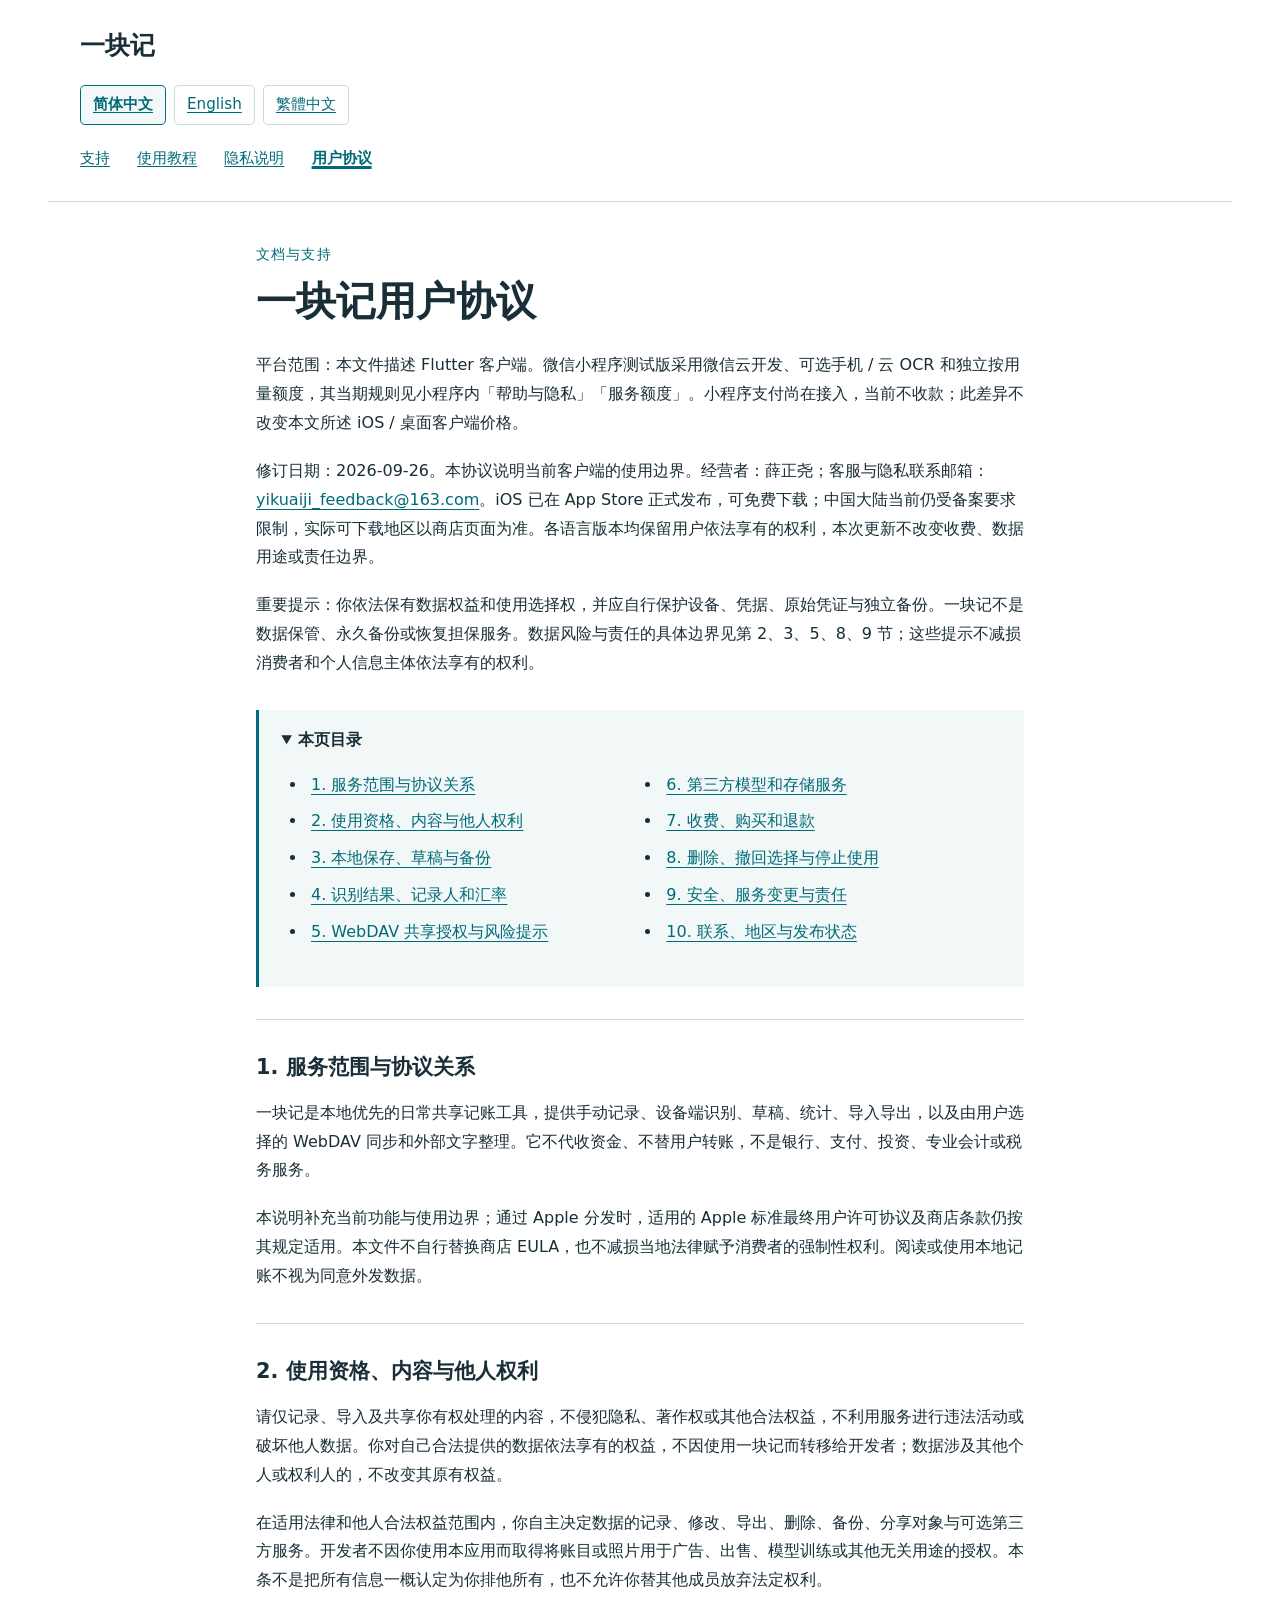
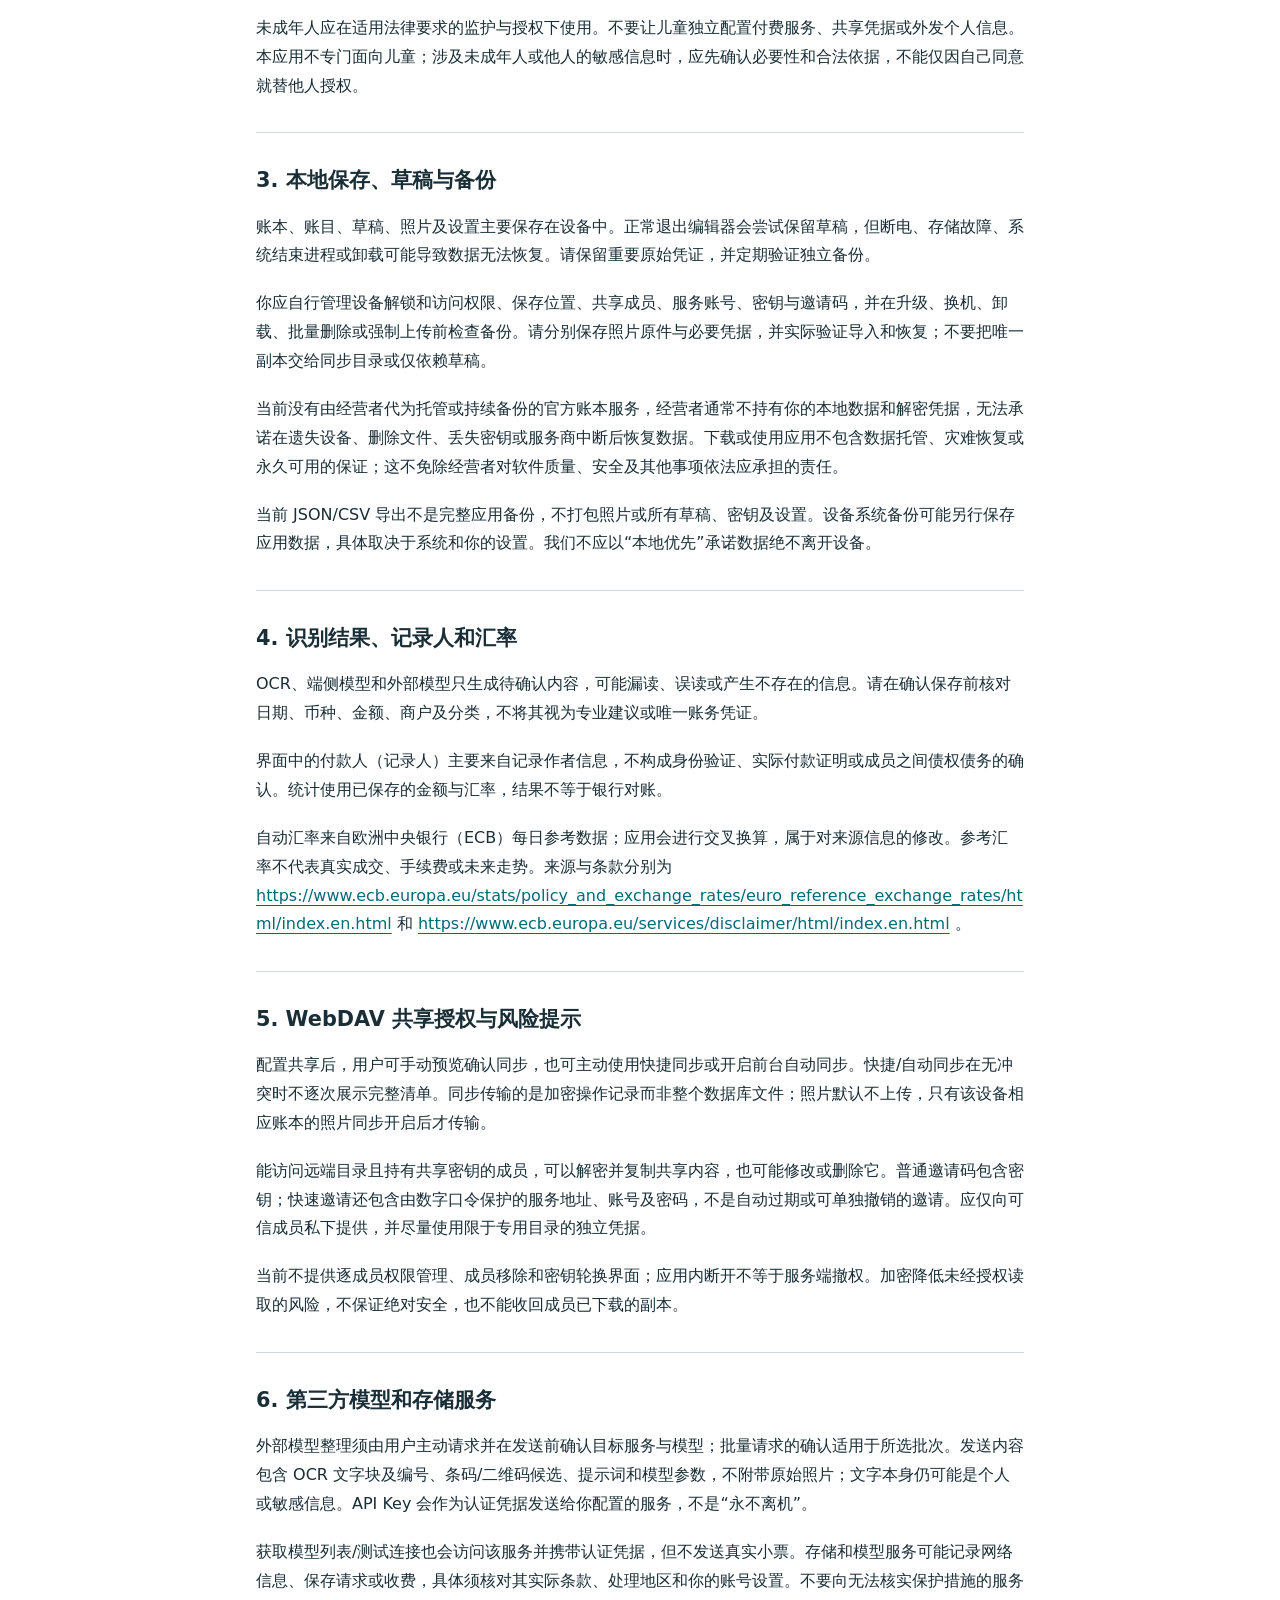
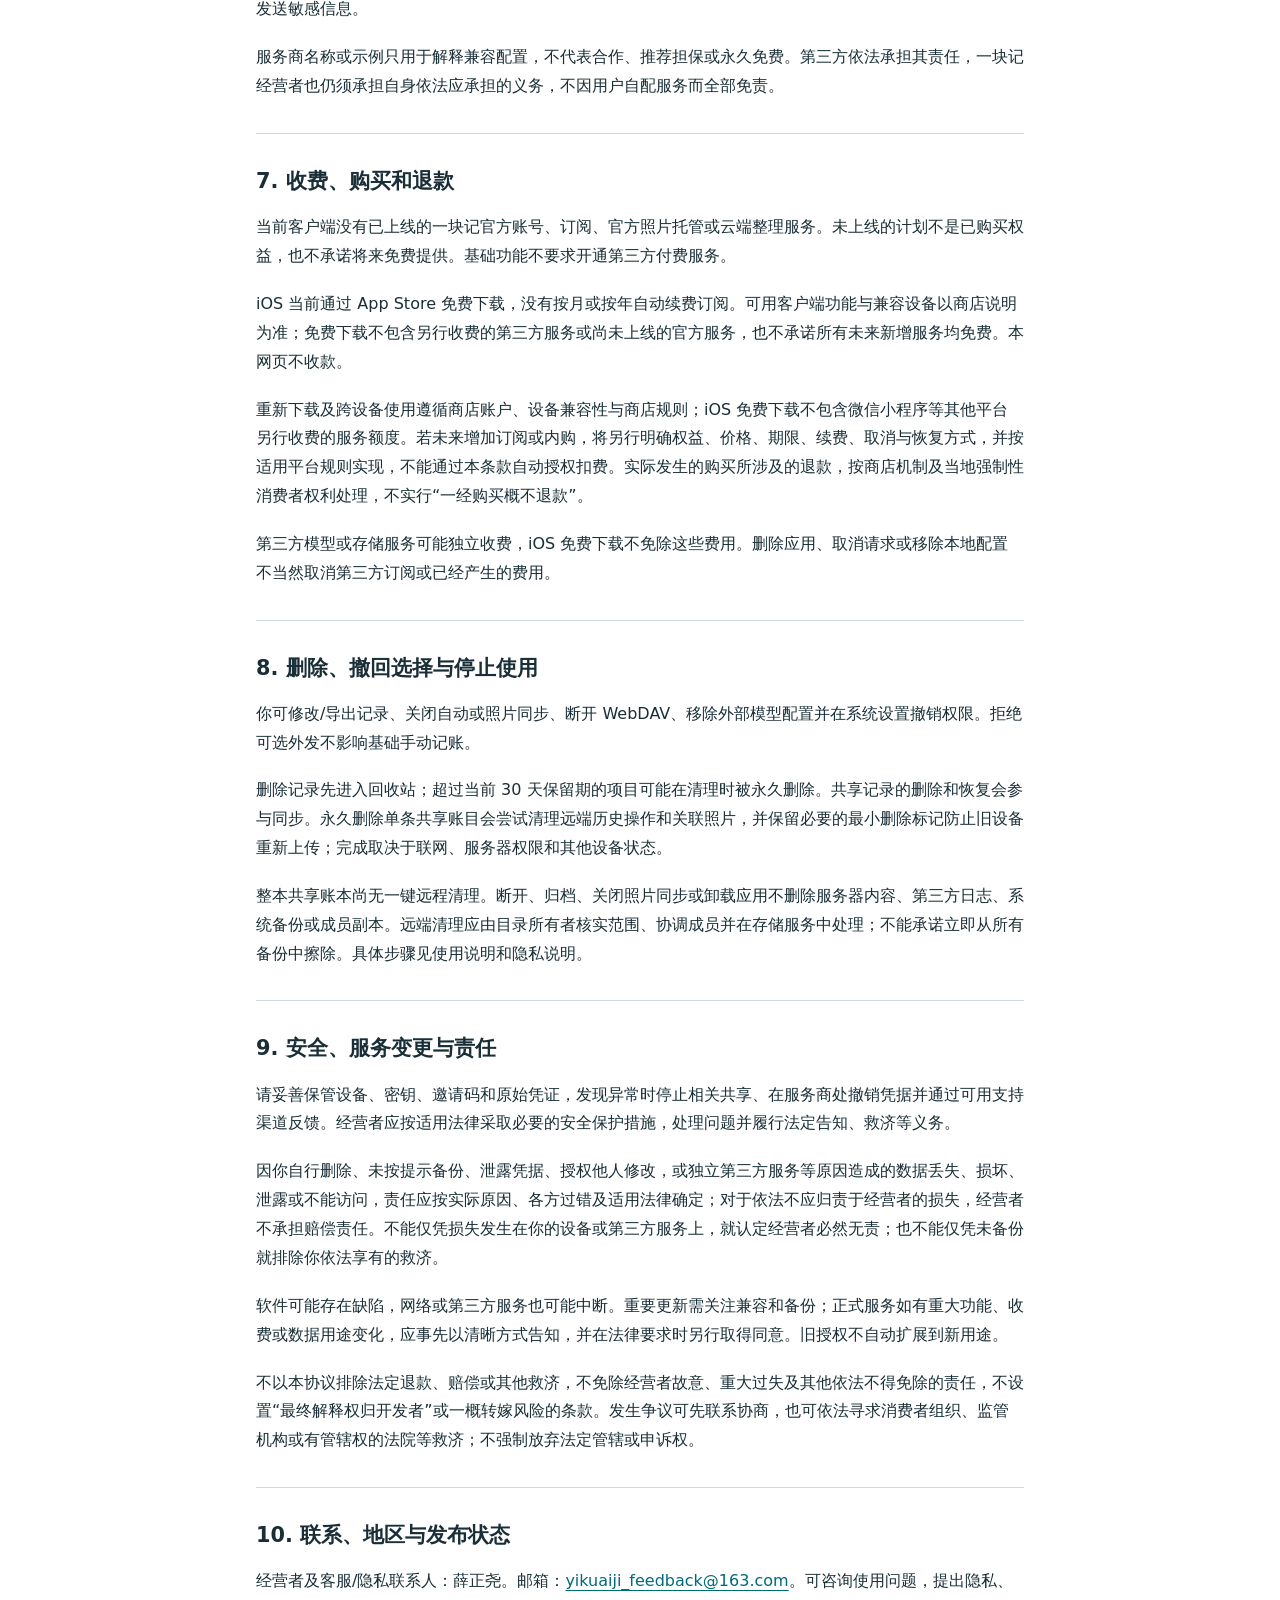
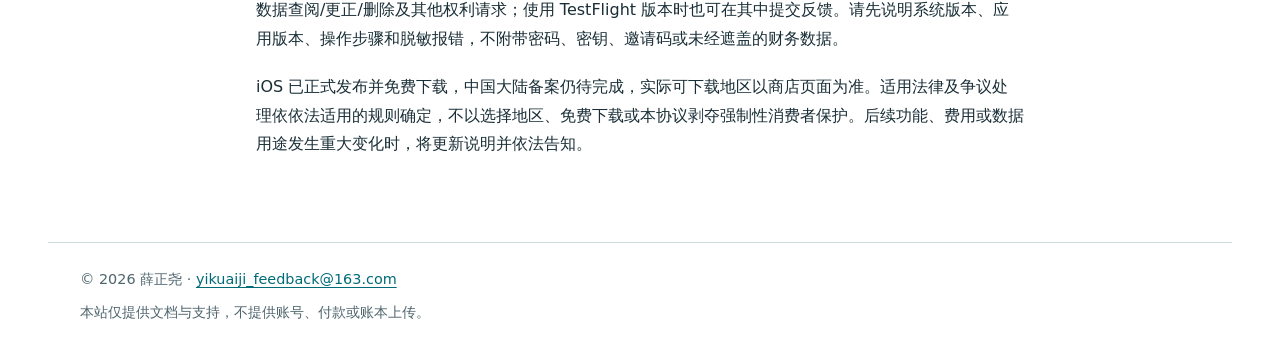
<file: terms.html>
<!doctype html>
<html lang="zh-Hans">
<head>
<meta charset="utf-8">
<meta name="viewport" content="width=device-width, initial-scale=1">
<meta name="referrer" content="no-referrer">
<meta http-equiv="Content-Security-Policy" content="default-src 'none'; style-src 'self'; img-src 'self'; base-uri 'none'; form-action 'none'">
<title>一块记用户协议 · YiKuaiJi</title>
<meta name="description" content="一块记使用教程、数据与隐私说明、用户协议及官方支持联系方式。">
<link rel="alternate" hreflang="zh-Hans" href="terms.html">
<link rel="alternate" hreflang="en" href="terms-en.html">
<link rel="alternate" hreflang="zh-Hant" href="terms-zh-Hant.html">
<link rel="stylesheet" href="styles.css">
</head>
<body>
<a class="skip" href="#main">跳转到正文</a>
<header><a class="brand" href="index.html">一块记</a>
<nav class="languages" aria-label="语言"><a lang="zh-Hans" hreflang="zh-Hans" href="terms.html" aria-current="true">简体中文</a>
<a lang="en" hreflang="en" href="terms-en.html">English</a>
<a lang="zh-Hant" hreflang="zh-Hant" href="terms-zh-Hant.html">繁體中文</a></nav>
<nav aria-label="文档导航"><a href="index.html">支持</a>
<a href="guide.html">使用教程</a>
<a href="privacy.html">隐私说明</a>
<a href="terms.html" aria-current="page">用户协议</a></nav></header>
<main id="main"><p class="eyebrow">文档与支持</p>
<h1>一块记用户协议</h1>
<p>平台范围：本文件描述 Flutter 客户端。微信小程序测试版采用微信云开发、可选手机 &#47; 云 OCR 和独立按用量额度，其当期规则见小程序内「帮助与隐私」「服务额度」。小程序支付尚在接入，当前不收款；此差异不改变本文所述 iOS &#47; 桌面客户端价格。</p>
<p>修订日期：2026-09-26。本协议说明当前客户端的使用边界。经营者：薛正尧；客服与隐私联系邮箱：<a href="mailto:yikuaiji_feedback@163.com" rel="noreferrer">yikuaiji_feedback@163.com</a>。iOS 已在 App Store 正式发布，可免费下载；中国大陆当前仍受备案要求限制，实际可下载地区以商店页面为准。各语言版本均保留用户依法享有的权利，本次更新不改变收费、数据用途或责任边界。</p>
<p>重要提示：你依法保有数据权益和使用选择权，并应自行保护设备、凭据、原始凭证与独立备份。一块记不是数据保管、永久备份或恢复担保服务。数据风险与责任的具体边界见第 2、3、5、8、9 节；这些提示不减损消费者和个人信息主体依法享有的权利。</p><details class="contents" open><summary>本页目录</summary><ul><li><a href="#section-1">1. 服务范围与协议关系</a></li><li><a href="#section-2">2. 使用资格、内容与他人权利</a></li><li><a href="#section-3">3. 本地保存、草稿与备份</a></li><li><a href="#section-4">4. 识别结果、记录人和汇率</a></li><li><a href="#section-5">5. WebDAV 共享授权与风险提示</a></li><li><a href="#section-6">6. 第三方模型和存储服务</a></li><li><a href="#section-7">7. 收费、购买和退款</a></li><li><a href="#section-8">8. 删除、撤回选择与停止使用</a></li><li><a href="#section-9">9. 安全、服务变更与责任</a></li><li><a href="#section-10">10. 联系、地区与发布状态</a></li></ul></details><section aria-labelledby="section-1"><h2 id="section-1">1. 服务范围与协议关系</h2><p>一块记是本地优先的日常共享记账工具，提供手动记录、设备端识别、草稿、统计、导入导出，以及由用户选择的 WebDAV 同步和外部文字整理。它不代收资金、不替用户转账，不是银行、支付、投资、专业会计或税务服务。</p>
<p>本说明补充当前功能与使用边界；通过 Apple 分发时，适用的 Apple 标准最终用户许可协议及商店条款仍按其规定适用。本文件不自行替换商店 EULA，也不减损当地法律赋予消费者的强制性权利。阅读或使用本地记账不视为同意外发数据。</p></section><section aria-labelledby="section-2"><h2 id="section-2">2. 使用资格、内容与他人权利</h2><p>请仅记录、导入及共享你有权处理的内容，不侵犯隐私、著作权或其他合法权益，不利用服务进行违法活动或破坏他人数据。你对自己合法提供的数据依法享有的权益，不因使用一块记而转移给开发者；数据涉及其他个人或权利人的，不改变其原有权益。</p>
<p>在适用法律和他人合法权益范围内，你自主决定数据的记录、修改、导出、删除、备份、分享对象与可选第三方服务。开发者不因你使用本应用而取得将账目或照片用于广告、出售、模型训练或其他无关用途的授权。本条不是把所有信息一概认定为你排他所有，也不允许你替其他成员放弃法定权利。</p>
<p>未成年人应在适用法律要求的监护与授权下使用。不要让儿童独立配置付费服务、共享凭据或外发个人信息。本应用不专门面向儿童；涉及未成年人或他人的敏感信息时，应先确认必要性和合法依据，不能仅因自己同意就替他人授权。</p></section><section aria-labelledby="section-3"><h2 id="section-3">3. 本地保存、草稿与备份</h2><p>账本、账目、草稿、照片及设置主要保存在设备中。正常退出编辑器会尝试保留草稿，但断电、存储故障、系统结束进程或卸载可能导致数据无法恢复。请保留重要原始凭证，并定期验证独立备份。</p>
<p>你应自行管理设备解锁和访问权限、保存位置、共享成员、服务账号、密钥与邀请码，并在升级、换机、卸载、批量删除或强制上传前检查备份。请分别保存照片原件与必要凭据，并实际验证导入和恢复；不要把唯一副本交给同步目录或仅依赖草稿。</p>
<p>当前没有由经营者代为托管或持续备份的官方账本服务，经营者通常不持有你的本地数据和解密凭据，无法承诺在遗失设备、删除文件、丢失密钥或服务商中断后恢复数据。下载或使用应用不包含数据托管、灾难恢复或永久可用的保证；这不免除经营者对软件质量、安全及其他事项依法应承担的责任。</p>
<p>当前 JSON&#47;CSV 导出不是完整应用备份，不打包照片或所有草稿、密钥及设置。设备系统备份可能另行保存应用数据，具体取决于系统和你的设置。我们不应以“本地优先”承诺数据绝不离开设备。</p></section><section aria-labelledby="section-4"><h2 id="section-4">4. 识别结果、记录人和汇率</h2><p>OCR、端侧模型和外部模型只生成待确认内容，可能漏读、误读或产生不存在的信息。请在确认保存前核对日期、币种、金额、商户及分类，不将其视为专业建议或唯一账务凭证。</p>
<p>界面中的付款人（记录人）主要来自记录作者信息，不构成身份验证、实际付款证明或成员之间债权债务的确认。统计使用已保存的金额与汇率，结果不等于银行对账。</p>
<p>自动汇率来自欧洲中央银行（ECB）每日参考数据；应用会进行交叉换算，属于对来源信息的修改。参考汇率不代表真实成交、手续费或未来走势。来源与条款分别为 <a href="https:&#47;&#47;www.ecb.europa.eu&#47;stats&#47;policy_and_exchange_rates&#47;euro_reference_exchange_rates&#47;html&#47;index.en.html" rel="noreferrer">https:&#47;&#47;www.ecb.europa.eu&#47;stats&#47;policy_and_exchange_rates&#47;euro_reference_exchange_rates&#47;html&#47;index.en.html</a> 和 <a href="https:&#47;&#47;www.ecb.europa.eu&#47;services&#47;disclaimer&#47;html&#47;index.en.html" rel="noreferrer">https:&#47;&#47;www.ecb.europa.eu&#47;services&#47;disclaimer&#47;html&#47;index.en.html</a> 。</p></section><section aria-labelledby="section-5"><h2 id="section-5">5. WebDAV 共享授权与风险提示</h2><p>配置共享后，用户可手动预览确认同步，也可主动使用快捷同步或开启前台自动同步。快捷&#47;自动同步在无冲突时不逐次展示完整清单。同步传输的是加密操作记录而非整个数据库文件；照片默认不上传，只有该设备相应账本的照片同步开启后才传输。</p>
<p>能访问远端目录且持有共享密钥的成员，可以解密并复制共享内容，也可能修改或删除它。普通邀请码包含密钥；快速邀请还包含由数字口令保护的服务地址、账号及密码，不是自动过期或可单独撤销的邀请。应仅向可信成员私下提供，并尽量使用限于专用目录的独立凭据。</p>
<p>当前不提供逐成员权限管理、成员移除和密钥轮换界面；应用内断开不等于服务端撤权。加密降低未经授权读取的风险，不保证绝对安全，也不能收回成员已下载的副本。</p></section><section aria-labelledby="section-6"><h2 id="section-6">6. 第三方模型和存储服务</h2><p>外部模型整理须由用户主动请求并在发送前确认目标服务与模型；批量请求的确认适用于所选批次。发送内容包含 OCR 文字块及编号、条码&#47;二维码候选、提示词和模型参数，不附带原始照片；文字本身仍可能是个人或敏感信息。API Key 会作为认证凭据发送给你配置的服务，不是“永不离机”。</p>
<p>获取模型列表&#47;测试连接也会访问该服务并携带认证凭据，但不发送真实小票。存储和模型服务可能记录网络信息、保存请求或收费，具体须核对其实际条款、处理地区和你的账号设置。不要向无法核实保护措施的服务发送敏感信息。</p>
<p>服务商名称或示例只用于解释兼容配置，不代表合作、推荐担保或永久免费。第三方依法承担其责任，一块记经营者也仍须承担自身依法应承担的义务，不因用户自配服务而全部免责。</p></section><section aria-labelledby="section-7"><h2 id="section-7">7. 收费、购买和退款</h2><p>当前客户端没有已上线的一块记官方账号、订阅、官方照片托管或云端整理服务。未上线的计划不是已购买权益，也不承诺将来免费提供。基础功能不要求开通第三方付费服务。</p>
<p>iOS 当前通过 App Store 免费下载，没有按月或按年自动续费订阅。可用客户端功能与兼容设备以商店说明为准；免费下载不包含另行收费的第三方服务或尚未上线的官方服务，也不承诺所有未来新增服务均免费。本网页不收款。</p>
<p>重新下载及跨设备使用遵循商店账户、设备兼容性与商店规则；iOS 免费下载不包含微信小程序等其他平台另行收费的服务额度。若未来增加订阅或内购，将另行明确权益、价格、期限、续费、取消与恢复方式，并按适用平台规则实现，不能通过本条款自动授权扣费。实际发生的购买所涉及的退款，按商店机制及当地强制性消费者权利处理，不实行“一经购买概不退款”。</p>
<p>第三方模型或存储服务可能独立收费，iOS 免费下载不免除这些费用。删除应用、取消请求或移除本地配置不当然取消第三方订阅或已经产生的费用。</p></section><section aria-labelledby="section-8"><h2 id="section-8">8. 删除、撤回选择与停止使用</h2><p>你可修改&#47;导出记录、关闭自动或照片同步、断开 WebDAV、移除外部模型配置并在系统设置撤销权限。拒绝可选外发不影响基础手动记账。</p>
<p>删除记录先进入回收站；超过当前 30 天保留期的项目可能在清理时被永久删除。共享记录的删除和恢复会参与同步。永久删除单条共享账目会尝试清理远端历史操作和关联照片，并保留必要的最小删除标记防止旧设备重新上传；完成取决于联网、服务器权限和其他设备状态。</p>
<p>整本共享账本尚无一键远程清理。断开、归档、关闭照片同步或卸载应用不删除服务器内容、第三方日志、系统备份或成员副本。远端清理应由目录所有者核实范围、协调成员并在存储服务中处理；不能承诺立即从所有备份中擦除。具体步骤见使用说明和隐私说明。</p></section><section aria-labelledby="section-9"><h2 id="section-9">9. 安全、服务变更与责任</h2><p>请妥善保管设备、密钥、邀请码和原始凭证，发现异常时停止相关共享、在服务商处撤销凭据并通过可用支持渠道反馈。经营者应按适用法律采取必要的安全保护措施，处理问题并履行法定告知、救济等义务。</p>
<p>因你自行删除、未按提示备份、泄露凭据、授权他人修改，或独立第三方服务等原因造成的数据丢失、损坏、泄露或不能访问，责任应按实际原因、各方过错及适用法律确定；对于依法不应归责于经营者的损失，经营者不承担赔偿责任。不能仅凭损失发生在你的设备或第三方服务上，就认定经营者必然无责；也不能仅凭未备份就排除你依法享有的救济。</p>
<p>软件可能存在缺陷，网络或第三方服务也可能中断。重要更新需关注兼容和备份；正式服务如有重大功能、收费或数据用途变化，应事先以清晰方式告知，并在法律要求时另行取得同意。旧授权不自动扩展到新用途。</p>
<p>不以本协议排除法定退款、赔偿或其他救济，不免除经营者故意、重大过失及其他依法不得免除的责任，不设置“最终解释权归开发者”或一概转嫁风险的条款。发生争议可先联系协商，也可依法寻求消费者组织、监管机构或有管辖权的法院等救济；不强制放弃法定管辖或申诉权。</p></section><section aria-labelledby="section-10"><h2 id="section-10">10. 联系、地区与发布状态</h2><p>经营者及客服&#47;隐私联系人：薛正尧。邮箱：<a href="mailto:yikuaiji_feedback@163.com" rel="noreferrer">yikuaiji_feedback@163.com</a>。可咨询使用问题，提出隐私、数据查阅&#47;更正&#47;删除及其他权利请求；使用 TestFlight 版本时也可在其中提交反馈。请先说明系统版本、应用版本、操作步骤和脱敏报错，不附带密码、密钥、邀请码或未经遮盖的财务数据。</p>
<p>iOS 已正式发布并免费下载，中国大陆备案仍待完成，实际可下载地区以商店页面为准。适用法律及争议处理依依法适用的规则确定，不以选择地区、免费下载或本协议剥夺强制性消费者保护。后续功能、费用或数据用途发生重大变化时，将更新说明并依法告知。</p></section>
</main>
<footer>© 2026 薛正尧 · <a href="mailto:yikuaiji_feedback@163.com">yikuaiji_feedback@163.com</a>
<p>本站仅提供文档与支持，不提供账号、付款或账本上传。</p></footer>
</body></html>
</file>
<file: styles.css>
:root {
  color-scheme: light dark;
  --paper: #ffffff;
  --ink: #192e36;
  --muted: #4f656e;
  --line: #ccd9dd;
  --accent: #006b78;
  --surface: #f2f7f8;
  font-family: system-ui, -apple-system, "Segoe UI", "Microsoft YaHei", sans-serif;
  font-size: 100%;
}
* { box-sizing: border-box; }
body { margin: 0; background: var(--paper); color: var(--ink); line-height: 1.8; }
a { color: var(--accent); text-underline-offset: .22em; overflow-wrap: anywhere; }
a:hover { text-decoration-thickness: 2px; }
a:focus-visible, summary:focus-visible { outline: 3px solid var(--accent); outline-offset: 4px; }
header { max-width: 74rem; margin: auto; padding: 1.5rem 2rem; border-bottom: 1px solid var(--line); }
.brand { font-size: 1.55rem; font-weight: 750; text-decoration: none; color: var(--ink); }
.brand span { margin-left: .5rem; font-size: 1rem; font-weight: 500; color: var(--muted); }
nav { display: flex; flex-wrap: wrap; gap: .6rem 1.7rem; margin-top: 1rem; }
nav a { padding: .25rem 0; font-size: .95rem; }
nav [aria-current="page"] { font-weight: 750; text-decoration-thickness: 3px; }
.languages { gap: .5rem; }
.languages a { padding: .35rem .75rem; border: 1px solid var(--line); border-radius: .3rem; }
.languages [aria-current="true"] { background: var(--surface); border-color: var(--accent); font-weight: 750; }
main { max-width: 52rem; margin: auto; padding: 2.5rem 2rem 4rem; overflow-wrap: anywhere; }
.eyebrow { font-size: .9rem; color: var(--accent); letter-spacing: .08em; margin: 0 0 .5rem; }
h1 { font-size: clamp(1.85rem, 5vw, 2.5rem); line-height: 1.3; margin: 0 0 1.5rem; }
h2 { font-size: 1.3rem; line-height: 1.5; margin: 0 0 1rem; scroll-margin-top: 1.5rem; }
p { margin: 0 0 1.2rem; }
section { padding-top: 2rem; margin-top: 2rem; border-top: 1px solid var(--line); }
ol, ul { padding-left: 1.6rem; }
li { padding-left: .25rem; margin-bottom: .75rem; }
.contents { margin-top: 2rem; padding: 1rem 1.4rem; border-left: 3px solid var(--accent); background: var(--surface); }
.contents summary { cursor: pointer; font-weight: 650; }
.contents ul { columns: 2 17rem; }
.contents li { break-inside: avoid; margin-bottom: .5rem; }
footer { max-width: 74rem; margin: auto; border-top: 1px solid var(--line); padding: 1.5rem 2rem; color: var(--muted); font-size: .9rem; }
footer p { margin: .4rem 0 0; }
.skip { position: absolute; top: -10rem; left: 1rem; padding: .8rem; background: var(--paper); }
.skip:focus { top: .5rem; }
@media (max-width: 36rem) { header, footer { padding: 1.2rem; } main { padding: 2rem 1.2rem 3rem; } }
@media (prefers-color-scheme: dark) {
  :root { --paper: #122128; --ink: #eef5f7; --muted: #b7cbd2; --line: #3d565f; --accent: #83d9e3; --surface: #1a3039; }
}
@media print { header, footer, .contents, .skip { display: none; } main { max-width: none; padding: 0; } :root { --paper: white; --ink: black; --accent: black; } }
</file>
